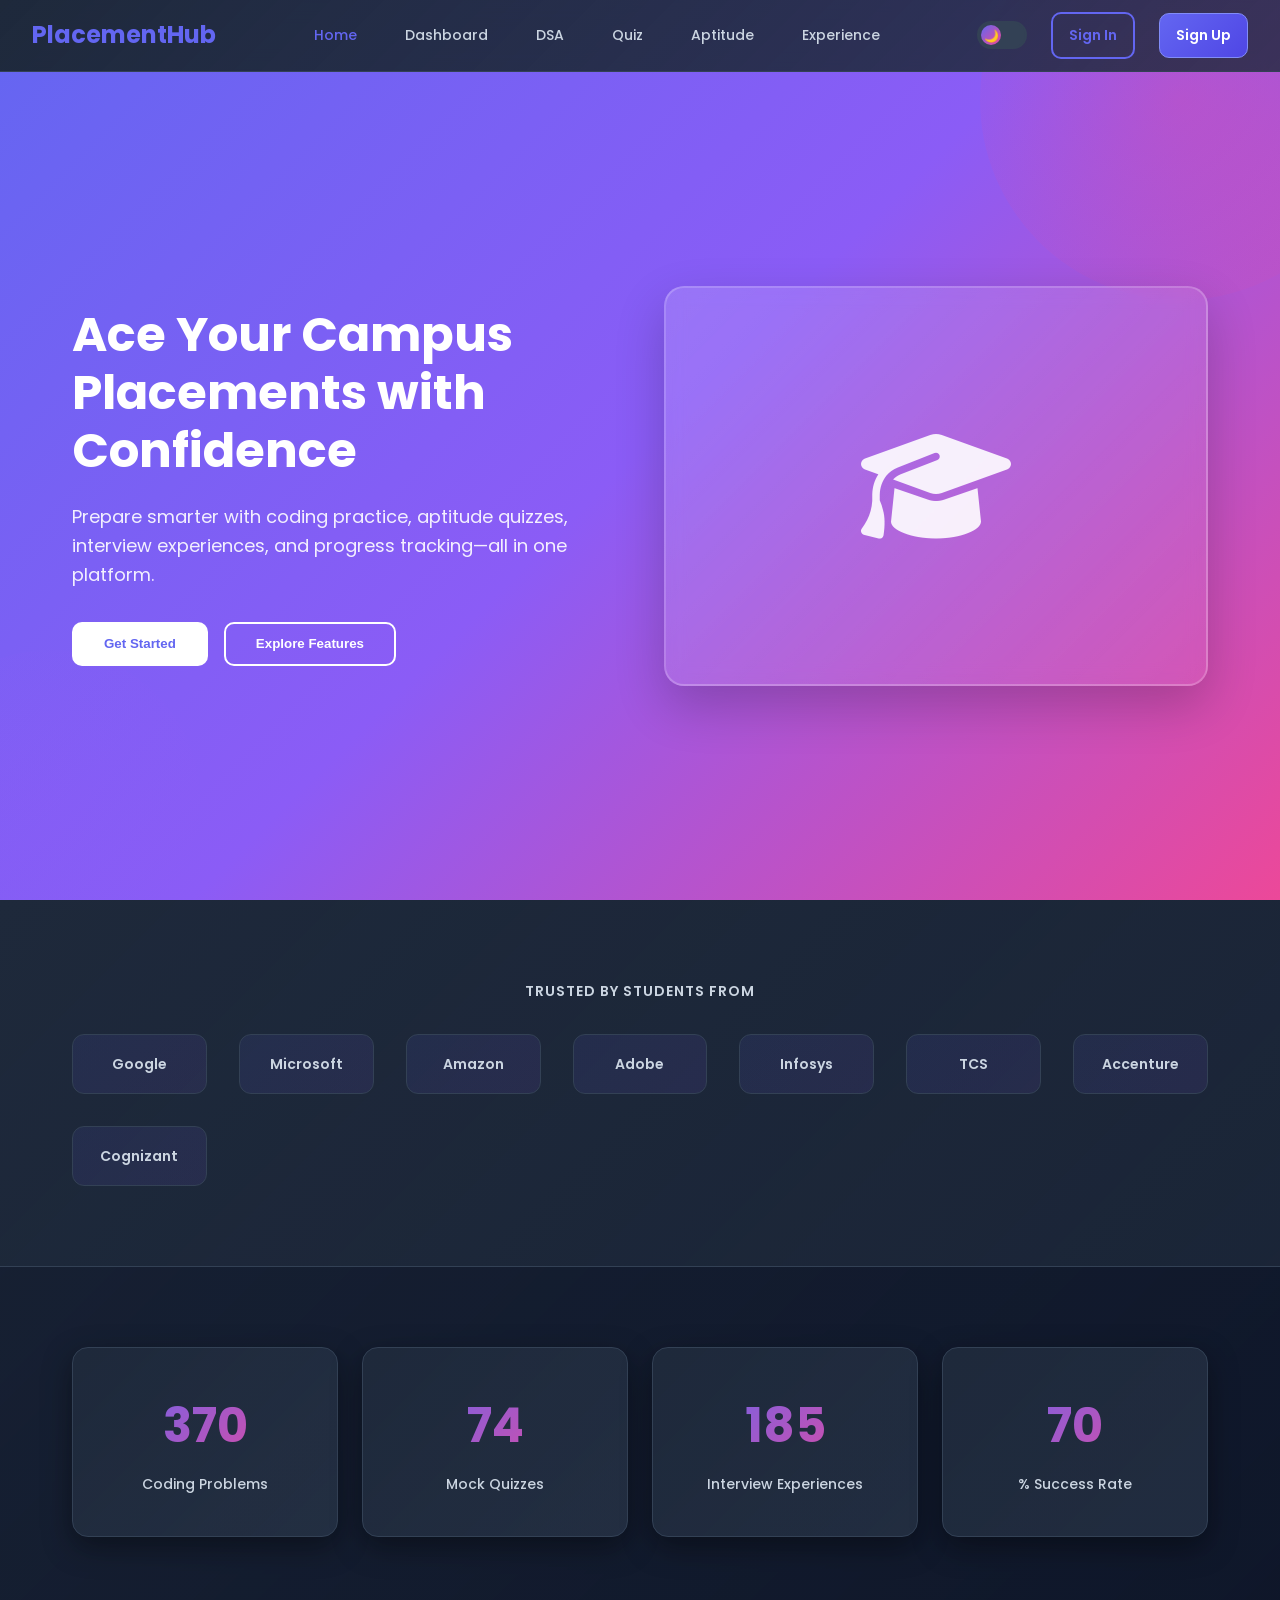
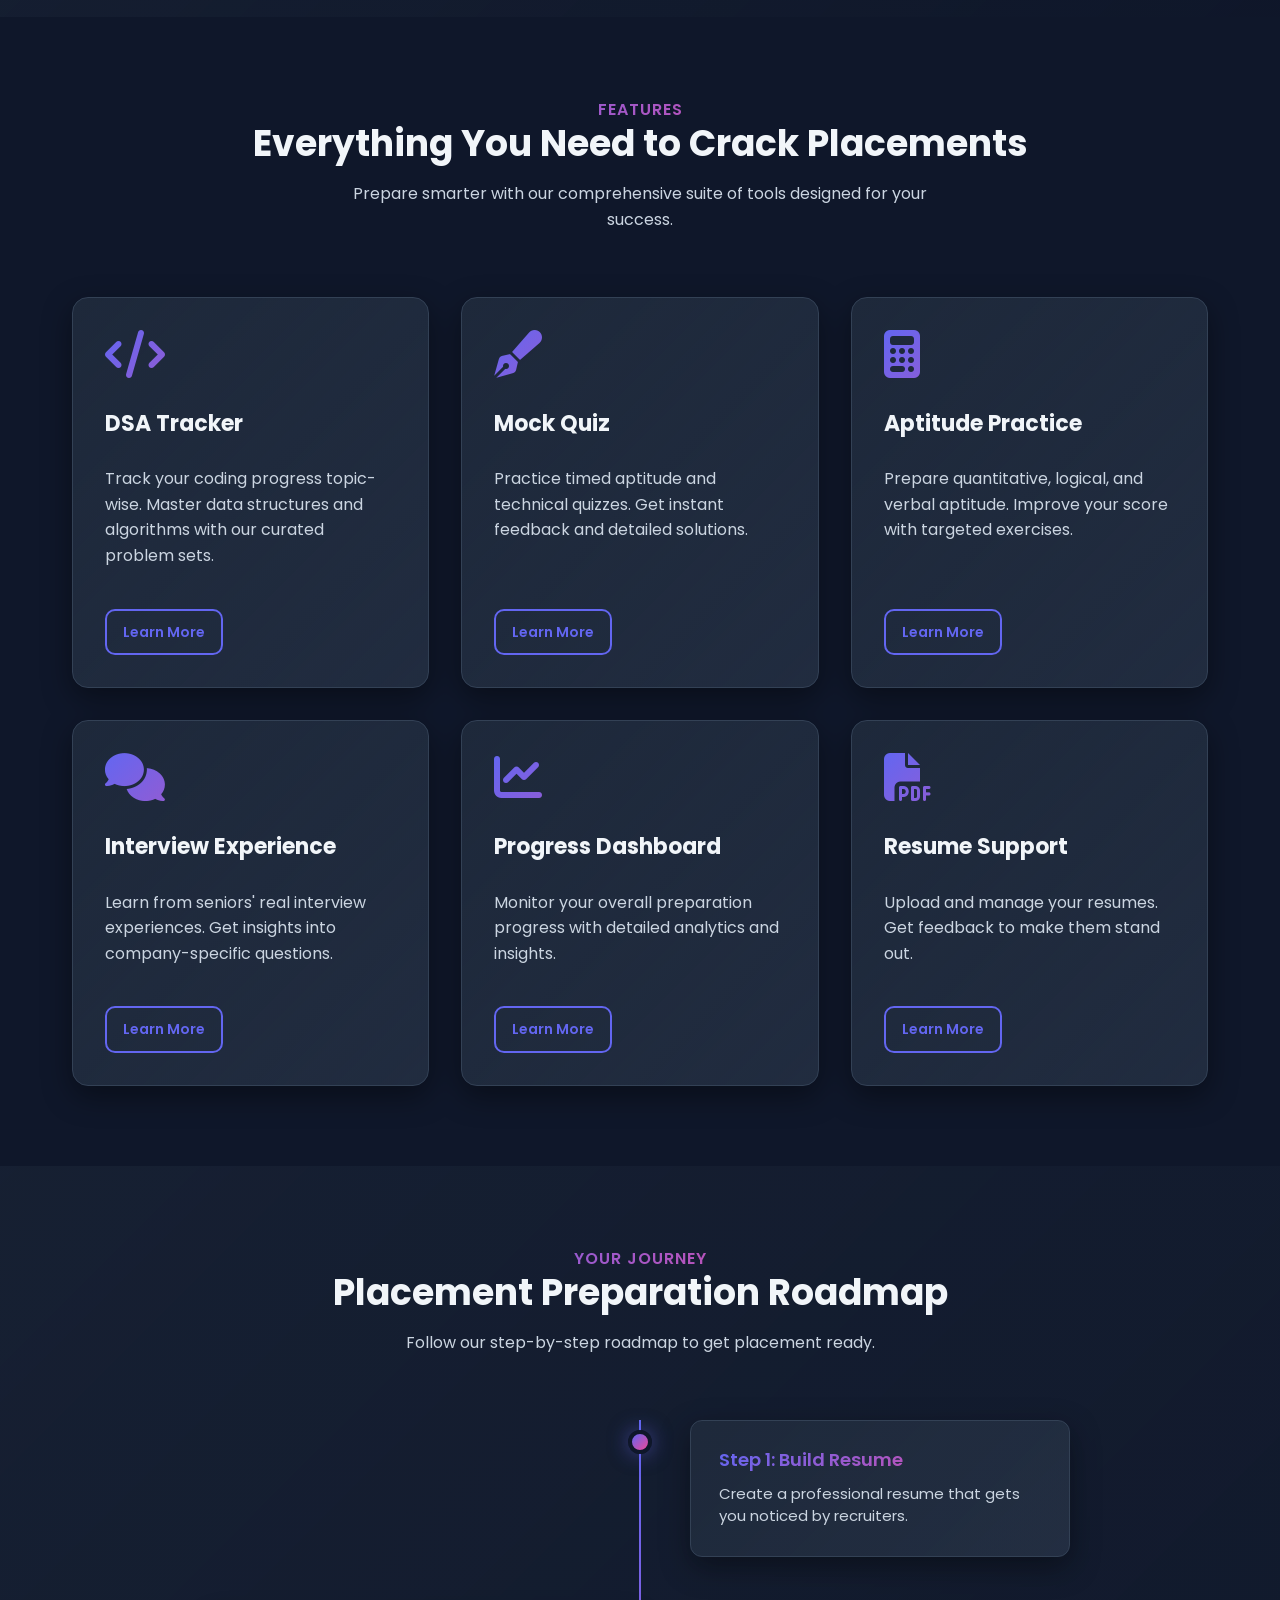
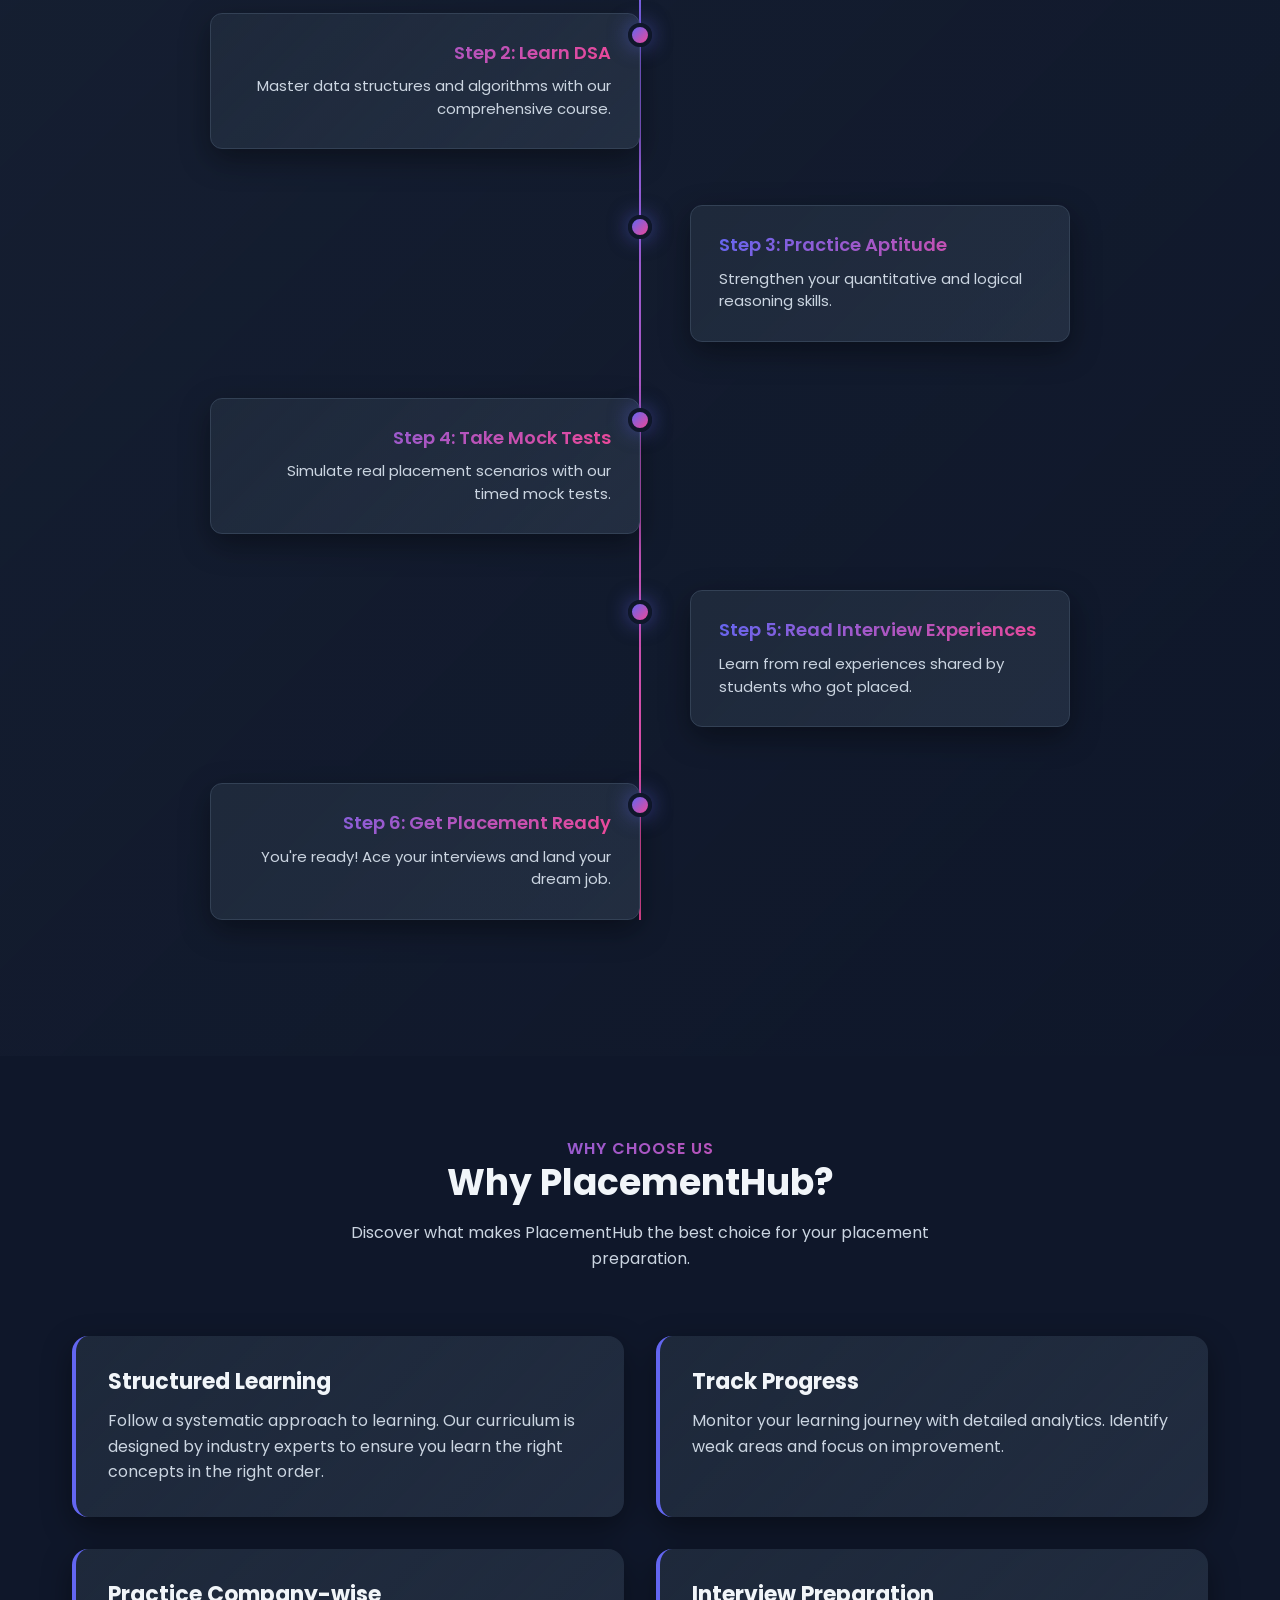
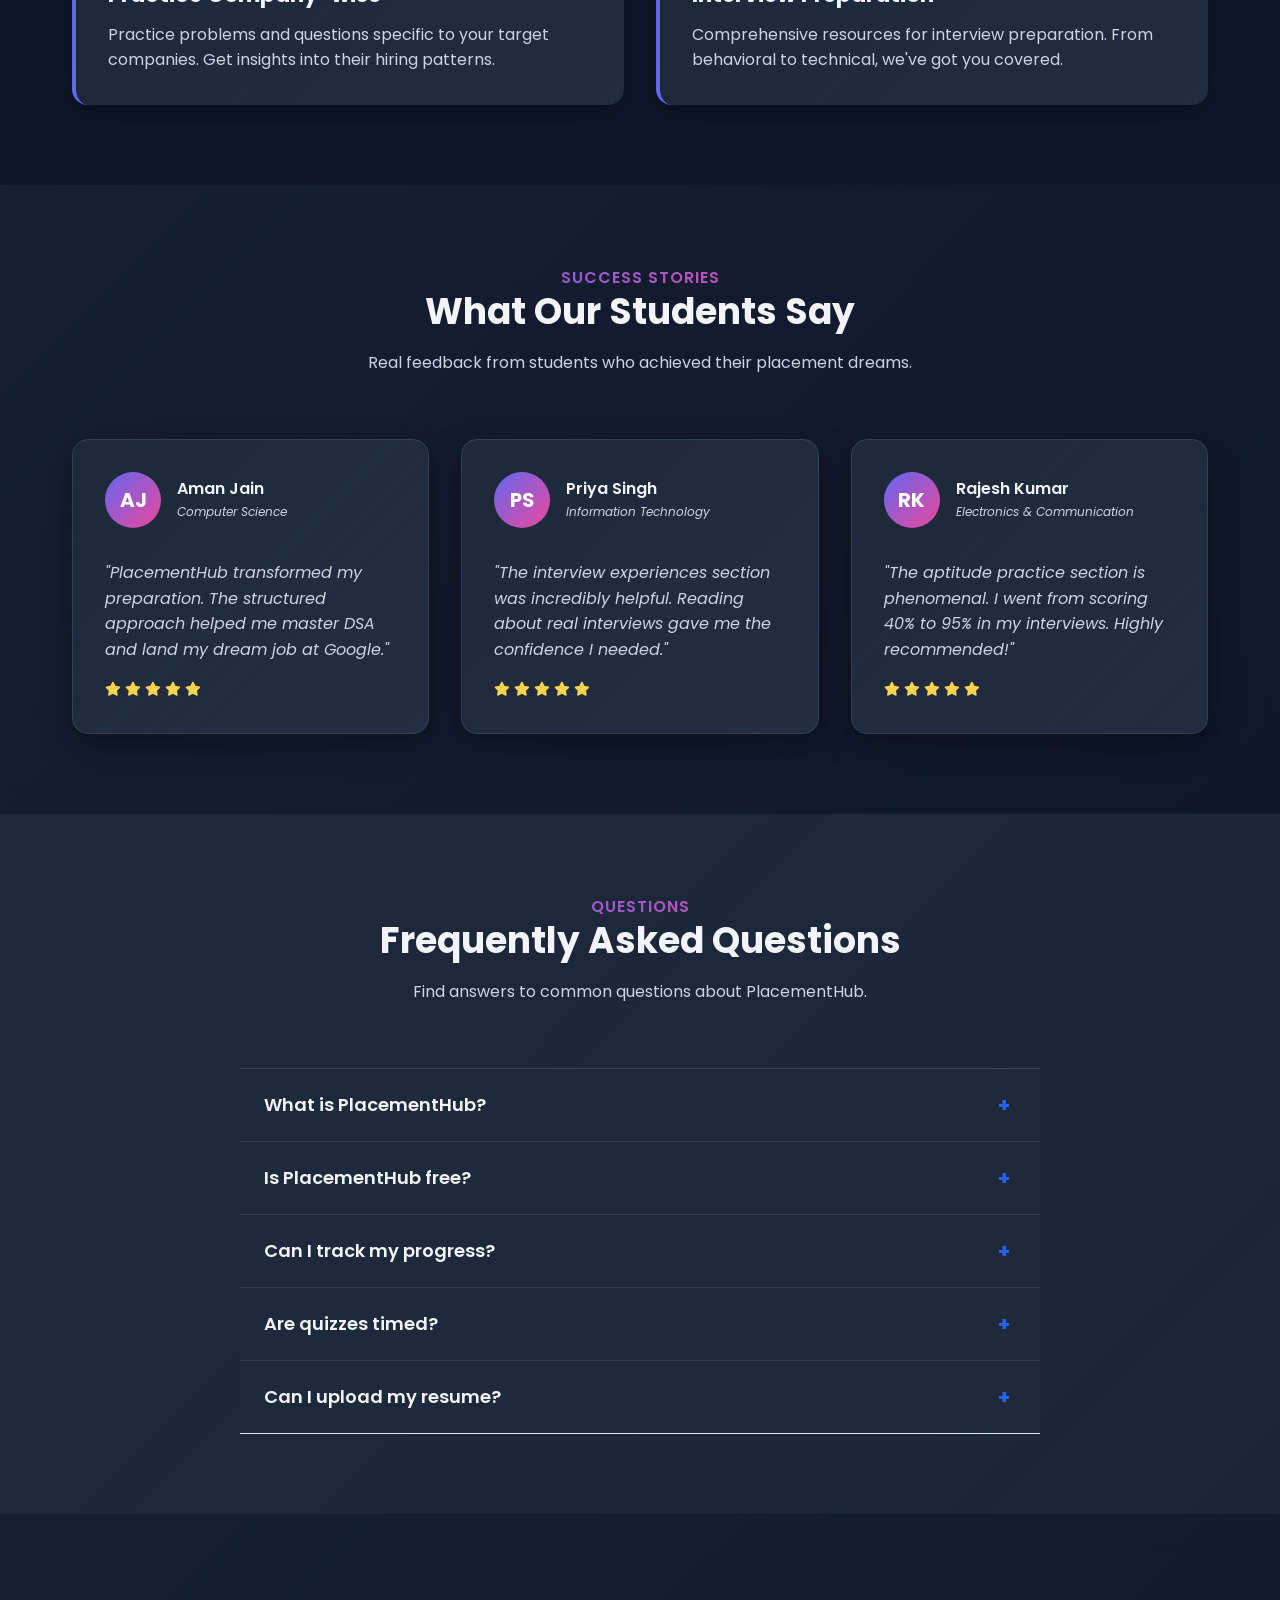
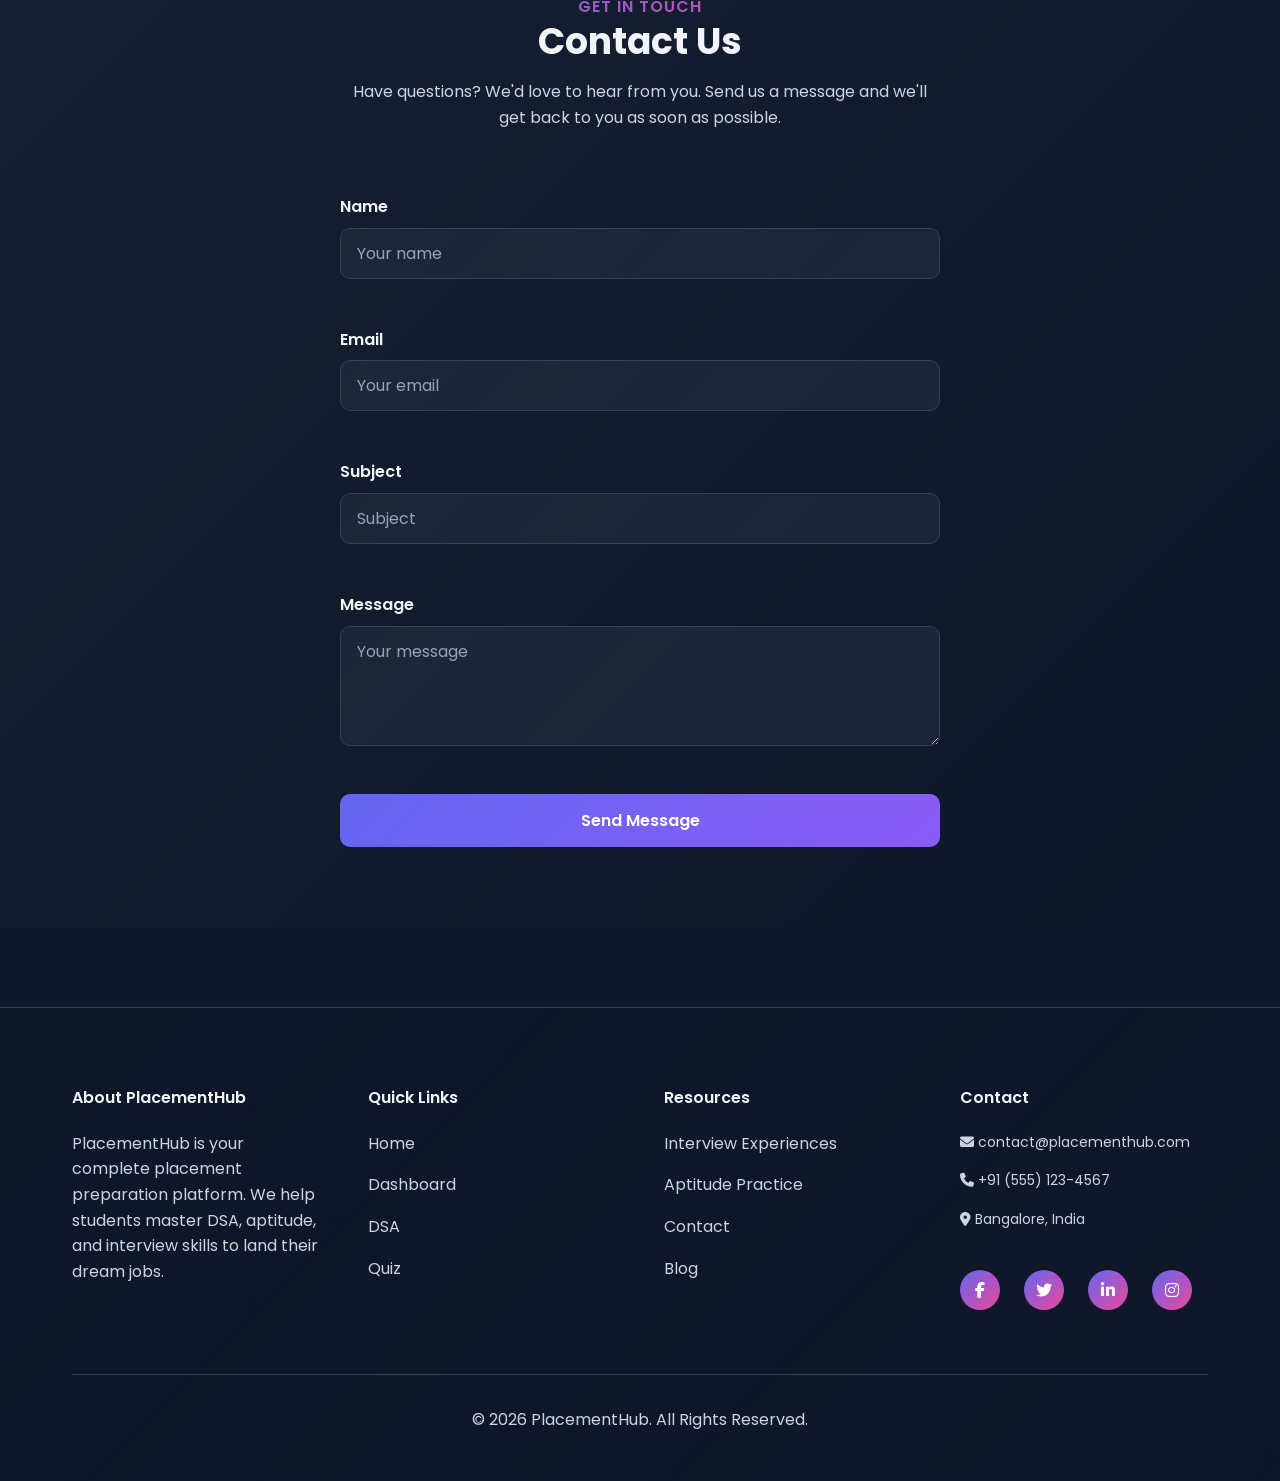
<file: index.html>
<!DOCTYPE html>
<html lang="en">
<head>
  <meta charset="UTF-8">
  <meta name="viewport" content="width=device-width, initial-scale=1.0">
  <title>PlacementHub - Your Complete Placement Preparation Platform</title>
  <link href="https://fonts.googleapis.com/css2?family=Poppins:wght@400;500;600;700&display=swap" rel="stylesheet">
  <link rel="stylesheet" href="https://cdnjs.cloudflare.com/ajax/libs/font-awesome/6.4.0/css/all.min.css">
  <link rel="stylesheet" href="css/style.css">
  <link rel="stylesheet" href="css/home.css">
</head>
<body>
  <!-- Navbar -->
  <nav class="navbar">
    <a href="index.html" class="navbar-logo">PlacementHub</a>
    <div class="navbar-center">
      <a href="index.html" class="nav-link">Home</a>
      <a href="dashboard.html" class="nav-link">Dashboard</a>
      <a href="dsa.html" class="nav-link">DSA</a>
      <a href="quiz.html" class="nav-link">Quiz</a>
      <a href="aptitude.html" class="nav-link">Aptitude</a>
      <a href="experience.html" class="nav-link">Experience</a>
    </div>
    <div class="navbar-right">
      <div class="theme-toggle">
        <div class="toggle-circle">🌙</div>
      </div>
      <a href="signin.html" class="btn btn-secondary btn-sm">Sign In</a>
      <a href="signup.html" class="btn btn-primary btn-sm">Sign Up</a>
    </div>
    <div class="hamburger">
      <span></span>
      <span></span>
      <span></span>
    </div>
  </nav>

  <main>
    <!-- Hero Section -->
    <section class="hero-section">
      <div class="hero-content">
        <div class="hero-text">
          <h1>Ace Your Campus Placements with Confidence</h1>
          <p>Prepare smarter with coding practice, aptitude quizzes, interview experiences, and progress tracking—all in one platform.</p>
          <div class="hero-buttons">
            <button class="btn-hero-primary">Get Started</button>
            <button class="btn-hero-secondary">Explore Features</button>
          </div>
        </div>
        <div class="hero-illustration">
          <i class="fas fa-graduation-cap"></i>
        </div>
      </div>
    </section>

    <!-- Trusted By Section -->
    <section class="trusted-section">
      <div class="container">
        <p class="trusted-title">Trusted By Students From</p>
        <div class="company-logo-grid">
          <div class="company-logo">Google</div>
          <div class="company-logo">Microsoft</div>
          <div class="company-logo">Amazon</div>
          <div class="company-logo">Adobe</div>
          <div class="company-logo">Infosys</div>
          <div class="company-logo">TCS</div>
          <div class="company-logo">Accenture</div>
          <div class="company-logo">Cognizant</div>
        </div>
      </div>
    </section>

    <!-- Statistics Section -->
    <section class="section stats-section">
      <div class="container">
        <div class="stats-grid">
          <div class="stats-card fade-on-scroll">
            <div class="number" data-target="500">0</div>
            <p class="title">Coding Problems</p>
          </div>
          <div class="stats-card fade-on-scroll">
            <div class="number" data-target="100">0</div>
            <p class="title">Mock Quizzes</p>
          </div>
          <div class="stats-card fade-on-scroll">
            <div class="number" data-target="250">0</div>
            <p class="title">Interview Experiences</p>
          </div>
          <div class="stats-card fade-on-scroll">
            <div class="number" data-target="95">0</div>
            <p class="title">% Success Rate</p>
          </div>
        </div>
      </div>
    </section>

    <!-- Features Section -->
    <section class="section features-section">
      <div class="container">
        <div class="section-heading">
          <p class="section-heading-label">Features</p>
          <h2>Everything You Need to Crack Placements</h2>
          <p>Prepare smarter with our comprehensive suite of tools designed for your success.</p>
        </div>
        <div class="features-grid">
          <div class="feature-card fade-on-scroll reveal">
            <i class="fas fa-code feature-icon"></i>
            <h3>DSA Tracker</h3>
            <p>Track your coding progress topic-wise. Master data structures and algorithms with our curated problem sets.</p>
            <a href="dsa.html" class="btn btn-secondary btn-sm">Learn More</a>
          </div>
          <div class="feature-card fade-on-scroll reveal">
            <i class="fas fa-pen-fancy feature-icon"></i>
            <h3>Mock Quiz</h3>
            <p>Practice timed aptitude and technical quizzes. Get instant feedback and detailed solutions.</p>
            <a href="#" class="btn btn-secondary btn-sm">Learn More</a>
          </div>
          <div class="feature-card fade-on-scroll reveal">
            <i class="fas fa-calculator feature-icon"></i>
            <h3>Aptitude Practice</h3>
            <p>Prepare quantitative, logical, and verbal aptitude. Improve your score with targeted exercises.</p>
            <a href="aptitude.html" class="btn btn-secondary btn-sm">Learn More</a>
          </div>
          <div class="feature-card fade-on-scroll reveal">
            <i class="fas fa-comments feature-icon"></i>
            <h3>Interview Experience</h3>
            <p>Learn from seniors' real interview experiences. Get insights into company-specific questions.</p>
            <a href="experience.html" class="btn btn-secondary btn-sm">Learn More</a>
          </div>
          <div class="feature-card fade-on-scroll reveal">
            <i class="fas fa-chart-line feature-icon"></i>
            <h3>Progress Dashboard</h3>
            <p>Monitor your overall preparation progress with detailed analytics and insights.</p>
            <a href="dashboard.html" class="btn btn-secondary btn-sm">Learn More</a>
          </div>
          <div class="feature-card fade-on-scroll reveal">
            <i class="fas fa-file-pdf feature-icon"></i>
            <h3>Resume Support</h3>
            <p>Upload and manage your resumes. Get feedback to make them stand out.</p>
            <a href="dashboard.html" class="btn btn-secondary btn-sm">Learn More</a>
          </div>
        </div>
      </div>
    </section>

    <!-- Roadmap Section -->
    <section class="section roadmap-section">
      <div class="container">
        <div class="section-heading">
          <p class="section-heading-label">Your Journey</p>
          <h2>Placement Preparation Roadmap</h2>
          <p>Follow our step-by-step roadmap to get placement ready.</p>
        </div>
        <div class="roadmap-timeline">
          <div class="roadmap-step fade-on-scroll">
            <div class="roadmap-content">
              <h4>Step 1: Build Resume</h4>
              <p>Create a professional resume that gets you noticed by recruiters.</p>
            </div>
          </div>
          <div class="roadmap-step fade-on-scroll">
            <div class="roadmap-content">
              <h4>Step 2: Learn DSA</h4>
              <p>Master data structures and algorithms with our comprehensive course.</p>
            </div>
          </div>
          <div class="roadmap-step fade-on-scroll">
            <div class="roadmap-content">
              <h4>Step 3: Practice Aptitude</h4>
              <p>Strengthen your quantitative and logical reasoning skills.</p>
            </div>
          </div>
          <div class="roadmap-step fade-on-scroll">
            <div class="roadmap-content">
              <h4>Step 4: Take Mock Tests</h4>
              <p>Simulate real placement scenarios with our timed mock tests.</p>
            </div>
          </div>
          <div class="roadmap-step fade-on-scroll">
            <div class="roadmap-content">
              <h4>Step 5: Read Interview Experiences</h4>
              <p>Learn from real experiences shared by students who got placed.</p>
            </div>
          </div>
          <div class="roadmap-step fade-on-scroll">
            <div class="roadmap-content">
              <h4>Step 6: Get Placement Ready</h4>
              <p>You're ready! Ace your interviews and land your dream job.</p>
            </div>
          </div>
        </div>
      </div>
    </section>

    <!-- Why Choose Section -->
    <section class="section why-choose-section">
      <div class="container">
        <div class="section-heading">
          <p class="section-heading-label">Why Choose Us</p>
          <h2>Why PlacementHub?</h2>
          <p>Discover what makes PlacementHub the best choice for your placement preparation.</p>
        </div>
        <div class="why-choose-grid">
          <div class="why-choose-card fade-on-scroll reveal">
            <h3>Structured Learning</h3>
            <p>Follow a systematic approach to learning. Our curriculum is designed by industry experts to ensure you learn the right concepts in the right order.</p>
          </div>
          <div class="why-choose-card fade-on-scroll reveal">
            <h3>Track Progress</h3>
            <p>Monitor your learning journey with detailed analytics. Identify weak areas and focus on improvement.</p>
          </div>
          <div class="why-choose-card fade-on-scroll reveal">
            <h3>Practice Company-wise</h3>
            <p>Practice problems and questions specific to your target companies. Get insights into their hiring patterns.</p>
          </div>
          <div class="why-choose-card fade-on-scroll reveal">
            <h3>Interview Preparation</h3>
            <p>Comprehensive resources for interview preparation. From behavioral to technical, we've got you covered.</p>
          </div>
        </div>
      </div>
    </section>

    <!-- Testimonials Section -->
    <section class="section testimonials-section">
      <div class="container">
        <div class="section-heading">
          <p class="section-heading-label">Success Stories</p>
          <h2>What Our Students Say</h2>
          <p>Real feedback from students who achieved their placement dreams.</p>
        </div>
        <div class="testimonials-grid">
          <div class="testimonial-card fade-on-scroll reveal">
            <div class="testimonial-header">
              <div class="testimonial-avatar">AJ</div>
              <div class="testimonial-info">
                <h4>Aman Jain</h4>
                <p class="branch">Computer Science</p>
              </div>
            </div>
            <p class="testimonial-text">"PlacementHub transformed my preparation. The structured approach helped me master DSA and land my dream job at Google."</p>
            <div class="testimonial-rating">
              <i class="fas fa-star"></i>
              <i class="fas fa-star"></i>
              <i class="fas fa-star"></i>
              <i class="fas fa-star"></i>
              <i class="fas fa-star"></i>
            </div>
          </div>
          <div class="testimonial-card fade-on-scroll reveal">
            <div class="testimonial-header">
              <div class="testimonial-avatar">PS</div>
              <div class="testimonial-info">
                <h4>Priya Singh</h4>
                <p class="branch">Information Technology</p>
              </div>
            </div>
            <p class="testimonial-text">"The interview experiences section was incredibly helpful. Reading about real interviews gave me the confidence I needed."</p>
            <div class="testimonial-rating">
              <i class="fas fa-star"></i>
              <i class="fas fa-star"></i>
              <i class="fas fa-star"></i>
              <i class="fas fa-star"></i>
              <i class="fas fa-star"></i>
            </div>
          </div>
          <div class="testimonial-card fade-on-scroll reveal">
            <div class="testimonial-header">
              <div class="testimonial-avatar">RK</div>
              <div class="testimonial-info">
                <h4>Rajesh Kumar</h4>
                <p class="branch">Electronics & Communication</p>
              </div>
            </div>
            <p class="testimonial-text">"The aptitude practice section is phenomenal. I went from scoring 40% to 95% in my interviews. Highly recommended!"</p>
            <div class="testimonial-rating">
              <i class="fas fa-star"></i>
              <i class="fas fa-star"></i>
              <i class="fas fa-star"></i>
              <i class="fas fa-star"></i>
              <i class="fas fa-star"></i>
            </div>
          </div>
        </div>
      </div>
    </section>

    <!-- FAQ Section -->
    <section class="section faq-section">
      <div class="container">
        <div class="section-heading">
          <p class="section-heading-label">Questions</p>
          <h2>Frequently Asked Questions</h2>
          <p>Find answers to common questions about PlacementHub.</p>
        </div>
        <div class="faq-container">
          <div class="accordion">
            <div class="accordion-item">
              <div class="accordion-header">
                <h4>What is PlacementHub?</h4>
                <span class="accordion-toggle">+</span>
              </div>
              <div class="accordion-content">
                PlacementHub is a comprehensive platform designed to help college students prepare for placements. It offers DSA coding problems, aptitude quizzes, interview experiences, and progress tracking—all in one place.
              </div>
            </div>

            <div class="accordion-item">
              <div class="accordion-header">
                <h4>Is PlacementHub free?</h4>
                <span class="accordion-toggle">+</span>
              </div>
              <div class="accordion-content">
                Yes! PlacementHub offers a free tier with access to core features. We also offer premium plans for advanced features and personalized mentoring.
              </div>
            </div>

            <div class="accordion-item">
              <div class="accordion-header">
                <h4>Can I track my progress?</h4>
                <span class="accordion-toggle">+</span>
              </div>
              <div class="accordion-content">
                Absolutely! Our progress dashboard provides detailed analytics about your learning journey. You can track problems solved, quizzes attempted, and overall preparation status.
              </div>
            </div>

            <div class="accordion-item">
              <div class="accordion-header">
                <h4>Are quizzes timed?</h4>
                <span class="accordion-toggle">+</span>
              </div>
              <div class="accordion-content">
                Yes, our quizzes are timed to simulate real placement scenarios. This helps you practice time management and builds your confidence for actual interviews.
              </div>
            </div>

            <div class="accordion-item">
              <div class="accordion-header">
                <h4>Can I upload my resume?</h4>
                <span class="accordion-toggle">+</span>
              </div>
              <div class="accordion-content">
                Yes! You can upload your resume and get feedback from our community. Share it for review or use our templates to create a professional resume.
              </div>
            </div>
          </div>
        </div>
      </div>
    </section>

    <!-- Contact Section -->
    <section class="section contact-section">
      <div class="container">
        <div class="section-heading">
          <p class="section-heading-label">Get In Touch</p>
          <h2>Contact Us</h2>
          <p>Have questions? We'd love to hear from you. Send us a message and we'll get back to you as soon as possible.</p>
        </div>
        <div class="contact-container">
          <form class="contact-form">
            <div class="form-group">
              <label class="form-label">Name</label>
              <input type="text" class="form-input" placeholder="Your name" required>
            </div>
            <div class="form-group">
              <label class="form-label">Email</label>
              <input type="email" class="form-input" placeholder="Your email" required>
            </div>
            <div class="form-group">
              <label class="form-label">Subject</label>
              <input type="text" class="form-input" placeholder="Subject" required>
            </div>
            <div class="form-group">
              <label class="form-label">Message</label>
              <textarea class="form-textarea" placeholder="Your message" required></textarea>
            </div>
            <button type="submit" class="contact-submit">Send Message</button>
          </form>
        </div>
      </div>
    </section>
  </main>

  <!-- Footer -->
  <footer>
    <div class="container">
      <div class="footer-content">
        <div class="footer-column">
          <h4>About PlacementHub</h4>
          <p>PlacementHub is your complete placement preparation platform. We help students master DSA, aptitude, and interview skills to land their dream jobs.</p>
        </div>
        <div class="footer-column">
          <h4>Quick Links</h4>
          <ul>
            <li><a href="index.html">Home</a></li>
            <li><a href="dashboard.html">Dashboard</a></li>
            <li><a href="dsa.html">DSA</a></li>
            <li><a href="quiz.html">Quiz</a></li>
          </ul>
        </div>
        <div class="footer-column">
          <h4>Resources</h4>
          <ul>
            <li><a href="experience.html">Interview Experiences</a></li>
            <li><a href="aptitude.html">Aptitude Practice</a></li>
            <li><a href="#contact">Contact</a></li>
            <li><a href="#">Blog</a></li>
          </ul>
        </div>
        <div class="footer-column">
          <h4>Contact</h4>
          <div class="footer-contact">
            <p><i class="fas fa-envelope"></i> contact@placementhub.com</p>
            <p><i class="fas fa-phone"></i> +91 (555) 123-4567</p>
            <p><i class="fas fa-map-marker-alt"></i> Bangalore, India</p>
            <div class="footer-social">
              <a href="#" title="Facebook"><i class="fab fa-facebook-f"></i></a>
              <a href="#" title="Twitter"><i class="fab fa-twitter"></i></a>
              <a href="#" title="LinkedIn"><i class="fab fa-linkedin-in"></i></a>
              <a href="#" title="Instagram"><i class="fab fa-instagram"></i></a>
            </div>
          </div>
        </div>
      </div>
      <div class="footer-bottom">
        <p>&copy; 2026 PlacementHub. All Rights Reserved.</p>
      </div>
    </div>
  </footer>

  <script src="js/script.js"></script>
</body>
</html>
</file>
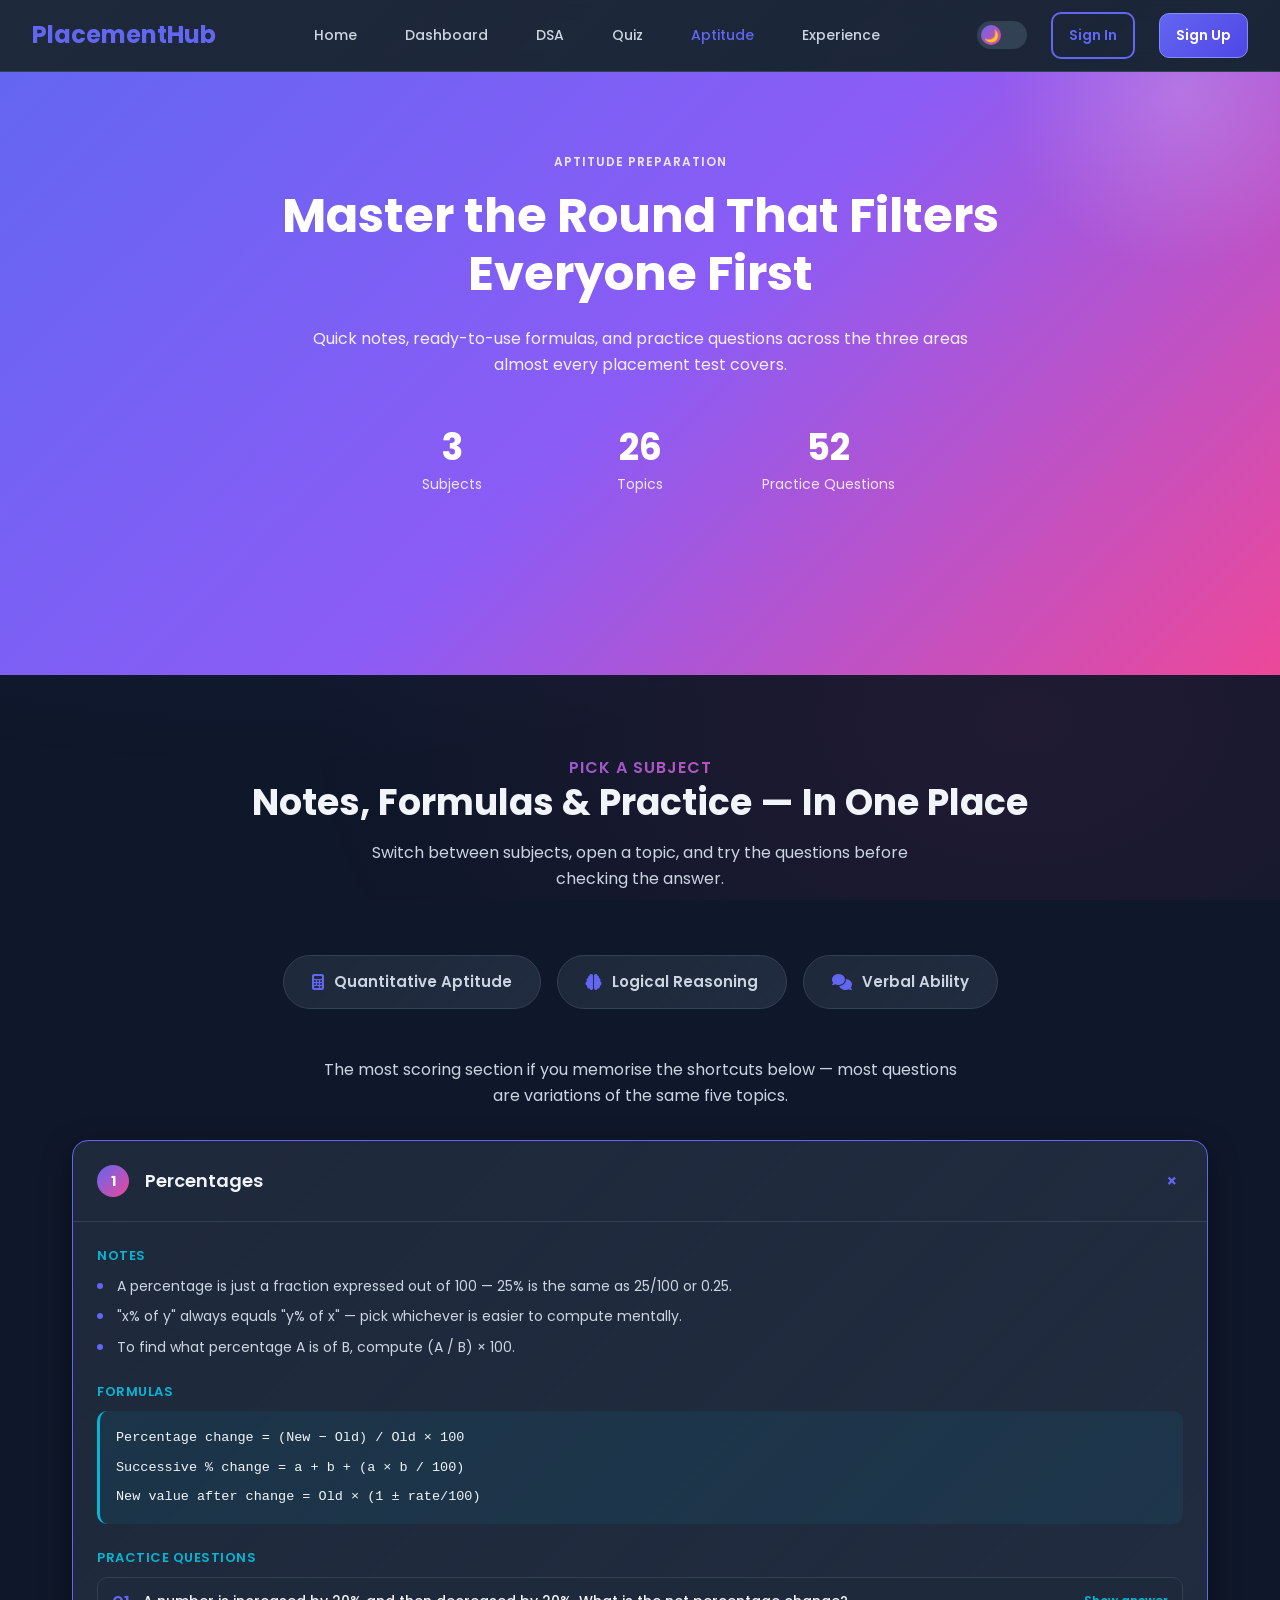
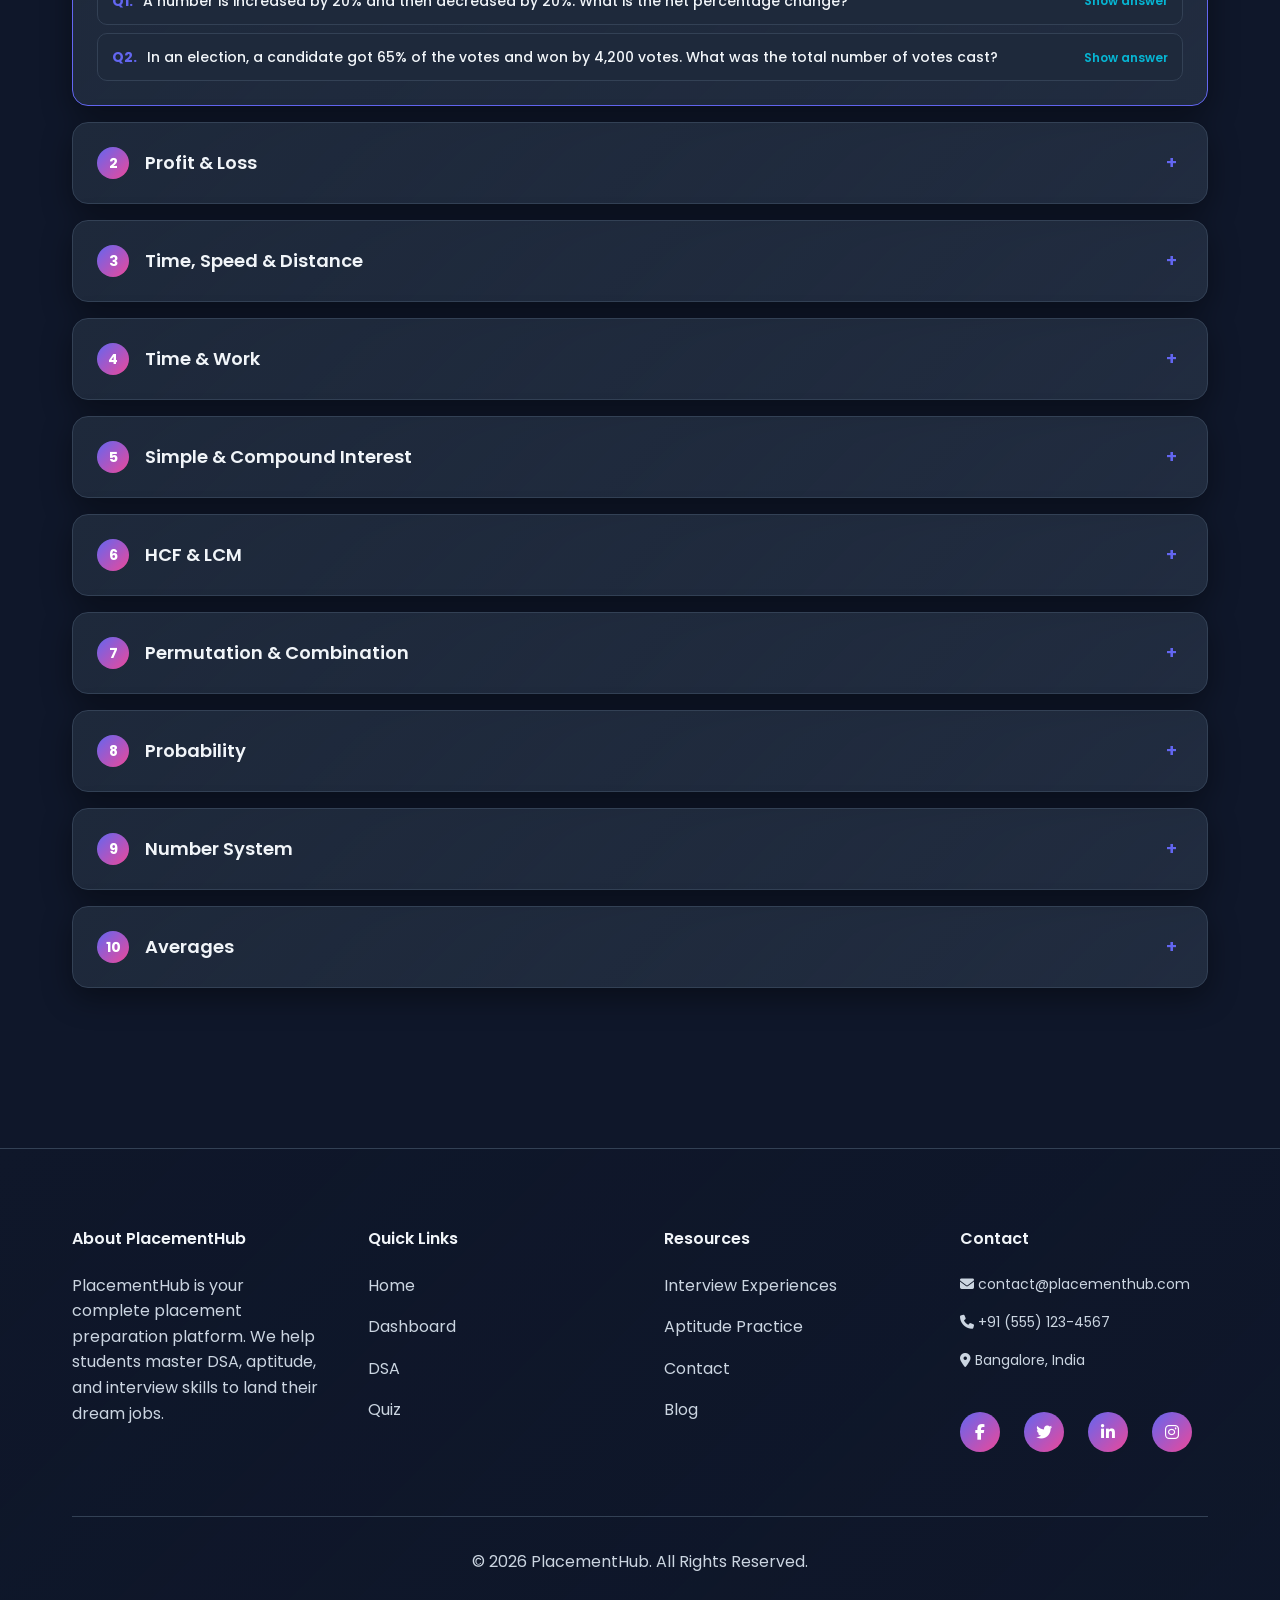
<file: aptitude.html>
<!DOCTYPE html>
<html lang="en">
<head>
  <meta charset="UTF-8">
  <meta name="viewport" content="width=device-width, initial-scale=1.0">
  <title>Aptitude Preparation - PlacementHub</title>
  <link href="https://fonts.googleapis.com/css2?family=Poppins:wght@400;500;600;700&display=swap" rel="stylesheet">
  <link rel="stylesheet" href="https://cdnjs.cloudflare.com/ajax/libs/font-awesome/6.4.0/css/all.min.css">
  <link rel="stylesheet" href="css/style.css">
  <link rel="stylesheet" href="css/aptitude.css">
</head>
<body>

  <!-- Navbar -->
  <nav class="navbar">
    <a href="index.html" class="navbar-logo">PlacementHub</a>
    <div class="navbar-center">
      <a href="index.html" class="nav-link">Home</a>
      <a href="dashboard.html" class="nav-link">Dashboard</a>
      <a href="dsa.html" class="nav-link">DSA</a>
      <a href="quiz.html" class="nav-link">Quiz</a>
      <a href="aptitude.html" class="nav-link active">Aptitude</a>
      <a href="experience.html" class="nav-link">Experience</a>
    </div>
    <div class="navbar-right">
      <div class="theme-toggle">
        <div class="toggle-circle">🌙</div>
      </div>
      <a href="signin.html" class="btn btn-secondary btn-sm">Sign In</a>
      <a href="signup.html" class="btn btn-primary btn-sm">Sign Up</a>
    </div>
    <div class="hamburger">
      <span></span>
      <span></span>
      <span></span>
    </div>
  </nav>

  <main>
    <!-- Page Banner -->
    <section class="page-banner">
      <div class="container">
        <p class="page-banner-label">Aptitude Preparation</p>
        <h1>Master the Round That Filters Everyone First</h1>
        <p class="page-banner-text">
          Quick notes, ready-to-use formulas, and practice questions across the three areas
          almost every placement test covers.
        </p>
        <div class="banner-stats">
          <div class="banner-stat">
            <span class="banner-stat-number">3</span>
            <span class="banner-stat-title">Subjects</span>
          </div>
          <div class="banner-stat">
            <span class="banner-stat-number">26</span>
            <span class="banner-stat-title">Topics</span>
          </div>
          <div class="banner-stat">
            <span class="banner-stat-number">52</span>
            <span class="banner-stat-title">Practice Questions</span>
          </div>
        </div>
      </div>
    </section>

    <!-- Aptitude Explorer -->
    <section class="section aptitude-section">
      <div class="container">

        <div class="section-heading">
          <p class="section-heading-label">Pick A Subject</p>
          <h2>Notes, Formulas &amp; Practice — In One Place</h2>
          <p>Switch between subjects, open a topic, and try the questions before checking the answer.</p>
        </div>

        <!-- Subject selectors -->
        <input class="subject-input" type="radio" name="subject" id="s-quant" checked>
        <input class="subject-input" type="radio" name="subject" id="s-logical">
        <input class="subject-input" type="radio" name="subject" id="s-verbal">

        <div class="subject-tabs">
          <label class="subject-tab" for="s-quant"><i class="fas fa-calculator"></i> Quantitative Aptitude</label>
          <label class="subject-tab" for="s-logical"><i class="fas fa-brain"></i> Logical Reasoning</label>
          <label class="subject-tab" for="s-verbal"><i class="fas fa-comments"></i> Verbal Ability</label>
        </div>

        <div class="subject-panels">

          <!-- ============ QUANTITATIVE APTITUDE ============ -->
          <div class="subject-panel" id="panel-quant">
            <p class="subject-panel-intro">The most scoring section if you memorise the shortcuts below — most questions are variations of the same five topics.</p>

            <div class="topic-accordion">

              <details class="topic-item" open>
                <summary><span class="topic-number">1</span> Percentages <span class="topic-toggle">+</span></summary>
                <div class="topic-body">
                  <p class="topic-subhead">Notes</p>
                  <ul class="topic-notes">
                    <li>A percentage is just a fraction expressed out of 100 — 25% is the same as 25/100 or 0.25.</li>
                    <li>"x% of y" always equals "y% of x" — pick whichever is easier to compute mentally.</li>
                    <li>To find what percentage A is of B, compute (A / B) × 100.</li>
                  </ul>

                  <p class="topic-subhead">Formulas</p>
                  <div class="formula-box">
                    <code>Percentage change = (New − Old) / Old × 100</code>
                    <code>Successive % change = a + b + (a × b / 100)</code>
                    <code>New value after change = Old × (1 ± rate/100)</code>
                  </div>

                  <p class="topic-subhead">Practice Questions</p>
                  <ol class="question-list">
                    <li>
                      <details class="question-item">
                        <summary>A number is increased by 20% and then decreased by 20%. What is the net percentage change?</summary>
                        <p class="answer"><strong>Answer:</strong> A net decrease of 4%. Using successive change: 20 − 20 + (20 × −20)/100 = −4%.</p>
                      </details>
                    </li>
                    <li>
                      <details class="question-item">
                        <summary>In an election, a candidate got 65% of the votes and won by 4,200 votes. What was the total number of votes cast?</summary>
                        <p class="answer"><strong>Answer:</strong> 14,000. Winning margin = 30% of total = 4,200, so total = 4,200 / 0.30 = 14,000.</p>
                      </details>
                    </li>
                  </ol>
                </div>
              </details>

              <details class="topic-item">
                <summary><span class="topic-number">2</span> Profit &amp; Loss <span class="topic-toggle">+</span></summary>
                <div class="topic-body">
                  <p class="topic-subhead">Notes</p>
                  <ul class="topic-notes">
                    <li>Cost Price (CP) is what the seller paid; Selling Price (SP) is what the buyer pays.</li>
                    <li>Marked Price (MP) is the "sticker price" before any discount is applied.</li>
                    <li>When two articles are sold at the same price with equal % profit and loss, there is always a net loss.</li>
                  </ul>

                  <p class="topic-subhead">Formulas</p>
                  <div class="formula-box">
                    <code>Profit % = (SP − CP) / CP × 100</code>
                    <code>Loss % = (CP − SP) / CP × 100</code>
                    <code>SP = MP × (1 − discount%/100)</code>
                  </div>

                  <p class="topic-subhead">Practice Questions</p>
                  <ol class="question-list">
                    <li>
                      <details class="question-item">
                        <summary>A shopkeeper marks an item 40% above cost price and gives a 25% discount. What is his overall profit or loss %?</summary>
                        <p class="answer"><strong>Answer:</strong> 5% profit. Take CP = 100 → MP = 140 → SP = 140 × 0.75 = 105, so profit = 5%.</p>
                      </details>
                    </li>
                    <li>
                      <details class="question-item">
                        <summary>By selling an article for ₹720, a man loses 10%. At what price should he sell it to gain 15%?</summary>
                        <p class="answer"><strong>Answer:</strong> ₹920. CP = 720 / 0.90 = ₹800. Required SP = 800 × 1.15 = ₹920.</p>
                      </details>
                    </li>
                  </ol>
                </div>
              </details>

              <details class="topic-item">
                <summary><span class="topic-number">3</span> Time, Speed &amp; Distance <span class="topic-toggle">+</span></summary>
                <div class="topic-body">
                  <p class="topic-subhead">Notes</p>
                  <ul class="topic-notes">
                    <li>Speed, distance and time always follow the same core relationship — fix one to solve for the other two.</li>
                    <li>For a moving train crossing a platform, the distance covered = length of train + length of platform.</li>
                    <li>In boats and streams, "downstream" adds the current's speed, "upstream" subtracts it.</li>
                  </ul>

                  <p class="topic-subhead">Formulas</p>
                  <div class="formula-box">
                    <code>Speed = Distance / Time</code>
                    <code>km/h to m/s: multiply by 5/18</code>
                    <code>Downstream speed = boat + stream, Upstream speed = boat − stream</code>
                  </div>

                  <p class="topic-subhead">Practice Questions</p>
                  <ol class="question-list">
                    <li>
                      <details class="question-item">
                        <summary>A train 150 m long crosses a platform 250 m long in 20 seconds. What is the speed of the train in km/h?</summary>
                        <p class="answer"><strong>Answer:</strong> 72 km/h. Total distance = 400 m in 20 s → 20 m/s → 20 × 18/5 = 72 km/h.</p>
                      </details>
                    </li>
                    <li>
                      <details class="question-item">
                        <summary>A boat covers 32 km downstream in 4 hours and the same distance upstream in 8 hours. Find the speed of the boat in still water.</summary>
                        <p class="answer"><strong>Answer:</strong> 6 km/h. Downstream speed = 8 km/h, upstream speed = 4 km/h. Boat speed = (8 + 4)/2 = 6 km/h.</p>
                      </details>
                    </li>
                  </ol>
                </div>
              </details>

              <details class="topic-item">
                <summary><span class="topic-number">4</span> Time &amp; Work <span class="topic-toggle">+</span></summary>
                <div class="topic-body">
                  <p class="topic-subhead">Notes</p>
                  <ul class="topic-notes">
                    <li>Think in terms of "work done per day" (1/n of the job) rather than tracking the whole job at once.</li>
                    <li>When people work together, add their individual one-day work rates.</li>
                    <li>Efficiency and time taken are inversely proportional — more efficient means less time.</li>
                  </ul>

                  <p class="topic-subhead">Formulas</p>
                  <div class="formula-box">
                    <code>If A finishes work in n days, A's 1-day work = 1/n</code>
                    <code>Combined 1-day work = 1/A + 1/B</code>
                    <code>Total time together = 1 / (1/A + 1/B)</code>
                  </div>

                  <p class="topic-subhead">Practice Questions</p>
                  <ol class="question-list">
                    <li>
                      <details class="question-item">
                        <summary>A can do a piece of work in 12 days and B in 18 days. In how many days can they finish it together?</summary>
                        <p class="answer"><strong>Answer:</strong> 7.2 days. Combined rate = 1/12 + 1/18 = 5/36, so time = 36/5 = 7.2 days.</p>
                      </details>
                    </li>
                    <li>
                      <details class="question-item">
                        <summary>A and B together can finish a job in 10 days. A alone can do it in 15 days. How long would B alone take?</summary>
                        <p class="answer"><strong>Answer:</strong> 30 days. B's rate = 1/10 − 1/15 = 1/30, so B alone takes 30 days.</p>
                      </details>
                    </li>
                  </ol>
                </div>
              </details>

              <details class="topic-item">
                <summary><span class="topic-number">5</span> Simple &amp; Compound Interest <span class="topic-toggle">+</span></summary>
                <div class="topic-body">
                  <p class="topic-subhead">Notes</p>
                  <ul class="topic-notes">
                    <li>Simple interest is calculated only on the original principal, every year.</li>
                    <li>Compound interest is calculated on principal + accumulated interest, so it grows faster.</li>
                    <li>For short durations (1–2 years) at the same rate, CI is only slightly more than SI.</li>
                  </ul>

                  <p class="topic-subhead">Formulas</p>
                  <div class="formula-box">
                    <code>SI = (P × R × T) / 100</code>
                    <code>CI = P × (1 + R/100)^T − P</code>
                    <code>Difference between CI and SI for 2 years = P × (R/100)²</code>
                  </div>

                  <p class="topic-subhead">Practice Questions</p>
                  <ol class="question-list">
                    <li>
                      <details class="question-item">
                        <summary>Find the compound interest on ₹10,000 for 2 years at 10% per annum, compounded annually.</summary>
                        <p class="answer"><strong>Answer:</strong> ₹2,100. Amount = 10,000 × 1.1² = 12,100, so CI = ₹2,100.</p>
                      </details>
                    </li>
                    <li>
                      <details class="question-item">
                        <summary>The difference between CI and SI on a sum for 2 years at 5% per annum is ₹25. Find the sum.</summary>
                        <p class="answer"><strong>Answer:</strong> ₹10,000. Using difference = P × (R/100)², 25 = P × 0.0025, so P = ₹10,000.</p>
                      </details>
                    </li>
                  </ol>
                </div>
              </details>

              <details class="topic-item">
                <summary><span class="topic-number">6</span> HCF &amp; LCM <span class="topic-toggle">+</span></summary>
                <div class="topic-body">
                  <p class="topic-subhead">Notes</p>
                  <ul class="topic-notes">
                    <li>HCF (Highest Common Factor) is the largest number that divides two or more numbers exactly.</li>
                    <li>LCM (Lowest Common Multiple) is the smallest number that is divisible by all the given numbers.</li>
                    <li>For fractions, find HCF using numerators/denominators separately rather than converting to decimals.</li>
                  </ul>

                  <p class="topic-subhead">Formulas</p>
                  <div class="formula-box">
                    <code>HCF × LCM = Product of the two numbers (for exactly two numbers)</code>
                    <code>HCF of fractions = HCF(numerators) / LCM(denominators)</code>
                    <code>LCM of fractions = LCM(numerators) / HCF(denominators)</code>
                  </div>

                  <p class="topic-subhead">Practice Questions</p>
                  <ol class="question-list">
                    <li>
                      <details class="question-item">
                        <summary>Find the HCF and LCM of 24 and 36.</summary>
                        <p class="answer"><strong>Answer:</strong> HCF = 12, LCM = 72. Since HCF × LCM = 24 × 36 = 864, LCM = 864 / 12 = 72.</p>
                      </details>
                    </li>
                    <li>
                      <details class="question-item">
                        <summary>The HCF of two numbers is 12 and their LCM is 240. If one number is 48, find the other.</summary>
                        <p class="answer"><strong>Answer:</strong> 60. Product of numbers = HCF × LCM = 12 × 240 = 2,880. Other number = 2,880 / 48 = 60.</p>
                      </details>
                    </li>
                  </ol>
                </div>
              </details>

              <details class="topic-item">
                <summary><span class="topic-number">7</span> Permutation &amp; Combination <span class="topic-toggle">+</span></summary>
                <div class="topic-body">
                  <p class="topic-subhead">Notes</p>
                  <ul class="topic-notes">
                    <li>Permutation counts arrangements where order matters; combination counts selections where order doesn't.</li>
                    <li>Use permutation for "arrangement", "ranking", or "seating" problems, and combination for "selection" or "grouping" problems.</li>
                    <li>Factorial notation n! means n × (n−1) × (n−2) × ... × 1, with 0! defined as 1.</li>
                  </ul>

                  <p class="topic-subhead">Formulas</p>
                  <div class="formula-box">
                    <code>nPr = n! / (n − r)!</code>
                    <code>nCr = n! / (r! × (n − r)!)</code>
                    <code>nCr = nC(n − r)</code>
                  </div>

                  <p class="topic-subhead">Practice Questions</p>
                  <ol class="question-list">
                    <li>
                      <details class="question-item">
                        <summary>In how many ways can 5 people be seated in a row?</summary>
                        <p class="answer"><strong>Answer:</strong> 120 ways. 5 people in 5 seats = 5! = 120.</p>
                      </details>
                    </li>
                    <li>
                      <details class="question-item">
                        <summary>From a group of 7 people, in how many ways can a committee of 3 be formed?</summary>
                        <p class="answer"><strong>Answer:</strong> 35 ways. 7C3 = 7! / (3! × 4!) = 35.</p>
                      </details>
                    </li>
                  </ol>
                </div>
              </details>

              <details class="topic-item">
                <summary><span class="topic-number">8</span> Probability <span class="topic-toggle">+</span></summary>
                <div class="topic-body">
                  <p class="topic-subhead">Notes</p>
                  <ul class="topic-notes">
                    <li>Probability of an event = favourable outcomes / total possible outcomes, and always lies between 0 and 1.</li>
                    <li>For independent events, multiply individual probabilities to get the probability of both happening.</li>
                    <li>For mutually exclusive events, add individual probabilities to get the probability of either happening.</li>
                  </ul>

                  <p class="topic-subhead">Formulas</p>
                  <div class="formula-box">
                    <code>P(Event) = Favourable outcomes / Total outcomes</code>
                    <code>P(A and B) = P(A) × P(B), for independent events</code>
                    <code>P(A or B) = P(A) + P(B), for mutually exclusive events</code>
                  </div>

                  <p class="topic-subhead">Practice Questions</p>
                  <ol class="question-list">
                    <li>
                      <details class="question-item">
                        <summary>A die is rolled once. What is the probability of getting a number greater than 4?</summary>
                        <p class="answer"><strong>Answer:</strong> 1/3. Favourable outcomes {5, 6} = 2, total outcomes = 6, so probability = 2/6 = 1/3.</p>
                      </details>
                    </li>
                    <li>
                      <details class="question-item">
                        <summary>A bag contains 4 red and 6 blue balls. One ball is drawn at random. What is the probability it is red?</summary>
                        <p class="answer"><strong>Answer:</strong> 2/5. Favourable = 4, total = 10, so probability = 4/10 = 2/5.</p>
                      </details>
                    </li>
                  </ol>
                </div>
              </details>

              <details class="topic-item">
                <summary><span class="topic-number">9</span> Number System <span class="topic-toggle">+</span></summary>
                <div class="topic-body">
                  <p class="topic-subhead">Notes</p>
                  <ul class="topic-notes">
                    <li>Natural numbers start from 1; whole numbers include 0; integers additionally include negative numbers.</li>
                    <li>A number is divisible by 3 if its digit sum is divisible by 3, and by 9 if its digit sum is divisible by 9.</li>
                    <li>Prime numbers have exactly two factors (1 and itself); 2 is the only even prime number.</li>
                  </ul>

                  <p class="topic-subhead">Formulas</p>
                  <div class="formula-box">
                    <code>Sum of first n natural numbers = n(n + 1) / 2</code>
                    <code>Sum of first n squares = n(n + 1)(2n + 1) / 6</code>
                    <code>Divisibility by 11: (sum of digits at odd places) − (sum of digits at even places) is 0 or a multiple of 11</code>
                  </div>

                  <p class="topic-subhead">Practice Questions</p>
                  <ol class="question-list">
                    <li>
                      <details class="question-item">
                        <summary>What is the remainder when 2^50 is divided by 7?</summary>
                        <p class="answer"><strong>Answer:</strong> 4. Since 2^3 = 8 ≡ 1 (mod 7), 2^50 = (2^3)^16 × 2^2 ≡ 1 × 4 = 4 (mod 7).</p>
                      </details>
                    </li>
                    <li>
                      <details class="question-item">
                        <summary>Find the sum of the first 20 natural numbers.</summary>
                        <p class="answer"><strong>Answer:</strong> 210. Using n(n + 1)/2 = (20 × 21)/2 = 210.</p>
                      </details>
                    </li>
                  </ol>
                </div>
              </details>

              <details class="topic-item">
                <summary><span class="topic-number">10</span> Averages <span class="topic-toggle">+</span></summary>
                <div class="topic-body">
                  <p class="topic-subhead">Notes</p>
                  <ul class="topic-notes">
                    <li>Average is the sum of all values divided by the number of values.</li>
                    <li>Adding a new value shifts the average toward that value, proportional to the size of the group.</li>
                    <li>Weighted average is used when items in a group carry different importance or quantity.</li>
                  </ul>

                  <p class="topic-subhead">Formulas</p>
                  <div class="formula-box">
                    <code>Average = Sum of observations / Number of observations</code>
                    <code>New average after adding one term = (Old sum + New value) / (n + 1)</code>
                    <code>Weighted average = (w1x1 + w2x2 + ...) / (w1 + w2 + ...)</code>
                  </div>

                  <p class="topic-subhead">Practice Questions</p>
                  <ol class="question-list">
                    <li>
                      <details class="question-item">
                        <summary>The average of 5 numbers is 20. If one number is excluded, the average becomes 19. Find the excluded number.</summary>
                        <p class="answer"><strong>Answer:</strong> 24. Original sum = 5 × 20 = 100; remaining sum = 4 × 19 = 76; excluded number = 100 − 76 = 24.</p>
                      </details>
                    </li>
                    <li>
                      <details class="question-item">
                        <summary>The average age of a class of 30 students is 15 years. Including the teacher's age, the average becomes 15.5. Find the teacher's age.</summary>
                        <p class="answer"><strong>Answer:</strong> 30.5 years. Original total = 30 × 15 = 450; new total = 31 × 15.5 = 480.5; teacher's age = 480.5 − 450 = 30.5.</p>
                      </details>
                    </li>
                  </ol>
                </div>
              </details>

            </div>
          </div>

          <!-- ============ LOGICAL REASONING ============ -->
          <div class="subject-panel" id="panel-logical">
            <p class="subject-panel-intro">Less about formulas, more about pattern spotting — the fastest way to improve here is timed practice.</p>

            <div class="topic-accordion">

              <details class="topic-item" open>
                <summary><span class="topic-number">1</span> Blood Relations <span class="topic-toggle">+</span></summary>
                <div class="topic-body">
                  <p class="topic-subhead">Notes</p>
                  <ul class="topic-notes">
                    <li>Draw a quick family tree as you read — don't try to hold the relationships in your head.</li>
                    <li>Use "+" for male and "−" for female next to each name to avoid confusion later in the question.</li>
                    <li>Watch for indirect phrasing like "the only son of my mother's mother" — that's simply "my uncle/maternal uncle".</li>
                  </ul>

                  <p class="topic-subhead">Key Rules</p>
                  <div class="formula-box">
                    <code>Mother's/Father's son = Brother</code>
                    <code>Son's wife = Daughter-in-law</code>
                    <code>Father's/Mother's father = Grandfather</code>
                  </div>

                  <p class="topic-subhead">Practice Questions</p>
                  <ol class="question-list">
                    <li>
                      <details class="question-item">
                        <summary>Pointing to a photograph, a man says, "She is the daughter of my grandfather's only son." How is the girl related to the man?</summary>
                        <p class="answer"><strong>Answer:</strong> Sister. "My grandfather's only son" is the man's father, so the girl is his father's daughter — his sister.</p>
                      </details>
                    </li>
                    <li>
                      <details class="question-item">
                        <summary>A is B's sister. C is B's mother. D is C's father. E is D's mother. How is A related to D?</summary>
                        <p class="answer"><strong>Answer:</strong> Granddaughter. C is D's daughter, and A is C's daughter, so A is D's granddaughter.</p>
                      </details>
                    </li>
                  </ol>
                </div>
              </details>

              <details class="topic-item">
                <summary><span class="topic-number">2</span> Coding–Decoding <span class="topic-toggle">+</span></summary>
                <div class="topic-body">
                  <p class="topic-subhead">Notes</p>
                  <ul class="topic-notes">
                    <li>Write out the alphabet with position numbers (A=1 … Z=26) on rough paper before you start.</li>
                    <li>Check if the code shifts letters by a fixed number, reverses the word, or substitutes by a pattern.</li>
                    <li>Once you crack the rule on the example given, apply the exact same rule to the actual question.</li>
                  </ul>

                  <p class="topic-subhead">Key Rules</p>
                  <div class="formula-box">
                    <code>Forward shift by n: letter position + n</code>
                    <code>Reverse coding: A↔Z, B↔Y, C↔X ...</code>
                  </div>

                  <p class="topic-subhead">Practice Questions</p>
                  <ol class="question-list">
                    <li>
                      <details class="question-item">
                        <summary>In a code, "CAT" is written as "DBU". How is "DOG" written in the same code?</summary>
                        <p class="answer"><strong>Answer:</strong> EPH. Each letter is shifted forward by 1: D→E, O→P, G→H.</p>
                      </details>
                    </li>
                    <li>
                      <details class="question-item">
                        <summary>If "PAPER" is coded as "QCSIW", what is the coding pattern applied to each letter?</summary>
                        <p class="answer"><strong>Answer:</strong> Each letter shifts forward by an increasing amount (+1, +2, +3, +4, +5): P→Q, A→C, P→S, E→I, R→W.</p>
                      </details>
                    </li>
                  </ol>
                </div>
              </details>

              <details class="topic-item">
                <summary><span class="topic-number">3</span> Series &amp; Sequences <span class="topic-toggle">+</span></summary>
                <div class="topic-body">
                  <p class="topic-subhead">Notes</p>
                  <ul class="topic-notes">
                    <li>Check the difference between consecutive terms first — constant, increasing, or alternating.</li>
                    <li>If differences don't reveal a pattern, try ratios, squares/cubes, or alternate-term series.</li>
                    <li>For letter series, convert to numbers (A=1...Z=26) to spot the pattern faster.</li>
                  </ul>

                  <p class="topic-subhead">Key Rules</p>
                  <div class="formula-box">
                    <code>Arithmetic series: constant difference between terms</code>
                    <code>Geometric series: constant ratio between terms</code>
                  </div>

                  <p class="topic-subhead">Practice Questions</p>
                  <ol class="question-list">
                    <li>
                      <details class="question-item">
                        <summary>Find the next term: 2, 6, 12, 20, 30, ?</summary>
                        <p class="answer"><strong>Answer:</strong> 42. Differences are 4, 6, 8, 10, 12 — each term is n(n+1), so the next is 6×7 = 42.</p>
                      </details>
                    </li>
                    <li>
                      <details class="question-item">
                        <summary>Find the missing letter: B, D, G, K, ?</summary>
                        <p class="answer"><strong>Answer:</strong> P. The gap between letters increases by 1 each time (+2, +3, +4, +5): K + 5 = P.</p>
                      </details>
                    </li>
                  </ol>
                </div>
              </details>

              <details class="topic-item">
                <summary><span class="topic-number">4</span> Syllogisms <span class="topic-toggle">+</span></summary>
                <div class="topic-body">
                  <p class="topic-subhead">Notes</p>
                  <ul class="topic-notes">
                    <li>Draw Venn diagrams for each statement rather than reasoning in your head.</li>
                    <li>Evaluate a conclusion as true only if it holds in every possible diagram, not just one.</li>
                    <li>"Some" statements only guarantee overlap — they don't say anything about the rest of the group.</li>
                  </ul>

                  <p class="topic-subhead">Key Rules</p>
                  <div class="formula-box">
                    <code>All A are B + All B are C → All A are C</code>
                    <code>Some A are B does NOT imply Some B are A is false — it's actually always true (reversible)</code>
                  </div>

                  <p class="topic-subhead">Practice Questions</p>
                  <ol class="question-list">
                    <li>
                      <details class="question-item">
                        <summary>Statements: All pens are books. All books are tables. Conclusion: All pens are tables. Is the conclusion valid?</summary>
                        <p class="answer"><strong>Answer:</strong> Valid. This is a direct chain: All A are B, All B are C, so All A are C holds in every possible diagram.</p>
                      </details>
                    </li>
                    <li>
                      <details class="question-item">
                        <summary>Statements: Some cats are dogs. Some dogs are rats. Conclusion: Some cats are rats. Is the conclusion valid?</summary>
                        <p class="answer"><strong>Answer:</strong> Not valid. Two "some" statements never combine into a guaranteed conclusion — the overlaps might not intersect.</p>
                      </details>
                    </li>
                  </ol>
                </div>
              </details>

              <details class="topic-item">
                <summary><span class="topic-number">5</span> Puzzles &amp; Seating Arrangement <span class="topic-toggle">+</span></summary>
                <div class="topic-body">
                  <p class="topic-subhead">Notes</p>
                  <ul class="topic-notes">
                    <li>Read all clues once fully before drawing anything, then place the most specific clue first.</li>
                    <li>For circular arrangements, fix one person's position to stop the whole diagram from "rotating" in your head.</li>
                    <li>Cross off clues as you use them so you don't accidentally reapply or skip one.</li>
                  </ul>

                  <p class="topic-subhead">Key Rules</p>
                  <div class="formula-box">
                    <code>"Facing centre" in a circle: left/right are as the person sees them</code>
                    <code>"Facing outward": left/right are reversed from an outside view</code>
                  </div>

                  <p class="topic-subhead">Practice Questions</p>
                  <ol class="question-list">
                    <li>
                      <details class="question-item">
                        <summary>Five friends P, Q, R, S, T sit in a row. Q is immediately right of P. R is at one end. S is between Q and T. Who is at the other end?</summary>
                        <p class="answer"><strong>Answer:</strong> One valid order is R, P, Q, S, T — so T sits at the other end, opposite R.</p>
                      </details>
                    </li>
                    <li>
                      <details class="question-item">
                        <summary>Six people sit around a circular table facing the centre. A is second to the right of B, and C is immediately left of A. Where is C relative to B?</summary>
                        <p class="answer"><strong>Answer:</strong> C is immediately to the right of B — since A is two seats right of B and C sits just before A (going clockwise), C lands directly next to B.</p>
                      </details>
                    </li>
                  </ol>
                </div>
              </details>

              <details class="topic-item">
                <summary><span class="topic-number">6</span> Number Series <span class="topic-toggle">+</span></summary>
                <div class="topic-body">
                  <p class="topic-subhead">Notes</p>
                  <ul class="topic-notes">
                    <li>Check the difference or ratio between consecutive numbers before guessing the next term.</li>
                    <li>Some series mix two interleaved patterns — check the odd-position and even-position terms separately.</li>
                    <li>Squares, cubes, and prime-number series are common; recognise the first 15–20 of each by memory.</li>
                  </ul>

                  <p class="topic-subhead">Key Rules</p>
                  <div class="formula-box">
                    <code>Check simple difference/ratio pattern first</code>
                    <code>If no pattern is found, split into two alternating sub-series</code>
                    <code>Try squares (1, 4, 9, 16...), cubes (1, 8, 27, 64...), or primes (2, 3, 5, 7, 11...)</code>
                  </div>

                  <p class="topic-subhead">Practice Questions</p>
                  <ol class="question-list">
                    <li>
                      <details class="question-item">
                        <summary>Find the next term: 5, 11, 23, 47, ?</summary>
                        <p class="answer"><strong>Answer:</strong> 95. Each term follows ×2 + 1: 5×2+1=11, 11×2+1=23, 23×2+1=47, 47×2+1=95.</p>
                      </details>
                    </li>
                    <li>
                      <details class="question-item">
                        <summary>Find the missing term: 3, 8, 15, 24, 35, ?</summary>
                        <p class="answer"><strong>Answer:</strong> 48. Differences are 5, 7, 9, 11, 13 (increasing by 2), so 35 + 13 = 48.</p>
                      </details>
                    </li>
                  </ol>
                </div>
              </details>

              <details class="topic-item">
                <summary><span class="topic-number">7</span> Direction Sense <span class="topic-toggle">+</span></summary>
                <div class="topic-body">
                  <p class="topic-subhead">Notes</p>
                  <ul class="topic-notes">
                    <li>Sketch a rough compass (N, S, E, W) and mark the starting point before plotting any movements.</li>
                    <li>A left turn rotates you 90° anticlockwise; a right turn rotates you 90° clockwise from your current facing direction.</li>
                    <li>To find the shortest distance between the start and end points, apply the Pythagorean theorem to the net horizontal and vertical displacement.</li>
                  </ul>

                  <p class="topic-subhead">Key Rules</p>
                  <div class="formula-box">
                    <code>Facing North, left turn → West; right turn → East</code>
                    <code>Net displacement: distance = √(x² + y²)</code>
                    <code>Facing the sunrise means facing East; facing the sunset means facing West</code>
                  </div>

                  <p class="topic-subhead">Practice Questions</p>
                  <ol class="question-list">
                    <li>
                      <details class="question-item">
                        <summary>A man walks 4 km North, then turns right and walks 3 km. How far is he from his starting point?</summary>
                        <p class="answer"><strong>Answer:</strong> 5 km. He now stands 4 km North and 3 km East of start — straight-line distance = √(4² + 3²) = √25 = 5 km.</p>
                      </details>
                    </li>
                    <li>
                      <details class="question-item">
                        <summary>Ravi walks 6 km East, turns left and walks 6 km, then turns left again and walks 6 km. In which direction is he from his starting point?</summary>
                        <p class="answer"><strong>Answer:</strong> North. His path forms three sides of a square — East, then North, then West — cancelling the East move and leaving him 6 km due North of the start.</p>
                      </details>
                    </li>
                  </ol>
                </div>
              </details>

              <details class="topic-item">
                <summary><span class="topic-number">8</span> Calendar &amp; Clock <span class="topic-toggle">+</span></summary>
                <div class="topic-body">
                  <p class="topic-subhead">Notes</p>
                  <ul class="topic-notes">
                    <li>An ordinary year has 365 days (52 weeks + 1 odd day); a leap year has 366 days (52 weeks + 2 odd days).</li>
                    <li>A calendar repeats for a given year when the total odd days between the two years is 0 and February has the same number of days.</li>
                    <li>On a clock, the minute hand moves 6° per minute and the hour hand moves 0.5° per minute — use their relative speed for angle problems.</li>
                  </ul>

                  <p class="topic-subhead">Key Rules</p>
                  <div class="formula-box">
                    <code>Angle between hands = |(11/2 × M) − (30 × H)| degrees</code>
                    <code>Odd days: ordinary year = 1, leap year = 2</code>
                    <code>A correct clock completes a 12-hour cycle in 720 minutes</code>
                  </div>

                  <p class="topic-subhead">Practice Questions</p>
                  <ol class="question-list">
                    <li>
                      <details class="question-item">
                        <summary>If 1st January 2026 is a Thursday, what day of the week is 1st January 2027?</summary>
                        <p class="answer"><strong>Answer:</strong> Friday. 2026 is not a leap year, so it has 1 odd day — the day advances by exactly one, from Thursday to Friday.</p>
                      </details>
                    </li>
                    <li>
                      <details class="question-item">
                        <summary>At what time between 3 and 4 o'clock will the hands of a clock first be at right angles?</summary>
                        <p class="answer"><strong>Answer:</strong> About 3:32:44. Solving (11/2)M − 90 = 90 gives M ≈ 32.7 minutes past 3.</p>
                      </details>
                    </li>
                  </ol>
                </div>
              </details>

            </div>
          </div>

          <!-- ============ VERBAL ABILITY ============ -->
          <div class="subject-panel" id="panel-verbal">
            <p class="subject-panel-intro">Vocabulary and grammar reward daily practice more than last-minute cramming — little and often works best here.</p>

            <div class="topic-accordion">

              <details class="topic-item" open>
                <summary><span class="topic-number">1</span> Reading Comprehension <span class="topic-toggle">+</span></summary>
                <div class="topic-body">
                  <p class="topic-subhead">Notes</p>
                  <ul class="topic-notes">
                    <li>Skim the passage once for the main idea before reading the questions — don't hunt line by line first.</li>
                    <li>Answers to fact-based questions are usually stated directly; don't overthink them.</li>
                    <li>For "tone" or "inference" questions, look for the author's word choice rather than your own opinion.</li>
                  </ul>

                  <p class="topic-subhead">Key Rules</p>
                  <div class="formula-box">
                    <code>Main idea = usually in the first or last sentence of a paragraph</code>
                    <code>Eliminate extreme-word options ("always", "never") unless the passage itself is extreme</code>
                  </div>

                  <p class="topic-subhead">Practice Questions</p>
                  <ol class="question-list">
                    <li>
                      <details class="question-item">
                        <summary>Passage: "Remote work reduced commute times but blurred the boundary between office hours and personal time for many employees." What is the passage's main point?</summary>
                        <p class="answer"><strong>Answer:</strong> Remote work brought a trade-off — it saved commute time but made work-life boundaries less clear.</p>
                      </details>
                    </li>
                    <li>
                      <details class="question-item">
                        <summary>In the same passage, what tone does the author take toward remote work?</summary>
                        <p class="answer"><strong>Answer:</strong> Balanced/neutral — the sentence presents one benefit and one drawback without favoring either.</p>
                      </details>
                    </li>
                  </ol>
                </div>
              </details>

              <details class="topic-item">
                <summary><span class="topic-number">2</span> Synonyms &amp; Antonyms <span class="topic-toggle">+</span></summary>
                <div class="topic-body">
                  <p class="topic-subhead">Notes</p>
                  <ul class="topic-notes">
                    <li>Learn words in groups by theme (e.g. words for "criticize": rebuke, admonish, reprimand) — it sticks better than isolated lists.</li>
                    <li>If unsure of the exact meaning, judge whether the word feels positive, negative, or neutral and match that tone.</li>
                    <li>Watch for options that are related but not actually synonymous — a common trap in MCQs.</li>
                  </ul>

                  <p class="topic-subhead">Key Rules</p>
                  <div class="formula-box">
                    <code>Synonym = closest same meaning, not just "related topic"</code>
                    <code>Antonym questions: eliminate any option that is itself a synonym first</code>
                  </div>

                  <p class="topic-subhead">Practice Questions</p>
                  <ol class="question-list">
                    <li>
                      <details class="question-item">
                        <summary>Choose the synonym of "TRANSIENT": (a) Permanent (b) Fleeting (c) Solid (d) Massive</summary>
                        <p class="answer"><strong>Answer:</strong> (b) Fleeting — both mean lasting only a short time.</p>
                      </details>
                    </li>
                    <li>
                      <details class="question-item">
                        <summary>Choose the antonym of "FRUGAL": (a) Thrifty (b) Wasteful (c) Careful (d) Modest</summary>
                        <p class="answer"><strong>Answer:</strong> (b) Wasteful — frugal means careful with money/resources, so its opposite is wasteful.</p>
                      </details>
                    </li>
                  </ol>
                </div>
              </details>

              <details class="topic-item">
                <summary><span class="topic-number">3</span> Sentence Correction <span class="topic-toggle">+</span></summary>
                <div class="topic-body">
                  <p class="topic-subhead">Notes</p>
                  <ul class="topic-notes">
                    <li>Check subject-verb agreement first — it's the most commonly tested error.</li>
                    <li>Read the sentence in your head with each option substituted; the correct one should sound natural, not just "less wrong".</li>
                    <li>Keep tense consistent across a sentence unless the meaning clearly requires a shift.</li>
                  </ul>

                  <p class="topic-subhead">Key Rules</p>
                  <div class="formula-box">
                    <code>Singular subject → singular verb; Plural subject → plural verb</code>
                    <code>"Neither...nor" and "Either...or" agree with the nearer subject</code>
                  </div>

                  <p class="topic-subhead">Practice Questions</p>
                  <ol class="question-list">
                    <li>
                      <details class="question-item">
                        <summary>Correct the error: "Each of the students have submitted their assignment."</summary>
                        <p class="answer"><strong>Answer:</strong> "Each of the students has submitted their assignment." — "Each" is singular, so it takes "has", not "have".</p>
                      </details>
                    </li>
                    <li>
                      <details class="question-item">
                        <summary>Correct the error: "Neither the manager nor the employees was informed about the change."</summary>
                        <p class="answer"><strong>Answer:</strong> "...were informed..." — the verb agrees with the nearer subject "employees", which is plural.</p>
                      </details>
                    </li>
                  </ol>
                </div>
              </details>

              <details class="topic-item">
                <summary><span class="topic-number">4</span> Para Jumbles <span class="topic-toggle">+</span></summary>
                <div class="topic-body">
                  <p class="topic-subhead">Notes</p>
                  <ul class="topic-notes">
                    <li>Find the sentence that introduces the topic — it usually doesn't contain pronouns like "it" or "this" referring back.</li>
                    <li>Look for linking words ("however", "therefore", "this") to chain sentences together.</li>
                    <li>Once you have a likely first and last sentence, the middle order is often easier to lock in.</li>
                  </ul>

                  <p class="topic-subhead">Key Rules</p>
                  <div class="formula-box">
                    <code>Opening line: introduces subject, no dangling pronoun</code>
                    <code>Closing line: often has a concluding word ("thus", "finally", "in the end")</code>
                  </div>

                  <p class="topic-subhead">Practice Questions</p>
                  <ol class="question-list">
                    <li>
                      <details class="question-item">
                        <summary>Arrange into a coherent paragraph: (1) This made the harvest larger than expected. (2) The monsoon arrived early this year. (3) Farmers were initially worried about the timing. (4) However, the rains were steady and well-spread.</summary>
                        <p class="answer"><strong>Answer:</strong> 2-3-4-1. Introduce the event (2), reaction (3), contrast with "however" (4), then the result (1).</p>
                      </details>
                    </li>
                    <li>
                      <details class="question-item">
                        <summary>Which sentence most likely opens the paragraph: "It soon became the city's most visited landmark." / "The old clock tower was restored last year after decades of neglect."</summary>
                        <p class="answer"><strong>Answer:</strong> "The old clock tower was restored last year after decades of neglect." — it introduces the subject; the other sentence relies on "it" referring back to something already named.</p>
                      </details>
                    </li>
                  </ol>
                </div>
              </details>

              <details class="topic-item">
                <summary><span class="topic-number">5</span> One-Word Substitution <span class="topic-toggle">+</span></summary>
                <div class="topic-body">
                  <p class="topic-subhead">Notes</p>
                  <ul class="topic-notes">
                    <li>These are best learned in small daily batches of 8–10 words rather than long lists at once.</li>
                    <li>Group words by category (people, places, actions) to make them easier to recall under time pressure.</li>
                    <li>Many of these words also double as vocabulary/synonym questions, so learning them helps both sections.</li>
                  </ul>

                  <p class="topic-subhead">Key Rules</p>
                  <div class="formula-box">
                    <code>Learn the word + a one-line definition + a sample sentence together</code>
                  </div>

                  <p class="topic-subhead">Practice Questions</p>
                  <ol class="question-list">
                    <li>
                      <details class="question-item">
                        <summary>One word for "a person who knows a lot about many different subjects": (a) Specialist (b) Polymath (c) Novice (d) Skeptic</summary>
                        <p class="answer"><strong>Answer:</strong> (b) Polymath.</p>
                      </details>
                    </li>
                    <li>
                      <details class="question-item">
                        <summary>One word for "a statement that is obviously true and not worth mentioning": (a) Paradox (b) Truism (c) Anomaly (d) Fallacy</summary>
                        <p class="answer"><strong>Answer:</strong> (b) Truism.</p>
                      </details>
                    </li>
                  </ol>
                </div>
              </details>

              <details class="topic-item">
                <summary><span class="topic-number">6</span> Spotting Errors <span class="topic-toggle">+</span></summary>
                <div class="topic-body">
                  <p class="topic-subhead">Notes</p>
                  <ul class="topic-notes">
                    <li>Read the sentence in parts (usually split into 3–4 chunks) and check each chunk independently for a grammatical error.</li>
                    <li>Common error zones: subject-verb agreement, article usage (a/an/the), preposition choice, and tense consistency.</li>
                    <li>If no error is found after checking every part, the answer is often "No error" — don't force-fit a mistake.</li>
                  </ul>

                  <p class="topic-subhead">Key Rules</p>
                  <div class="formula-box">
                    <code>Check subject-verb agreement, tense, and article usage first — they cover most errors</code>
                    <code>A comparative sentence ("more...than", "as...as") needs matching structure on both sides</code>
                    <code>Certain verbs take fixed prepositions ("depend on", "different from") — memorise the common ones</code>
                  </div>

                  <p class="topic-subhead">Practice Questions</p>
                  <ol class="question-list">
                    <li>
                      <details class="question-item">
                        <summary>Spot the error: "Neither of the two students / have completed / their homework on time."</summary>
                        <p class="answer"><strong>Answer:</strong> Error in part 2 — "have" should be "has", since "Neither of" takes a singular verb.</p>
                      </details>
                    </li>
                    <li>
                      <details class="question-item">
                        <summary>Spot the error: "She is enough intelligent / to solve / this problem easily."</summary>
                        <p class="answer"><strong>Answer:</strong> Error in part 1 — "enough" should follow the adjective: "intelligent enough", not "enough intelligent".</p>
                      </details>
                    </li>
                  </ol>
                </div>
              </details>

              <details class="topic-item">
                <summary><span class="topic-number">7</span> Idioms &amp; Phrases <span class="topic-toggle">+</span></summary>
                <div class="topic-body">
                  <p class="topic-subhead">Notes</p>
                  <ul class="topic-notes">
                    <li>Learn idioms together with their meaning and a sample sentence, not as a standalone phrase — context helps recall.</li>
                    <li>Most idioms can't be understood literally, so guessing from the individual words rarely works.</li>
                    <li>Group idioms by theme (body parts, animals, colours) to make revision faster and stickier.</li>
                  </ul>

                  <p class="topic-subhead">Key Rules</p>
                  <div class="formula-box">
                    <code>An idiom's meaning is figurative, not literal — always learn its intended sense</code>
                    <code>Match the idiom to the closest meaning, not the most literal-sounding option</code>
                  </div>

                  <p class="topic-subhead">Practice Questions</p>
                  <ol class="question-list">
                    <li>
                      <details class="question-item">
                        <summary>Choose the meaning of "to burn the midnight oil": (a) To waste money (b) To work late into the night (c) To start a fire (d) To relax</summary>
                        <p class="answer"><strong>Answer:</strong> (b) To work late into the night.</p>
                      </details>
                    </li>
                    <li>
                      <details class="question-item">
                        <summary>Choose the meaning of "to let the cat out of the bag": (a) To adopt a pet (b) To reveal a secret accidentally (c) To escape danger (d) To cause confusion</summary>
                        <p class="answer"><strong>Answer:</strong> (b) To reveal a secret accidentally.</p>
                      </details>
                    </li>
                  </ol>
                </div>
              </details>

              <details class="topic-item">
                <summary><span class="topic-number">8</span> Sentence Completion <span class="topic-toggle">+</span></summary>
                <div class="topic-body">
                  <p class="topic-subhead">Notes</p>
                  <ul class="topic-notes">
                    <li>Read the whole sentence first to grasp its overall logic before deciding on the missing word — the second half often signals the answer.</li>
                    <li>Watch for contrast words ("but", "although", "however") and continuation words ("and", "similarly") — they hint whether the blank should match or oppose the rest.</li>
                    <li>For double-blank questions, eliminate any option where even one word doesn't fit before checking the other.</li>
                  </ul>

                  <p class="topic-subhead">Key Rules</p>
                  <div class="formula-box">
                    <code>Contrast connectors ("but", "yet", "despite", "although") signal the blank should oppose the rest of the sentence</code>
                    <code>Continuation connectors ("and", "also", "moreover") signal the blank should align with the rest of the sentence</code>
                  </div>

                  <p class="topic-subhead">Practice Questions</p>
                  <ol class="question-list">
                    <li>
                      <details class="question-item">
                        <summary>Complete: "The manager was known for his __________ approach; he always listened carefully before making decisions." (a) Impulsive (b) Thoughtful (c) Careless (d) Hasty</summary>
                        <p class="answer"><strong>Answer:</strong> (b) Thoughtful — it matches "listened carefully before deciding".</p>
                      </details>
                    </li>
                    <li>
                      <details class="question-item">
                        <summary>Complete: "Although the weather was __________, the trekking group decided to continue their journey." (a) Pleasant (b) Harsh (c) Sunny (d) Calm</summary>
                        <p class="answer"><strong>Answer:</strong> (b) Harsh — "Although" signals a contrast: the weather was bad, yet they continued.</p>
                      </details>
                    </li>
                  </ol>
                </div>
              </details>

            </div>
          </div>

        </div>
      </div>
    </section>
  </main>

  <!-- Footer -->
  <footer>
    <div class="container">
      <div class="footer-content">
        <div class="footer-column">
          <h4>About PlacementHub</h4>
          <p>PlacementHub is your complete placement preparation platform. We help students master DSA, aptitude, and interview skills to land their dream jobs.</p>
        </div>
        <div class="footer-column">
          <h4>Quick Links</h4>
          <ul>
            <li><a href="index.html">Home</a></li>
            <li><a href="dashboard.html">Dashboard</a></li>
            <li><a href="dsa.html">DSA</a></li>
            <li><a href="quiz.html">Quiz</a></li>
          </ul>
        </div>
        <div class="footer-column">
          <h4>Resources</h4>
          <ul>
            <li><a href="experience.html">Interview Experiences</a></li>
            <li><a href="aptitude.html">Aptitude Practice</a></li>
            <li><a href="#contact">Contact</a></li>
            <li><a href="#">Blog</a></li>
          </ul>
        </div>
        <div class="footer-column">
          <h4>Contact</h4>
          <div class="footer-contact">
            <p><i class="fas fa-envelope"></i> contact@placementhub.com</p>
            <p><i class="fas fa-phone"></i> +91 (555) 123-4567</p>
            <p><i class="fas fa-map-marker-alt"></i> Bangalore, India</p>
            <div class="footer-social">
              <a href="#" title="Facebook"><i class="fab fa-facebook-f"></i></a>
              <a href="#" title="Twitter"><i class="fab fa-twitter"></i></a>
              <a href="#" title="LinkedIn"><i class="fab fa-linkedin-in"></i></a>
              <a href="#" title="Instagram"><i class="fab fa-instagram"></i></a>
            </div>
          </div>
        </div>
      </div>
      <div class="footer-bottom">
        <p>&copy; 2026 PlacementHub. All Rights Reserved.</p>
      </div>
    </div>
  </footer>

  <script src="js/script.js"></script>
  <script src="js/aptitude.js"></script>
</body>
</html>
</file>
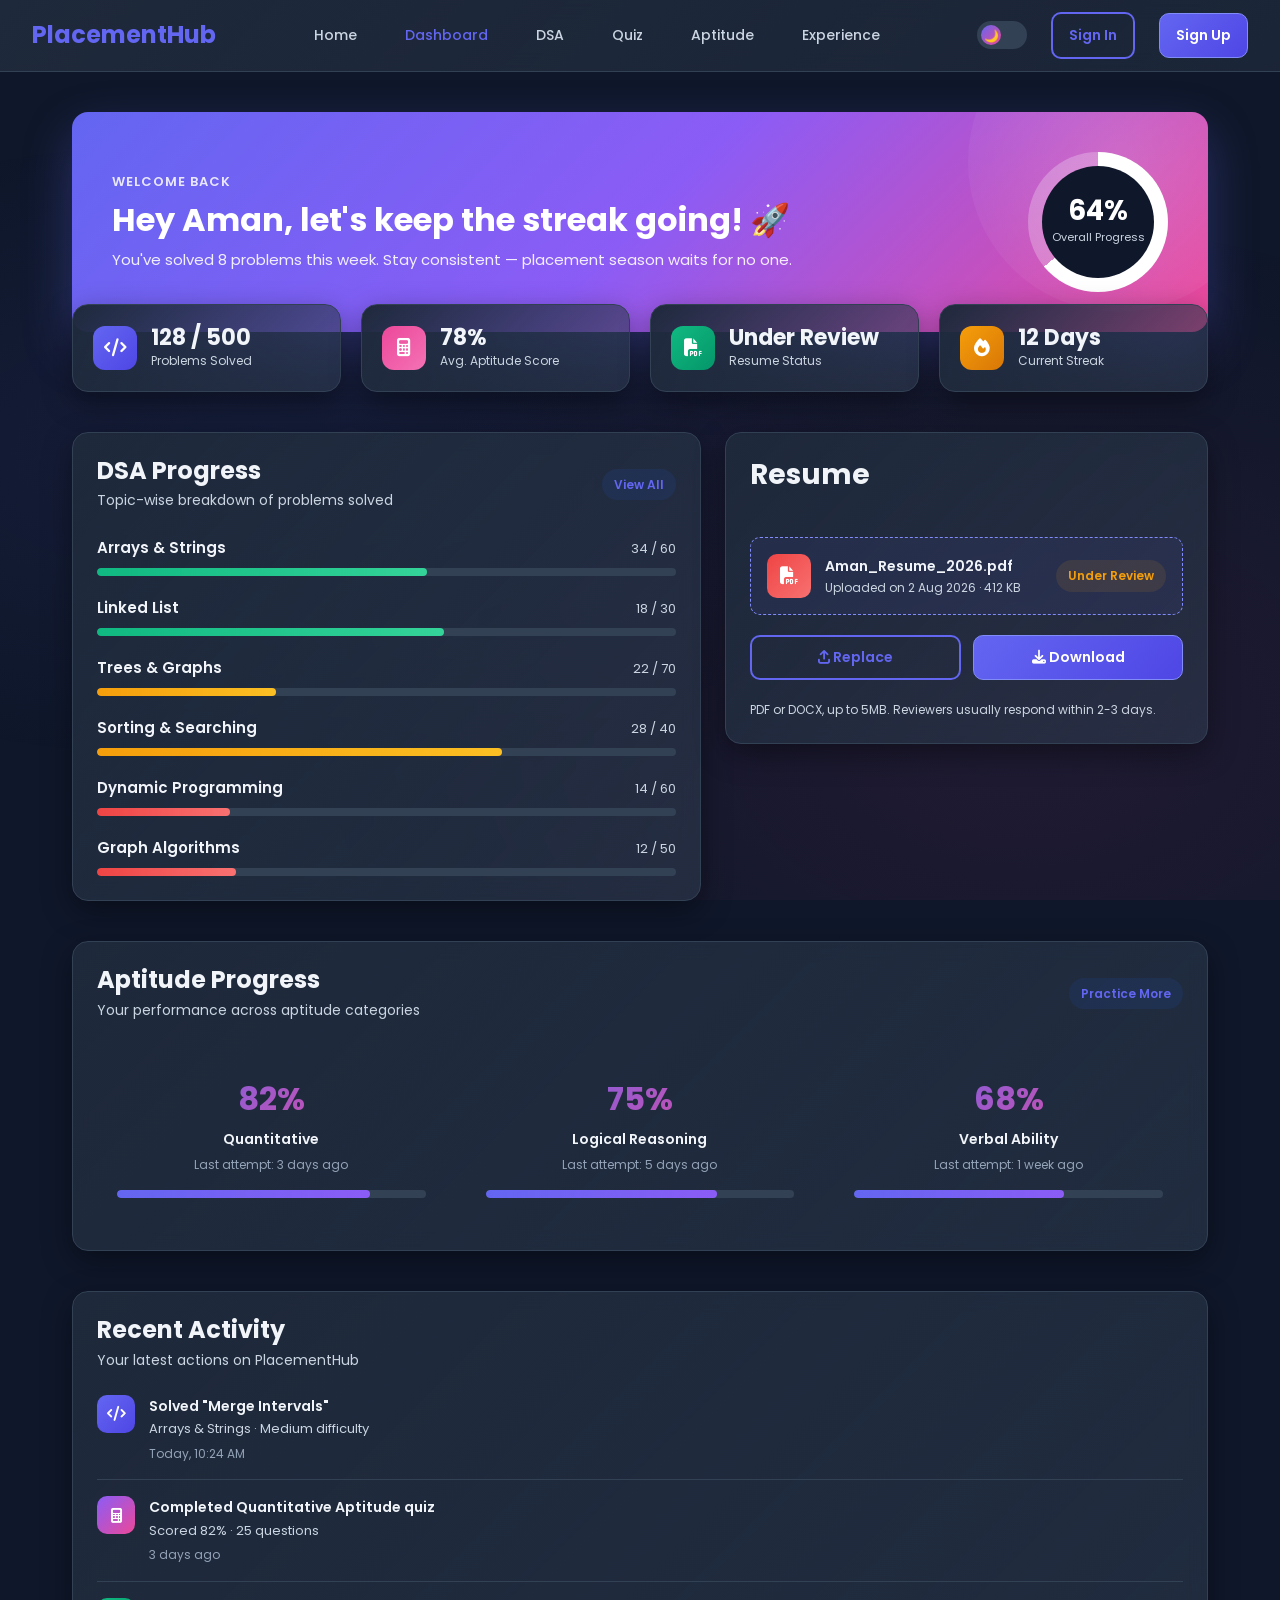
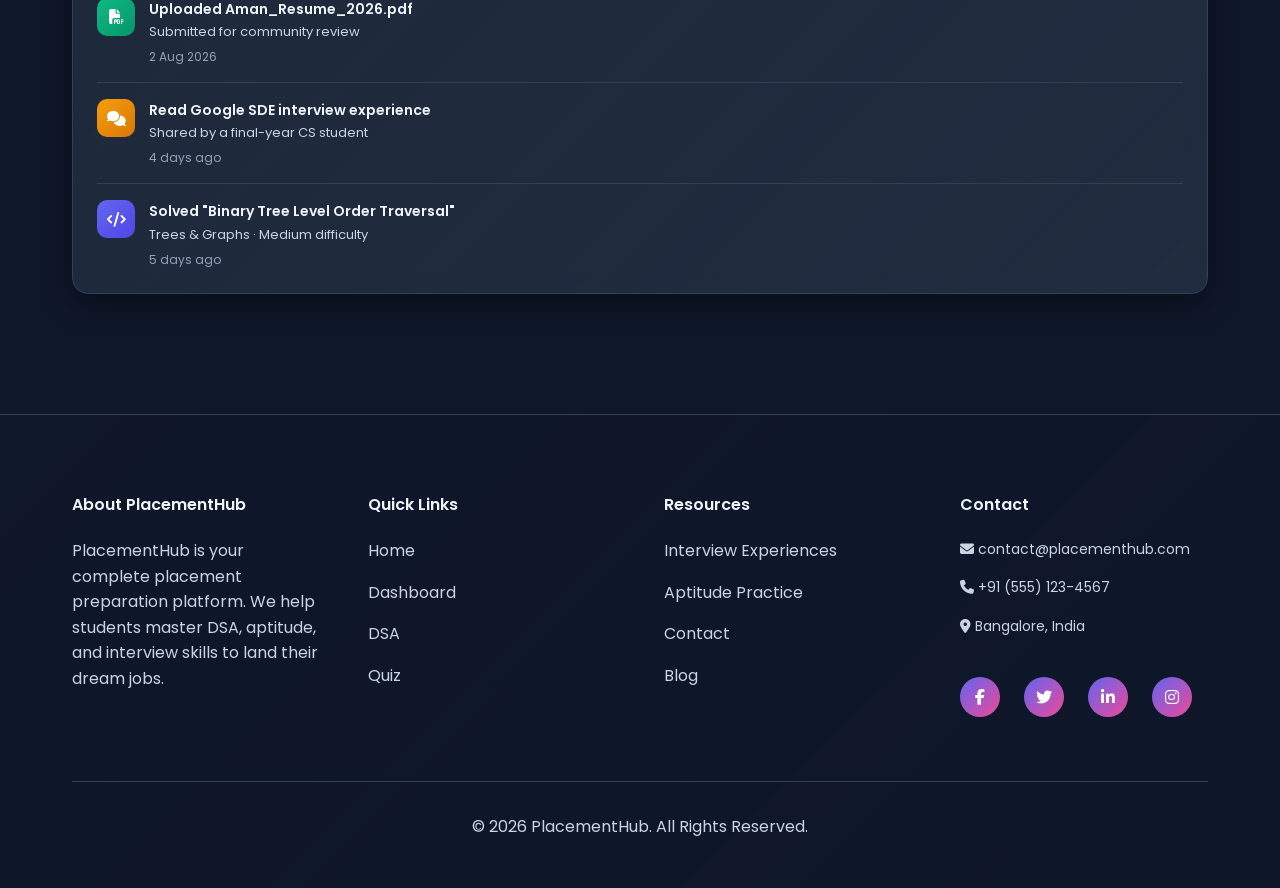
<file: dashboard.html>
<!DOCTYPE html>
<html lang="en">
<head>
  <meta charset="UTF-8">
  <meta name="viewport" content="width=device-width, initial-scale=1.0">
  <title>Dashboard - PlacementHub</title>
  <link href="https://fonts.googleapis.com/css2?family=Poppins:wght@400;500;600;700&display=swap" rel="stylesheet">
  <link rel="stylesheet" href="https://cdnjs.cloudflare.com/ajax/libs/font-awesome/6.4.0/css/all.min.css">
  <link rel="stylesheet" href="css/style.css">
  <link rel="stylesheet" href="css/dashboard.css">
</head>
<body>
  <!-- Navbar -->
  <nav class="navbar">
    <a href="index.html" class="navbar-logo">PlacementHub</a>
    <div class="navbar-center">
      <a href="index.html" class="nav-link">Home</a>
      <a href="dashboard.html" class="nav-link active">Dashboard</a>
      <a href="dsa.html" class="nav-link">DSA</a>
      <a href="quiz.html" class="nav-link">Quiz</a>
      <a href="aptitude.html" class="nav-link">Aptitude</a>
      <a href="experience.html" class="nav-link">Experience</a>
    </div>
    <div class="navbar-right">
      <div class="theme-toggle">
        <div class="toggle-circle">🌙</div>
      </div>
      <a href="signin.html" class="btn btn-secondary btn-sm">Sign In</a>
      <a href="signup.html" class="btn btn-primary btn-sm">Sign Up</a>
    </div>
    <div class="hamburger">
      <span></span>
      <span></span>
      <span></span>
    </div>
  </nav>

  <main>
    <div class="container">

      <!-- Welcome Banner -->
      <section class="section" style="padding-bottom: 0;">
        <div class="welcome-banner">
          <div class="welcome-text">
            <p class="eyebrow">Welcome back</p>
            <h1>Hey Aman, let's keep the streak going! 🚀</h1>
            <p>You've solved 8 problems this week. Stay consistent — placement season waits for no one.</p>
          </div>
          <div class="progress-ring" style="--percent: 64;">
            <div class="progress-ring-inner">
              <span class="percent">64%</span>
              <span class="label">Overall Progress</span>
            </div>
          </div>
        </div>

        <!-- Quick Stats -->
        <div class="quick-stats-grid">
          <div class="quick-stat-card">
            <div class="quick-stat-icon blue"><i class="fas fa-code"></i></div>
            <div class="quick-stat-info">
              <div class="value">128 / 500</div>
              <div class="label">Problems Solved</div>
            </div>
          </div>
          <div class="quick-stat-card">
            <div class="quick-stat-icon pink"><i class="fas fa-calculator"></i></div>
            <div class="quick-stat-info">
              <div class="value">78%</div>
              <div class="label">Avg. Aptitude Score</div>
            </div>
          </div>
          <div class="quick-stat-card">
            <div class="quick-stat-icon green"><i class="fas fa-file-pdf"></i></div>
            <div class="quick-stat-info">
              <div class="value">Under Review</div>
              <div class="label">Resume Status</div>
            </div>
          </div>
          <div class="quick-stat-card">
            <div class="quick-stat-icon amber"><i class="fas fa-fire"></i></div>
            <div class="quick-stat-info">
              <div class="value">12 Days</div>
              <div class="label">Current Streak</div>
            </div>
          </div>
        </div>
      </section>

      <!-- DSA Progress + Resume -->
      <section class="section">
        <div class="dashboard-grid-2">

          <!-- DSA Progress -->
          <div class="card">
            <div class="dash-section-title">
              <div>
                <h2>DSA Progress</h2>
                <p>Topic-wise breakdown of problems solved</p>
              </div>
              <a href="dsa.html" class="badge badge-primary">View All</a>
            </div>
            <div class="progress-list">
              <div class="progress-item difficulty-easy">
                <div class="progress-item-top">
                  <span class="topic-name">Arrays &amp; Strings</span>
                  <span class="topic-count">34 / 60</span>
                </div>
                <div class="progress-track"><div class="progress-fill-bar" style="width: 57%;"></div></div>
              </div>
              <div class="progress-item difficulty-easy">
                <div class="progress-item-top">
                  <span class="topic-name">Linked List</span>
                  <span class="topic-count">18 / 30</span>
                </div>
                <div class="progress-track"><div class="progress-fill-bar" style="width: 60%;"></div></div>
              </div>
              <div class="progress-item difficulty-medium">
                <div class="progress-item-top">
                  <span class="topic-name">Trees &amp; Graphs</span>
                  <span class="topic-count">22 / 70</span>
                </div>
                <div class="progress-track"><div class="progress-fill-bar" style="width: 31%;"></div></div>
              </div>
              <div class="progress-item difficulty-medium">
                <div class="progress-item-top">
                  <span class="topic-name">Sorting &amp; Searching</span>
                  <span class="topic-count">28 / 40</span>
                </div>
                <div class="progress-track"><div class="progress-fill-bar" style="width: 70%;"></div></div>
              </div>
              <div class="progress-item difficulty-hard">
                <div class="progress-item-top">
                  <span class="topic-name">Dynamic Programming</span>
                  <span class="topic-count">14 / 60</span>
                </div>
                <div class="progress-track"><div class="progress-fill-bar" style="width: 23%;"></div></div>
              </div>
              <div class="progress-item difficulty-hard">
                <div class="progress-item-top">
                  <span class="topic-name">Graph Algorithms</span>
                  <span class="topic-count">12 / 50</span>
                </div>
                <div class="progress-track"><div class="progress-fill-bar" style="width: 24%;"></div></div>
              </div>
            </div>
          </div>

          <!-- Resume Card -->
          <div class="card resume-card">
            <h3>Resume</h3>
            <div class="resume-file-row">
              <div class="resume-file-icon"><i class="fas fa-file-pdf"></i></div>
              <div class="resume-file-info">
                <div class="file-name" id="resumeFileName">Aman_Resume_2026.pdf</div>
                <div class="file-meta" id="resumeFileMeta">Uploaded on 2 Aug 2026 · 412 KB</div>
              </div>
              <span class="badge badge-warning">Under Review</span>
            </div>
            <div class="resume-actions">
              <button class="btn btn-secondary btn-sm" id="replaceResumeBtn">
                <i class="fas fa-arrow-up-from-bracket"></i> Replace
              </button>
              <button class="btn btn-primary btn-sm">
                <i class="fas fa-download"></i> Download
              </button>
            </div>
            <input type="file" id="resumeInput" accept=".pdf,.doc,.docx" style="display:none;">
            <p class="resume-tip">PDF or DOCX, up to 5MB. Reviewers usually respond within 2-3 days.</p>
          </div>

        </div>
      </section>

      <!-- Aptitude Progress -->
      <section class="section" style="padding-top: 0;">
        <div class="card">
          <div class="dash-section-title">
            <div>
              <h2>Aptitude Progress</h2>
              <p>Your performance across aptitude categories</p>
            </div>
            <a href="aptitude.html" class="badge badge-primary">Practice More</a>
          </div>
          <div class="aptitude-grid">
            <div class="aptitude-card">
              <div class="apt-score">82%</div>
              <div class="apt-label">Quantitative</div>
              <div class="apt-meta">Last attempt: 3 days ago</div>
              <div class="progress-track"><div class="progress-fill-bar" style="width: 82%;"></div></div>
            </div>
            <div class="aptitude-card">
              <div class="apt-score">75%</div>
              <div class="apt-label">Logical Reasoning</div>
              <div class="apt-meta">Last attempt: 5 days ago</div>
              <div class="progress-track"><div class="progress-fill-bar" style="width: 75%;"></div></div>
            </div>
            <div class="aptitude-card">
              <div class="apt-score">68%</div>
              <div class="apt-label">Verbal Ability</div>
              <div class="apt-meta">Last attempt: 1 week ago</div>
              <div class="progress-track"><div class="progress-fill-bar" style="width: 68%;"></div></div>
            </div>
          </div>
        </div>
      </section>

      <!-- Recent Activity -->
      <section class="section" style="padding-top: 0;">
        <div class="card">
          <div class="dash-section-title">
            <div>
              <h2>Recent Activity</h2>
              <p>Your latest actions on PlacementHub</p>
            </div>
          </div>
          <div class="activity-list">
            <div class="activity-item">
              <div class="activity-icon blue"><i class="fas fa-code"></i></div>
              <div class="activity-content">
                <div class="activity-title">Solved "Merge Intervals"</div>
                <div class="activity-desc">Arrays &amp; Strings · Medium difficulty</div>
                <div class="activity-time">Today, 10:24 AM</div>
              </div>
            </div>
            <div class="activity-item">
              <div class="activity-icon purple"><i class="fas fa-calculator"></i></div>
              <div class="activity-content">
                <div class="activity-title">Completed Quantitative Aptitude quiz</div>
                <div class="activity-desc">Scored 82% · 25 questions</div>
                <div class="activity-time">3 days ago</div>
              </div>
            </div>
            <div class="activity-item">
              <div class="activity-icon green"><i class="fas fa-file-pdf"></i></div>
              <div class="activity-content">
                <div class="activity-title">Uploaded Aman_Resume_2026.pdf</div>
                <div class="activity-desc">Submitted for community review</div>
                <div class="activity-time">2 Aug 2026</div>
              </div>
            </div>
            <div class="activity-item">
              <div class="activity-icon amber"><i class="fas fa-comments"></i></div>
              <div class="activity-content">
                <div class="activity-title">Read Google SDE interview experience</div>
                <div class="activity-desc">Shared by a final-year CS student</div>
                <div class="activity-time">4 days ago</div>
              </div>
            </div>
            <div class="activity-item">
              <div class="activity-icon blue"><i class="fas fa-code"></i></div>
              <div class="activity-content">
                <div class="activity-title">Solved "Binary Tree Level Order Traversal"</div>
                <div class="activity-desc">Trees &amp; Graphs · Medium difficulty</div>
                <div class="activity-time">5 days ago</div>
              </div>
            </div>
          </div>
        </div>
      </section>

    </div>
  </main>

  <!-- Footer -->
  <footer>
    <div class="container">
      <div class="footer-content">
        <div class="footer-column">
          <h4>About PlacementHub</h4>
          <p>PlacementHub is your complete placement preparation platform. We help students master DSA, aptitude, and interview skills to land their dream jobs.</p>
        </div>
        <div class="footer-column">
          <h4>Quick Links</h4>
          <ul>
            <li><a href="index.html">Home</a></li>
            <li><a href="dashboard.html">Dashboard</a></li>
            <li><a href="dsa.html">DSA</a></li>
            <li><a href="quiz.html">Quiz</a></li>
          </ul>
        </div>
        <div class="footer-column">
          <h4>Resources</h4>
          <ul>
            <li><a href="experience.html">Interview Experiences</a></li>
            <li><a href="aptitude.html">Aptitude Practice</a></li>
            <li><a href="index.html#contact">Contact</a></li>
            <li><a href="#">Blog</a></li>
          </ul>
        </div>
        <div class="footer-column">
          <h4>Contact</h4>
          <div class="footer-contact">
            <p><i class="fas fa-envelope"></i> contact@placementhub.com</p>
            <p><i class="fas fa-phone"></i> +91 (555) 123-4567</p>
            <p><i class="fas fa-map-marker-alt"></i> Bangalore, India</p>
            <div class="footer-social">
              <a href="#" title="Facebook"><i class="fab fa-facebook-f"></i></a>
              <a href="#" title="Twitter"><i class="fab fa-twitter"></i></a>
              <a href="#" title="LinkedIn"><i class="fab fa-linkedin-in"></i></a>
              <a href="#" title="Instagram"><i class="fab fa-instagram"></i></a>
            </div>
          </div>
        </div>
      </div>
      <div class="footer-bottom">
        <p>&copy; 2026 PlacementHub. All Rights Reserved.</p>
      </div>
    </div>
  </footer>

  <script>
    // Resume replace: clicking "Replace" opens file picker; on choice, update file card (demo only, no backend)
    const replaceBtn = document.getElementById('replaceResumeBtn');
    const resumeInput = document.getElementById('resumeInput');
    const fileNameEl = document.getElementById('resumeFileName');
    const fileMetaEl = document.getElementById('resumeFileMeta');

    replaceBtn.addEventListener('click', () => resumeInput.click());

    resumeInput.addEventListener('change', () => {
      const file = resumeInput.files[0];
      if (!file) return;
      const sizeKB = Math.round(file.size / 1024);
      const today = new Date().toLocaleDateString('en-GB', { day: 'numeric', month: 'short', year: 'numeric' });
      fileNameEl.textContent = file.name;
      fileMetaEl.textContent = `Uploaded on ${today} · ${sizeKB} KB`;
    });
  </script>

  <script src="js/script.js"></script>
</body>
</html>
</file>
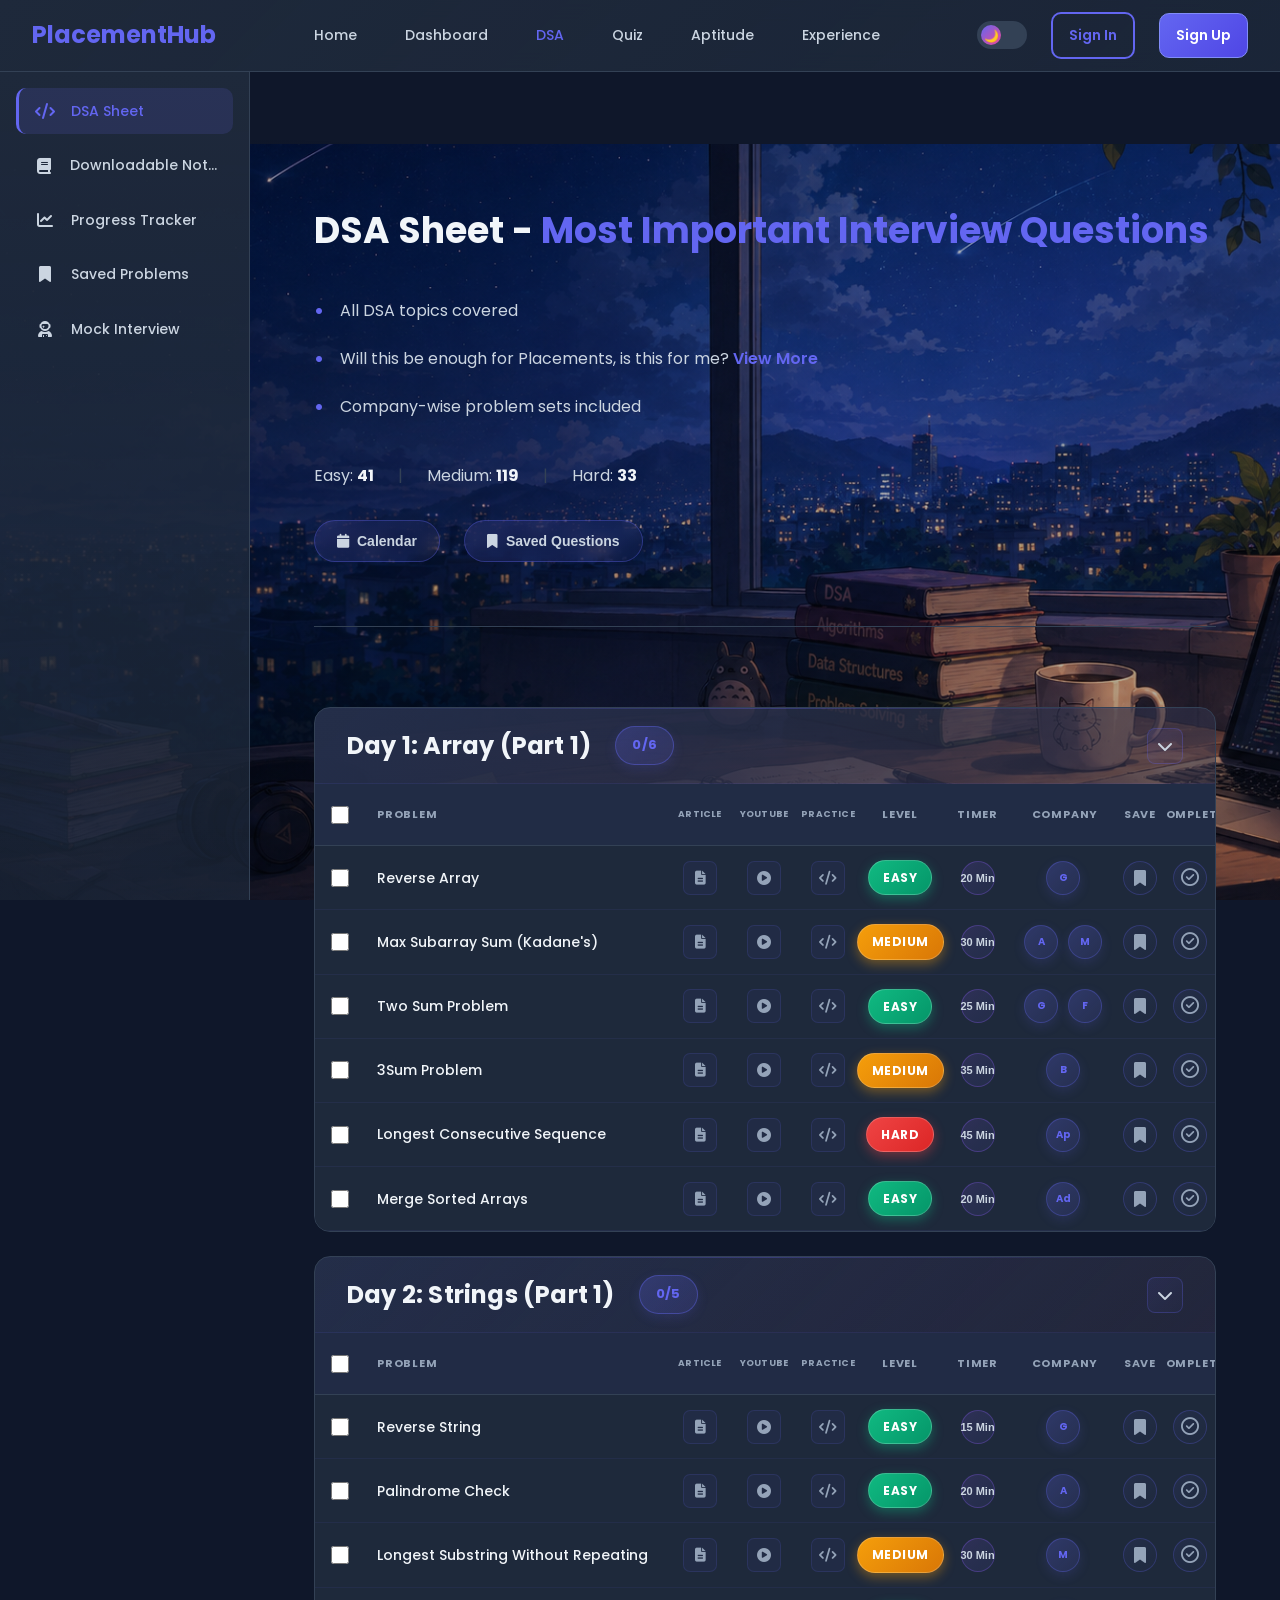
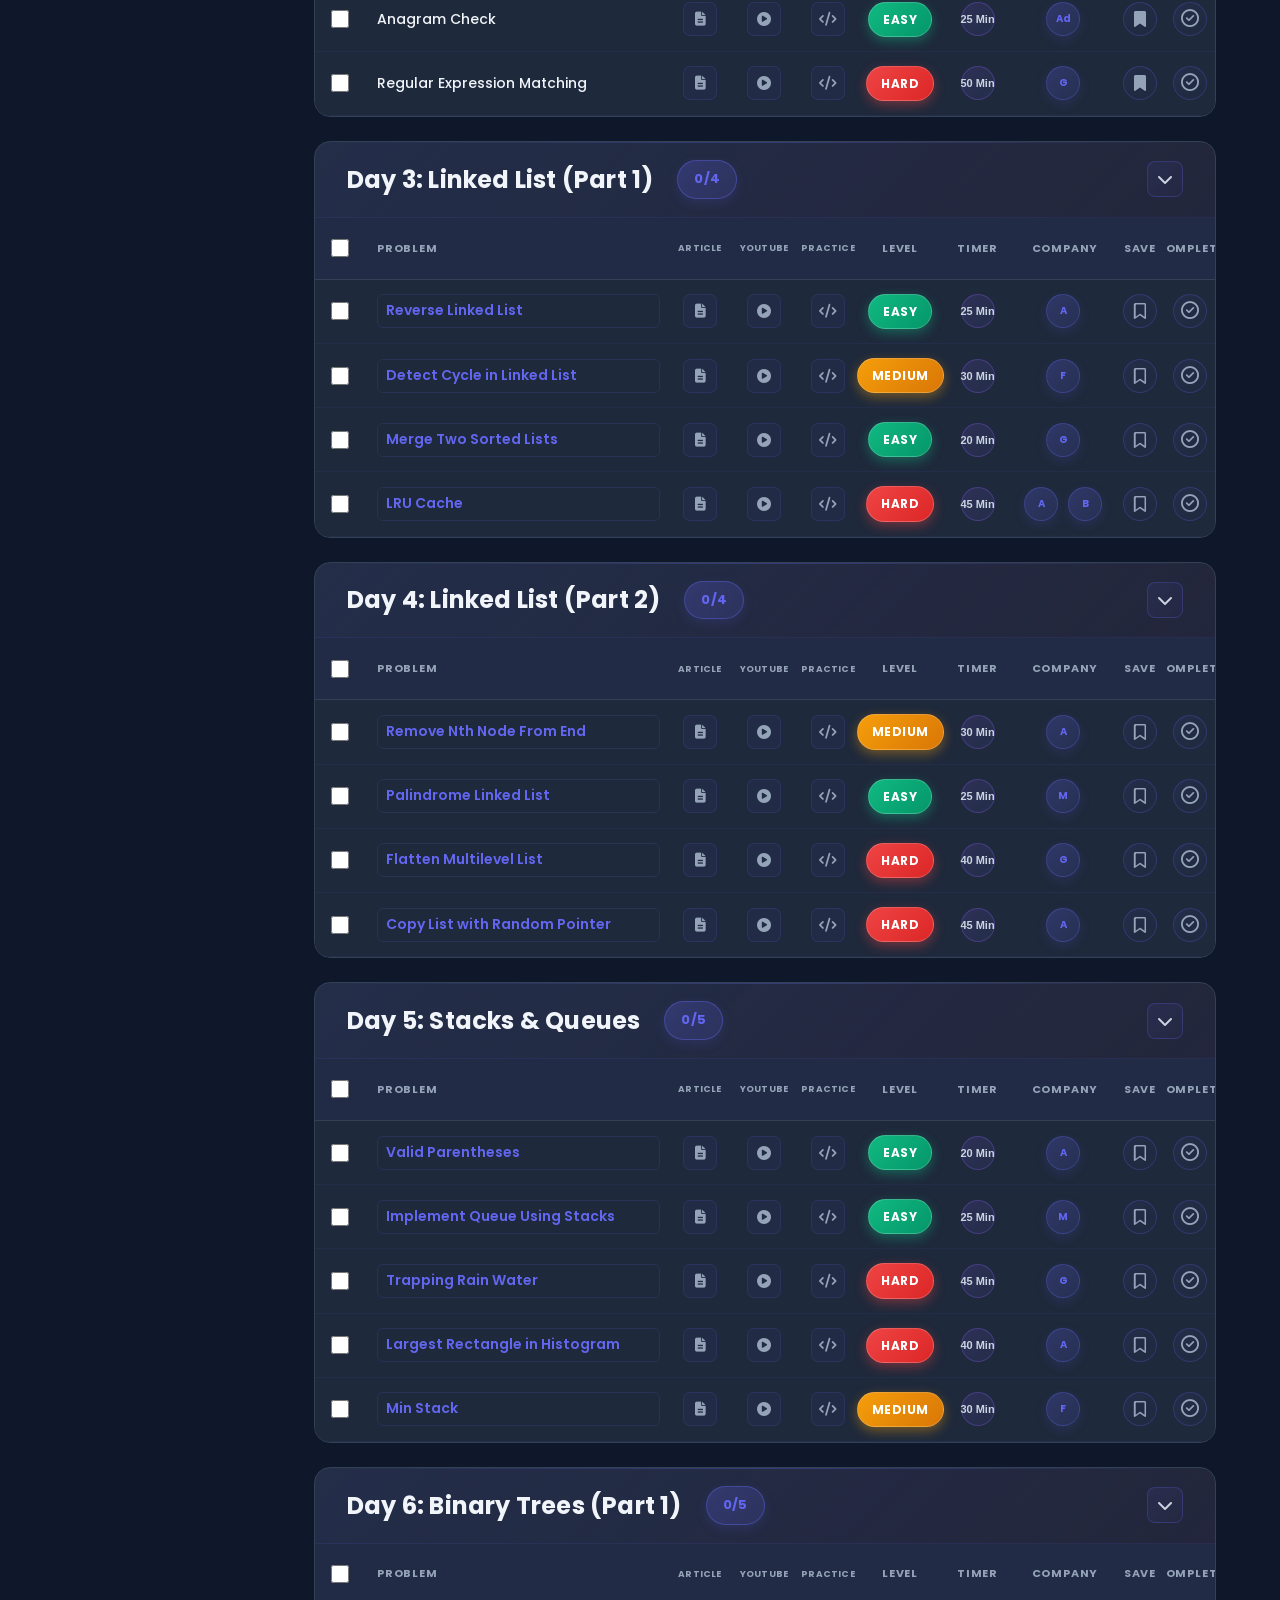
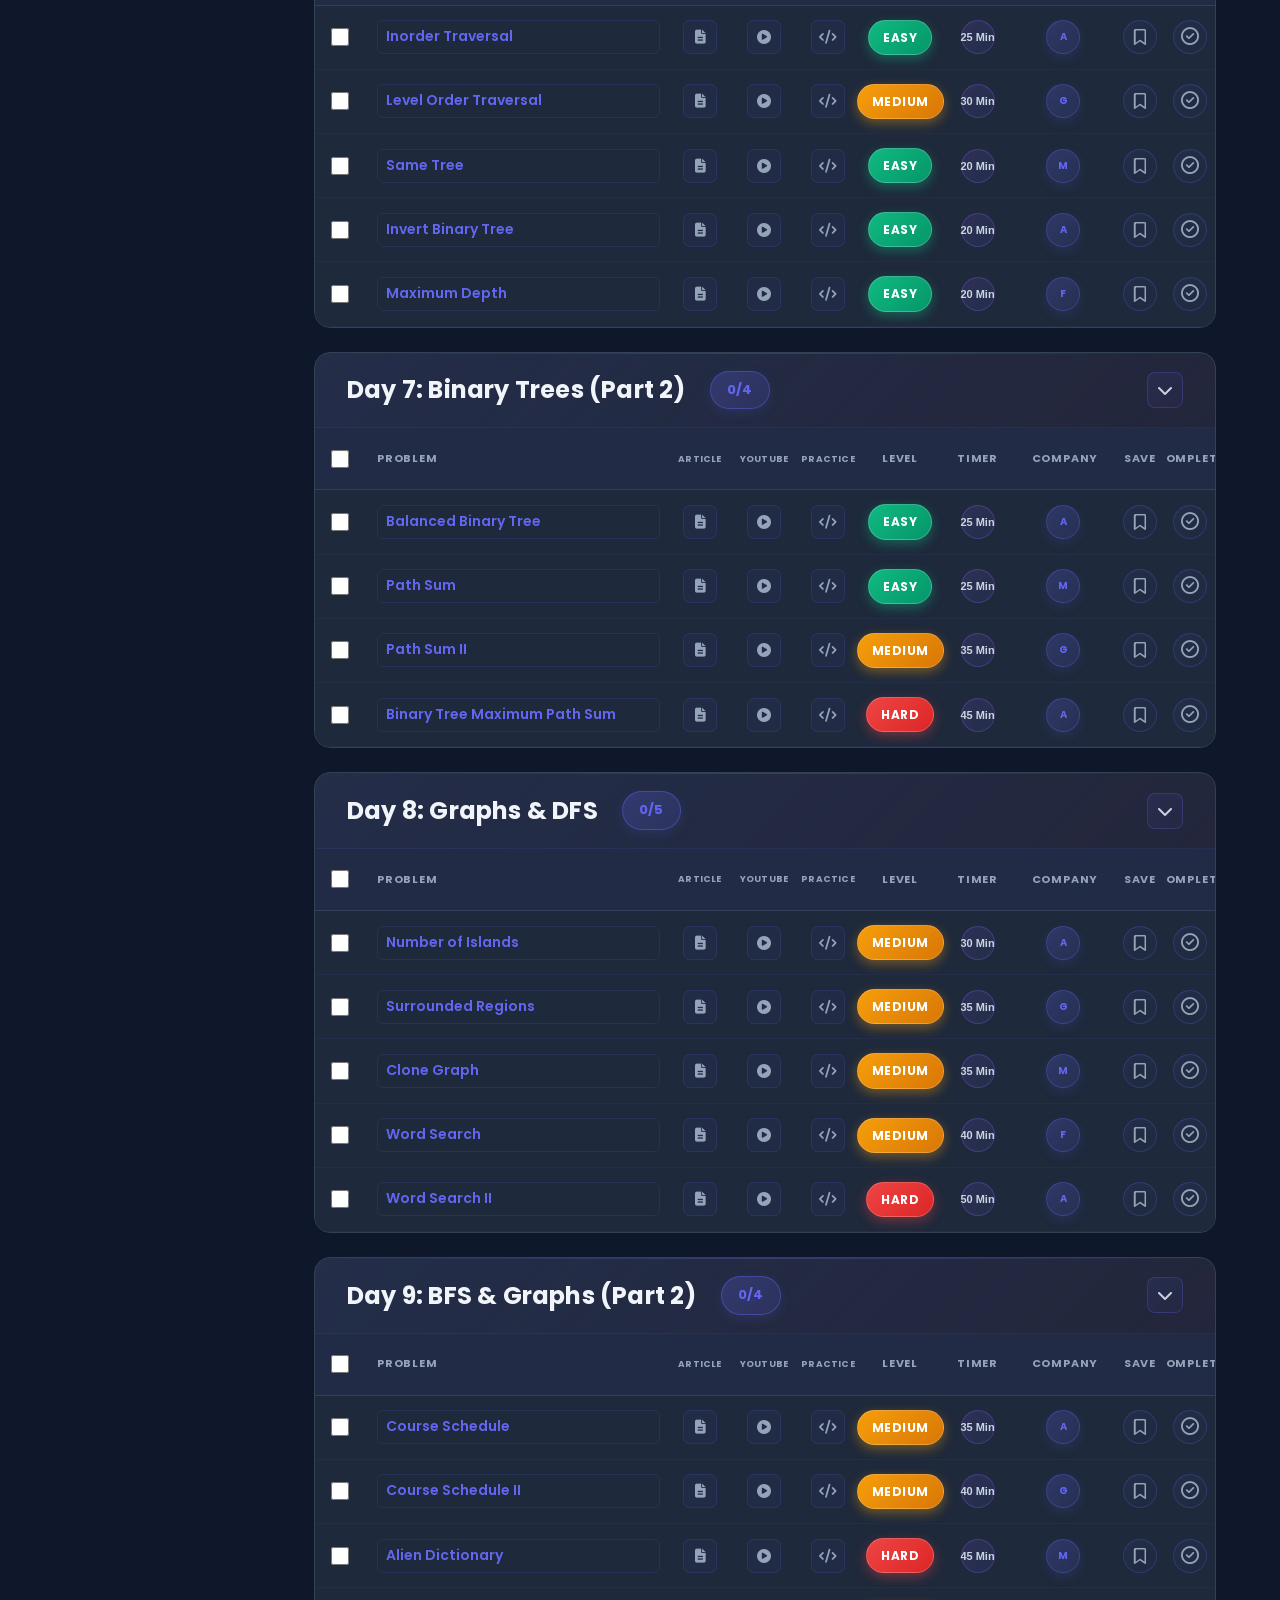
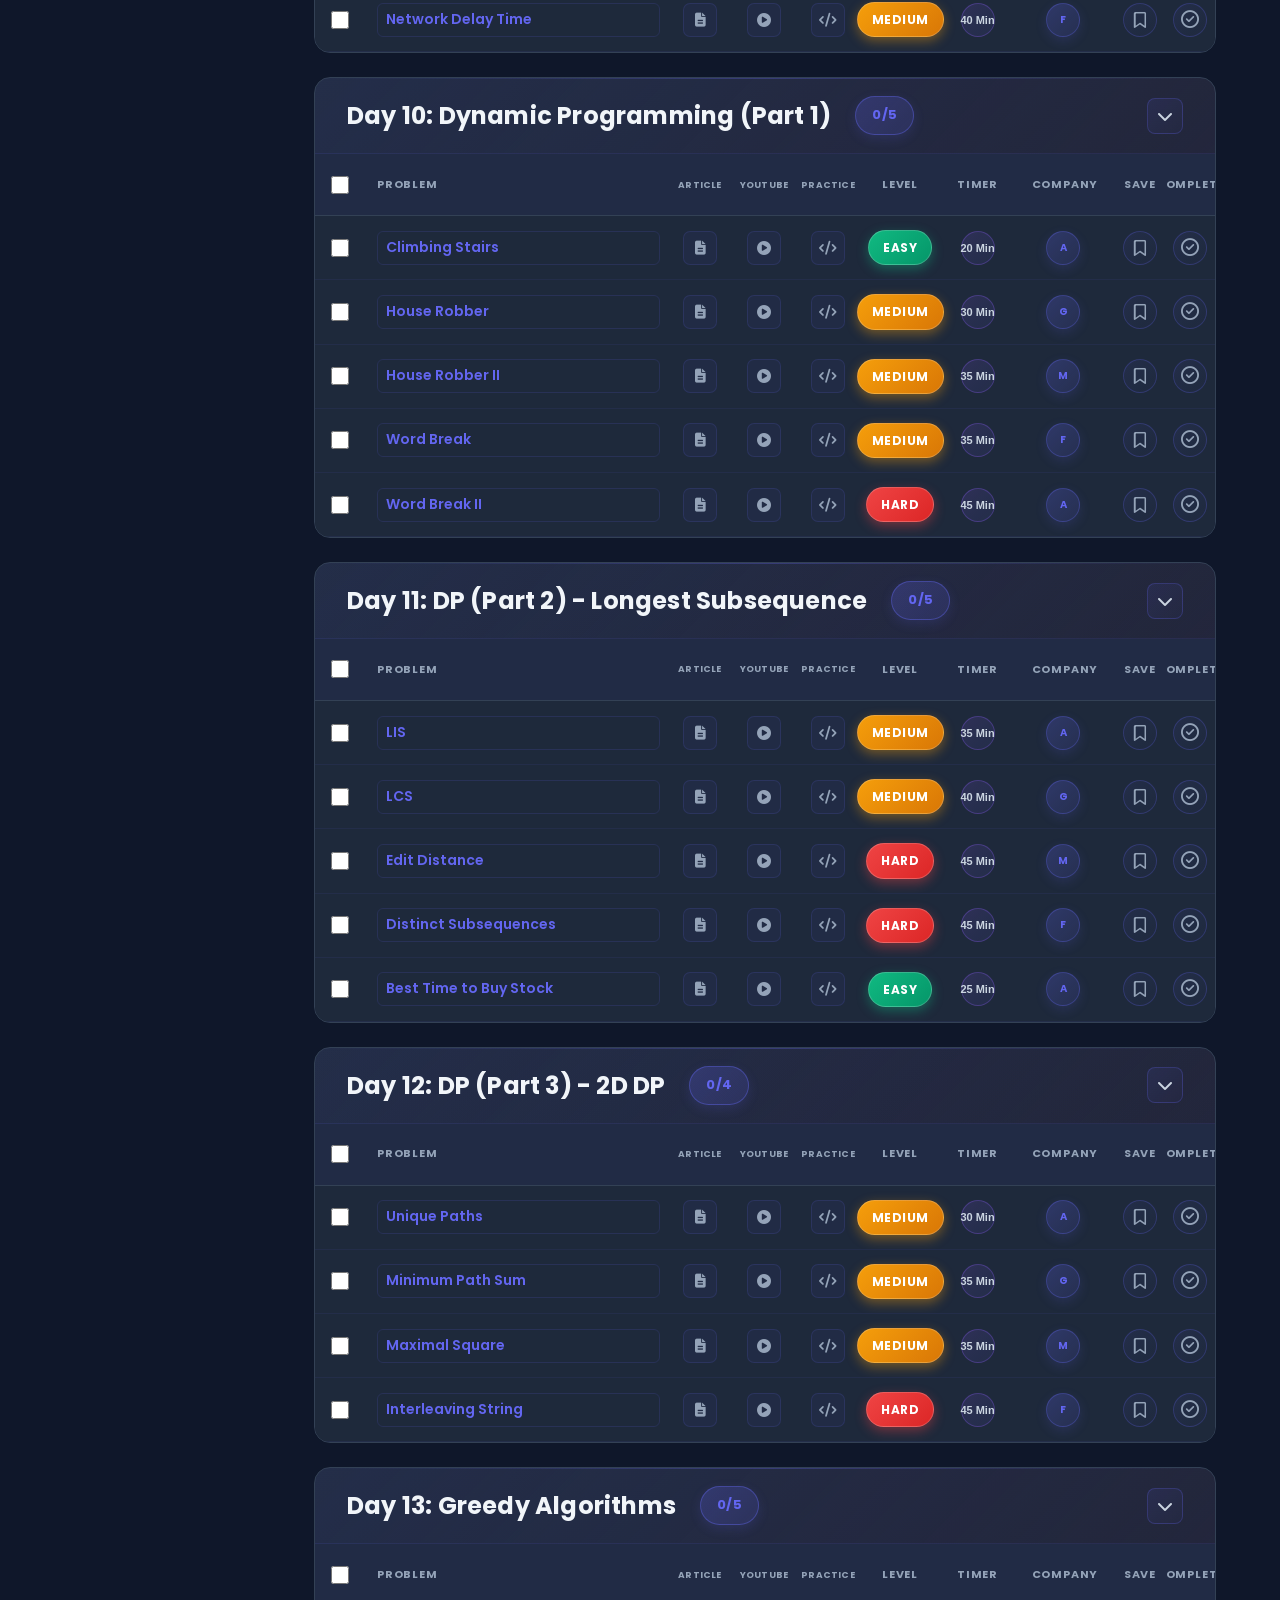
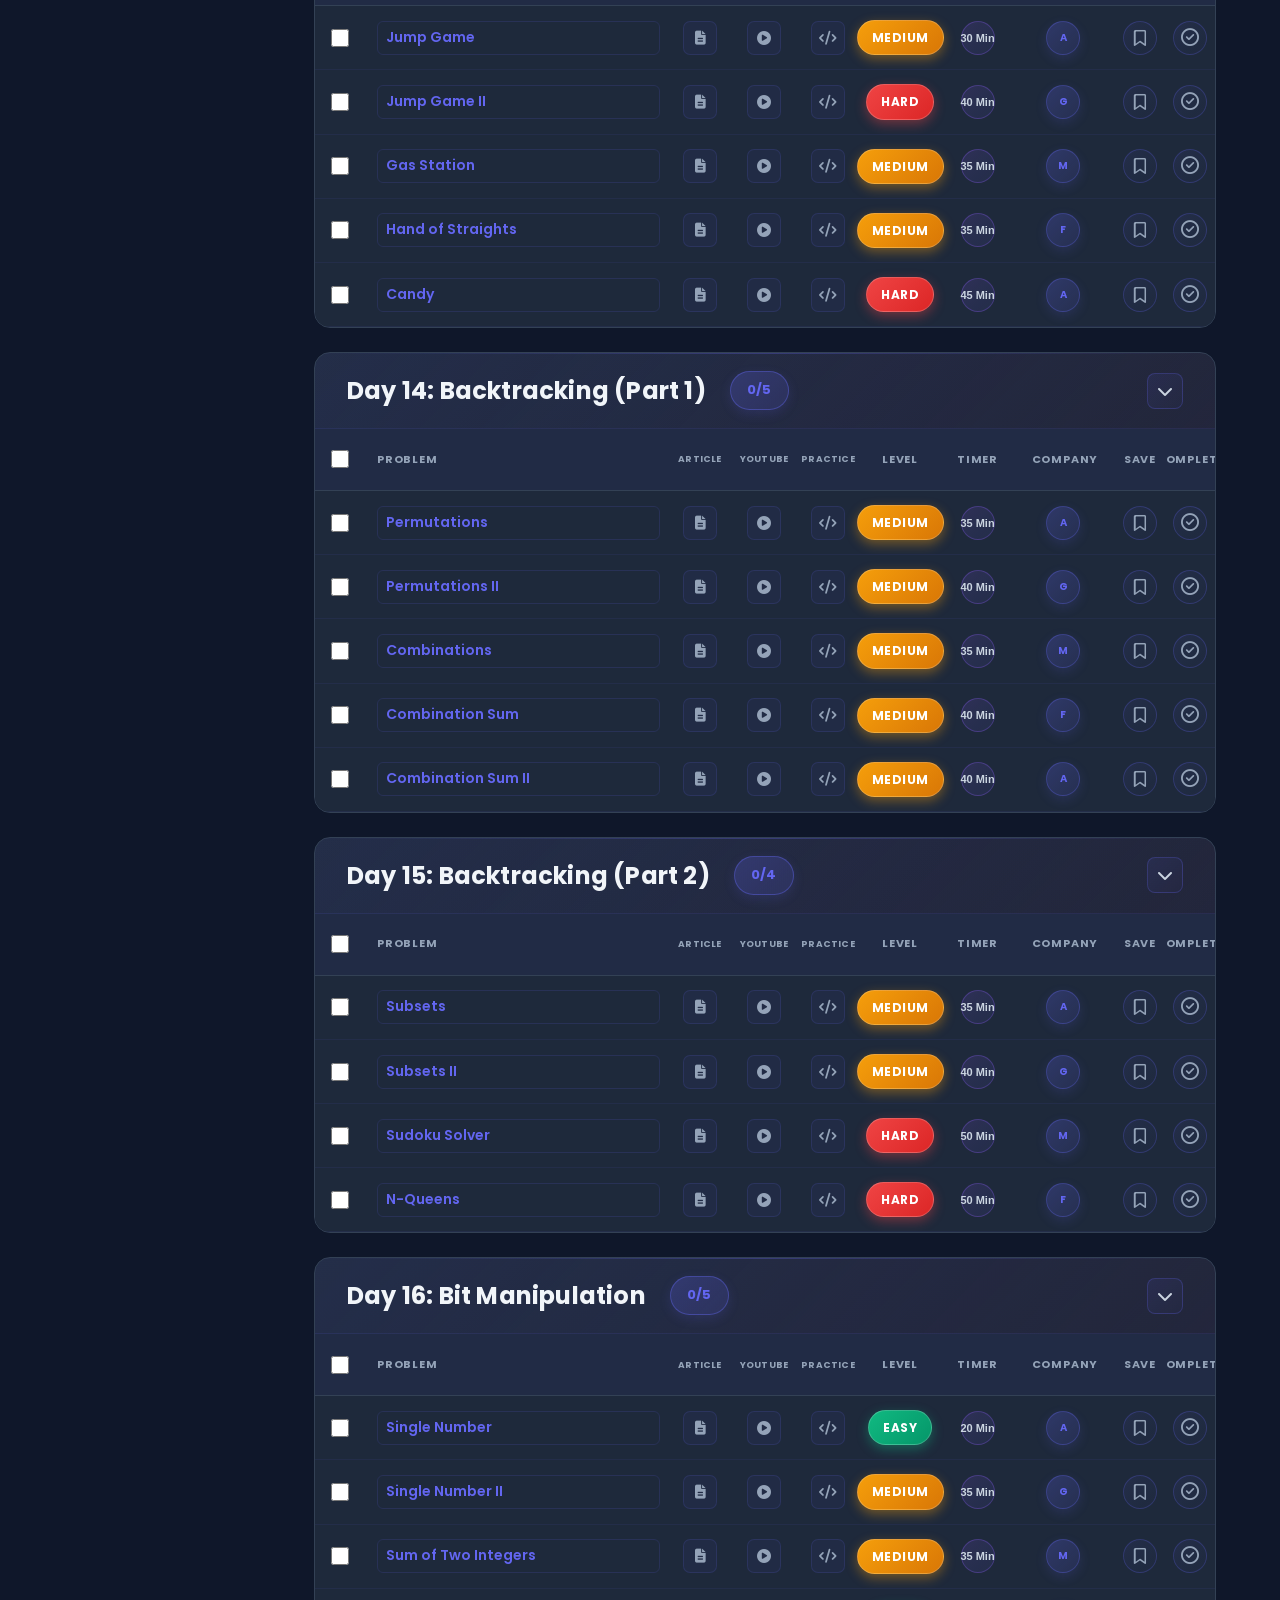
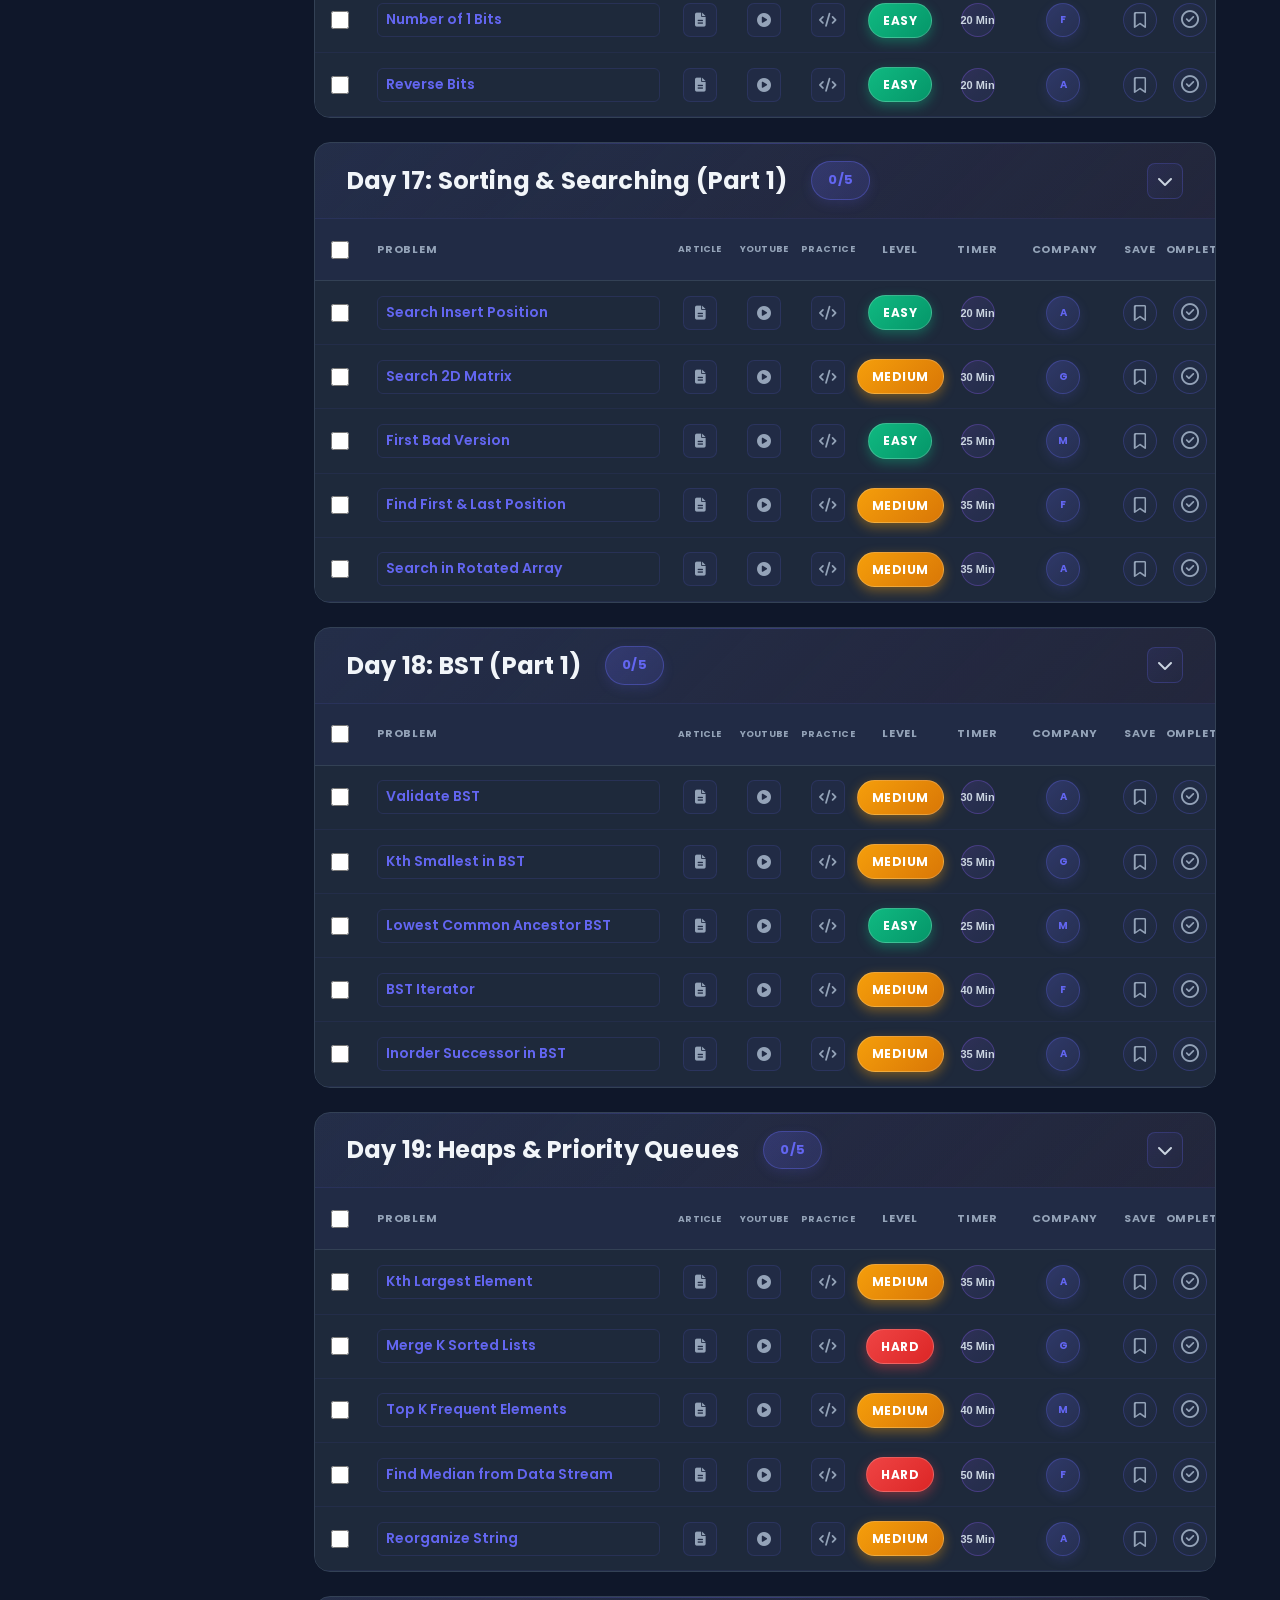
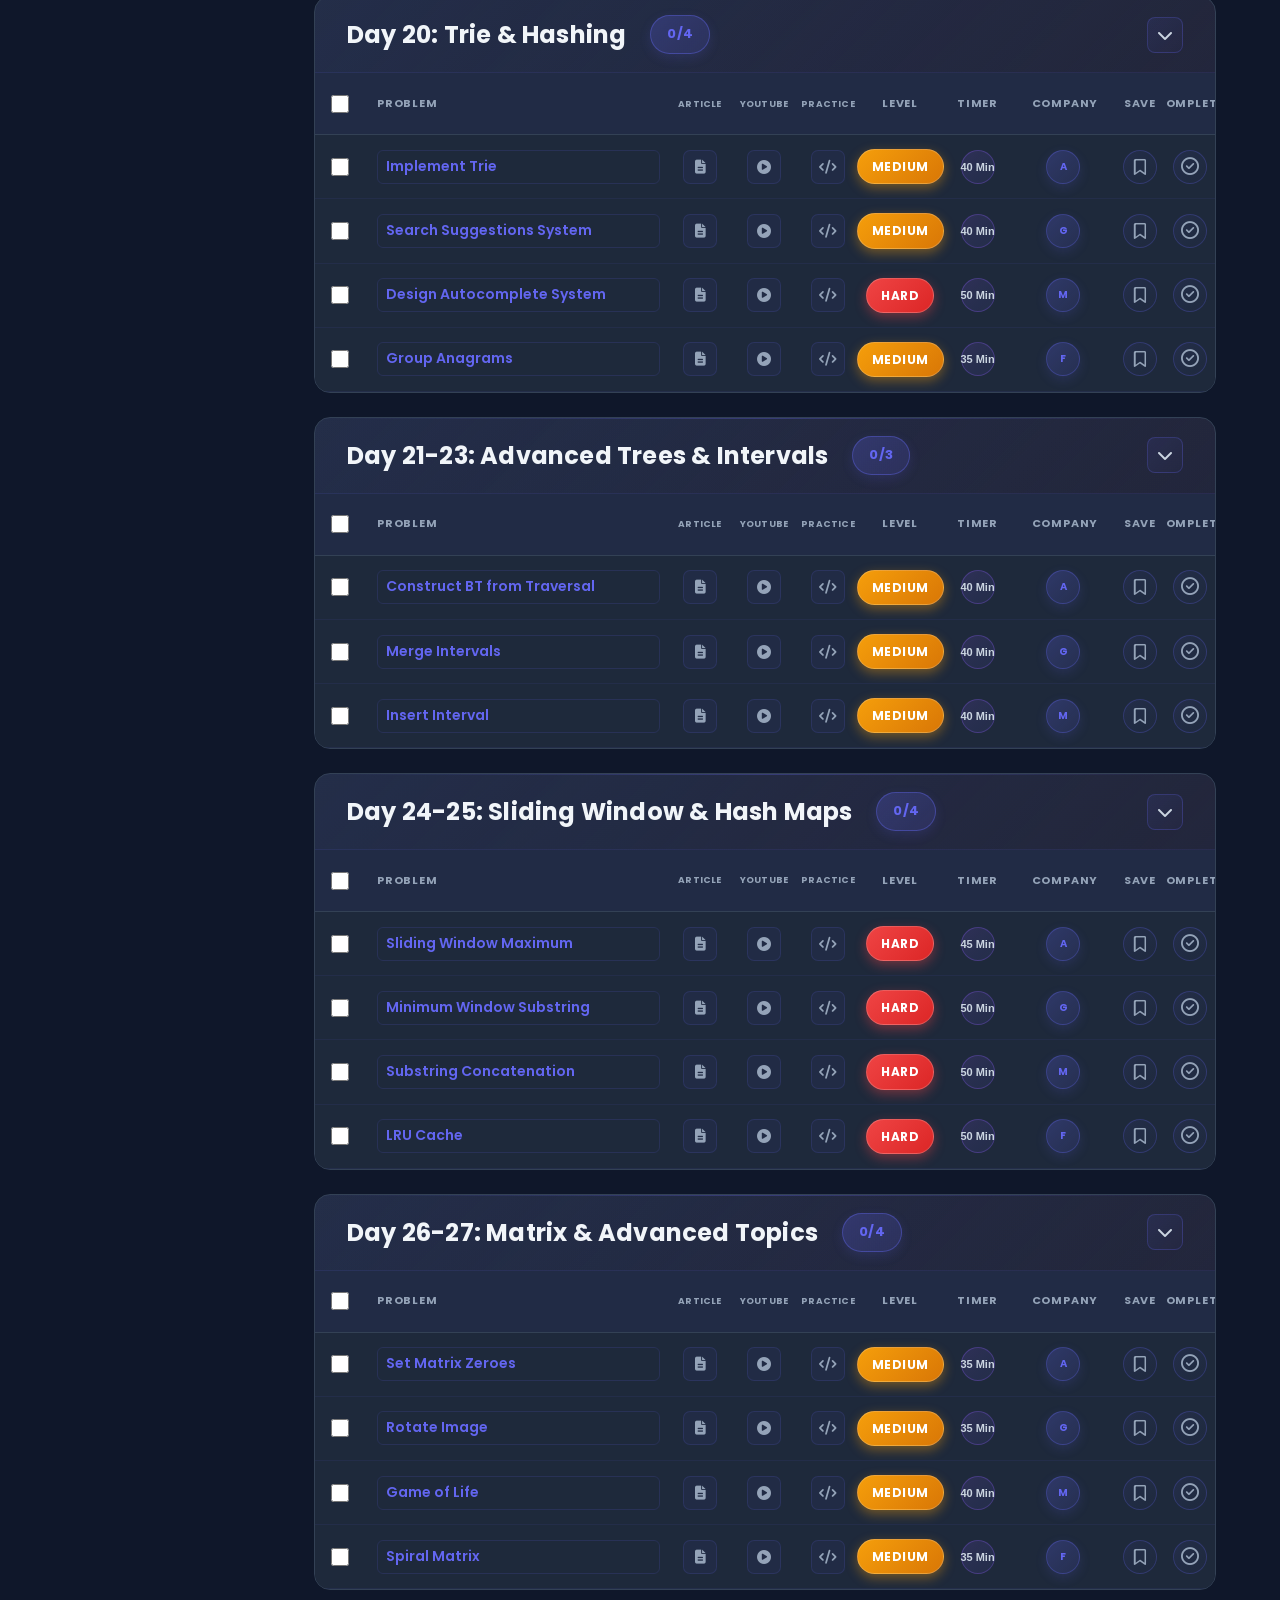
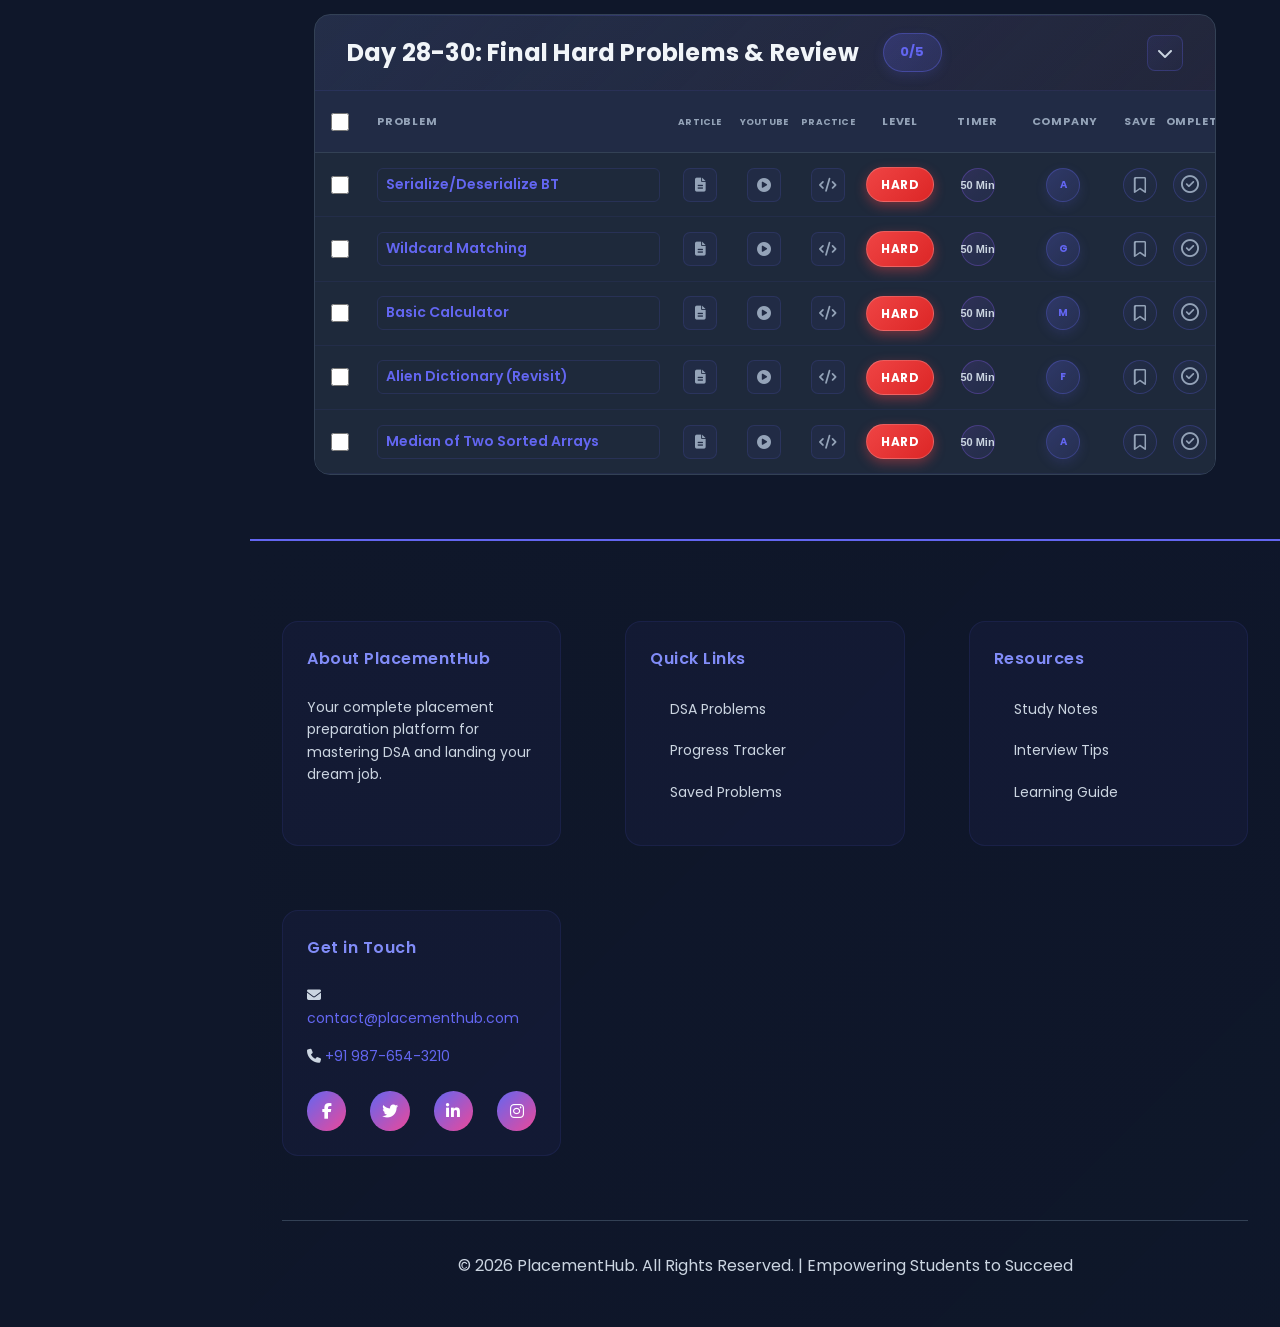
<file: dsa.html>
<!DOCTYPE html>

<html lang="en">
<head>
<meta charset="utf-8"/>
<meta content="width=device-width, initial-scale=1.0" name="viewport"/>
<title>DSA Problems - PlacementHub</title>
<link href="https://fonts.googleapis.com/css2?family=Poppins:wght@400;500;600;700&amp;display=swap" rel="stylesheet"/>
<link href="https://cdnjs.cloudflare.com/ajax/libs/font-awesome/6.4.0/css/all.min.css" rel="stylesheet"/>
<link href="styleh.css" rel="stylesheet"/>
<link href="dsa.css" rel="stylesheet"/>
</head>
<body>
<nav class="navbar">
<a class="navbar-logo" href="index.html">PlacementHub</a>
<div class="navbar-center">
<a class="nav-link" href="index.html">Home</a>
<a class="nav-link" href="dashboard.html">Dashboard</a>
<a class="nav-link active" href="dsa.html">DSA</a>
<a class="nav-link" href="quiz.html">Quiz</a>
<a class="nav-link" href="aptitude.html">Aptitude</a>
<a class="nav-link" href="experience.html">Experience</a>
</div>
<div class="navbar-right">
<div class="theme-toggle">
<div class="toggle-circle">🌙</div>
</div>
<a class="btn btn-secondary btn-sm" href="signin.html">Sign In</a>
<a class="btn btn-primary btn-sm" href="signup.html">Sign Up</a>
</div>
<div class="hamburger">
<span></span>
<span></span>
<span></span>
</div>
</nav>
<main class="dsa-main">
<div class="dsa-container">
<aside class="dsa-sidebar">
<div class="sidebar-toggle">
<i class="fas fa-chevron-left"></i>
</div>
<nav class="sidebar-nav">
<a class="sidebar-link active" href="dsa.html">
<i class="fas fa-code"></i>
<span>DSA Sheet</span>
</a>
<a class="sidebar-link" href="notes.html">
<i class="fas fa-book"></i>
<span>Downloadable Notes</span>
</a>
<a class="sidebar-link" href="progress.html">
<i class="fas fa-chart-line"></i>
<span>Progress Tracker</span>
</a>
<a class="sidebar-link" href="saved.html">
<i class="fas fa-bookmark"></i>
<span>Saved Problems</span>
</a>
<a class="sidebar-link" href="mock-interview.html">
<i class="fas fa-user-astronaut"></i>
<span>Mock Interview</span>
</a>
</nav>
</aside>
<section class="dsa-content">
<header class="dsa-header">
<h1 class="dsa-title">
<span class="title-primary">DSA Sheet -</span>
<span class="title-accent">Most Important Interview Questions</span>
</h1>
<div class="header-description">
<ul class="description-list">
<li>All DSA topics covered</li>
<li>Will this be enough for Placements, is this for me? <a href="#">View More</a></li>
<li>Company-wise problem sets included</li>
</ul>
</div>
<div class="header-stats">
<span class="stat-item">Easy: <strong>41</strong></span>
<span class="stat-divider">|</span>
<span class="stat-item">Medium: <strong>119</strong></span>
<span class="stat-divider">|</span>
<span class="stat-item">Hard: <strong>33</strong></span>
</div>
<div class="header-actions">
<button class="action-pill" id="calendar-btn">
<i class="fas fa-calendar"></i> Calendar
            </button>
<button class="action-pill" id="saved-btn">
<i class="fas fa-bookmark"></i> Saved Questions
            </button>
</div>
</header>
<div class="dsa-sections">
<section class="dsa-section">
<div class="section-header">
<div class="section-title">
<h3>Day 1: Array (Part 1)</h3>
<span class="section-progress">0/6</span>
</div>
<button class="section-toggle">
<i class="fas fa-chevron-down"></i>
</button>
</div>
<div class="section-content">
<table class="problems-table">
<thead>
<tr>
<th class="col-checkbox"><input type="checkbox"/></th>
<th class="col-problem">Problem</th>
<th class="col-article">Article</th>
<th class="col-youtube">Youtube</th>
<th class="col-practice">Practice</th>
<th class="col-level">Level</th>
<th class="col-timer">Timer</th>
<th class="col-company">Company</th>
<th class="col-save">Save</th>
<th class="col-complete">Complete</th>
</tr>
</thead>
<tbody>
<tr>
<td class="col-checkbox"><input type="checkbox"/></td>
<td class="col-problem">Reverse Array</td>
<td class="col-article"><a href="https://www.geeksforgeeks.org/problems/reverse-an-array/1" rel="noopener noreferrer" target="_blank" title="Read Article"><i class="fas fa-file-alt"></i></a></td>
<td class="col-youtube"><a href="https://www.youtube.com/watch?v=80auISlKy50" title="Watch Video"><i class="fas fa-play-circle"></i></a></td>
<td class="col-practice"><a href="https://leetcode.com/problems/reverse-string/" title="Practice"><i class="fas fa-code"></i></a></td>
<td class="col-level"><span class="level-badge level-easy">Easy</span></td>
<td class="col-timer"><button class="timer-btn" data-duration="20">20 Min</button></td>
<td class="col-company"><span class="company-logo" data-company="Google" title="Google">G</span></td>
<td class="col-save"><button class="save-btn"><i class="fas fa-bookmark"></i></button></td>
<td class="col-complete"><button class="complete-btn" title="Mark as Complete"><i class="far fa-check-circle"></i></button></td>
</tr>
<tr>
<td class="col-checkbox"><input type="checkbox"/></td>
<td class="col-problem">Max Subarray Sum (Kadane's)</td>
<td class="col-article"><a href="https://www.geeksforgeeks.org/dsa/largest-sum-contiguous-subarray/" rel="noopener noreferrer" target="_blank" title="Read Article"><i class="fas fa-file-alt"></i></a></td>
<td class="col-youtube"><a href="https://www.youtube.com/watch?v=86CQq3pKSUw" title="Watch Video"><i class="fas fa-play-circle"></i></a></td>
<td class="col-practice"><a href="https://leetcode.com/problems/maximum-subarray/" title="Practice"><i class="fas fa-code"></i></a></td>
<td class="col-level"><span class="level-badge level-medium">Medium</span></td>
<td class="col-timer"><button class="timer-btn" data-duration="30">30 Min</button></td>
<td class="col-company"><span class="company-logo" data-company="Amazon" title="Amazon">A</span><span class="company-logo" data-company="Microsoft" title="Microsoft">M</span></td>
<td class="col-save"><button class="save-btn"><i class="fas fa-bookmark"></i></button></td>
<td class="col-complete"><button class="complete-btn" title="Mark as Complete"><i class="far fa-check-circle"></i></button></td>
</tr>
<tr>
<td class="col-checkbox"><input type="checkbox"/></td>
<td class="col-problem">Two Sum Problem</td>
<td class="col-article"><a href="https://www.geeksforgeeks.org/problems/key-pair5616/1" rel="noopener noreferrer" target="_blank" title="Read Article"><i class="fas fa-file-alt"></i></a></td>
<td class="col-youtube"><a href="https://www.youtube.com/watch?v=n0m_t12UxYU" title="Watch Video"><i class="fas fa-play-circle"></i></a></td>
<td class="col-practice"><a href="https://leetcode.com/problems/two-sum/" title="Practice"><i class="fas fa-code"></i></a></td>
<td class="col-level"><span class="level-badge level-easy">Easy</span></td>
<td class="col-timer"><button class="timer-btn" data-duration="25">25 Min</button></td>
<td class="col-company"><span class="company-logo" data-company="Google" title="Google">G</span><span class="company-logo" data-company="Facebook" title="Facebook">F</span></td>
<td class="col-save"><button class="save-btn"><i class="fas fa-bookmark"></i></button></td>
<td class="col-complete"><button class="complete-btn" title="Mark as Complete"><i class="far fa-check-circle"></i></button></td>
</tr>
<tr>
<td class="col-checkbox"><input type="checkbox"/></td>
<td class="col-problem">3Sum Problem</td>
<td class="col-article"><a href="https://www.geeksforgeeks.org/dsa/find-triplets-array-sum-given-number/" rel="noopener noreferrer" target="_blank" title="Read Article"><i class="fas fa-file-alt"></i></a></td>
<td class="col-youtube"><a href="https://www.youtube.com/watch?v=DhFbtuKLg1c" title="Watch Video"><i class="fas fa-play-circle"></i></a></td>
<td class="col-practice"><a href="https://leetcode.com/problems/3sum/" title="Practice"><i class="fas fa-code"></i></a></td>
<td class="col-level"><span class="level-badge level-medium">Medium</span></td>
<td class="col-timer"><button class="timer-btn" data-duration="35">35 Min</button></td>
<td class="col-company"><span class="company-logo" data-company="Bloomberg" title="Bloomberg">B</span></td>
<td class="col-save"><button class="save-btn"><i class="fas fa-bookmark"></i></button></td>
<td class="col-complete"><button class="complete-btn" title="Mark as Complete"><i class="far fa-check-circle"></i></button></td>
</tr>
<tr>
<td class="col-checkbox"><input type="checkbox"/></td>
<td class="col-problem">Longest Consecutive Sequence</td>
<td class="col-article"><a href="https://www.geeksforgeeks.org/problems/longest-consecutive-subsequence2449/0" rel="noopener noreferrer" target="_blank" title="Read Article"><i class="fas fa-file-alt"></i></a></td>
<td class="col-youtube"><a href="https://www.youtube.com/watch?v=0HrWktyKIw8" title="Watch Video"><i class="fas fa-play-circle"></i></a></td>
<td class="col-practice"><a href="https://leetcode.com/problems/longest-consecutive/" title="Practice"><i class="fas fa-code"></i></a></td>
<td class="col-level"><span class="level-badge level-hard">Hard</span></td>
<td class="col-timer"><button class="timer-btn" data-duration="45">45 Min</button></td>
<td class="col-company"><span class="company-logo" data-company="Apple" title="Apple">Ap</span></td>
<td class="col-save"><button class="save-btn"><i class="fas fa-bookmark"></i></button></td>
<td class="col-complete"><button class="complete-btn" title="Mark as Complete"><i class="far fa-check-circle"></i></button></td>
</tr>
<tr>
<td class="col-checkbox"><input type="checkbox"/></td>
<td class="col-problem">Merge Sorted Arrays</td>
<td class="col-article"><a href="https://www.geeksforgeeks.org/merge-two-sorted-arrays/" rel="noopener noreferrer" target="_blank" title="Read Article"><i class="fas fa-file-alt"></i></a></td>
<td class="col-youtube"><a href="https://www.youtube.com/watch?v=l0YC3xIUgMM" title="Watch Video"><i class="fas fa-play-circle"></i></a></td>
<td class="col-practice"><a href="https://leetcode.com/problems/merge-sorted-array/" title="Practice"><i class="fas fa-code"></i></a></td>
<td class="col-level"><span class="level-badge level-easy">Easy</span></td>
<td class="col-timer"><button class="timer-btn" data-duration="20">20 Min</button></td>
<td class="col-company"><span class="company-logo" data-company="Adobe" title="Adobe">Ad</span></td>
<td class="col-save"><button class="save-btn"><i class="fas fa-bookmark"></i></button></td>
<td class="col-complete"><button class="complete-btn" title="Mark as Complete"><i class="far fa-check-circle"></i></button></td>
</tr>
</tbody>
</table>
</div>
</section>
<section class="dsa-section">
<div class="section-header">
<div class="section-title">
<h3>Day 2: Strings (Part 1)</h3>
<span class="section-progress">0/5</span>
</div>
<button class="section-toggle">
<i class="fas fa-chevron-down"></i>
</button>
</div>
<div class="section-content">
<table class="problems-table">
<thead>
<tr>
<th class="col-checkbox"><input type="checkbox"/></th>
<th class="col-problem">Problem</th>
<th class="col-article">Article</th>
<th class="col-youtube">Youtube</th>
<th class="col-practice">Practice</th>
<th class="col-level">Level</th>
<th class="col-timer">Timer</th>
<th class="col-company">Company</th>
<th class="col-save">Save</th>
<th class="col-complete">Complete</th>
</tr>
</thead>
<tbody>
<tr>
<td class="col-checkbox"><input type="checkbox"/></td>
<td class="col-problem">Reverse String</td>
<td class="col-article"><a href="https://www.geeksforgeeks.org/problems/reverse-string--141628/1" rel="noopener noreferrer" target="_blank" title="Read Article"><i class="fas fa-file-alt"></i></a></td>
<td class="col-youtube"><a href="https://www.youtube.com/watch?v=l0YC3xIUgMM" title="Watch Video"><i class="fas fa-play-circle"></i></a></td>
<td class="col-practice"><a href="https://leetcode.com/problems/reverse-string/" title="Practice"><i class="fas fa-code"></i></a></td>
<td class="col-level"><span class="level-badge level-easy">Easy</span></td>
<td class="col-timer"><button class="timer-btn" data-duration="15">15 Min</button></td>
<td class="col-company"><span class="company-logo" data-company="Google" title="Google">G</span></td>
<td class="col-save"><button class="save-btn"><i class="fas fa-bookmark"></i></button></td>
<td class="col-complete"><button class="complete-btn" title="Mark as Complete"><i class="far fa-check-circle"></i></button></td>
</tr>
<tr>
<td class="col-checkbox"><input type="checkbox"/></td>
<td class="col-problem">Palindrome Check</td>
<td class="col-article"><a href="https://www.geeksforgeeks.org/problems/palindrome-string0817/1" rel="noopener noreferrer" target="_blank" title="Read Article"><i class="fas fa-file-alt"></i></a></td>
<td class="col-youtube"><a href="https://www.youtube.com/watch?v=pKO9UjSG7F4" title="Watch Video"><i class="fas fa-play-circle"></i></a></td>
<td class="col-practice"><a href="https://leetcode.com/problems/valid-palindrome/" title="Practice"><i class="fas fa-code"></i></a></td>
<td class="col-level"><span class="level-badge level-easy">Easy</span></td>
<td class="col-timer"><button class="timer-btn" data-duration="20">20 Min</button></td>
<td class="col-company"><span class="company-logo" data-company="Amazon" title="Amazon">A</span></td>
<td class="col-save"><button class="save-btn"><i class="fas fa-bookmark"></i></button></td>
<td class="col-complete"><button class="complete-btn" title="Mark as Complete"><i class="far fa-check-circle"></i></button></td>
</tr>
<tr>
<td class="col-checkbox"><input type="checkbox"/></td>
<td class="col-problem">Longest Substring Without Repeating</td>
<td class="col-article"><a href="https://www.geeksforgeeks.org/dsa/length-of-the-longest-substring-without-repeating-characters/" rel="noopener noreferrer" target="_blank" title="Read Article"><i class="fas fa-file-alt"></i></a></td>
<td class="col-youtube"><a href="https://www.youtube.com/watch?v=qtVZAJluCNs" title="Watch Video"><i class="fas fa-play-circle"></i></a></td>
<td class="col-practice"><a href="https://leetcode.com/problems/longest-substring-without-repeating-characters/" title="Practice"><i class="fas fa-code"></i></a></td>
<td class="col-level"><span class="level-badge level-medium">Medium</span></td>
<td class="col-timer"><button class="timer-btn" data-duration="30">30 Min</button></td>
<td class="col-company"><span class="company-logo" data-company="Microsoft" title="Microsoft">M</span></td>
<td class="col-save"><button class="save-btn"><i class="fas fa-bookmark"></i></button></td>
<td class="col-complete"><button class="complete-btn" title="Mark as Complete"><i class="far fa-check-circle"></i></button></td>
</tr>
<tr>
<td class="col-checkbox"><input type="checkbox"/></td>
<td class="col-problem">Anagram Check</td>
<td class="col-article"><a href="https://www.geeksforgeeks.org/problems/anagram-1587115620/1" rel="noopener noreferrer" target="_blank" title="Read Article"><i class="fas fa-file-alt"></i></a></td>
<td class="col-youtube"><a href="https://www.youtube.com/watch?v=wjFBKEBhyMQ" title="Watch Video"><i class="fas fa-play-circle"></i></a></td>
<td class="col-practice"><a href="https://leetcode.com/problems/valid-anagram/" title="Practice"><i class="fas fa-code"></i></a></td>
<td class="col-level"><span class="level-badge level-easy">Easy</span></td>
<td class="col-timer"><button class="timer-btn" data-duration="25">25 Min</button></td>
<td class="col-company"><span class="company-logo" data-company="Adobe" title="Adobe">Ad</span></td>
<td class="col-save"><button class="save-btn"><i class="fas fa-bookmark"></i></button></td>
<td class="col-complete"><button class="complete-btn" title="Mark as Complete"><i class="far fa-check-circle"></i></button></td>
</tr>
<tr>
<td class="col-checkbox"><input type="checkbox"/></td>
<td class="col-problem">Regular Expression Matching</td>
<td class="col-article"><a href="https://www.geeksforgeeks.org/dsa/regular-expressions-in-java/" rel="noopener noreferrer" target="_blank" title="Read Article"><i class="fas fa-file-alt"></i></a></td>
<td class="col-youtube"><a href="https://www.youtube.com/watch?v=w6zypH8IvnU" title="Watch Video"><i class="fas fa-play-circle"></i></a></td>
<td class="col-practice"><a href="https://leetcode.com/problems/regular-expression-matching/" title="Practice"><i class="fas fa-code"></i></a></td>
<td class="col-level"><span class="level-badge level-hard">Hard</span></td>
<td class="col-timer"><button class="timer-btn" data-duration="50">50 Min</button></td>
<td class="col-company"><span class="company-logo" data-company="Google" title="Google">G</span></td>
<td class="col-save"><button class="save-btn"><i class="fas fa-bookmark"></i></button></td>
<td class="col-complete"><button class="complete-btn" title="Mark as Complete"><i class="far fa-check-circle"></i></button></td>
</tr>
</tbody>
</table>
</div>
</section>
<section class="dsa-section">
<div class="section-header">
<div class="section-title">
<h3>Day 3: Linked List (Part 1)</h3>
<span class="section-progress">0/4</span>
</div>
<button class="section-toggle"><i class="fas fa-chevron-down"></i></button>
</div>
<div class="section-content">
<table class="problems-table">
<thead><tr><th class="col-checkbox"><input type="checkbox"/></th><th class="col-problem">Problem</th><th class="col-article">Article</th><th class="col-youtube">Youtube</th><th class="col-practice">Practice</th><th class="col-level">Level</th><th class="col-timer">Timer</th><th class="col-company">Company</th><th class="col-save">Save</th><th class="col-complete">Complete</th></tr></thead>
<tbody>
<tr><td class="col-checkbox"><input type="checkbox"/></td><td class="col-problem"><a href="https://leetcode.com/problems/reverse-linked-list/" target="_blank">Reverse Linked List</a></td><td class="col-article"><a href="https://www.geeksforgeeks.org/problems/reverse-a-linked-list/1" rel="noopener noreferrer" target="_blank"><i class="fas fa-file-alt"></i></a></td><td class="col-youtube"><a href="https://www.youtube.com/watch?v=a02LXxIr2P4"><i class="fas fa-play-circle"></i></a></td><td class="col-practice"><a href="https://leetcode.com/problems/reverse-linked-list/"><i class="fas fa-code"></i></a></td><td class="col-level"><span class="level-badge level-easy">Easy</span></td><td class="col-timer"><button class="timer-btn" data-duration="25">25 Min</button></td><td class="col-company"><span class="company-logo" data-company="Amazon">A</span></td><td class="col-save"><button class="save-btn"><i class="far fa-bookmark"></i></button></td><td class="col-complete"><button class="complete-btn" title="Mark as Complete"><i class="far fa-check-circle"></i></button></td></tr>
<tr><td class="col-checkbox"><input type="checkbox"/></td><td class="col-problem"><a href="https://leetcode.com/problems/linked-list-cycle/" target="_blank">Detect Cycle in Linked List</a></td><td class="col-article"><a href="https://www.geeksforgeeks.org/problems/detect-loop-in-linked-list/0" rel="noopener noreferrer" target="_blank"><i class="fas fa-file-alt"></i></a></td><td class="col-youtube"><a href="https://www.youtube.com/watch?v=zbozWoMgKW0"><i class="fas fa-play-circle"></i></a></td><td class="col-practice"><a href="https://leetcode.com/problems/linked-list-cycle/"><i class="fas fa-code"></i></a></td><td class="col-level"><span class="level-badge level-medium">Medium</span></td><td class="col-timer"><button class="timer-btn" data-duration="30">30 Min</button></td><td class="col-company"><span class="company-logo" data-company="Facebook">F</span></td><td class="col-save"><button class="save-btn"><i class="far fa-bookmark"></i></button></td><td class="col-complete"><button class="complete-btn" title="Mark as Complete"><i class="far fa-check-circle"></i></button></td></tr>
<tr><td class="col-checkbox"><input type="checkbox"/></td><td class="col-problem"><a href="https://leetcode.com/problems/merge-two-sorted-lists/" target="_blank">Merge Two Sorted Lists</a></td><td class="col-article"><a href="https://www.geeksforgeeks.org/problems/merge-two-sorted-linked-lists/0" rel="noopener noreferrer" target="_blank"><i class="fas fa-file-alt"></i></a></td><td class="col-youtube"><a href="https://www.youtube.com/watch?v=71XayU9_FSY"><i class="fas fa-play-circle"></i></a></td><td class="col-practice"><a href="https://leetcode.com/problems/merge-two-sorted-lists/"><i class="fas fa-code"></i></a></td><td class="col-level"><span class="level-badge level-easy">Easy</span></td><td class="col-timer"><button class="timer-btn" data-duration="20">20 Min</button></td><td class="col-company"><span class="company-logo" data-company="Google">G</span></td><td class="col-save"><button class="save-btn"><i class="far fa-bookmark"></i></button></td><td class="col-complete"><button class="complete-btn" title="Mark as Complete"><i class="far fa-check-circle"></i></button></td></tr>
<tr><td class="col-checkbox"><input type="checkbox"/></td><td class="col-problem"><a href="https://leetcode.com/problems/lru-cache/" target="_blank">LRU Cache</a></td><td class="col-article"><a href="https://www.geeksforgeeks.org/dsa/lru-cache-implementation/" rel="noopener noreferrer" target="_blank"><i class="fas fa-file-alt"></i></a></td><td class="col-youtube"><a href="https://www.youtube.com/watch?v=kYufX86PT6c"><i class="fas fa-play-circle"></i></a></td><td class="col-practice"><a href="https://leetcode.com/problems/lru-cache/"><i class="fas fa-code"></i></a></td><td class="col-level"><span class="level-badge level-hard">Hard</span></td><td class="col-timer"><button class="timer-btn" data-duration="45">45 Min</button></td><td class="col-company"><span class="company-logo" data-company="Amazon">A</span><span class="company-logo" data-company="Bloomberg">B</span></td><td class="col-save"><button class="save-btn"><i class="far fa-bookmark"></i></button></td><td class="col-complete"><button class="complete-btn" title="Mark as Complete"><i class="far fa-check-circle"></i></button></td></tr>
</tbody>
</table>
</div>
</section>
<section class="dsa-section">
<div class="section-header">
<div class="section-title">
<h3>Day 4: Linked List (Part 2)</h3>
<span class="section-progress">0/4</span>
</div>
<button class="section-toggle"><i class="fas fa-chevron-down"></i></button>
</div>
<div class="section-content">
<table class="problems-table">
<thead><tr><th class="col-checkbox"><input type="checkbox"/></th><th class="col-problem">Problem</th><th class="col-article">Article</th><th class="col-youtube">Youtube</th><th class="col-practice">Practice</th><th class="col-level">Level</th><th class="col-timer">Timer</th><th class="col-company">Company</th><th class="col-save">Save</th><th class="col-complete">Complete</th></tr></thead>
<tbody>
<tr><td class="col-checkbox"><input type="checkbox"/></td><td class="col-problem"><a href="https://leetcode.com/problems/remove-nth-node-from-end-of-list/" target="_blank">Remove Nth Node From End</a></td><td class="col-article"><a href="https://www.geeksforgeeks.org/dsa/remove-nth-node-from-end-of-list/" rel="noopener noreferrer" target="_blank"><i class="fas fa-file-alt"></i></a></td><td class="col-youtube"><a href="https://www.youtube.com/watch?v=XVuQxVej6y8"><i class="fas fa-play-circle"></i></a></td><td class="col-practice"><a href="https://leetcode.com/problems/remove-nth-node-from-end-of-list/"><i class="fas fa-code"></i></a></td><td class="col-level"><span class="level-badge level-medium">Medium</span></td><td class="col-timer"><button class="timer-btn" data-duration="30">30 Min</button></td><td class="col-company"><span class="company-logo" data-company="Amazon">A</span></td><td class="col-save"><button class="save-btn"><i class="far fa-bookmark"></i></button></td><td class="col-complete"><button class="complete-btn" title="Mark as Complete"><i class="far fa-check-circle"></i></button></td></tr>
<tr><td class="col-checkbox"><input type="checkbox"/></td><td class="col-problem"><a href="https://leetcode.com/problems/palindrome-linked-list/" target="_blank">Palindrome Linked List</a></td><td class="col-article"><a href="https://www.geeksforgeeks.org/problems/check-if-linked-list-is-pallindrome/1" rel="noopener noreferrer" target="_blank"><i class="fas fa-file-alt"></i></a></td><td class="col-youtube"><a href="https://www.youtube.com/watch?v=yOzXX-QOF-U"><i class="fas fa-play-circle"></i></a></td><td class="col-practice"><a href="https://leetcode.com/problems/palindrome-linked-list/"><i class="fas fa-code"></i></a></td><td class="col-level"><span class="level-badge level-easy">Easy</span></td><td class="col-timer"><button class="timer-btn" data-duration="25">25 Min</button></td><td class="col-company"><span class="company-logo" data-company="Microsoft">M</span></td><td class="col-save"><button class="save-btn"><i class="far fa-bookmark"></i></button></td><td class="col-complete"><button class="complete-btn" title="Mark as Complete"><i class="far fa-check-circle"></i></button></td></tr>
<tr><td class="col-checkbox"><input type="checkbox"/></td><td class="col-problem"><a href="https://leetcode.com/problems/flatten-a-multilevel-doubly-linked-list/" target="_blank">Flatten Multilevel List</a></td><td class="col-article"><a href="https://www.geeksforgeeks.org/dsa/flatten-a-linked-list-with-next-and-child-pointers/" rel="noopener noreferrer" target="_blank"><i class="fas fa-file-alt"></i></a></td><td class="col-youtube"><a href="https://www.youtube.com/watch?v=0w5kxfQq6Ok"><i class="fas fa-play-circle"></i></a></td><td class="col-practice"><a href="https://leetcode.com/problems/flatten-a-multilevel-doubly-linked-list/"><i class="fas fa-code"></i></a></td><td class="col-level"><span class="level-badge level-hard">Hard</span></td><td class="col-timer"><button class="timer-btn" data-duration="40">40 Min</button></td><td class="col-company"><span class="company-logo" data-company="Google">G</span></td><td class="col-save"><button class="save-btn"><i class="far fa-bookmark"></i></button></td><td class="col-complete"><button class="complete-btn" title="Mark as Complete"><i class="far fa-check-circle"></i></button></td></tr>
<tr><td class="col-checkbox"><input type="checkbox"/></td><td class="col-problem"><a href="https://leetcode.com/problems/copy-list-with-random-pointer/" target="_blank">Copy List with Random Pointer</a></td><td class="col-article"><a href="https://www.geeksforgeeks.org/dsa/a-linked-list-with-next-and-arbit-pointer/" rel="noopener noreferrer" target="_blank"><i class="fas fa-file-alt"></i></a></td><td class="col-youtube"><a href="https://www.youtube.com/watch?v=7k-P0N5kD3E"><i class="fas fa-play-circle"></i></a></td><td class="col-practice"><a href="https://leetcode.com/problems/copy-list-with-random-pointer/"><i class="fas fa-code"></i></a></td><td class="col-level"><span class="level-badge level-hard">Hard</span></td><td class="col-timer"><button class="timer-btn" data-duration="45">45 Min</button></td><td class="col-company"><span class="company-logo" data-company="Amazon">A</span></td><td class="col-save"><button class="save-btn"><i class="far fa-bookmark"></i></button></td><td class="col-complete"><button class="complete-btn" title="Mark as Complete"><i class="far fa-check-circle"></i></button></td></tr>
</tbody>
</table>
</div>
</section>
<section class="dsa-section">
<div class="section-header">
<div class="section-title">
<h3>Day 5: Stacks &amp; Queues</h3>
<span class="section-progress">0/5</span>
</div>
<button class="section-toggle"><i class="fas fa-chevron-down"></i></button>
</div>
<div class="section-content">
<table class="problems-table">
<thead><tr><th class="col-checkbox"><input type="checkbox"/></th><th class="col-problem">Problem</th><th class="col-article">Article</th><th class="col-youtube">Youtube</th><th class="col-practice">Practice</th><th class="col-level">Level</th><th class="col-timer">Timer</th><th class="col-company">Company</th><th class="col-save">Save</th><th class="col-complete">Complete</th></tr></thead>
<tbody>
<tr><td class="col-checkbox"><input type="checkbox"/></td><td class="col-problem"><a href="https://leetcode.com/problems/valid-parentheses/" target="_blank">Valid Parentheses</a></td><td class="col-article"><a href="https://www.geeksforgeeks.org/dsa/check-for-balanced-parentheses-in-an-expression/" rel="noopener noreferrer" target="_blank"><i class="fas fa-file-alt"></i></a></td><td class="col-youtube"><a href="https://www.youtube.com/watch?v=WL_dVH2cPE8"><i class="fas fa-play-circle"></i></a></td><td class="col-practice"><a href="https://leetcode.com/problems/valid-parentheses/"><i class="fas fa-code"></i></a></td><td class="col-level"><span class="level-badge level-easy">Easy</span></td><td class="col-timer"><button class="timer-btn" data-duration="20">20 Min</button></td><td class="col-company"><span class="company-logo" data-company="Amazon">A</span></td><td class="col-save"><button class="save-btn"><i class="far fa-bookmark"></i></button></td><td class="col-complete"><button class="complete-btn" title="Mark as Complete"><i class="far fa-check-circle"></i></button></td></tr>
<tr><td class="col-checkbox"><input type="checkbox"/></td><td class="col-problem"><a href="https://leetcode.com/problems/implement-queue-using-stacks/" target="_blank">Implement Queue Using Stacks</a></td><td class="col-article"><a href="https://www.geeksforgeeks.org/problems/queue-using-stack/1" rel="noopener noreferrer" target="_blank"><i class="fas fa-file-alt"></i></a></td><td class="col-youtube"><a href="https://www.youtube.com/watch?v=F8p7FhIo2f8"><i class="fas fa-play-circle"></i></a></td><td class="col-practice"><a href="https://leetcode.com/problems/implement-queue-using-stacks/"><i class="fas fa-code"></i></a></td><td class="col-level"><span class="level-badge level-easy">Easy</span></td><td class="col-timer"><button class="timer-btn" data-duration="25">25 Min</button></td><td class="col-company"><span class="company-logo" data-company="Microsoft">M</span></td><td class="col-save"><button class="save-btn"><i class="far fa-bookmark"></i></button></td><td class="col-complete"><button class="complete-btn" title="Mark as Complete"><i class="far fa-check-circle"></i></button></td></tr>
<tr><td class="col-checkbox"><input type="checkbox"/></td><td class="col-problem"><a href="https://leetcode.com/problems/trapping-rain-water/" target="_blank">Trapping Rain Water</a></td><td class="col-article"><a href="https://www.geeksforgeeks.org/dsa/trapping-rain-water/" rel="noopener noreferrer" target="_blank"><i class="fas fa-file-alt"></i></a></td><td class="col-youtube"><a href="https://www.youtube.com/watch?v=ZI2z5pq0TqA"><i class="fas fa-play-circle"></i></a></td><td class="col-practice"><a href="https://leetcode.com/problems/trapping-rain-water/"><i class="fas fa-code"></i></a></td><td class="col-level"><span class="level-badge level-hard">Hard</span></td><td class="col-timer"><button class="timer-btn" data-duration="45">45 Min</button></td><td class="col-company"><span class="company-logo" data-company="Google">G</span></td><td class="col-save"><button class="save-btn"><i class="far fa-bookmark"></i></button></td><td class="col-complete"><button class="complete-btn" title="Mark as Complete"><i class="far fa-check-circle"></i></button></td></tr>
<tr><td class="col-checkbox"><input type="checkbox"/></td><td class="col-problem"><a href="https://leetcode.com/problems/largest-rectangle-in-histogram/" target="_blank">Largest Rectangle in Histogram</a></td><td class="col-article"><a href="https://www.geeksforgeeks.org/dsa/largest-rectangle-in-histogram/" rel="noopener noreferrer" target="_blank"><i class="fas fa-file-alt"></i></a></td><td class="col-youtube"><a href="https://www.youtube.com/watch?v=VNbkzsnllsU"><i class="fas fa-play-circle"></i></a></td><td class="col-practice"><a href="https://leetcode.com/problems/largest-rectangle-in-histogram/"><i class="fas fa-code"></i></a></td><td class="col-level"><span class="level-badge level-hard">Hard</span></td><td class="col-timer"><button class="timer-btn" data-duration="40">40 Min</button></td><td class="col-company"><span class="company-logo" data-company="Amazon">A</span></td><td class="col-save"><button class="save-btn"><i class="far fa-bookmark"></i></button></td><td class="col-complete"><button class="complete-btn" title="Mark as Complete"><i class="far fa-check-circle"></i></button></td></tr>
<tr><td class="col-checkbox"><input type="checkbox"/></td><td class="col-problem"><a href="https://leetcode.com/problems/min-stack/" target="_blank">Min Stack</a></td><td class="col-article"><a href="https://www.geeksforgeeks.org/dsa/design-a-stack-that-supports-getmin-in-o-1-time-and-o-1-extra-space/" rel="noopener noreferrer" target="_blank"><i class="fas fa-file-alt"></i></a></td><td class="col-youtube"><a href="https://www.youtube.com/watch?v=ZvHeWEeHsPE"><i class="fas fa-play-circle"></i></a></td><td class="col-practice"><a href="https://leetcode.com/problems/min-stack/"><i class="fas fa-code"></i></a></td><td class="col-level"><span class="level-badge level-medium">Medium</span></td><td class="col-timer"><button class="timer-btn" data-duration="30">30 Min</button></td><td class="col-company"><span class="company-logo" data-company="Facebook">F</span></td><td class="col-save"><button class="save-btn"><i class="far fa-bookmark"></i></button></td><td class="col-complete"><button class="complete-btn" title="Mark as Complete"><i class="far fa-check-circle"></i></button></td></tr>
</tbody>
</table>
</div>
</section>
<section class="dsa-section">
<div class="section-header">
<div class="section-title">
<h3>Day 6: Binary Trees (Part 1)</h3>
<span class="section-progress">0/5</span>
</div>
<button class="section-toggle"><i class="fas fa-chevron-down"></i></button>
</div>
<div class="section-content">
<table class="problems-table">
<thead><tr><th class="col-checkbox"><input type="checkbox"/></th><th class="col-problem">Problem</th><th class="col-article">Article</th><th class="col-youtube">Youtube</th><th class="col-practice">Practice</th><th class="col-level">Level</th><th class="col-timer">Timer</th><th class="col-company">Company</th><th class="col-save">Save</th><th class="col-complete">Complete</th></tr></thead>
<tbody>
<tr><td class="col-checkbox"><input type="checkbox"/></td><td class="col-problem"><a href="https://leetcode.com/problems/binary-tree-inorder-traversal/" target="_blank">Inorder Traversal</a></td><td class="col-article"><a href="https://www.geeksforgeeks.org/problems/inorder-traversal/1" rel="noopener noreferrer" target="_blank"><i class="fas fa-file-alt"></i></a></td><td class="col-youtube"><a href="https://www.youtube.com/watch?v=nzmtCFNJTbQ"><i class="fas fa-play-circle"></i></a></td><td class="col-practice"><a href="https://leetcode.com/problems/binary-tree-inorder-traversal/"><i class="fas fa-code"></i></a></td><td class="col-level"><span class="level-badge level-easy">Easy</span></td><td class="col-timer"><button class="timer-btn" data-duration="25">25 Min</button></td><td class="col-company"><span class="company-logo" data-company="Amazon">A</span></td><td class="col-save"><button class="save-btn"><i class="far fa-bookmark"></i></button></td><td class="col-complete"><button class="complete-btn" title="Mark as Complete"><i class="far fa-check-circle"></i></button></td></tr>
<tr><td class="col-checkbox"><input type="checkbox"/></td><td class="col-problem"><a href="https://leetcode.com/problems/binary-tree-level-order-traversal/" target="_blank">Level Order Traversal</a></td><td class="col-article"><a href="https://www.geeksforgeeks.org/problems/level-order-traversal/1" rel="noopener noreferrer" target="_blank"><i class="fas fa-file-alt"></i></a></td><td class="col-youtube"><a href="https://www.youtube.com/watch?v=mIX0vj7ZrTs"><i class="fas fa-play-circle"></i></a></td><td class="col-practice"><a href="https://leetcode.com/problems/binary-tree-level-order-traversal/"><i class="fas fa-code"></i></a></td><td class="col-level"><span class="level-badge level-medium">Medium</span></td><td class="col-timer"><button class="timer-btn" data-duration="30">30 Min</button></td><td class="col-company"><span class="company-logo" data-company="Google">G</span></td><td class="col-save"><button class="save-btn"><i class="far fa-bookmark"></i></button></td><td class="col-complete"><button class="complete-btn" title="Mark as Complete"><i class="far fa-check-circle"></i></button></td></tr>
<tr><td class="col-checkbox"><input type="checkbox"/></td><td class="col-problem"><a href="https://leetcode.com/problems/same-tree/" target="_blank">Same Tree</a></td><td class="col-article"><a href="https://www.geeksforgeeks.org/dsa/check-if-two-trees-are-same/" rel="noopener noreferrer" target="_blank"><i class="fas fa-file-alt"></i></a></td><td class="col-youtube"><a href="https://www.youtube.com/watch?v=vPqdPEgrn5I"><i class="fas fa-play-circle"></i></a></td><td class="col-practice"><a href="https://leetcode.com/problems/same-tree/"><i class="fas fa-code"></i></a></td><td class="col-level"><span class="level-badge level-easy">Easy</span></td><td class="col-timer"><button class="timer-btn" data-duration="20">20 Min</button></td><td class="col-company"><span class="company-logo" data-company="Microsoft">M</span></td><td class="col-save"><button class="save-btn"><i class="far fa-bookmark"></i></button></td><td class="col-complete"><button class="complete-btn" title="Mark as Complete"><i class="far fa-check-circle"></i></button></td></tr>
<tr><td class="col-checkbox"><input type="checkbox"/></td><td class="col-problem"><a href="https://leetcode.com/problems/invert-binary-tree/" target="_blank">Invert Binary Tree</a></td><td class="col-article"><a href="https://www.geeksforgeeks.org/dsa/invert-a-binary-tree/" rel="noopener noreferrer" target="_blank"><i class="fas fa-file-alt"></i></a></td><td class="col-youtube"><a href="https://www.youtube.com/watch?v=aJjDM4FCkLk"><i class="fas fa-play-circle"></i></a></td><td class="col-practice"><a href="https://leetcode.com/problems/invert-binary-tree/"><i class="fas fa-code"></i></a></td><td class="col-level"><span class="level-badge level-easy">Easy</span></td><td class="col-timer"><button class="timer-btn" data-duration="20">20 Min</button></td><td class="col-company"><span class="company-logo" data-company="Amazon">A</span></td><td class="col-save"><button class="save-btn"><i class="far fa-bookmark"></i></button></td><td class="col-complete"><button class="complete-btn" title="Mark as Complete"><i class="far fa-check-circle"></i></button></td></tr>
<tr><td class="col-checkbox"><input type="checkbox"/></td><td class="col-problem"><a href="https://leetcode.com/problems/maximum-depth-of-binary-tree/" target="_blank">Maximum Depth</a></td><td class="col-article"><a href="https://www.geeksforgeeks.org/problems/height-of-binary-tree/1" rel="noopener noreferrer" target="_blank"><i class="fas fa-file-alt"></i></a></td><td class="col-youtube"><a href="https://www.youtube.com/watch?v=eD3wLu7GEEA"><i class="fas fa-play-circle"></i></a></td><td class="col-practice"><a href="https://leetcode.com/problems/maximum-depth-of-binary-tree/"><i class="fas fa-code"></i></a></td><td class="col-level"><span class="level-badge level-easy">Easy</span></td><td class="col-timer"><button class="timer-btn" data-duration="20">20 Min</button></td><td class="col-company"><span class="company-logo" data-company="Facebook">F</span></td><td class="col-save"><button class="save-btn"><i class="far fa-bookmark"></i></button></td><td class="col-complete"><button class="complete-btn" title="Mark as Complete"><i class="far fa-check-circle"></i></button></td></tr>
</tbody>
</table>
</div>
</section>
<section class="dsa-section">
<div class="section-header">
<div class="section-title">
<h3>Day 7: Binary Trees (Part 2)</h3>
<span class="section-progress">0/4</span>
</div>
<button class="section-toggle"><i class="fas fa-chevron-down"></i></button>
</div>
<div class="section-content">
<table class="problems-table">
<thead><tr><th class="col-checkbox"><input type="checkbox"/></th><th class="col-problem">Problem</th><th class="col-article">Article</th><th class="col-youtube">Youtube</th><th class="col-practice">Practice</th><th class="col-level">Level</th><th class="col-timer">Timer</th><th class="col-company">Company</th><th class="col-save">Save</th><th class="col-complete">Complete</th></tr></thead>
<tbody>
<tr><td class="col-checkbox"><input type="checkbox"/></td><td class="col-problem"><a href="https://leetcode.com/problems/balanced-binary-tree/" target="_blank">Balanced Binary Tree</a></td><td class="col-article"><a href="https://www.geeksforgeeks.org/dsa/balanced-binary-tree/" rel="noopener noreferrer" target="_blank"><i class="fas fa-file-alt"></i></a></td><td class="col-youtube"><a href="https://www.youtube.com/watch?v=LU4fGD-fgJQ"><i class="fas fa-play-circle"></i></a></td><td class="col-practice"><a href="https://leetcode.com/problems/balanced-binary-tree/"><i class="fas fa-code"></i></a></td><td class="col-level"><span class="level-badge level-easy">Easy</span></td><td class="col-timer"><button class="timer-btn" data-duration="25">25 Min</button></td><td class="col-company"><span class="company-logo" data-company="Amazon">A</span></td><td class="col-save"><button class="save-btn"><i class="far fa-bookmark"></i></button></td><td class="col-complete"><button class="complete-btn" title="Mark as Complete"><i class="far fa-check-circle"></i></button></td></tr>
<tr><td class="col-checkbox"><input type="checkbox"/></td><td class="col-problem"><a href="https://leetcode.com/problems/path-sum/" target="_blank">Path Sum</a></td><td class="col-article"><a href="https://www.geeksforgeeks.org/problems/root-to-leaf-path-sum/1" rel="noopener noreferrer" target="_blank"><i class="fas fa-file-alt"></i></a></td><td class="col-youtube"><a href="https://www.youtube.com/watch?v=Jq5iMvjgNrQ"><i class="fas fa-play-circle"></i></a></td><td class="col-practice"><a href="https://leetcode.com/problems/path-sum/"><i class="fas fa-code"></i></a></td><td class="col-level"><span class="level-badge level-easy">Easy</span></td><td class="col-timer"><button class="timer-btn" data-duration="25">25 Min</button></td><td class="col-company"><span class="company-logo" data-company="Microsoft">M</span></td><td class="col-save"><button class="save-btn"><i class="far fa-bookmark"></i></button></td><td class="col-complete"><button class="complete-btn" title="Mark as Complete"><i class="far fa-check-circle"></i></button></td></tr>
<tr><td class="col-checkbox"><input type="checkbox"/></td><td class="col-problem"><a href="https://leetcode.com/problems/path-sum-ii/" target="_blank">Path Sum II</a></td><td class="col-article"><a href="https://www.geeksforgeeks.org/dsa/path-sum-in-a-tree/" rel="noopener noreferrer" target="_blank"><i class="fas fa-file-alt"></i></a></td><td class="col-youtube"><a href="https://www.youtube.com/watch?v=i81V0RLl6d8"><i class="fas fa-play-circle"></i></a></td><td class="col-practice"><a href="https://leetcode.com/problems/path-sum-ii/"><i class="fas fa-code"></i></a></td><td class="col-level"><span class="level-badge level-medium">Medium</span></td><td class="col-timer"><button class="timer-btn" data-duration="35">35 Min</button></td><td class="col-company"><span class="company-logo" data-company="Google">G</span></td><td class="col-save"><button class="save-btn"><i class="far fa-bookmark"></i></button></td><td class="col-complete"><button class="complete-btn" title="Mark as Complete"><i class="far fa-check-circle"></i></button></td></tr>
<tr><td class="col-checkbox"><input type="checkbox"/></td><td class="col-problem"><a href="https://leetcode.com/problems/binary-tree-maximum-path-sum/" target="_blank">Binary Tree Maximum Path Sum</a></td><td class="col-article"><a href="https://www.geeksforgeeks.org/dsa/maximum-path-sum-in-a-binary-tree/" rel="noopener noreferrer" target="_blank"><i class="fas fa-file-alt"></i></a></td><td class="col-youtube"><a href="https://www.youtube.com/watch?v=5KUg0IqaVBc"><i class="fas fa-play-circle"></i></a></td><td class="col-practice"><a href="https://leetcode.com/problems/binary-tree-maximum-path-sum/"><i class="fas fa-code"></i></a></td><td class="col-level"><span class="level-badge level-hard">Hard</span></td><td class="col-timer"><button class="timer-btn" data-duration="45">45 Min</button></td><td class="col-company"><span class="company-logo" data-company="Amazon">A</span></td><td class="col-save"><button class="save-btn"><i class="far fa-bookmark"></i></button></td><td class="col-complete"><button class="complete-btn" title="Mark as Complete"><i class="far fa-check-circle"></i></button></td></tr>
</tbody>
</table>
</div>
</section>
<section class="dsa-section">
<div class="section-header">
<div class="section-title">
<h3>Day 8: Graphs &amp; DFS</h3>
<span class="section-progress">0/5</span>
</div>
<button class="section-toggle"><i class="fas fa-chevron-down"></i></button>
</div>
<div class="section-content">
<table class="problems-table">
<thead><tr><th class="col-checkbox"><input type="checkbox"/></th><th class="col-problem">Problem</th><th class="col-article">Article</th><th class="col-youtube">Youtube</th><th class="col-practice">Practice</th><th class="col-level">Level</th><th class="col-timer">Timer</th><th class="col-company">Company</th><th class="col-save">Save</th><th class="col-complete">Complete</th></tr></thead>
<tbody>
<tr><td class="col-checkbox"><input type="checkbox"/></td><td class="col-problem"><a href="https://leetcode.com/problems/number-of-islands/" target="_blank">Number of Islands</a></td><td class="col-article"><a href="https://www.geeksforgeeks.org/dsa/find-the-number-of-islands/" rel="noopener noreferrer" target="_blank"><i class="fas fa-file-alt"></i></a></td><td class="col-youtube"><a href="https://www.youtube.com/watch?v=9FjB1qQSLf4"><i class="fas fa-play-circle"></i></a></td><td class="col-practice"><a href="https://leetcode.com/problems/number-of-islands/"><i class="fas fa-code"></i></a></td><td class="col-level"><span class="level-badge level-medium">Medium</span></td><td class="col-timer"><button class="timer-btn" data-duration="30">30 Min</button></td><td class="col-company"><span class="company-logo" data-company="Amazon">A</span></td><td class="col-save"><button class="save-btn"><i class="far fa-bookmark"></i></button></td><td class="col-complete"><button class="complete-btn" title="Mark as Complete"><i class="far fa-check-circle"></i></button></td></tr>
<tr><td class="col-checkbox"><input type="checkbox"/></td><td class="col-problem"><a href="https://leetcode.com/problems/surrounded-regions/" target="_blank">Surrounded Regions</a></td><td class="col-article"><a href="https://www.geeksforgeeks.org/dsa/surrounded-regions-leetcode/" rel="noopener noreferrer" target="_blank"><i class="fas fa-file-alt"></i></a></td><td class="col-youtube"><a href="https://www.youtube.com/watch?v=v3Bz9K8C1cE"><i class="fas fa-play-circle"></i></a></td><td class="col-practice"><a href="https://leetcode.com/problems/surrounded-regions/"><i class="fas fa-code"></i></a></td><td class="col-level"><span class="level-badge level-medium">Medium</span></td><td class="col-timer"><button class="timer-btn" data-duration="35">35 Min</button></td><td class="col-company"><span class="company-logo" data-company="Google">G</span></td><td class="col-save"><button class="save-btn"><i class="far fa-bookmark"></i></button></td><td class="col-complete"><button class="complete-btn" title="Mark as Complete"><i class="far fa-check-circle"></i></button></td></tr>
<tr><td class="col-checkbox"><input type="checkbox"/></td><td class="col-problem"><a href="https://leetcode.com/problems/clone-graph/" target="_blank">Clone Graph</a></td><td class="col-article"><a href="https://www.geeksforgeeks.org/dsa/clone-a-graph/" rel="noopener noreferrer" target="_blank"><i class="fas fa-file-alt"></i></a></td><td class="col-youtube"><a href="https://www.youtube.com/watch?v=4L7Q9NnHl4k"><i class="fas fa-play-circle"></i></a></td><td class="col-practice"><a href="https://leetcode.com/problems/clone-graph/"><i class="fas fa-code"></i></a></td><td class="col-level"><span class="level-badge level-medium">Medium</span></td><td class="col-timer"><button class="timer-btn" data-duration="35">35 Min</button></td><td class="col-company"><span class="company-logo" data-company="Microsoft">M</span></td><td class="col-save"><button class="save-btn"><i class="far fa-bookmark"></i></button></td><td class="col-complete"><button class="complete-btn" title="Mark as Complete"><i class="far fa-check-circle"></i></button></td></tr>
<tr><td class="col-checkbox"><input type="checkbox"/></td><td class="col-problem"><a href="https://leetcode.com/problems/word-search/" target="_blank">Word Search</a></td><td class="col-article"><a href="https://www.geeksforgeeks.org/problems/word-search/1" rel="noopener noreferrer" target="_blank"><i class="fas fa-file-alt"></i></a></td><td class="col-youtube"><a href="https://www.youtube.com/watch?v=i1BpIm3sWE4"><i class="fas fa-play-circle"></i></a></td><td class="col-practice"><a href="https://leetcode.com/problems/word-search/"><i class="fas fa-code"></i></a></td><td class="col-level"><span class="level-badge level-medium">Medium</span></td><td class="col-timer"><button class="timer-btn" data-duration="40">40 Min</button></td><td class="col-company"><span class="company-logo" data-company="Facebook">F</span></td><td class="col-save"><button class="save-btn"><i class="far fa-bookmark"></i></button></td><td class="col-complete"><button class="complete-btn" title="Mark as Complete"><i class="far fa-check-circle"></i></button></td></tr>
<tr><td class="col-checkbox"><input type="checkbox"/></td><td class="col-problem"><a href="https://leetcode.com/problems/word-search-ii/" target="_blank">Word Search II</a></td><td class="col-article"><a href="https://www.geeksforgeeks.org/problems/word-search-ii/1" rel="noopener noreferrer" target="_blank"><i class="fas fa-file-alt"></i></a></td><td class="col-youtube"><a href="https://www.youtube.com/watch?v=Sc1Qz-6qCrE"><i class="fas fa-play-circle"></i></a></td><td class="col-practice"><a href="https://leetcode.com/problems/word-search-ii/"><i class="fas fa-code"></i></a></td><td class="col-level"><span class="level-badge level-hard">Hard</span></td><td class="col-timer"><button class="timer-btn" data-duration="50">50 Min</button></td><td class="col-company"><span class="company-logo" data-company="Amazon">A</span></td><td class="col-save"><button class="save-btn"><i class="far fa-bookmark"></i></button></td><td class="col-complete"><button class="complete-btn" title="Mark as Complete"><i class="far fa-check-circle"></i></button></td></tr>
</tbody>
</table>
</div>
</section>
<section class="dsa-section">
<div class="section-header">
<div class="section-title">
<h3>Day 9: BFS &amp; Graphs (Part 2)</h3>
<span class="section-progress">0/4</span>
</div>
<button class="section-toggle"><i class="fas fa-chevron-down"></i></button>
</div>
<div class="section-content">
<table class="problems-table">
<thead><tr><th class="col-checkbox"><input type="checkbox"/></th><th class="col-problem">Problem</th><th class="col-article">Article</th><th class="col-youtube">Youtube</th><th class="col-practice">Practice</th><th class="col-level">Level</th><th class="col-timer">Timer</th><th class="col-company">Company</th><th class="col-save">Save</th><th class="col-complete">Complete</th></tr></thead>
<tbody>
<tr><td class="col-checkbox"><input type="checkbox"/></td><td class="col-problem"><a href="https://leetcode.com/problems/course-schedule/" target="_blank">Course Schedule</a></td><td class="col-article"><a href="https://www.geeksforgeeks.org/problems/course-schedule-i/1" rel="noopener noreferrer" target="_blank"><i class="fas fa-file-alt"></i></a></td><td class="col-youtube"><a href="https://www.youtube.com/watch?v=Akt3ZpnyG80"><i class="fas fa-play-circle"></i></a></td><td class="col-practice"><a href="https://leetcode.com/problems/course-schedule/"><i class="fas fa-code"></i></a></td><td class="col-level"><span class="level-badge level-medium">Medium</span></td><td class="col-timer"><button class="timer-btn" data-duration="35">35 Min</button></td><td class="col-company"><span class="company-logo" data-company="Amazon">A</span></td><td class="col-save"><button class="save-btn"><i class="far fa-bookmark"></i></button></td><td class="col-complete"><button class="complete-btn" title="Mark as Complete"><i class="far fa-check-circle"></i></button></td></tr>
<tr><td class="col-checkbox"><input type="checkbox"/></td><td class="col-problem"><a href="https://leetcode.com/problems/course-schedule-ii/" target="_blank">Course Schedule II</a></td><td class="col-article"><a href="https://www.geeksforgeeks.org/problems/course-schedule/1" rel="noopener noreferrer" target="_blank"><i class="fas fa-file-alt"></i></a></td><td class="col-youtube"><a href="https://www.youtube.com/watch?v=rZNUc-iDg_4"><i class="fas fa-play-circle"></i></a></td><td class="col-practice"><a href="https://leetcode.com/problems/course-schedule-ii/"><i class="fas fa-code"></i></a></td><td class="col-level"><span class="level-badge level-medium">Medium</span></td><td class="col-timer"><button class="timer-btn" data-duration="40">40 Min</button></td><td class="col-company"><span class="company-logo" data-company="Google">G</span></td><td class="col-save"><button class="save-btn"><i class="far fa-bookmark"></i></button></td><td class="col-complete"><button class="complete-btn" title="Mark as Complete"><i class="far fa-check-circle"></i></button></td></tr>
<tr><td class="col-checkbox"><input type="checkbox"/></td><td class="col-problem"><a href="https://leetcode.com/problems/alien-dictionary/" target="_blank">Alien Dictionary</a></td><td class="col-article"><a href="https://www.geeksforgeeks.org/problems/alien-dictionary/1" rel="noopener noreferrer" target="_blank"><i class="fas fa-file-alt"></i></a></td><td class="col-youtube"><a href="https://www.youtube.com/watch?v=6kTZxOO7Yl8"><i class="fas fa-play-circle"></i></a></td><td class="col-practice"><a href="https://leetcode.com/problems/alien-dictionary/"><i class="fas fa-code"></i></a></td><td class="col-level"><span class="level-badge level-hard">Hard</span></td><td class="col-timer"><button class="timer-btn" data-duration="45">45 Min</button></td><td class="col-company"><span class="company-logo" data-company="Microsoft">M</span></td><td class="col-save"><button class="save-btn"><i class="far fa-bookmark"></i></button></td><td class="col-complete"><button class="complete-btn" title="Mark as Complete"><i class="far fa-check-circle"></i></button></td></tr>
<tr><td class="col-checkbox"><input type="checkbox"/></td><td class="col-problem"><a href="https://leetcode.com/problems/network-delay-time/" target="_blank">Network Delay Time</a></td><td class="col-article"><a href="https://www.geeksforgeeks.org/problems/network-delay-time/1" rel="noopener noreferrer" target="_blank"><i class="fas fa-file-alt"></i></a></td><td class="col-youtube"><a href="https://www.youtube.com/watch?v=9Aa7fKLU2Uw"><i class="fas fa-play-circle"></i></a></td><td class="col-practice"><a href="https://leetcode.com/problems/network-delay-time/"><i class="fas fa-code"></i></a></td><td class="col-level"><span class="level-badge level-medium">Medium</span></td><td class="col-timer"><button class="timer-btn" data-duration="40">40 Min</button></td><td class="col-company"><span class="company-logo" data-company="Facebook">F</span></td><td class="col-save"><button class="save-btn"><i class="far fa-bookmark"></i></button></td><td class="col-complete"><button class="complete-btn" title="Mark as Complete"><i class="far fa-check-circle"></i></button></td></tr>
</tbody>
</table>
</div>
</section>
<section class="dsa-section">
<div class="section-header">
<div class="section-title">
<h3>Day 10: Dynamic Programming (Part 1)</h3>
<span class="section-progress">0/5</span>
</div>
<button class="section-toggle"><i class="fas fa-chevron-down"></i></button>
</div>
<div class="section-content">
<table class="problems-table">
<thead><tr><th class="col-checkbox"><input type="checkbox"/></th><th class="col-problem">Problem</th><th class="col-article">Article</th><th class="col-youtube">Youtube</th><th class="col-practice">Practice</th><th class="col-level">Level</th><th class="col-timer">Timer</th><th class="col-company">Company</th><th class="col-save">Save</th><th class="col-complete">Complete</th></tr></thead>
<tbody>
<tr><td class="col-checkbox"><input type="checkbox"/></td><td class="col-problem"><a href="https://leetcode.com/problems/climbing-stairs/" target="_blank">Climbing Stairs</a></td><td class="col-article"><a href="https://www.geeksforgeeks.org/dsa/count-ways-to-reach-the-nth-stair/" rel="noopener noreferrer" target="_blank"><i class="fas fa-file-alt"></i></a></td><td class="col-youtube"><a href="https://www.youtube.com/watch?v=mDxtMJjdLkE"><i class="fas fa-play-circle"></i></a></td><td class="col-practice"><a href="https://leetcode.com/problems/climbing-stairs/"><i class="fas fa-code"></i></a></td><td class="col-level"><span class="level-badge level-easy">Easy</span></td><td class="col-timer"><button class="timer-btn" data-duration="20">20 Min</button></td><td class="col-company"><span class="company-logo" data-company="Amazon">A</span></td><td class="col-save"><button class="save-btn"><i class="far fa-bookmark"></i></button></td><td class="col-complete"><button class="complete-btn" title="Mark as Complete"><i class="far fa-check-circle"></i></button></td></tr>
<tr><td class="col-checkbox"><input type="checkbox"/></td><td class="col-problem"><a href="https://leetcode.com/problems/house-robber/" target="_blank">House Robber</a></td><td class="col-article"><a href="https://www.geeksforgeeks.org/problems/maximum-money2855/1" rel="noopener noreferrer" target="_blank"><i class="fas fa-file-alt"></i></a></td><td class="col-youtube"><a href="https://www.youtube.com/watch?v=xlvznje5Z2o"><i class="fas fa-play-circle"></i></a></td><td class="col-practice"><a href="https://leetcode.com/problems/house-robber/"><i class="fas fa-code"></i></a></td><td class="col-level"><span class="level-badge level-medium">Medium</span></td><td class="col-timer"><button class="timer-btn" data-duration="30">30 Min</button></td><td class="col-company"><span class="company-logo" data-company="Google">G</span></td><td class="col-save"><button class="save-btn"><i class="far fa-bookmark"></i></button></td><td class="col-complete"><button class="complete-btn" title="Mark as Complete"><i class="far fa-check-circle"></i></button></td></tr>
<tr><td class="col-checkbox"><input type="checkbox"/></td><td class="col-problem"><a href="https://leetcode.com/problems/house-robber-ii/" target="_blank">House Robber II</a></td><td class="col-article"><a href="https://www.geeksforgeeks.org/dsa/house-robber-ii/" rel="noopener noreferrer" target="_blank"><i class="fas fa-file-alt"></i></a></td><td class="col-youtube"><a href="https://www.youtube.com/watch?v=rq_DbNjZIAE"><i class="fas fa-play-circle"></i></a></td><td class="col-practice"><a href="https://leetcode.com/problems/house-robber-ii/"><i class="fas fa-code"></i></a></td><td class="col-level"><span class="level-badge level-medium">Medium</span></td><td class="col-timer"><button class="timer-btn" data-duration="35">35 Min</button></td><td class="col-company"><span class="company-logo" data-company="Microsoft">M</span></td><td class="col-save"><button class="save-btn"><i class="far fa-bookmark"></i></button></td><td class="col-complete"><button class="complete-btn" title="Mark as Complete"><i class="far fa-check-circle"></i></button></td></tr>
<tr><td class="col-checkbox"><input type="checkbox"/></td><td class="col-problem"><a href="https://leetcode.com/problems/word-break/" target="_blank">Word Break</a></td><td class="col-article"><a href="https://www.geeksforgeeks.org/problems/word-break1352/1" rel="noopener noreferrer" target="_blank"><i class="fas fa-file-alt"></i></a></td><td class="col-youtube"><a href="https://www.youtube.com/watch?v=Sx4PiNU-P5w"><i class="fas fa-play-circle"></i></a></td><td class="col-practice"><a href="https://leetcode.com/problems/word-break/"><i class="fas fa-code"></i></a></td><td class="col-level"><span class="level-badge level-medium">Medium</span></td><td class="col-timer"><button class="timer-btn" data-duration="35">35 Min</button></td><td class="col-company"><span class="company-logo" data-company="Facebook">F</span></td><td class="col-save"><button class="save-btn"><i class="far fa-bookmark"></i></button></td><td class="col-complete"><button class="complete-btn" title="Mark as Complete"><i class="far fa-check-circle"></i></button></td></tr>
<tr><td class="col-checkbox"><input type="checkbox"/></td><td class="col-problem"><a href="https://leetcode.com/problems/word-break-ii/" target="_blank">Word Break II</a></td><td class="col-article"><a href="https://www.geeksforgeeks.org/problems/word-break-part-23249/1" rel="noopener noreferrer" target="_blank"><i class="fas fa-file-alt"></i></a></td><td class="col-youtube"><a href="https://www.youtube.com/watch?v=qKV29UxKqOQ"><i class="fas fa-play-circle"></i></a></td><td class="col-practice"><a href="https://leetcode.com/problems/word-break-ii/"><i class="fas fa-code"></i></a></td><td class="col-level"><span class="level-badge level-hard">Hard</span></td><td class="col-timer"><button class="timer-btn" data-duration="45">45 Min</button></td><td class="col-company"><span class="company-logo" data-company="Amazon">A</span></td><td class="col-save"><button class="save-btn"><i class="far fa-bookmark"></i></button></td><td class="col-complete"><button class="complete-btn" title="Mark as Complete"><i class="far fa-check-circle"></i></button></td></tr>
</tbody>
</table>
</div>
</section>
<section class="dsa-section">
<div class="section-header">
<div class="section-title">
<h3>Day 11: DP (Part 2) - Longest Subsequence</h3>
<span class="section-progress">0/5</span>
</div>
<button class="section-toggle"><i class="fas fa-chevron-down"></i></button>
</div>
<div class="section-content">
<table class="problems-table">
<thead><tr><th class="col-checkbox"><input type="checkbox"/></th><th class="col-problem">Problem</th><th class="col-article">Article</th><th class="col-youtube">Youtube</th><th class="col-practice">Practice</th><th class="col-level">Level</th><th class="col-timer">Timer</th><th class="col-company">Company</th><th class="col-save">Save</th><th class="col-complete">Complete</th></tr></thead>
<tbody>
<tr><td class="col-checkbox"><input type="checkbox"/></td><td class="col-problem"><a href="https://leetcode.com/problems/longest-increasing-subsequence/" target="_blank">LIS</a></td><td class="col-article"><a href="https://www.geeksforgeeks.org/problems/longest-increasing-subsequence-1587115620/0" rel="noopener noreferrer" target="_blank"><i class="fas fa-file-alt"></i></a></td><td class="col-youtube"><a href="https://www.youtube.com/watch?v=BYCFXX7Vw8A"><i class="fas fa-play-circle"></i></a></td><td class="col-practice"><a href="https://leetcode.com/problems/longest-increasing-subsequence/"><i class="fas fa-code"></i></a></td><td class="col-level"><span class="level-badge level-medium">Medium</span></td><td class="col-timer"><button class="timer-btn" data-duration="35">35 Min</button></td><td class="col-company"><span class="company-logo" data-company="Amazon">A</span></td><td class="col-save"><button class="save-btn"><i class="far fa-bookmark"></i></button></td><td class="col-complete"><button class="complete-btn" title="Mark as Complete"><i class="far fa-check-circle"></i></button></td></tr>
<tr><td class="col-checkbox"><input type="checkbox"/></td><td class="col-problem"><a href="https://leetcode.com/problems/longest-common-subsequence/" target="_blank">LCS</a></td><td class="col-article"><a href="https://www.geeksforgeeks.org/problems/longest-common-subsequence-1587115620/0" rel="noopener noreferrer" target="_blank"><i class="fas fa-file-alt"></i></a></td><td class="col-youtube"><a href="https://www.youtube.com/watch?v=oxnSaF40Gn8"><i class="fas fa-play-circle"></i></a></td><td class="col-practice"><a href="https://leetcode.com/problems/longest-common-subsequence/"><i class="fas fa-code"></i></a></td><td class="col-level"><span class="level-badge level-medium">Medium</span></td><td class="col-timer"><button class="timer-btn" data-duration="40">40 Min</button></td><td class="col-company"><span class="company-logo" data-company="Google">G</span></td><td class="col-save"><button class="save-btn"><i class="far fa-bookmark"></i></button></td><td class="col-complete"><button class="complete-btn" title="Mark as Complete"><i class="far fa-check-circle"></i></button></td></tr>
<tr><td class="col-checkbox"><input type="checkbox"/></td><td class="col-problem"><a href="https://leetcode.com/problems/edit-distance/" target="_blank">Edit Distance</a></td><td class="col-article"><a href="https://www.geeksforgeeks.org/problems/edit-distance3702/1" rel="noopener noreferrer" target="_blank"><i class="fas fa-file-alt"></i></a></td><td class="col-youtube"><a href="https://www.youtube.com/watch?v=Xo2Z7j1hhXY"><i class="fas fa-play-circle"></i></a></td><td class="col-practice"><a href="https://leetcode.com/problems/edit-distance/"><i class="fas fa-code"></i></a></td><td class="col-level"><span class="level-badge level-hard">Hard</span></td><td class="col-timer"><button class="timer-btn" data-duration="45">45 Min</button></td><td class="col-company"><span class="company-logo" data-company="Microsoft">M</span></td><td class="col-save"><button class="save-btn"><i class="far fa-bookmark"></i></button></td><td class="col-complete"><button class="complete-btn" title="Mark as Complete"><i class="far fa-check-circle"></i></button></td></tr>
<tr><td class="col-checkbox"><input type="checkbox"/></td><td class="col-problem"><a href="https://leetcode.com/problems/distinct-subsequences/" target="_blank">Distinct Subsequences</a></td><td class="col-article"><a href="https://www.geeksforgeeks.org/problems/number-of-distinct-subsequences0909/0" rel="noopener noreferrer" target="_blank"><i class="fas fa-file-alt"></i></a></td><td class="col-youtube"><a href="https://www.youtube.com/watch?v=VeNp03DhYu0"><i class="fas fa-play-circle"></i></a></td><td class="col-practice"><a href="https://leetcode.com/problems/distinct-subsequences/"><i class="fas fa-code"></i></a></td><td class="col-level"><span class="level-badge level-hard">Hard</span></td><td class="col-timer"><button class="timer-btn" data-duration="45">45 Min</button></td><td class="col-company"><span class="company-logo" data-company="Facebook">F</span></td><td class="col-save"><button class="save-btn"><i class="far fa-bookmark"></i></button></td><td class="col-complete"><button class="complete-btn" title="Mark as Complete"><i class="far fa-check-circle"></i></button></td></tr>
<tr><td class="col-checkbox"><input type="checkbox"/></td><td class="col-problem"><a href="https://leetcode.com/problems/best-time-to-buy-and-sell-stock/" target="_blank">Best Time to Buy Stock</a></td><td class="col-article"><a href="https://www.geeksforgeeks.org/problems/buy-stock-2/0" rel="noopener noreferrer" target="_blank"><i class="fas fa-file-alt"></i></a></td><td class="col-youtube"><a href="https://www.youtube.com/watch?v=1Lv1z_3EH7c"><i class="fas fa-play-circle"></i></a></td><td class="col-practice"><a href="https://leetcode.com/problems/best-time-to-buy-and-sell-stock/"><i class="fas fa-code"></i></a></td><td class="col-level"><span class="level-badge level-easy">Easy</span></td><td class="col-timer"><button class="timer-btn" data-duration="25">25 Min</button></td><td class="col-company"><span class="company-logo" data-company="Amazon">A</span></td><td class="col-save"><button class="save-btn"><i class="far fa-bookmark"></i></button></td><td class="col-complete"><button class="complete-btn" title="Mark as Complete"><i class="far fa-check-circle"></i></button></td></tr>
</tbody>
</table>
</div>
</section>
<section class="dsa-section">
<div class="section-header">
<div class="section-title">
<h3>Day 12: DP (Part 3) - 2D DP</h3>
<span class="section-progress">0/4</span>
</div>
<button class="section-toggle"><i class="fas fa-chevron-down"></i></button>
</div>
<div class="section-content">
<table class="problems-table">
<thead><tr><th class="col-checkbox"><input type="checkbox"/></th><th class="col-problem">Problem</th><th class="col-article">Article</th><th class="col-youtube">Youtube</th><th class="col-practice">Practice</th><th class="col-level">Level</th><th class="col-timer">Timer</th><th class="col-company">Company</th><th class="col-save">Save</th><th class="col-complete">Complete</th></tr></thead>
<tbody>
<tr><td class="col-checkbox"><input type="checkbox"/></td><td class="col-problem"><a href="https://leetcode.com/problems/unique-paths/" target="_blank">Unique Paths</a></td><td class="col-article"><a href="https://www.geeksforgeeks.org/dsa/count-the-number-of-ways-to-reach-dest-in-a-maze/" rel="noopener noreferrer" target="_blank"><i class="fas fa-file-alt"></i></a></td><td class="col-youtube"><a href="https://www.youtube.com/watch?v=2ZGgKV0KwFw"><i class="fas fa-play-circle"></i></a></td><td class="col-practice"><a href="https://leetcode.com/problems/unique-paths/"><i class="fas fa-code"></i></a></td><td class="col-level"><span class="level-badge level-medium">Medium</span></td><td class="col-timer"><button class="timer-btn" data-duration="30">30 Min</button></td><td class="col-company"><span class="company-logo" data-company="Amazon">A</span></td><td class="col-save"><button class="save-btn"><i class="far fa-bookmark"></i></button></td><td class="col-complete"><button class="complete-btn" title="Mark as Complete"><i class="far fa-check-circle"></i></button></td></tr>
<tr><td class="col-checkbox"><input type="checkbox"/></td><td class="col-problem"><a href="https://leetcode.com/problems/minimum-path-sum/" target="_blank">Minimum Path Sum</a></td><td class="col-article"><a href="https://www.geeksforgeeks.org/dsa/minimum-path-sum/" rel="noopener noreferrer" target="_blank"><i class="fas fa-file-alt"></i></a></td><td class="col-youtube"><a href="https://www.youtube.com/watch?v=lBRPBjdWt74"><i class="fas fa-play-circle"></i></a></td><td class="col-practice"><a href="https://leetcode.com/problems/minimum-path-sum/"><i class="fas fa-code"></i></a></td><td class="col-level"><span class="level-badge level-medium">Medium</span></td><td class="col-timer"><button class="timer-btn" data-duration="35">35 Min</button></td><td class="col-company"><span class="company-logo" data-company="Google">G</span></td><td class="col-save"><button class="save-btn"><i class="far fa-bookmark"></i></button></td><td class="col-complete"><button class="complete-btn" title="Mark as Complete"><i class="far fa-check-circle"></i></button></td></tr>
<tr><td class="col-checkbox"><input type="checkbox"/></td><td class="col-problem"><a href="https://leetcode.com/problems/maximal-square/" target="_blank">Maximal Square</a></td><td class="col-article"><a href="https://www.geeksforgeeks.org/dsa/maximal-square/" rel="noopener noreferrer" target="_blank"><i class="fas fa-file-alt"></i></a></td><td class="col-youtube"><a href="https://www.youtube.com/watch?v=M25IBvexA40"><i class="fas fa-play-circle"></i></a></td><td class="col-practice"><a href="https://leetcode.com/problems/maximal-square/"><i class="fas fa-code"></i></a></td><td class="col-level"><span class="level-badge level-medium">Medium</span></td><td class="col-timer"><button class="timer-btn" data-duration="35">35 Min</button></td><td class="col-company"><span class="company-logo" data-company="Microsoft">M</span></td><td class="col-save"><button class="save-btn"><i class="far fa-bookmark"></i></button></td><td class="col-complete"><button class="complete-btn" title="Mark as Complete"><i class="far fa-check-circle"></i></button></td></tr>
<tr><td class="col-checkbox"><input type="checkbox"/></td><td class="col-problem"><a href="https://leetcode.com/problems/interleaving-string/" target="_blank">Interleaving String</a></td><td class="col-article"><a href="https://www.geeksforgeeks.org/dsa/check-if-string-is-interleaving-of-two-other-strings/" rel="noopener noreferrer" target="_blank"><i class="fas fa-file-alt"></i></a></td><td class="col-youtube"><a href="https://www.youtube.com/watch?v=gh1JgNGVVr4"><i class="fas fa-play-circle"></i></a></td><td class="col-practice"><a href="https://leetcode.com/problems/interleaving-string/"><i class="fas fa-code"></i></a></td><td class="col-level"><span class="level-badge level-hard">Hard</span></td><td class="col-timer"><button class="timer-btn" data-duration="45">45 Min</button></td><td class="col-company"><span class="company-logo" data-company="Facebook">F</span></td><td class="col-save"><button class="save-btn"><i class="far fa-bookmark"></i></button></td><td class="col-complete"><button class="complete-btn" title="Mark as Complete"><i class="far fa-check-circle"></i></button></td></tr>
</tbody>
</table>
</div>
</section>
<section class="dsa-section">
<div class="section-header">
<div class="section-title">
<h3>Day 13: Greedy Algorithms</h3>
<span class="section-progress">0/5</span>
</div>
<button class="section-toggle"><i class="fas fa-chevron-down"></i></button>
</div>
<div class="section-content">
<table class="problems-table">
<thead><tr><th class="col-checkbox"><input type="checkbox"/></th><th class="col-problem">Problem</th><th class="col-article">Article</th><th class="col-youtube">Youtube</th><th class="col-practice">Practice</th><th class="col-level">Level</th><th class="col-timer">Timer</th><th class="col-company">Company</th><th class="col-save">Save</th><th class="col-complete">Complete</th></tr></thead>
<tbody>
<tr><td class="col-checkbox"><input type="checkbox"/></td><td class="col-problem"><a href="https://leetcode.com/problems/jump-game/" target="_blank">Jump Game</a></td><td class="col-article"><a href="https://www.geeksforgeeks.org/problems/jump-game/1" rel="noopener noreferrer" target="_blank"><i class="fas fa-file-alt"></i></a></td><td class="col-youtube"><a href="https://www.youtube.com/watch?v=UZUUiZiM65s"><i class="fas fa-play-circle"></i></a></td><td class="col-practice"><a href="https://leetcode.com/problems/jump-game/"><i class="fas fa-code"></i></a></td><td class="col-level"><span class="level-badge level-medium">Medium</span></td><td class="col-timer"><button class="timer-btn" data-duration="30">30 Min</button></td><td class="col-company"><span class="company-logo" data-company="Amazon">A</span></td><td class="col-save"><button class="save-btn"><i class="far fa-bookmark"></i></button></td><td class="col-complete"><button class="complete-btn" title="Mark as Complete"><i class="far fa-check-circle"></i></button></td></tr>
<tr><td class="col-checkbox"><input type="checkbox"/></td><td class="col-problem"><a href="https://leetcode.com/problems/jump-game-ii/" target="_blank">Jump Game II</a></td><td class="col-article"><a href="https://www.geeksforgeeks.org/dsa/jump-game-ii/" rel="noopener noreferrer" target="_blank"><i class="fas fa-file-alt"></i></a></td><td class="col-youtube"><a href="https://www.youtube.com/watch?v=SFzJLfh8Hus"><i class="fas fa-play-circle"></i></a></td><td class="col-practice"><a href="https://leetcode.com/problems/jump-game-ii/"><i class="fas fa-code"></i></a></td><td class="col-level"><span class="level-badge level-hard">Hard</span></td><td class="col-timer"><button class="timer-btn" data-duration="40">40 Min</button></td><td class="col-company"><span class="company-logo" data-company="Google">G</span></td><td class="col-save"><button class="save-btn"><i class="far fa-bookmark"></i></button></td><td class="col-complete"><button class="complete-btn" title="Mark as Complete"><i class="far fa-check-circle"></i></button></td></tr>
<tr><td class="col-checkbox"><input type="checkbox"/></td><td class="col-problem"><a href="https://leetcode.com/problems/gas-station/" target="_blank">Gas Station</a></td><td class="col-article"><a href="https://www.geeksforgeeks.org/problems/circular-tour-1587115620/1" rel="noopener noreferrer" target="_blank"><i class="fas fa-file-alt"></i></a></td><td class="col-youtube"><a href="https://www.youtube.com/watch?v=D7yc0QKGW2w"><i class="fas fa-play-circle"></i></a></td><td class="col-practice"><a href="https://leetcode.com/problems/gas-station/"><i class="fas fa-code"></i></a></td><td class="col-level"><span class="level-badge level-medium">Medium</span></td><td class="col-timer"><button class="timer-btn" data-duration="35">35 Min</button></td><td class="col-company"><span class="company-logo" data-company="Microsoft">M</span></td><td class="col-save"><button class="save-btn"><i class="far fa-bookmark"></i></button></td><td class="col-complete"><button class="complete-btn" title="Mark as Complete"><i class="far fa-check-circle"></i></button></td></tr>
<tr><td class="col-checkbox"><input type="checkbox"/></td><td class="col-problem"><a href="https://leetcode.com/problems/hand-of-straights/" target="_blank">Hand of Straights</a></td><td class="col-article"><a href="https://www.geeksforgeeks.org/dsa/hand-of-straights/" rel="noopener noreferrer" target="_blank"><i class="fas fa-file-alt"></i></a></td><td class="col-youtube"><a href="https://www.youtube.com/watch?v=aAMcJTJzVnE"><i class="fas fa-play-circle"></i></a></td><td class="col-practice"><a href="https://leetcode.com/problems/hand-of-straights/"><i class="fas fa-code"></i></a></td><td class="col-level"><span class="level-badge level-medium">Medium</span></td><td class="col-timer"><button class="timer-btn" data-duration="35">35 Min</button></td><td class="col-company"><span class="company-logo" data-company="Facebook">F</span></td><td class="col-save"><button class="save-btn"><i class="far fa-bookmark"></i></button></td><td class="col-complete"><button class="complete-btn" title="Mark as Complete"><i class="far fa-check-circle"></i></button></td></tr>
<tr><td class="col-checkbox"><input type="checkbox"/></td><td class="col-problem"><a href="https://leetcode.com/problems/candy/" target="_blank">Candy</a></td><td class="col-article"><a href="https://www.geeksforgeeks.org/problems/candy/0" rel="noopener noreferrer" target="_blank"><i class="fas fa-file-alt"></i></a></td><td class="col-youtube"><a href="https://www.youtube.com/watch?v=U6v3wyJ6k-E"><i class="fas fa-play-circle"></i></a></td><td class="col-practice"><a href="https://leetcode.com/problems/candy/"><i class="fas fa-code"></i></a></td><td class="col-level"><span class="level-badge level-hard">Hard</span></td><td class="col-timer"><button class="timer-btn" data-duration="45">45 Min</button></td><td class="col-company"><span class="company-logo" data-company="Amazon">A</span></td><td class="col-save"><button class="save-btn"><i class="far fa-bookmark"></i></button></td><td class="col-complete"><button class="complete-btn" title="Mark as Complete"><i class="far fa-check-circle"></i></button></td></tr>
</tbody>
</table>
</div>
</section>
<section class="dsa-section">
<div class="section-header">
<div class="section-title">
<h3>Day 14: Backtracking (Part 1)</h3>
<span class="section-progress">0/5</span>
</div>
<button class="section-toggle"><i class="fas fa-chevron-down"></i></button>
</div>
<div class="section-content">
<table class="problems-table">
<thead><tr><th class="col-checkbox"><input type="checkbox"/></th><th class="col-problem">Problem</th><th class="col-article">Article</th><th class="col-youtube">Youtube</th><th class="col-practice">Practice</th><th class="col-level">Level</th><th class="col-timer">Timer</th><th class="col-company">Company</th><th class="col-save">Save</th><th class="col-complete">Complete</th></tr></thead>
<tbody>
<tr><td class="col-checkbox"><input type="checkbox"/></td><td class="col-problem"><a href="https://leetcode.com/problems/permutations/" target="_blank">Permutations</a></td><td class="col-article"><a href="https://www.geeksforgeeks.org/dsa/write-a-c-program-to-print-all-permutations-of-a-given-string/" rel="noopener noreferrer" target="_blank"><i class="fas fa-file-alt"></i></a></td><td class="col-youtube"><a href="https://www.youtube.com/watch?v=RJVL80ecg0s"><i class="fas fa-play-circle"></i></a></td><td class="col-practice"><a href="https://leetcode.com/problems/permutations/"><i class="fas fa-code"></i></a></td><td class="col-level"><span class="level-badge level-medium">Medium</span></td><td class="col-timer"><button class="timer-btn" data-duration="35">35 Min</button></td><td class="col-company"><span class="company-logo" data-company="Amazon">A</span></td><td class="col-save"><button class="save-btn"><i class="far fa-bookmark"></i></button></td><td class="col-complete"><button class="complete-btn" title="Mark as Complete"><i class="far fa-check-circle"></i></button></td></tr>
<tr><td class="col-checkbox"><input type="checkbox"/></td><td class="col-problem"><a href="https://leetcode.com/problems/permutations-ii/" target="_blank">Permutations II</a></td><td class="col-article"><a href="https://www.geeksforgeeks.org/dsa/permute-a-string-by-changing-case/" rel="noopener noreferrer" target="_blank"><i class="fas fa-file-alt"></i></a></td><td class="col-youtube"><a href="https://www.youtube.com/watch?v=6v6xqN8THVM"><i class="fas fa-play-circle"></i></a></td><td class="col-practice"><a href="https://leetcode.com/problems/permutations-ii/"><i class="fas fa-code"></i></a></td><td class="col-level"><span class="level-badge level-medium">Medium</span></td><td class="col-timer"><button class="timer-btn" data-duration="40">40 Min</button></td><td class="col-company"><span class="company-logo" data-company="Google">G</span></td><td class="col-save"><button class="save-btn"><i class="far fa-bookmark"></i></button></td><td class="col-complete"><button class="complete-btn" title="Mark as Complete"><i class="far fa-check-circle"></i></button></td></tr>
<tr><td class="col-checkbox"><input type="checkbox"/></td><td class="col-problem"><a href="https://leetcode.com/problems/combinations/" target="_blank">Combinations</a></td><td class="col-article"><a href="https://www.geeksforgeeks.org/dsa/print-all-possible-combinations-of-r-elements-in-a-given-array-of-n-elements/" rel="noopener noreferrer" target="_blank"><i class="fas fa-file-alt"></i></a></td><td class="col-youtube"><a href="https://www.youtube.com/watch?v=8bKv1_6xHx8"><i class="fas fa-play-circle"></i></a></td><td class="col-practice"><a href="https://leetcode.com/problems/combinations/"><i class="fas fa-code"></i></a></td><td class="col-level"><span class="level-badge level-medium">Medium</span></td><td class="col-timer"><button class="timer-btn" data-duration="35">35 Min</button></td><td class="col-company"><span class="company-logo" data-company="Microsoft">M</span></td><td class="col-save"><button class="save-btn"><i class="far fa-bookmark"></i></button></td><td class="col-complete"><button class="complete-btn" title="Mark as Complete"><i class="far fa-check-circle"></i></button></td></tr>
<tr><td class="col-checkbox"><input type="checkbox"/></td><td class="col-problem"><a href="https://leetcode.com/problems/combination-sum/" target="_blank">Combination Sum</a></td><td class="col-article"><a href="https://www.geeksforgeeks.org/dsa/combination-sum/" rel="noopener noreferrer" target="_blank"><i class="fas fa-file-alt"></i></a></td><td class="col-youtube"><a href="https://www.youtube.com/watch?v=MAJxWM8_pxo"><i class="fas fa-play-circle"></i></a></td><td class="col-practice"><a href="https://leetcode.com/problems/combination-sum/"><i class="fas fa-code"></i></a></td><td class="col-level"><span class="level-badge level-medium">Medium</span></td><td class="col-timer"><button class="timer-btn" data-duration="40">40 Min</button></td><td class="col-company"><span class="company-logo" data-company="Facebook">F</span></td><td class="col-save"><button class="save-btn"><i class="far fa-bookmark"></i></button></td><td class="col-complete"><button class="complete-btn" title="Mark as Complete"><i class="far fa-check-circle"></i></button></td></tr>
<tr><td class="col-checkbox"><input type="checkbox"/></td><td class="col-problem"><a href="https://leetcode.com/problems/combination-sum-ii/" target="_blank">Combination Sum II</a></td><td class="col-article"><a href="https://www.geeksforgeeks.org/dsa/combination-sum-ii/" rel="noopener noreferrer" target="_blank"><i class="fas fa-file-alt"></i></a></td><td class="col-youtube"><a href="https://www.youtube.com/watch?v=I2BVL8J4qUU"><i class="fas fa-play-circle"></i></a></td><td class="col-practice"><a href="https://leetcode.com/problems/combination-sum-ii/"><i class="fas fa-code"></i></a></td><td class="col-level"><span class="level-badge level-medium">Medium</span></td><td class="col-timer"><button class="timer-btn" data-duration="40">40 Min</button></td><td class="col-company"><span class="company-logo" data-company="Amazon">A</span></td><td class="col-save"><button class="save-btn"><i class="far fa-bookmark"></i></button></td><td class="col-complete"><button class="complete-btn" title="Mark as Complete"><i class="far fa-check-circle"></i></button></td></tr>
</tbody>
</table>
</div>
</section>
<section class="dsa-section">
<div class="section-header">
<div class="section-title">
<h3>Day 15: Backtracking (Part 2)</h3>
<span class="section-progress">0/4</span>
</div>
<button class="section-toggle"><i class="fas fa-chevron-down"></i></button>
</div>
<div class="section-content">
<table class="problems-table">
<thead><tr><th class="col-checkbox"><input type="checkbox"/></th><th class="col-problem">Problem</th><th class="col-article">Article</th><th class="col-youtube">Youtube</th><th class="col-practice">Practice</th><th class="col-level">Level</th><th class="col-timer">Timer</th><th class="col-company">Company</th><th class="col-save">Save</th><th class="col-complete">Complete</th></tr></thead>
<tbody>
<tr><td class="col-checkbox"><input type="checkbox"/></td><td class="col-problem"><a href="https://leetcode.com/problems/subsets/" target="_blank">Subsets</a></td><td class="col-article"><a href="https://www.geeksforgeeks.org/dsa/print-all-subsets-of-given-size/" rel="noopener noreferrer" target="_blank"><i class="fas fa-file-alt"></i></a></td><td class="col-youtube"><a href="https://www.youtube.com/watch?v=bP2E9lпочаток"><i class="fas fa-play-circle"></i></a></td><td class="col-practice"><a href="https://leetcode.com/problems/subsets/"><i class="fas fa-code"></i></a></td><td class="col-level"><span class="level-badge level-medium">Medium</span></td><td class="col-timer"><button class="timer-btn" data-duration="35">35 Min</button></td><td class="col-company"><span class="company-logo" data-company="Amazon">A</span></td><td class="col-save"><button class="save-btn"><i class="far fa-bookmark"></i></button></td><td class="col-complete"><button class="complete-btn" title="Mark as Complete"><i class="far fa-check-circle"></i></button></td></tr>
<tr><td class="col-checkbox"><input type="checkbox"/></td><td class="col-problem"><a href="https://leetcode.com/problems/subsets-ii/" target="_blank">Subsets II</a></td><td class="col-article"><a href="https://www.geeksforgeeks.org/dsa/subsets-ii/" rel="noopener noreferrer" target="_blank"><i class="fas fa-file-alt"></i></a></td><td class="col-youtube"><a href="https://www.youtube.com/watch?v=CFx1G1c8Jvw"><i class="fas fa-play-circle"></i></a></td><td class="col-practice"><a href="https://leetcode.com/problems/subsets-ii/"><i class="fas fa-code"></i></a></td><td class="col-level"><span class="level-badge level-medium">Medium</span></td><td class="col-timer"><button class="timer-btn" data-duration="40">40 Min</button></td><td class="col-company"><span class="company-logo" data-company="Google">G</span></td><td class="col-save"><button class="save-btn"><i class="far fa-bookmark"></i></button></td><td class="col-complete"><button class="complete-btn" title="Mark as Complete"><i class="far fa-check-circle"></i></button></td></tr>
<tr><td class="col-checkbox"><input type="checkbox"/></td><td class="col-problem"><a href="https://leetcode.com/problems/sudoku-solver/" target="_blank">Sudoku Solver</a></td><td class="col-article"><a href="https://www.geeksforgeeks.org/dsa/sudoku-backtracking-7/" rel="noopener noreferrer" target="_blank"><i class="fas fa-file-alt"></i></a></td><td class="col-youtube"><a href="https://www.youtube.com/watch?v=K3Y_eKScSXE"><i class="fas fa-play-circle"></i></a></td><td class="col-practice"><a href="https://leetcode.com/problems/sudoku-solver/"><i class="fas fa-code"></i></a></td><td class="col-level"><span class="level-badge level-hard">Hard</span></td><td class="col-timer"><button class="timer-btn" data-duration="50">50 Min</button></td><td class="col-company"><span class="company-logo" data-company="Microsoft">M</span></td><td class="col-save"><button class="save-btn"><i class="far fa-bookmark"></i></button></td><td class="col-complete"><button class="complete-btn" title="Mark as Complete"><i class="far fa-check-circle"></i></button></td></tr>
<tr><td class="col-checkbox"><input type="checkbox"/></td><td class="col-problem"><a href="https://leetcode.com/problems/n-queens/" target="_blank">N-Queens</a></td><td class="col-article"><a href="https://www.geeksforgeeks.org/problems/n-queen-problem0315/1" rel="noopener noreferrer" target="_blank"><i class="fas fa-file-alt"></i></a></td><td class="col-youtube"><a href="https://www.youtube.com/watch?v=wGbuCyNpxIQ"><i class="fas fa-play-circle"></i></a></td><td class="col-practice"><a href="https://leetcode.com/problems/n-queens/"><i class="fas fa-code"></i></a></td><td class="col-level"><span class="level-badge level-hard">Hard</span></td><td class="col-timer"><button class="timer-btn" data-duration="50">50 Min</button></td><td class="col-company"><span class="company-logo" data-company="Facebook">F</span></td><td class="col-save"><button class="save-btn"><i class="far fa-bookmark"></i></button></td><td class="col-complete"><button class="complete-btn" title="Mark as Complete"><i class="far fa-check-circle"></i></button></td></tr>
</tbody>
</table>
</div>
</section>
<section class="dsa-section">
<div class="section-header">
<div class="section-title">
<h3>Day 16: Bit Manipulation</h3>
<span class="section-progress">0/5</span>
</div>
<button class="section-toggle"><i class="fas fa-chevron-down"></i></button>
</div>
<div class="section-content">
<table class="problems-table">
<thead><tr><th class="col-checkbox"><input type="checkbox"/></th><th class="col-problem">Problem</th><th class="col-article">Article</th><th class="col-youtube">Youtube</th><th class="col-practice">Practice</th><th class="col-level">Level</th><th class="col-timer">Timer</th><th class="col-company">Company</th><th class="col-save">Save</th><th class="col-complete">Complete</th></tr></thead>
<tbody>
<tr><td class="col-checkbox"><input type="checkbox"/></td><td class="col-problem"><a href="https://leetcode.com/problems/single-number/" target="_blank">Single Number</a></td><td class="col-article"><a href="https://www.geeksforgeeks.org/dsa/find-the-element-that-appears-once/" rel="noopener noreferrer" target="_blank"><i class="fas fa-file-alt"></i></a></td><td class="col-youtube"><a href="https://www.youtube.com/watch?v=zL-u5nsBPsE"><i class="fas fa-play-circle"></i></a></td><td class="col-practice"><a href="https://leetcode.com/problems/single-number/"><i class="fas fa-code"></i></a></td><td class="col-level"><span class="level-badge level-easy">Easy</span></td><td class="col-timer"><button class="timer-btn" data-duration="20">20 Min</button></td><td class="col-company"><span class="company-logo" data-company="Amazon">A</span></td><td class="col-save"><button class="save-btn"><i class="far fa-bookmark"></i></button></td><td class="col-complete"><button class="complete-btn" title="Mark as Complete"><i class="far fa-check-circle"></i></button></td></tr>
<tr><td class="col-checkbox"><input type="checkbox"/></td><td class="col-problem"><a href="https://leetcode.com/problems/single-number-ii/" target="_blank">Single Number II</a></td><td class="col-article"><a href="https://www.geeksforgeeks.org/dsa/find-the-element-that-appears-once-in-array-where-every-other-element-appears-twice/" rel="noopener noreferrer" target="_blank"><i class="fas fa-file-alt"></i></a></td><td class="col-youtube"><a href="https://www.youtube.com/watch?v=K8JfK3sJi9c"><i class="fas fa-play-circle"></i></a></td><td class="col-practice"><a href="https://leetcode.com/problems/single-number-ii/"><i class="fas fa-code"></i></a></td><td class="col-level"><span class="level-badge level-medium">Medium</span></td><td class="col-timer"><button class="timer-btn" data-duration="35">35 Min</button></td><td class="col-company"><span class="company-logo" data-company="Google">G</span></td><td class="col-save"><button class="save-btn"><i class="far fa-bookmark"></i></button></td><td class="col-complete"><button class="complete-btn" title="Mark as Complete"><i class="far fa-check-circle"></i></button></td></tr>
<tr><td class="col-checkbox"><input type="checkbox"/></td><td class="col-problem"><a href="https://leetcode.com/problems/sum-of-two-integers/" target="_blank">Sum of Two Integers</a></td><td class="col-article"><a href="https://www.geeksforgeeks.org/dsa/add-two-numbers-without-using-arithmetic-operator/" rel="noopener noreferrer" target="_blank"><i class="fas fa-file-alt"></i></a></td><td class="col-youtube"><a href="https://www.youtube.com/watch?v=IXzakKDAMAw"><i class="fas fa-play-circle"></i></a></td><td class="col-practice"><a href="https://leetcode.com/problems/sum-of-two-integers/"><i class="fas fa-code"></i></a></td><td class="col-level"><span class="level-badge level-medium">Medium</span></td><td class="col-timer"><button class="timer-btn" data-duration="35">35 Min</button></td><td class="col-company"><span class="company-logo" data-company="Microsoft">M</span></td><td class="col-save"><button class="save-btn"><i class="far fa-bookmark"></i></button></td><td class="col-complete"><button class="complete-btn" title="Mark as Complete"><i class="far fa-check-circle"></i></button></td></tr>
<tr><td class="col-checkbox"><input type="checkbox"/></td><td class="col-problem"><a href="https://leetcode.com/problems/number-of-1-bits/" target="_blank">Number of 1 Bits</a></td><td class="col-article"><a href="https://www.geeksforgeeks.org/problems/count-total-set-bits-1587115620/1" rel="noopener noreferrer" target="_blank"><i class="fas fa-file-alt"></i></a></td><td class="col-youtube"><a href="https://www.youtube.com/watch?v=XC70t_c6aXc"><i class="fas fa-play-circle"></i></a></td><td class="col-practice"><a href="https://leetcode.com/problems/number-of-1-bits/"><i class="fas fa-code"></i></a></td><td class="col-level"><span class="level-badge level-easy">Easy</span></td><td class="col-timer"><button class="timer-btn" data-duration="20">20 Min</button></td><td class="col-company"><span class="company-logo" data-company="Facebook">F</span></td><td class="col-save"><button class="save-btn"><i class="far fa-bookmark"></i></button></td><td class="col-complete"><button class="complete-btn" title="Mark as Complete"><i class="far fa-check-circle"></i></button></td></tr>
<tr><td class="col-checkbox"><input type="checkbox"/></td><td class="col-problem"><a href="https://leetcode.com/problems/reverse-bits/" target="_blank">Reverse Bits</a></td><td class="col-article"><a href="https://www.geeksforgeeks.org/dsa/reverse-bits-of-an-integer/" rel="noopener noreferrer" target="_blank"><i class="fas fa-file-alt"></i></a></td><td class="col-youtube"><a href="https://www.youtube.com/watch?v=YM7pSKiJzJU"><i class="fas fa-play-circle"></i></a></td><td class="col-practice"><a href="https://leetcode.com/problems/reverse-bits/"><i class="fas fa-code"></i></a></td><td class="col-level"><span class="level-badge level-easy">Easy</span></td><td class="col-timer"><button class="timer-btn" data-duration="20">20 Min</button></td><td class="col-company"><span class="company-logo" data-company="Amazon">A</span></td><td class="col-save"><button class="save-btn"><i class="far fa-bookmark"></i></button></td><td class="col-complete"><button class="complete-btn" title="Mark as Complete"><i class="far fa-check-circle"></i></button></td></tr>
</tbody>
</table>
</div>
</section>
<section class="dsa-section">
<div class="section-header">
<div class="section-title">
<h3>Day 17: Sorting &amp; Searching (Part 1)</h3>
<span class="section-progress">0/5</span>
</div>
<button class="section-toggle"><i class="fas fa-chevron-down"></i></button>
</div>
<div class="section-content">
<table class="problems-table">
<thead><tr><th class="col-checkbox"><input type="checkbox"/></th><th class="col-problem">Problem</th><th class="col-article">Article</th><th class="col-youtube">Youtube</th><th class="col-practice">Practice</th><th class="col-level">Level</th><th class="col-timer">Timer</th><th class="col-company">Company</th><th class="col-save">Save</th><th class="col-complete">Complete</th></tr></thead>
<tbody>
<tr><td class="col-checkbox"><input type="checkbox"/></td><td class="col-problem"><a href="https://leetcode.com/problems/search-insert-position/" target="_blank">Search Insert Position</a></td><td class="col-article"><a href="https://www.geeksforgeeks.org/dsa/search-insert-position/" rel="noopener noreferrer" target="_blank"><i class="fas fa-file-alt"></i></a></td><td class="col-youtube"><a href="https://www.youtube.com/watch?v=0pqLK60-DhI"><i class="fas fa-play-circle"></i></a></td><td class="col-practice"><a href="https://leetcode.com/problems/search-insert-position/"><i class="fas fa-code"></i></a></td><td class="col-level"><span class="level-badge level-easy">Easy</span></td><td class="col-timer"><button class="timer-btn" data-duration="20">20 Min</button></td><td class="col-company"><span class="company-logo" data-company="Amazon">A</span></td><td class="col-save"><button class="save-btn"><i class="far fa-bookmark"></i></button></td><td class="col-complete"><button class="complete-btn" title="Mark as Complete"><i class="far fa-check-circle"></i></button></td></tr>
<tr><td class="col-checkbox"><input type="checkbox"/></td><td class="col-problem"><a href="https://leetcode.com/problems/search-a-2d-matrix/" target="_blank">Search 2D Matrix</a></td><td class="col-article"><a href="https://www.geeksforgeeks.org/dsa/search-a-2d-matrix/" rel="noopener noreferrer" target="_blank"><i class="fas fa-file-alt"></i></a></td><td class="col-youtube"><a href="https://www.youtube.com/watch?v=ZH0e7b8nXXU"><i class="fas fa-play-circle"></i></a></td><td class="col-practice"><a href="https://leetcode.com/problems/search-a-2d-matrix/"><i class="fas fa-code"></i></a></td><td class="col-level"><span class="level-badge level-medium">Medium</span></td><td class="col-timer"><button class="timer-btn" data-duration="30">30 Min</button></td><td class="col-company"><span class="company-logo" data-company="Google">G</span></td><td class="col-save"><button class="save-btn"><i class="far fa-bookmark"></i></button></td><td class="col-complete"><button class="complete-btn" title="Mark as Complete"><i class="far fa-check-circle"></i></button></td></tr>
<tr><td class="col-checkbox"><input type="checkbox"/></td><td class="col-problem"><a href="https://leetcode.com/problems/first-bad-version/" target="_blank">First Bad Version</a></td><td class="col-article"><a href="https://www.geeksforgeeks.org/dsa/first-bad-version/" rel="noopener noreferrer" target="_blank"><i class="fas fa-file-alt"></i></a></td><td class="col-youtube"><a href="https://www.youtube.com/watch?v=XdXQAaVX8a4"><i class="fas fa-play-circle"></i></a></td><td class="col-practice"><a href="https://leetcode.com/problems/first-bad-version/"><i class="fas fa-code"></i></a></td><td class="col-level"><span class="level-badge level-easy">Easy</span></td><td class="col-timer"><button class="timer-btn" data-duration="25">25 Min</button></td><td class="col-company"><span class="company-logo" data-company="Microsoft">M</span></td><td class="col-save"><button class="save-btn"><i class="far fa-bookmark"></i></button></td><td class="col-complete"><button class="complete-btn" title="Mark as Complete"><i class="far fa-check-circle"></i></button></td></tr>
<tr><td class="col-checkbox"><input type="checkbox"/></td><td class="col-problem"><a href="https://leetcode.com/problems/find-first-and-last-position-of-element-in-sorted-array/" target="_blank">Find First &amp; Last Position</a></td><td class="col-article"><a href="https://www.geeksforgeeks.org/dsa/find-first-and-last-occurrence-of-element-in-sorted-array/" rel="noopener noreferrer" target="_blank"><i class="fas fa-file-alt"></i></a></td><td class="col-youtube"><a href="https://www.youtube.com/watch?v=Vks_NqBEL3s"><i class="fas fa-play-circle"></i></a></td><td class="col-practice"><a href="https://leetcode.com/problems/find-first-and-last-position-of-element-in-sorted-array/"><i class="fas fa-code"></i></a></td><td class="col-level"><span class="level-badge level-medium">Medium</span></td><td class="col-timer"><button class="timer-btn" data-duration="35">35 Min</button></td><td class="col-company"><span class="company-logo" data-company="Facebook">F</span></td><td class="col-save"><button class="save-btn"><i class="far fa-bookmark"></i></button></td><td class="col-complete"><button class="complete-btn" title="Mark as Complete"><i class="far fa-check-circle"></i></button></td></tr>
<tr><td class="col-checkbox"><input type="checkbox"/></td><td class="col-problem"><a href="https://leetcode.com/problems/search-in-rotated-sorted-array/" target="_blank">Search in Rotated Array</a></td><td class="col-article"><a href="https://www.geeksforgeeks.org/problems/search-in-a-rotated-array4618/1" rel="noopener noreferrer" target="_blank"><i class="fas fa-file-alt"></i></a></td><td class="col-youtube"><a href="https://www.youtube.com/watch?v=QdVrUwfzfMs"><i class="fas fa-play-circle"></i></a></td><td class="col-practice"><a href="https://leetcode.com/problems/search-in-rotated-sorted-array/"><i class="fas fa-code"></i></a></td><td class="col-level"><span class="level-badge level-medium">Medium</span></td><td class="col-timer"><button class="timer-btn" data-duration="35">35 Min</button></td><td class="col-company"><span class="company-logo" data-company="Amazon">A</span></td><td class="col-save"><button class="save-btn"><i class="far fa-bookmark"></i></button></td><td class="col-complete"><button class="complete-btn" title="Mark as Complete"><i class="far fa-check-circle"></i></button></td></tr>
</tbody>
</table>
</div>
</section>
<section class="dsa-section">
<div class="section-header">
<div class="section-title">
<h3>Day 18: BST (Part 1)</h3>
<span class="section-progress">0/5</span>
</div>
<button class="section-toggle"><i class="fas fa-chevron-down"></i></button>
</div>
<div class="section-content">
<table class="problems-table">
<thead><tr><th class="col-checkbox"><input type="checkbox"/></th><th class="col-problem">Problem</th><th class="col-article">Article</th><th class="col-youtube">Youtube</th><th class="col-practice">Practice</th><th class="col-level">Level</th><th class="col-timer">Timer</th><th class="col-company">Company</th><th class="col-save">Save</th><th class="col-complete">Complete</th></tr></thead>
<tbody>
<tr><td class="col-checkbox"><input type="checkbox"/></td><td class="col-problem"><a href="https://leetcode.com/problems/validate-binary-search-tree/" target="_blank">Validate BST</a></td><td class="col-article"><a href="https://www.geeksforgeeks.org/dsa/validate-binary-search-tree/" rel="noopener noreferrer" target="_blank"><i class="fas fa-file-alt"></i></a></td><td class="col-youtube"><a href="https://www.youtube.com/watch?v=f-sj7I5oH6c"><i class="fas fa-play-circle"></i></a></td><td class="col-practice"><a href="https://leetcode.com/problems/validate-binary-search-tree/"><i class="fas fa-code"></i></a></td><td class="col-level"><span class="level-badge level-medium">Medium</span></td><td class="col-timer"><button class="timer-btn" data-duration="30">30 Min</button></td><td class="col-company"><span class="company-logo" data-company="Amazon">A</span></td><td class="col-save"><button class="save-btn"><i class="far fa-bookmark"></i></button></td><td class="col-complete"><button class="complete-btn" title="Mark as Complete"><i class="far fa-check-circle"></i></button></td></tr>
<tr><td class="col-checkbox"><input type="checkbox"/></td><td class="col-problem"><a href="https://leetcode.com/problems/kth-smallest-element-in-a-bst/" target="_blank">Kth Smallest in BST</a></td><td class="col-article"><a href="https://www.geeksforgeeks.org/problems/find-k-th-smallest-element-in-bst/1" rel="noopener noreferrer" target="_blank"><i class="fas fa-file-alt"></i></a></td><td class="col-youtube"><a href="https://www.youtube.com/watch?v=BkrdLo-nkrw"><i class="fas fa-play-circle"></i></a></td><td class="col-practice"><a href="https://leetcode.com/problems/kth-smallest-element-in-a-bst/"><i class="fas fa-code"></i></a></td><td class="col-level"><span class="level-badge level-medium">Medium</span></td><td class="col-timer"><button class="timer-btn" data-duration="35">35 Min</button></td><td class="col-company"><span class="company-logo" data-company="Google">G</span></td><td class="col-save"><button class="save-btn"><i class="far fa-bookmark"></i></button></td><td class="col-complete"><button class="complete-btn" title="Mark as Complete"><i class="far fa-check-circle"></i></button></td></tr>
<tr><td class="col-checkbox"><input type="checkbox"/></td><td class="col-problem"><a href="https://leetcode.com/problems/lowest-common-ancestor-of-a-binary-search-tree/" target="_blank">Lowest Common Ancestor BST</a></td><td class="col-article"><a href="https://www.geeksforgeeks.org/problems/lowest-common-ancestor-in-a-bst/1" rel="noopener noreferrer" target="_blank"><i class="fas fa-file-alt"></i></a></td><td class="col-youtube"><a href="https://www.youtube.com/watch?v=m8eWfvSGWQ4"><i class="fas fa-play-circle"></i></a></td><td class="col-practice"><a href="https://leetcode.com/problems/lowest-common-ancestor-of-a-binary-search-tree/"><i class="fas fa-code"></i></a></td><td class="col-level"><span class="level-badge level-easy">Easy</span></td><td class="col-timer"><button class="timer-btn" data-duration="25">25 Min</button></td><td class="col-company"><span class="company-logo" data-company="Microsoft">M</span></td><td class="col-save"><button class="save-btn"><i class="far fa-bookmark"></i></button></td><td class="col-complete"><button class="complete-btn" title="Mark as Complete"><i class="far fa-check-circle"></i></button></td></tr>
<tr><td class="col-checkbox"><input type="checkbox"/></td><td class="col-problem"><a href="https://leetcode.com/problems/binary-search-tree-iterator/" target="_blank">BST Iterator</a></td><td class="col-article"><a href="https://www.geeksforgeeks.org/dsa/binary-search-tree-iterator/" rel="noopener noreferrer" target="_blank"><i class="fas fa-file-alt"></i></a></td><td class="col-youtube"><a href="https://www.youtube.com/watch?v=P3n1j37BZ5Q"><i class="fas fa-play-circle"></i></a></td><td class="col-practice"><a href="https://leetcode.com/problems/binary-search-tree-iterator/"><i class="fas fa-code"></i></a></td><td class="col-level"><span class="level-badge level-medium">Medium</span></td><td class="col-timer"><button class="timer-btn" data-duration="40">40 Min</button></td><td class="col-company"><span class="company-logo" data-company="Facebook">F</span></td><td class="col-save"><button class="save-btn"><i class="far fa-bookmark"></i></button></td><td class="col-complete"><button class="complete-btn" title="Mark as Complete"><i class="far fa-check-circle"></i></button></td></tr>
<tr><td class="col-checkbox"><input type="checkbox"/></td><td class="col-problem"><a href="https://leetcode.com/problems/inorder-successor-in-bst/" target="_blank">Inorder Successor in BST</a></td><td class="col-article"><a href="https://www.geeksforgeeks.org/dsa/inorder-successor-in-binary-search-tree/" rel="noopener noreferrer" target="_blank"><i class="fas fa-file-alt"></i></a></td><td class="col-youtube"><a href="https://www.youtube.com/watch?v=DvI6b1cqzqw"><i class="fas fa-play-circle"></i></a></td><td class="col-practice"><a href="https://leetcode.com/problems/inorder-successor-in-bst/"><i class="fas fa-code"></i></a></td><td class="col-level"><span class="level-badge level-medium">Medium</span></td><td class="col-timer"><button class="timer-btn" data-duration="35">35 Min</button></td><td class="col-company"><span class="company-logo" data-company="Amazon">A</span></td><td class="col-save"><button class="save-btn"><i class="far fa-bookmark"></i></button></td><td class="col-complete"><button class="complete-btn" title="Mark as Complete"><i class="far fa-check-circle"></i></button></td></tr>
</tbody>
</table>
</div>
</section>
<section class="dsa-section">
<div class="section-header">
<div class="section-title">
<h3>Day 19: Heaps &amp; Priority Queues</h3>
<span class="section-progress">0/5</span>
</div>
<button class="section-toggle"><i class="fas fa-chevron-down"></i></button>
</div>
<div class="section-content">
<table class="problems-table">
<thead><tr><th class="col-checkbox"><input type="checkbox"/></th><th class="col-problem">Problem</th><th class="col-article">Article</th><th class="col-youtube">Youtube</th><th class="col-practice">Practice</th><th class="col-level">Level</th><th class="col-timer">Timer</th><th class="col-company">Company</th><th class="col-save">Save</th><th class="col-complete">Complete</th></tr></thead>
<tbody>
<tr><td class="col-checkbox"><input type="checkbox"/></td><td class="col-problem"><a href="https://leetcode.com/problems/kth-largest-element-in-an-array/" target="_blank">Kth Largest Element</a></td><td class="col-article"><a href="https://www.geeksforgeeks.org/problems/kth-largest-element5034/1" rel="noopener noreferrer" target="_blank"><i class="fas fa-file-alt"></i></a></td><td class="col-youtube"><a href="https://www.youtube.com/watch?v=XEmy13g1Qxc"><i class="fas fa-play-circle"></i></a></td><td class="col-practice"><a href="https://leetcode.com/problems/kth-largest-element-in-an-array/"><i class="fas fa-code"></i></a></td><td class="col-level"><span class="level-badge level-medium">Medium</span></td><td class="col-timer"><button class="timer-btn" data-duration="35">35 Min</button></td><td class="col-company"><span class="company-logo" data-company="Amazon">A</span></td><td class="col-save"><button class="save-btn"><i class="far fa-bookmark"></i></button></td><td class="col-complete"><button class="complete-btn" title="Mark as Complete"><i class="far fa-check-circle"></i></button></td></tr>
<tr><td class="col-checkbox"><input type="checkbox"/></td><td class="col-problem"><a href="https://leetcode.com/problems/merge-k-sorted-lists/" target="_blank">Merge K Sorted Lists</a></td><td class="col-article"><a href="https://www.geeksforgeeks.org/dsa/merge-k-sorted-linked-lists/" rel="noopener noreferrer" target="_blank"><i class="fas fa-file-alt"></i></a></td><td class="col-youtube"><a href="https://www.youtube.com/watch?v=gA_i1Z03SXQ"><i class="fas fa-play-circle"></i></a></td><td class="col-practice"><a href="https://leetcode.com/problems/merge-k-sorted-lists/"><i class="fas fa-code"></i></a></td><td class="col-level"><span class="level-badge level-hard">Hard</span></td><td class="col-timer"><button class="timer-btn" data-duration="45">45 Min</button></td><td class="col-company"><span class="company-logo" data-company="Google">G</span></td><td class="col-save"><button class="save-btn"><i class="far fa-bookmark"></i></button></td><td class="col-complete"><button class="complete-btn" title="Mark as Complete"><i class="far fa-check-circle"></i></button></td></tr>
<tr><td class="col-checkbox"><input type="checkbox"/></td><td class="col-problem"><a href="https://leetcode.com/problems/top-k-frequent-elements/" target="_blank">Top K Frequent Elements</a></td><td class="col-article"><a href="https://www.geeksforgeeks.org/problems/top-k-frequent-elements-in-array/1" rel="noopener noreferrer" target="_blank"><i class="fas fa-file-alt"></i></a></td><td class="col-youtube"><a href="https://www.youtube.com/watch?v=YPTqKIgVk-k"><i class="fas fa-play-circle"></i></a></td><td class="col-practice"><a href="https://leetcode.com/problems/top-k-frequent-elements/"><i class="fas fa-code"></i></a></td><td class="col-level"><span class="level-badge level-medium">Medium</span></td><td class="col-timer"><button class="timer-btn" data-duration="40">40 Min</button></td><td class="col-company"><span class="company-logo" data-company="Microsoft">M</span></td><td class="col-save"><button class="save-btn"><i class="far fa-bookmark"></i></button></td><td class="col-complete"><button class="complete-btn" title="Mark as Complete"><i class="far fa-check-circle"></i></button></td></tr>
<tr><td class="col-checkbox"><input type="checkbox"/></td><td class="col-problem"><a href="https://leetcode.com/problems/find-median-from-data-stream/" target="_blank">Find Median from Data Stream</a></td><td class="col-article"><a href="https://www.geeksforgeeks.org/dsa/find-median-in-stream/" rel="noopener noreferrer" target="_blank"><i class="fas fa-file-alt"></i></a></td><td class="col-youtube"><a href="https://www.youtube.com/watch?v=itmhHiLZclw"><i class="fas fa-play-circle"></i></a></td><td class="col-practice"><a href="https://leetcode.com/problems/find-median-from-data-stream/"><i class="fas fa-code"></i></a></td><td class="col-level"><span class="level-badge level-hard">Hard</span></td><td class="col-timer"><button class="timer-btn" data-duration="50">50 Min</button></td><td class="col-company"><span class="company-logo" data-company="Facebook">F</span></td><td class="col-save"><button class="save-btn"><i class="far fa-bookmark"></i></button></td><td class="col-complete"><button class="complete-btn" title="Mark as Complete"><i class="far fa-check-circle"></i></button></td></tr>
<tr><td class="col-checkbox"><input type="checkbox"/></td><td class="col-problem"><a href="https://leetcode.com/problems/reorganize-string/" target="_blank">Reorganize String</a></td><td class="col-article"><a href="https://www.geeksforgeeks.org/dsa/reorganize-string/" rel="noopener noreferrer" target="_blank"><i class="fas fa-file-alt"></i></a></td><td class="col-youtube"><a href="https://www.youtube.com/watch?v=2g_K5UQJsZE"><i class="fas fa-play-circle"></i></a></td><td class="col-practice"><a href="https://leetcode.com/problems/reorganize-string/"><i class="fas fa-code"></i></a></td><td class="col-level"><span class="level-badge level-medium">Medium</span></td><td class="col-timer"><button class="timer-btn" data-duration="35">35 Min</button></td><td class="col-company"><span class="company-logo" data-company="Amazon">A</span></td><td class="col-save"><button class="save-btn"><i class="far fa-bookmark"></i></button></td><td class="col-complete"><button class="complete-btn" title="Mark as Complete"><i class="far fa-check-circle"></i></button></td></tr>
</tbody>
</table>
</div>
</section>
<section class="dsa-section">
<div class="section-header">
<div class="section-title">
<h3>Day 20: Trie &amp; Hashing</h3>
<span class="section-progress">0/4</span>
</div>
<button class="section-toggle"><i class="fas fa-chevron-down"></i></button>
</div>
<div class="section-content">
<table class="problems-table">
<thead><tr><th class="col-checkbox"><input type="checkbox"/></th><th class="col-problem">Problem</th><th class="col-article">Article</th><th class="col-youtube">Youtube</th><th class="col-practice">Practice</th><th class="col-level">Level</th><th class="col-timer">Timer</th><th class="col-company">Company</th><th class="col-save">Save</th><th class="col-complete">Complete</th></tr></thead>
<tbody>
<tr><td class="col-checkbox"><input type="checkbox"/></td><td class="col-problem"><a href="https://leetcode.com/problems/implement-trie-prefix-tree/" target="_blank">Implement Trie</a></td><td class="col-article"><a href="https://www.geeksforgeeks.org/dsa/trie-insert-and-search/" rel="noopener noreferrer" target="_blank"><i class="fas fa-file-alt"></i></a></td><td class="col-youtube"><a href="https://www.youtube.com/watch?v=zIjfhVPRZCg"><i class="fas fa-play-circle"></i></a></td><td class="col-practice"><a href="https://leetcode.com/problems/implement-trie-prefix-tree/"><i class="fas fa-code"></i></a></td><td class="col-level"><span class="level-badge level-medium">Medium</span></td><td class="col-timer"><button class="timer-btn" data-duration="40">40 Min</button></td><td class="col-company"><span class="company-logo" data-company="Amazon">A</span></td><td class="col-save"><button class="save-btn"><i class="far fa-bookmark"></i></button></td><td class="col-complete"><button class="complete-btn" title="Mark as Complete"><i class="far fa-check-circle"></i></button></td></tr>
<tr><td class="col-checkbox"><input type="checkbox"/></td><td class="col-problem"><a href="https://leetcode.com/problems/search-suggestions-system/" target="_blank">Search Suggestions System</a></td><td class="col-article"><a href="https://www.geeksforgeeks.org/dsa/search-suggestions-system/" rel="noopener noreferrer" target="_blank"><i class="fas fa-file-alt"></i></a></td><td class="col-youtube"><a href="https://www.youtube.com/watch?v=xBjzJQw5i8c"><i class="fas fa-play-circle"></i></a></td><td class="col-practice"><a href="https://leetcode.com/problems/search-suggestions-system/"><i class="fas fa-code"></i></a></td><td class="col-level"><span class="level-badge level-medium">Medium</span></td><td class="col-timer"><button class="timer-btn" data-duration="40">40 Min</button></td><td class="col-company"><span class="company-logo" data-company="Google">G</span></td><td class="col-save"><button class="save-btn"><i class="far fa-bookmark"></i></button></td><td class="col-complete"><button class="complete-btn" title="Mark as Complete"><i class="far fa-check-circle"></i></button></td></tr>
<tr><td class="col-checkbox"><input type="checkbox"/></td><td class="col-problem"><a href="https://leetcode.com/problems/design-search-autocomplete-system/" target="_blank">Design Autocomplete System</a></td><td class="col-article"><a href="https://www.geeksforgeeks.org/dsa/design-search-autocomplete-system/" rel="noopener noreferrer" target="_blank"><i class="fas fa-file-alt"></i></a></td><td class="col-youtube"><a href="https://www.youtube.com/watch?v=xCi24yrW3R8"><i class="fas fa-play-circle"></i></a></td><td class="col-practice"><a href="https://leetcode.com/problems/design-search-autocomplete-system/"><i class="fas fa-code"></i></a></td><td class="col-level"><span class="level-badge level-hard">Hard</span></td><td class="col-timer"><button class="timer-btn" data-duration="50">50 Min</button></td><td class="col-company"><span class="company-logo" data-company="Microsoft">M</span></td><td class="col-save"><button class="save-btn"><i class="far fa-bookmark"></i></button></td><td class="col-complete"><button class="complete-btn" title="Mark as Complete"><i class="far fa-check-circle"></i></button></td></tr>
<tr><td class="col-checkbox"><input type="checkbox"/></td><td class="col-problem"><a href="https://leetcode.com/problems/group-anagrams/" target="_blank">Group Anagrams</a></td><td class="col-article"><a href="https://www.geeksforgeeks.org/dsa/group-anagrams/" rel="noopener noreferrer" target="_blank"><i class="fas fa-file-alt"></i></a></td><td class="col-youtube"><a href="https://www.youtube.com/watch?v=auf7JjLzhOo"><i class="fas fa-play-circle"></i></a></td><td class="col-practice"><a href="https://leetcode.com/problems/group-anagrams/"><i class="fas fa-code"></i></a></td><td class="col-level"><span class="level-badge level-medium">Medium</span></td><td class="col-timer"><button class="timer-btn" data-duration="35">35 Min</button></td><td class="col-company"><span class="company-logo" data-company="Facebook">F</span></td><td class="col-save"><button class="save-btn"><i class="far fa-bookmark"></i></button></td><td class="col-complete"><button class="complete-btn" title="Mark as Complete"><i class="far fa-check-circle"></i></button></td></tr>
</tbody>
</table>
</div>
</section>
<section class="dsa-section">
<div class="section-header">
<div class="section-title">
<h3>Day 21-23: Advanced Trees &amp; Intervals</h3>
<span class="section-progress">0/3</span>
</div>
<button class="section-toggle"><i class="fas fa-chevron-down"></i></button>
</div>
<div class="section-content">
<table class="problems-table">
<thead><tr><th class="col-checkbox"><input type="checkbox"/></th><th class="col-problem">Problem</th><th class="col-article">Article</th><th class="col-youtube">Youtube</th><th class="col-practice">Practice</th><th class="col-level">Level</th><th class="col-timer">Timer</th><th class="col-company">Company</th><th class="col-save">Save</th><th class="col-complete">Complete</th></tr></thead>
<tbody>
<tr><td class="col-checkbox"><input type="checkbox"/></td><td class="col-problem"><a href="https://leetcode.com/problems/construct-binary-tree-from-preorder-and-inorder-traversal/" target="_blank">Construct BT from Traversal</a></td><td class="col-article"><a href="https://www.geeksforgeeks.org/dsa/construct-tree-from-given-inorder-and-preorder-traversal/" rel="noopener noreferrer" target="_blank"><i class="fas fa-file-alt"></i></a></td><td class="col-youtube"><a href="https://www.youtube.com/watch?v=aZNaLrVebKc"><i class="fas fa-play-circle"></i></a></td><td class="col-practice"><a href="https://leetcode.com/problems/construct-binary-tree-from-preorder-and-inorder-traversal/"><i class="fas fa-code"></i></a></td><td class="col-level"><span class="level-badge level-medium">Medium</span></td><td class="col-timer"><button class="timer-btn" data-duration="40">40 Min</button></td><td class="col-company"><span class="company-logo" data-company="Amazon">A</span></td><td class="col-save"><button class="save-btn"><i class="far fa-bookmark"></i></button></td><td class="col-complete"><button class="complete-btn" title="Mark as Complete"><i class="far fa-check-circle"></i></button></td></tr>
<tr><td class="col-checkbox"><input type="checkbox"/></td><td class="col-problem"><a href="https://leetcode.com/problems/merge-intervals/" target="_blank">Merge Intervals</a></td><td class="col-article"><a href="https://www.geeksforgeeks.org/dsa/merge-overlapping-intervals/" rel="noopener noreferrer" target="_blank"><i class="fas fa-file-alt"></i></a></td><td class="col-youtube"><a href="https://www.youtube.com/watch?v=46mHiPcAF9c"><i class="fas fa-play-circle"></i></a></td><td class="col-practice"><a href="https://leetcode.com/problems/merge-intervals/"><i class="fas fa-code"></i></a></td><td class="col-level"><span class="level-badge level-medium">Medium</span></td><td class="col-timer"><button class="timer-btn" data-duration="40">40 Min</button></td><td class="col-company"><span class="company-logo" data-company="Google">G</span></td><td class="col-save"><button class="save-btn"><i class="far fa-bookmark"></i></button></td><td class="col-complete"><button class="complete-btn" title="Mark as Complete"><i class="far fa-check-circle"></i></button></td></tr>
<tr><td class="col-checkbox"><input type="checkbox"/></td><td class="col-problem"><a href="https://leetcode.com/problems/insert-interval/" target="_blank">Insert Interval</a></td><td class="col-article"><a href="https://www.geeksforgeeks.org/dsa/insert-interval/" rel="noopener noreferrer" target="_blank"><i class="fas fa-file-alt"></i></a></td><td class="col-youtube"><a href="https://www.youtube.com/watch?v=9FtbVzFfaFg"><i class="fas fa-play-circle"></i></a></td><td class="col-practice"><a href="https://leetcode.com/problems/insert-interval/"><i class="fas fa-code"></i></a></td><td class="col-level"><span class="level-badge level-medium">Medium</span></td><td class="col-timer"><button class="timer-btn" data-duration="40">40 Min</button></td><td class="col-company"><span class="company-logo" data-company="Microsoft">M</span></td><td class="col-save"><button class="save-btn"><i class="far fa-bookmark"></i></button></td><td class="col-complete"><button class="complete-btn" title="Mark as Complete"><i class="far fa-check-circle"></i></button></td></tr>
</tbody>
</table>
</div>
</section>
<section class="dsa-section">
<div class="section-header">
<div class="section-title">
<h3>Day 24-25: Sliding Window &amp; Hash Maps</h3>
<span class="section-progress">0/4</span>
</div>
<button class="section-toggle"><i class="fas fa-chevron-down"></i></button>
</div>
<div class="section-content">
<table class="problems-table">
<thead><tr><th class="col-checkbox"><input type="checkbox"/></th><th class="col-problem">Problem</th><th class="col-article">Article</th><th class="col-youtube">Youtube</th><th class="col-practice">Practice</th><th class="col-level">Level</th><th class="col-timer">Timer</th><th class="col-company">Company</th><th class="col-save">Save</th><th class="col-complete">Complete</th></tr></thead>
<tbody>
<tr><td class="col-checkbox"><input type="checkbox"/></td><td class="col-problem"><a href="https://leetcode.com/problems/sliding-window-maximum/" target="_blank">Sliding Window Maximum</a></td><td class="col-article"><a href="https://www.geeksforgeeks.org/dsa/sliding-window-maximum/" rel="noopener noreferrer" target="_blank"><i class="fas fa-file-alt"></i></a></td><td class="col-youtube"><a href="https://www.youtube.com/watch?v=xNULqtNpwkE"><i class="fas fa-play-circle"></i></a></td><td class="col-practice"><a href="https://leetcode.com/problems/sliding-window-maximum/"><i class="fas fa-code"></i></a></td><td class="col-level"><span class="level-badge level-hard">Hard</span></td><td class="col-timer"><button class="timer-btn" data-duration="45">45 Min</button></td><td class="col-company"><span class="company-logo" data-company="Amazon">A</span></td><td class="col-save"><button class="save-btn"><i class="far fa-bookmark"></i></button></td><td class="col-complete"><button class="complete-btn" title="Mark as Complete"><i class="far fa-check-circle"></i></button></td></tr>
<tr><td class="col-checkbox"><input type="checkbox"/></td><td class="col-problem"><a href="https://leetcode.com/problems/minimum-window-substring/" target="_blank">Minimum Window Substring</a></td><td class="col-article"><a href="https://www.geeksforgeeks.org/dsa/minimum-window-substring/" rel="noopener noreferrer" target="_blank"><i class="fas fa-file-alt"></i></a></td><td class="col-youtube"><a href="https://www.youtube.com/watch?v=jSto0O90qUE"><i class="fas fa-play-circle"></i></a></td><td class="col-practice"><a href="https://leetcode.com/problems/minimum-window-substring/"><i class="fas fa-code"></i></a></td><td class="col-level"><span class="level-badge level-hard">Hard</span></td><td class="col-timer"><button class="timer-btn" data-duration="50">50 Min</button></td><td class="col-company"><span class="company-logo" data-company="Google">G</span></td><td class="col-save"><button class="save-btn"><i class="far fa-bookmark"></i></button></td><td class="col-complete"><button class="complete-btn" title="Mark as Complete"><i class="far fa-check-circle"></i></button></td></tr>
<tr><td class="col-checkbox"><input type="checkbox"/></td><td class="col-problem"><a href="https://leetcode.com/problems/substring-with-concatenation-of-all-words/" target="_blank">Substring Concatenation</a></td><td class="col-article"><a href="https://www.geeksforgeeks.org/dsa/substring-with-concatenation-of-all-words/" rel="noopener noreferrer" target="_blank"><i class="fas fa-file-alt"></i></a></td><td class="col-youtube"><a href="https://www.youtube.com/watch?v=EJj-OsH0SBU"><i class="fas fa-play-circle"></i></a></td><td class="col-practice"><a href="https://leetcode.com/problems/substring-with-concatenation-of-all-words/"><i class="fas fa-code"></i></a></td><td class="col-level"><span class="level-badge level-hard">Hard</span></td><td class="col-timer"><button class="timer-btn" data-duration="50">50 Min</button></td><td class="col-company"><span class="company-logo" data-company="Microsoft">M</span></td><td class="col-save"><button class="save-btn"><i class="far fa-bookmark"></i></button></td><td class="col-complete"><button class="complete-btn" title="Mark as Complete"><i class="far fa-check-circle"></i></button></td></tr>
<tr><td class="col-checkbox"><input type="checkbox"/></td><td class="col-problem"><a href="https://leetcode.com/problems/lru-cache/" target="_blank">LRU Cache</a></td><td class="col-article"><a href="https://www.geeksforgeeks.org/dsa/lru-cache-implementation/" rel="noopener noreferrer" target="_blank"><i class="fas fa-file-alt"></i></a></td><td class="col-youtube"><a href="https://www.youtube.com/watch?v=kYufX86PT6c"><i class="fas fa-play-circle"></i></a></td><td class="col-practice"><a href="https://leetcode.com/problems/lru-cache/"><i class="fas fa-code"></i></a></td><td class="col-level"><span class="level-badge level-hard">Hard</span></td><td class="col-timer"><button class="timer-btn" data-duration="50">50 Min</button></td><td class="col-company"><span class="company-logo" data-company="Facebook">F</span></td><td class="col-save"><button class="save-btn"><i class="far fa-bookmark"></i></button></td><td class="col-complete"><button class="complete-btn" title="Mark as Complete"><i class="far fa-check-circle"></i></button></td></tr>
</tbody>
</table>
</div>
</section>
<section class="dsa-section">
<div class="section-header">
<div class="section-title">
<h3>Day 26-27: Matrix &amp; Advanced Topics</h3>
<span class="section-progress">0/4</span>
</div>
<button class="section-toggle"><i class="fas fa-chevron-down"></i></button>
</div>
<div class="section-content">
<table class="problems-table">
<thead><tr><th class="col-checkbox"><input type="checkbox"/></th><th class="col-problem">Problem</th><th class="col-article">Article</th><th class="col-youtube">Youtube</th><th class="col-practice">Practice</th><th class="col-level">Level</th><th class="col-timer">Timer</th><th class="col-company">Company</th><th class="col-save">Save</th><th class="col-complete">Complete</th></tr></thead>
<tbody>
<tr><td class="col-checkbox"><input type="checkbox"/></td><td class="col-problem"><a href="https://leetcode.com/problems/set-matrix-zeroes/" target="_blank">Set Matrix Zeroes</a></td><td class="col-article"><a href="https://www.geeksforgeeks.org/dsa/set-matrix-zeroes/" rel="noopener noreferrer" target="_blank"><i class="fas fa-file-alt"></i></a></td><td class="col-youtube"><a href="https://www.youtube.com/watch?v=oKthBP-8TiU"><i class="fas fa-play-circle"></i></a></td><td class="col-practice"><a href="https://leetcode.com/problems/set-matrix-zeroes/"><i class="fas fa-code"></i></a></td><td class="col-level"><span class="level-badge level-medium">Medium</span></td><td class="col-timer"><button class="timer-btn" data-duration="35">35 Min</button></td><td class="col-company"><span class="company-logo" data-company="Amazon">A</span></td><td class="col-save"><button class="save-btn"><i class="far fa-bookmark"></i></button></td><td class="col-complete"><button class="complete-btn" title="Mark as Complete"><i class="far fa-check-circle"></i></button></td></tr>
<tr><td class="col-checkbox"><input type="checkbox"/></td><td class="col-problem"><a href="https://leetcode.com/problems/rotate-image/" target="_blank">Rotate Image</a></td><td class="col-article"><a href="https://www.geeksforgeeks.org/dsa/rotate-matrix-90-degree-clockwise/" rel="noopener noreferrer" target="_blank"><i class="fas fa-file-alt"></i></a></td><td class="col-youtube"><a href="https://www.youtube.com/watch?v=PNz0qvtRKcQ"><i class="fas fa-play-circle"></i></a></td><td class="col-practice"><a href="https://leetcode.com/problems/rotate-image/"><i class="fas fa-code"></i></a></td><td class="col-level"><span class="level-badge level-medium">Medium</span></td><td class="col-timer"><button class="timer-btn" data-duration="35">35 Min</button></td><td class="col-company"><span class="company-logo" data-company="Google">G</span></td><td class="col-save"><button class="save-btn"><i class="far fa-bookmark"></i></button></td><td class="col-complete"><button class="complete-btn" title="Mark as Complete"><i class="far fa-check-circle"></i></button></td></tr>
<tr><td class="col-checkbox"><input type="checkbox"/></td><td class="col-problem"><a href="https://leetcode.com/problems/game-of-life/" target="_blank">Game of Life</a></td><td class="col-article"><a href="https://www.geeksforgeeks.org/dsa/game-of-life/" rel="noopener noreferrer" target="_blank"><i class="fas fa-file-alt"></i></a></td><td class="col-youtube"><a href="https://www.youtube.com/watch?v=W13QNegRIKU"><i class="fas fa-play-circle"></i></a></td><td class="col-practice"><a href="https://leetcode.com/problems/game-of-life/"><i class="fas fa-code"></i></a></td><td class="col-level"><span class="level-badge level-medium">Medium</span></td><td class="col-timer"><button class="timer-btn" data-duration="40">40 Min</button></td><td class="col-company"><span class="company-logo" data-company="Microsoft">M</span></td><td class="col-save"><button class="save-btn"><i class="far fa-bookmark"></i></button></td><td class="col-complete"><button class="complete-btn" title="Mark as Complete"><i class="far fa-check-circle"></i></button></td></tr>
<tr><td class="col-checkbox"><input type="checkbox"/></td><td class="col-problem"><a href="https://leetcode.com/problems/spiral-matrix/" target="_blank">Spiral Matrix</a></td><td class="col-article"><a href="https://www.geeksforgeeks.org/dsa/spiral-matrix/" rel="noopener noreferrer" target="_blank"><i class="fas fa-file-alt"></i></a></td><td class="col-youtube"><a href="https://www.youtube.com/watch?v=Si8OnqtxX_s"><i class="fas fa-play-circle"></i></a></td><td class="col-practice"><a href="https://leetcode.com/problems/spiral-matrix/"><i class="fas fa-code"></i></a></td><td class="col-level"><span class="level-badge level-medium">Medium</span></td><td class="col-timer"><button class="timer-btn" data-duration="35">35 Min</button></td><td class="col-company"><span class="company-logo" data-company="Facebook">F</span></td><td class="col-save"><button class="save-btn"><i class="far fa-bookmark"></i></button></td><td class="col-complete"><button class="complete-btn" title="Mark as Complete"><i class="far fa-check-circle"></i></button></td></tr>
</tbody>
</table>
</div>
</section>
<section class="dsa-section">
<div class="section-header">
<div class="section-title">
<h3>Day 28-30: Final Hard Problems &amp; Review</h3>
<span class="section-progress">0/5</span>
</div>
<button class="section-toggle"><i class="fas fa-chevron-down"></i></button>
</div>
<div class="section-content">
<table class="problems-table">
<thead><tr><th class="col-checkbox"><input type="checkbox"/></th><th class="col-problem">Problem</th><th class="col-article">Article</th><th class="col-youtube">Youtube</th><th class="col-practice">Practice</th><th class="col-level">Level</th><th class="col-timer">Timer</th><th class="col-company">Company</th><th class="col-save">Save</th><th class="col-complete">Complete</th></tr></thead>
<tbody>
<tr><td class="col-checkbox"><input type="checkbox"/></td><td class="col-problem"><a href="https://leetcode.com/problems/serialize-and-deserialize-binary-tree/" target="_blank">Serialize/Deserialize BT</a></td><td class="col-article"><a href="https://www.geeksforgeeks.org/dsa/serialize-deserialize-binary-tree/" rel="noopener noreferrer" target="_blank"><i class="fas fa-file-alt"></i></a></td><td class="col-youtube"><a href="https://www.youtube.com/watch?v=nnpR7hQ4jvA"><i class="fas fa-play-circle"></i></a></td><td class="col-practice"><a href="https://leetcode.com/problems/serialize-and-deserialize-binary-tree/"><i class="fas fa-code"></i></a></td><td class="col-level"><span class="level-badge level-hard">Hard</span></td><td class="col-timer"><button class="timer-btn" data-duration="50">50 Min</button></td><td class="col-company"><span class="company-logo" data-company="Amazon">A</span></td><td class="col-save"><button class="save-btn"><i class="far fa-bookmark"></i></button></td><td class="col-complete"><button class="complete-btn" title="Mark as Complete"><i class="far fa-check-circle"></i></button></td></tr>
<tr><td class="col-checkbox"><input type="checkbox"/></td><td class="col-problem"><a href="https://leetcode.com/problems/wildcard-matching/" target="_blank">Wildcard Matching</a></td><td class="col-article"><a href="https://www.geeksforgeeks.org/dsa/wildcard-pattern-matching/" rel="noopener noreferrer" target="_blank"><i class="fas fa-file-alt"></i></a></td><td class="col-youtube"><a href="https://www.youtube.com/watch?v=Sp9-KjMWEb0"><i class="fas fa-play-circle"></i></a></td><td class="col-practice"><a href="https://leetcode.com/problems/wildcard-matching/"><i class="fas fa-code"></i></a></td><td class="col-level"><span class="level-badge level-hard">Hard</span></td><td class="col-timer"><button class="timer-btn" data-duration="50">50 Min</button></td><td class="col-company"><span class="company-logo" data-company="Google">G</span></td><td class="col-save"><button class="save-btn"><i class="far fa-bookmark"></i></button></td><td class="col-complete"><button class="complete-btn" title="Mark as Complete"><i class="far fa-check-circle"></i></button></td></tr>
<tr><td class="col-checkbox"><input type="checkbox"/></td><td class="col-problem"><a href="https://leetcode.com/problems/basic-calculator/" target="_blank">Basic Calculator</a></td><td class="col-article"><a href="https://www.geeksforgeeks.org/dsa/basic-calculator/" rel="noopener noreferrer" target="_blank"><i class="fas fa-file-alt"></i></a></td><td class="col-youtube"><a href="https://www.youtube.com/watch?v=Z3tHr1x-cJY"><i class="fas fa-play-circle"></i></a></td><td class="col-practice"><a href="https://leetcode.com/problems/basic-calculator/"><i class="fas fa-code"></i></a></td><td class="col-level"><span class="level-badge level-hard">Hard</span></td><td class="col-timer"><button class="timer-btn" data-duration="50">50 Min</button></td><td class="col-company"><span class="company-logo" data-company="Microsoft">M</span></td><td class="col-save"><button class="save-btn"><i class="far fa-bookmark"></i></button></td><td class="col-complete"><button class="complete-btn" title="Mark as Complete"><i class="far fa-check-circle"></i></button></td></tr>
<tr><td class="col-checkbox"><input type="checkbox"/></td><td class="col-problem"><a href="https://leetcode.com/problems/alien-dictionary/" target="_blank">Alien Dictionary (Revisit)</a></td><td class="col-article"><a href="https://www.geeksforgeeks.org/dsa/alien-dictionary/" rel="noopener noreferrer" target="_blank"><i class="fas fa-file-alt"></i></a></td><td class="col-youtube"><a href="https://www.youtube.com/watch?v=6kTZxOO7Yl8"><i class="fas fa-play-circle"></i></a></td><td class="col-practice"><a href="https://leetcode.com/problems/alien-dictionary/"><i class="fas fa-code"></i></a></td><td class="col-level"><span class="level-badge level-hard">Hard</span></td><td class="col-timer"><button class="timer-btn" data-duration="50">50 Min</button></td><td class="col-company"><span class="company-logo" data-company="Facebook">F</span></td><td class="col-save"><button class="save-btn"><i class="far fa-bookmark"></i></button></td><td class="col-complete"><button class="complete-btn" title="Mark as Complete"><i class="far fa-check-circle"></i></button></td></tr>
<tr><td class="col-checkbox"><input type="checkbox"/></td><td class="col-problem"><a href="https://leetcode.com/problems/median-of-two-sorted-arrays/" target="_blank">Median of Two Sorted Arrays</a></td><td class="col-article"><a href="https://www.geeksforgeeks.org/dsa/median-of-two-sorted-arrays/" rel="noopener noreferrer" target="_blank"><i class="fas fa-file-alt"></i></a></td><td class="col-youtube"><a href="https://www.youtube.com/watch?v=LPUQwUULn0E"><i class="fas fa-play-circle"></i></a></td><td class="col-practice"><a href="https://leetcode.com/problems/median-of-two-sorted-arrays/"><i class="fas fa-code"></i></a></td><td class="col-level"><span class="level-badge level-hard">Hard</span></td><td class="col-timer"><button class="timer-btn" data-duration="50">50 Min</button></td><td class="col-company"><span class="company-logo" data-company="Amazon">A</span></td><td class="col-save"><button class="save-btn"><i class="far fa-bookmark"></i></button></td><td class="col-complete"><button class="complete-btn" title="Mark as Complete"><i class="far fa-check-circle"></i></button></td></tr>
</tbody>
</table>
</div>
</section>
</div>
</section>
</div>
</main>
<footer class="footer">
<div class="footer-content">
<div class="footer-column">
<h4>About PlacementHub</h4>
<p>Your complete placement preparation platform for mastering DSA and landing your dream job.</p>
</div>
<div class="footer-column">
<h4>Quick Links</h4>
<ul>
<li><a href="dsa.html">DSA Problems</a></li>
<li><a href="progress.html">Progress Tracker</a></li>
<li><a href="saved.html">Saved Problems</a></li>
</ul>
</div>
<div class="footer-column">
<h4>Resources</h4>
<ul>
<li><a href="#">Study Notes</a></li>
<li><a href="#">Interview Tips</a></li>
<li><a href="#">Learning Guide</a></li>
</ul>
</div>
<div class="footer-column">
<h4>Get in Touch</h4>
<p><i class="fas fa-envelope"></i> <a href="mailto:contact@placementhub.com">contact@placementhub.com</a></p>
<p><i class="fas fa-phone"></i> <a href="tel:+919876543210">+91 987-654-3210</a></p>
<div class="footer-social">
<a href="#" title="Facebook"><i class="fab fa-facebook-f"></i></a>
<a href="#" title="Twitter"><i class="fab fa-twitter"></i></a>
<a href="#" title="LinkedIn"><i class="fab fa-linkedin-in"></i></a>
<a href="#" title="Instagram"><i class="fab fa-instagram"></i></a>
</div>
</div>
</div>
<div class="footer-bottom"><p>© 2026 PlacementHub. All Rights Reserved. | Empowering Students to Succeed</p></div>
</footer>
<script src="scripth.js"></script>
<script src="dsa.js"></script>
</body>
</html>
</file>
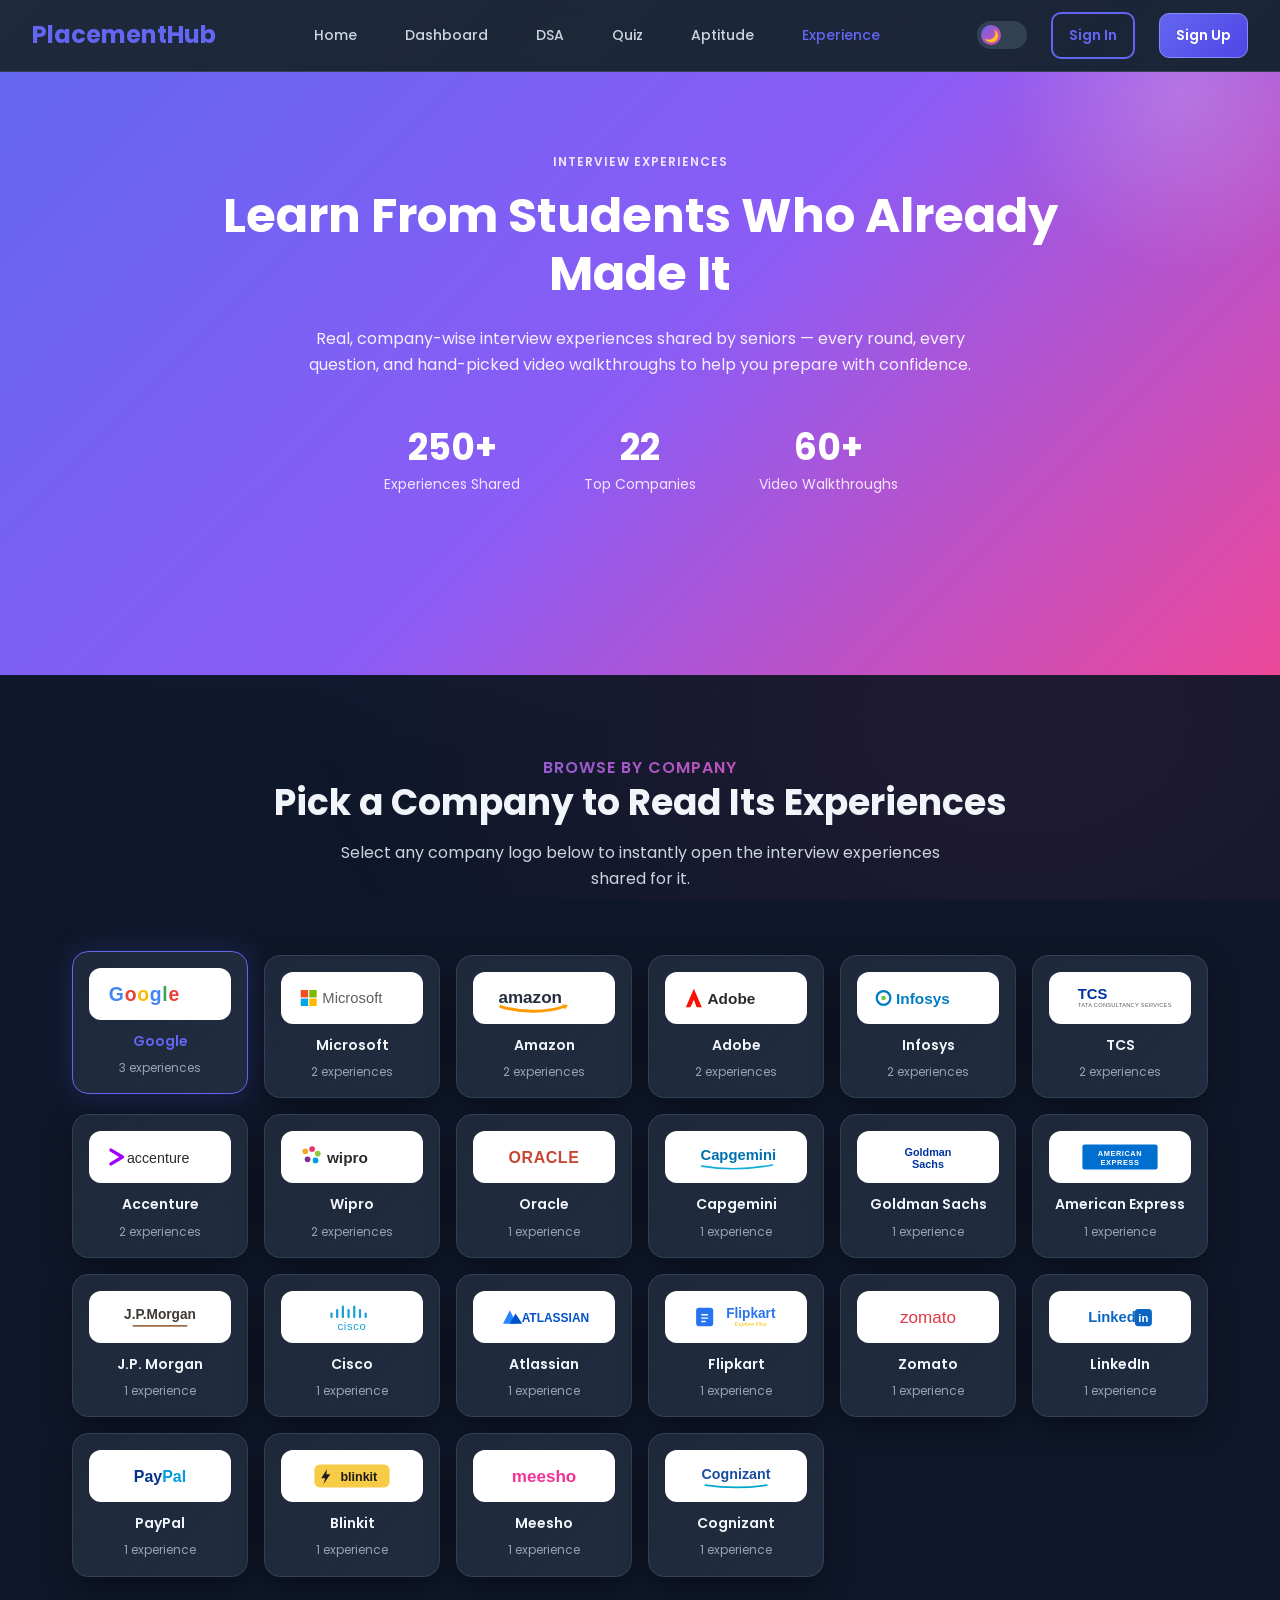
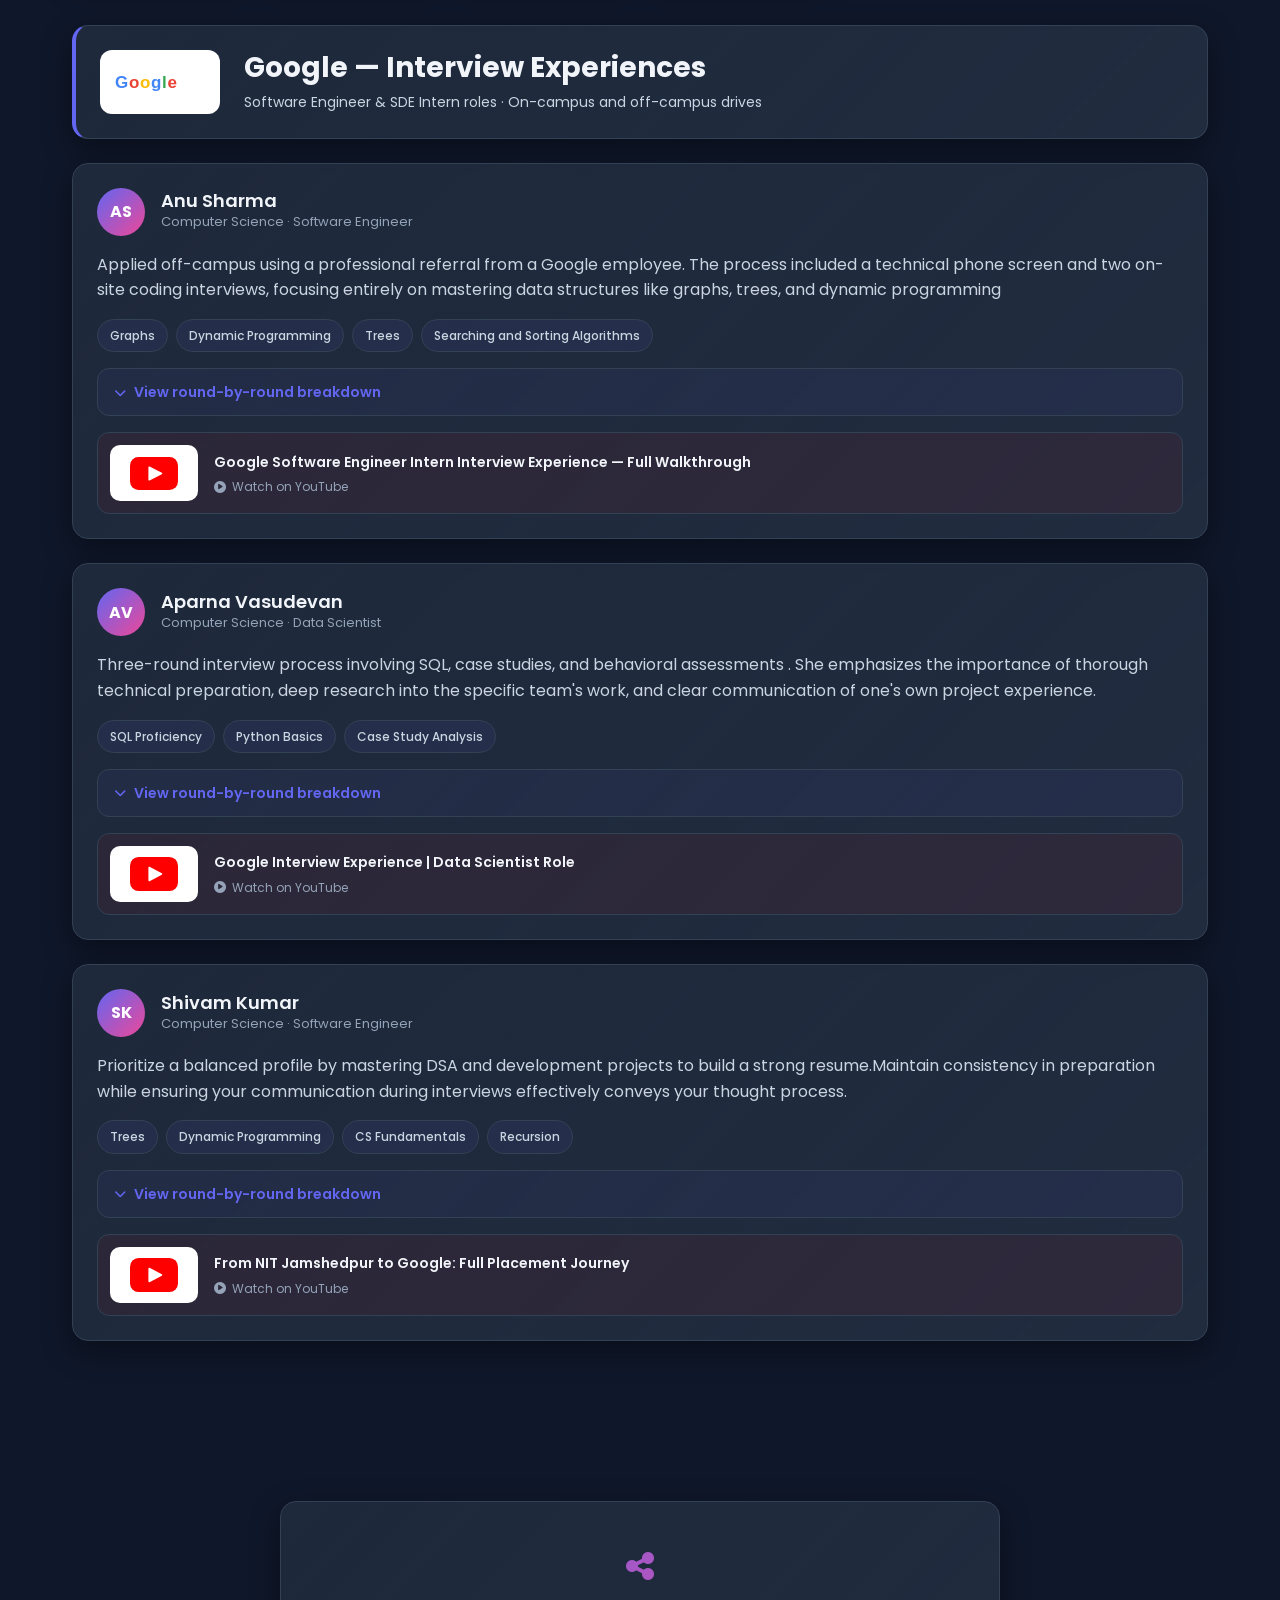
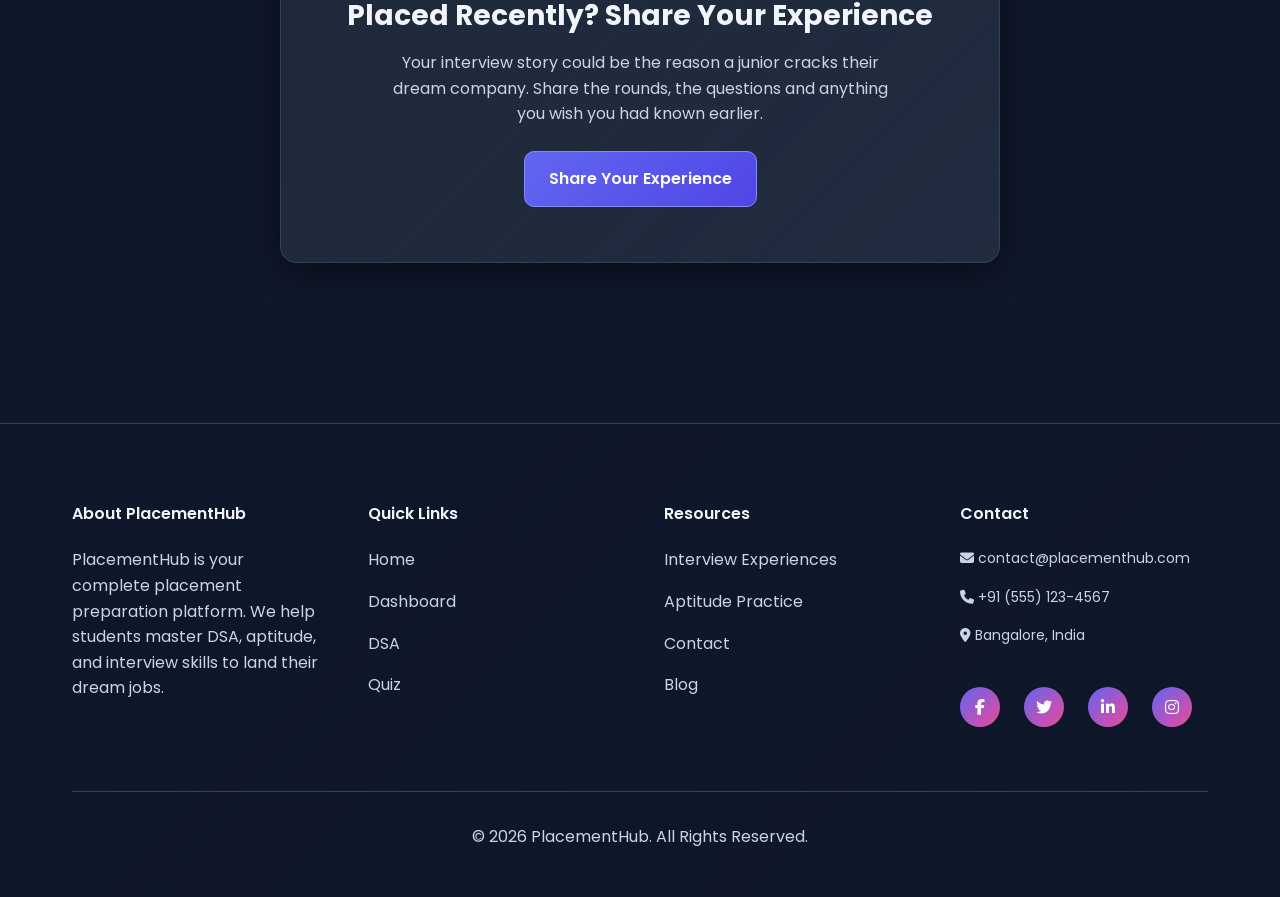
<file: experience.html>
<!DOCTYPE html>
<html lang="en">
<head>
  <meta charset="UTF-8">
  <meta name="viewport" content="width=device-width, initial-scale=1.0">
  <title>Interview Experiences - PlacementHub</title>
  <link href="https://fonts.googleapis.com/css2?family=Poppins:wght@400;500;600;700&display=swap" rel="stylesheet">
  <link rel="stylesheet" href="https://cdnjs.cloudflare.com/ajax/libs/font-awesome/6.4.0/css/all.min.css">
  <link rel="stylesheet" href="css/style.css">
  <link rel="stylesheet" href="css/experience.css">
</head>
<body>

  <!-- Navbar -->
  <nav class="navbar">
    <a href="index.html" class="navbar-logo">PlacementHub</a>
    <div class="navbar-center">
      <a href="index.html" class="nav-link">Home</a>
      <a href="dashboard.html" class="nav-link">Dashboard</a>
      <a href="dsa.html" class="nav-link">DSA</a>
      <a href="quiz.html" class="nav-link">Quiz</a>
      <a href="aptitude.html" class="nav-link">Aptitude</a>
      <a href="experience.html" class="nav-link active">Experience</a>
    </div>
    <div class="navbar-right">
      <div class="theme-toggle">
        <div class="toggle-circle">🌙</div>
      </div>
      <a href="signin.html" class="btn btn-secondary btn-sm">Sign In</a>
      <a href="signup.html" class="btn btn-primary btn-sm">Sign Up</a>
    </div>
    <div class="hamburger">
      <span></span>
      <span></span>
      <span></span>
    </div>
  </nav>

  <main>
    <!-- Page Banner -->

    <section class="page-banner">
      <div class="container">
        <p class="page-banner-label">Interview Experiences</p>
        <h1>Learn From Students Who Already Made It</h1>
        <p class="page-banner-text">
          Real, company-wise interview experiences shared by seniors — every round, every question,
          and hand-picked video walkthroughs to help you prepare with confidence.
        </p>
        <div class="banner-stats">
          <div class="banner-stat">
            <span class="banner-stat-number">250+</span>
            <span class="banner-stat-title">Experiences Shared</span>
          </div>
          <div class="banner-stat">
            <span class="banner-stat-number">22</span>
            <span class="banner-stat-title">Top Companies</span>
          </div>
          <div class="banner-stat">
            <span class="banner-stat-number">60+</span>
            <span class="banner-stat-title">Video Walkthroughs</span>
          </div>
        </div>
      </div>
    </section>

    <!-- Company-wise Experience Explorer -->
    <section class="section experience-section">
      <div class="container">
        
        <p class="submission-alert" id="submission-alert" hidden></p>

        <div class="section-heading">
          <p class="section-heading-label">Browse By Company</p>
          <h2>Pick a Company to Read Its Experiences</h2>
          <p>Select any company logo below to instantly open the interview experiences shared for it.</p>
        </div>

        <div class="experience-explorer">
          <!-- Company selectors -->
          <input class="company-input" type="radio" name="company" id="c-google" checked>
          <input class="company-input" type="radio" name="company" id="c-microsoft">
          <input class="company-input" type="radio" name="company" id="c-amazon">
          <input class="company-input" type="radio" name="company" id="c-adobe">
          <input class="company-input" type="radio" name="company" id="c-infosys">
          <input class="company-input" type="radio" name="company" id="c-tcs">
          <input class="company-input" type="radio" name="company" id="c-accenture">
          <input class="company-input" type="radio" name="company" id="c-wipro">
          <input class="company-input" type="radio" name="company" id="c-oracle">
          <input class="company-input" type="radio" name="company" id="c-capgemini">
          <input class="company-input" type="radio" name="company" id="c-goldman-sachs">
          <input class="company-input" type="radio" name="company" id="c-american-express">
          <input class="company-input" type="radio" name="company" id="c-jp-morgan">
          <input class="company-input" type="radio" name="company" id="c-cisco">
          <input class="company-input" type="radio" name="company" id="c-atlassian">
          <input class="company-input" type="radio" name="company" id="c-flipkart">
          <input class="company-input" type="radio" name="company" id="c-zomato">
          <input class="company-input" type="radio" name="company" id="c-linkedin">
          <input class="company-input" type="radio" name="company" id="c-paypal">
          <input class="company-input" type="radio" name="company" id="c-blinkit">
          <input class="company-input" type="radio" name="company" id="c-meesho">
          <input class="company-input" type="radio" name="company" id="c-cognizant">

          <!-- Company Logo Grid -->
          <ul class="company-grid">
            <li>
              <label class="company-card" for="c-google">
                <span class="company-logo-plate">
                  <img src="images/companies/google.svg" alt="Google logo">
                </span>
                <span class="company-name">Google</span>
                <span class="company-count">3 experiences</span>
              </label>
            </li>
            <li>
              <label class="company-card" for="c-microsoft">
                <span class="company-logo-plate">
                  <img src="images/companies/microsoft.svg" alt="Microsoft logo">
                </span>
                <span class="company-name">Microsoft</span>
                <span class="company-count">2 experiences</span>
              </label>
            </li>
            <li>
              <label class="company-card" for="c-amazon">
                <span class="company-logo-plate">
                  <img src="images/companies/amazon.svg" alt="Amazon logo">
                </span>
                <span class="company-name">Amazon</span>
                <span class="company-count">2 experiences</span>
              </label>
            </li>
            <li>
              <label class="company-card" for="c-adobe">
                <span class="company-logo-plate">
                  <img src="images/companies/adobe.svg" alt="Adobe logo">
                </span>
                <span class="company-name">Adobe</span>
                <span class="company-count">2 experiences</span>
              </label>
            </li>
            <li>
              <label class="company-card" for="c-infosys">
                <span class="company-logo-plate">
                  <img src="images/companies/infosys.svg" alt="Infosys logo">
                </span>
                <span class="company-name">Infosys</span>
                <span class="company-count">2 experiences</span>
              </label>
            </li>
            <li>
              <label class="company-card" for="c-tcs">
                <span class="company-logo-plate">
                  <img src="images/companies/tcs.svg" alt="Tata Consultancy Services logo">
                </span>
                <span class="company-name">TCS</span>
                <span class="company-count">2 experiences</span>
              </label>
            </li>
            <li>
              <label class="company-card" for="c-accenture">
                <span class="company-logo-plate">
                  <img src="images/companies/accenture.svg" alt="Accenture logo">
                </span>
                <span class="company-name">Accenture</span>
                <span class="company-count">2 experiences</span>
              </label>
            </li>
            <li>
              <label class="company-card" for="c-wipro">
                <span class="company-logo-plate">
                  <img src="images/companies/wipro.svg" alt="Wipro logo">
                </span>
                <span class="company-name">Wipro</span>
                <span class="company-count">2 experiences</span>
              </label>
            </li>
            <li>
              <label class="company-card" for="c-oracle">
                <span class="company-logo-plate">
                  <img src="images/companies/oracle.svg" alt="Oracle logo">
                </span>
                <span class="company-name">Oracle</span>
                <span class="company-count">1 experience</span>
              </label>
            </li>
            <li>
              <label class="company-card" for="c-capgemini">
                <span class="company-logo-plate">
                  <img src="images/companies/capgemini.svg" alt="Capgemini logo">
                </span>
                <span class="company-name">Capgemini</span>
                <span class="company-count">1 experience</span>
              </label>
            </li>
            <li>
              <label class="company-card" for="c-goldman-sachs">
                <span class="company-logo-plate">
                  <img src="images/companies/goldman-sachs.svg" alt="Goldman Sachs logo">
                </span>
                <span class="company-name">Goldman Sachs</span>
                <span class="company-count">1 experience</span>
              </label>
            </li>
            <li>
              <label class="company-card" for="c-american-express">
                <span class="company-logo-plate">
                  <img src="images/companies/american-express.svg" alt="American Express logo">
                </span>
                <span class="company-name">American Express</span>
                <span class="company-count">1 experience</span>
              </label>
            </li>
            <li>
              <label class="company-card" for="c-jp-morgan">
                <span class="company-logo-plate">
                  <img src="images/companies/jp-morgan.svg" alt="J.P. Morgan logo">
                </span>
                <span class="company-name">J.P. Morgan</span>
                <span class="company-count">1 experience</span>
              </label>
            </li>
            <li>
              <label class="company-card" for="c-cisco">
                <span class="company-logo-plate">
                  <img src="images/companies/cisco.svg" alt="Cisco logo">
                </span>
                <span class="company-name">Cisco</span>
                <span class="company-count">1 experience</span>
              </label>
            </li>
            <li>
              <label class="company-card" for="c-atlassian">
                <span class="company-logo-plate">
                  <img src="images/companies/atlassian.svg" alt="Atlassian logo">
                </span>
                <span class="company-name">Atlassian</span>
                <span class="company-count">1 experience</span>
              </label>
            </li>
            <li>
              <label class="company-card" for="c-flipkart">
                <span class="company-logo-plate">
                  <img src="images/companies/flipkart.svg" alt="Flipkart logo">
                </span>
                <span class="company-name">Flipkart</span>
                <span class="company-count">1 experience</span>
              </label>
            </li>
            <li>
              <label class="company-card" for="c-zomato">
                <span class="company-logo-plate">
                  <img src="images/companies/zomato.svg" alt="Zomato logo">
                </span>
                <span class="company-name">Zomato</span>
                <span class="company-count">1 experience</span>
              </label>
            </li>
            <li>
              <label class="company-card" for="c-linkedin">
                <span class="company-logo-plate">
                  <img src="images/companies/linkedin.svg" alt="LinkedIn logo">
                </span>
                <span class="company-name">LinkedIn</span>
                <span class="company-count">1 experience</span>
              </label>
            </li>
            <li>
              <label class="company-card" for="c-paypal">
                <span class="company-logo-plate">
                  <img src="images/companies/paypal.svg" alt="PayPal logo">
                </span>
                <span class="company-name">PayPal</span>
                <span class="company-count">1 experience</span>
              </label>
            </li>
            <li>
              <label class="company-card" for="c-blinkit">
                <span class="company-logo-plate">
                  <img src="images/companies/blinkit.svg" alt="Blinkit logo">
                </span>
                <span class="company-name">Blinkit</span>
                <span class="company-count">1 experience</span>
              </label>
            </li>
            <li>
              <label class="company-card" for="c-meesho">
                <span class="company-logo-plate">
                  <img src="images/companies/meesho.svg" alt="Meesho logo">
                </span>
                <span class="company-name">Meesho</span>
                <span class="company-count">1 experience</span>
              </label>
            </li>
            <li>
              <label class="company-card" for="c-cognizant">
                <span class="company-logo-plate">
                  <img src="images/companies/cognizant.svg" alt="Cognizant logo">
                </span>
                <span class="company-name">Cognizant</span>
                <span class="company-count">1 experience</span>
              </label>
            </li>
          </ul>

          <!-- Experience Panels -->
          <div class="company-panels">

            <!-- GOOGLE -->
            <article class="company-panel" id="p-google">
              <header class="panel-header">
                <span class="company-logo-plate panel-logo">
                  <img src="images/companies/google.svg" alt="Google logo">
                </span>
                <div class="panel-heading">
                  <h3>Google — Interview Experiences</h3>
                  <p>Software Engineer &amp; SDE Intern roles · On-campus and off-campus drives</p>
                </div>
              </header>

              <div class="experience-list">
                <!-- Experience 1 -->
                <div class="experience-card">
                  <div class="experience-card-head">
                    <span class="student-avatar">AS</span>
                    <div class="student-info">
                      <h4>Anu Sharma</h4>
                      <p class="student-meta">Computer Science · Software Engineer</p>
                    </div>
                  </div>

                  <p class="experience-summary">
                    Applied off-campus using a professional referral from a Google employee. The process included a technical phone screen and two on-site coding interviews, focusing entirely on mastering data structures like graphs, trees, and dynamic programming</p>

                  <ul class="tag-list">
                    <li class="tag">Graphs</li>
                    <li class="tag">Dynamic Programming</li>
                    <li class="tag">Trees</li>
                    <li class="tag">Searching and Sorting Algorithms</li>
                  </ul>

                  <details class="round-details">
                    <summary>View round-by-round breakdown</summary>
                    <ol class="round-list">
                      <li>
                        <strong>Online Assessment</strong>
                        <span> A 30-minute recruiter-led session covering computer science fundamentals, data structures, and basic algorithms.Also discussed current Projects.</span>
                      </li>
                      <li>
                        <strong>Technical Round 1</strong>
                        <span>45-minute coding round.
                        Focused on graph-related problems with a dynamic programming-based variation as a follow-up.</span>
                      </li>
                      <li>
                        <strong>Technical Round 2</strong>
                        <span>45-minute coding round.
                        Focused on tree data structures, specifically implementing Depth-First Search (DFS), followed by a dynamic programming problem on a tree.</span>
                      </li>
                      
                    </ol>
                  </details>

                  <a class="video-card" href="https://youtu.be/dRJe2yEDtLE?si=6Ve0a97vTQFL2HwD" target="_blank" rel="noopener">
                    <span class="video-thumb"><img src="images/youtube.svg" alt="YouTube"></span>
                    <span class="video-info">
                      <span class="video-title">Google Software Engineer Intern Interview Experience — Full Walkthrough</span>
                      <span class="video-channel"><i class="fas fa-circle-play"></i> Watch on YouTube</span>
                    </span>
                  </a>
                </div>

                <!-- Experience 2 -->
                <div class="experience-card">
                  <div class="experience-card-head">
                    <span class="student-avatar">AV</span>
                    <div class="student-info">
                      <h4>Aparna Vasudevan</h4>
                      <p class="student-meta">Computer Science · Data Scientist</p>
                    </div>
                  </div>

                  <p class="experience-summary">
                    Three-round interview process involving SQL, case studies, and behavioral assessments . She emphasizes the importance of thorough technical preparation, deep research into the specific team's work, and clear communication of one's own project experience.
                  </p>

                  <ul class="tag-list">
                    <li class="tag">SQL Proficiency</li>
                    <li class="tag">Python Basics</li>
                    <li class="tag">Case Study Analysis</li>
                  </ul>

                  <details class="round-details">
                    <summary>View round-by-round breakdown</summary>
                    <ol class="round-list">
                      <li>
                        <strong>Round 1: Technical Coding</strong>
                        <span>Focused primarily on SQL coding. The candidate was asked to solve three to four problems on a notepad and discuss their approach to finding the solutions.</span>
                      </li>
                      <li>
                        <strong>Round 2: Trust and Safety Case Study </strong>
                        <span>A deep-dive session (approx. 45 minutes) where the candidate brainstormed ideas with the panel on situational problems related to YouTube content, user safety, and browser security.</span>
                      </li>
                      <li>
                        <strong>Round 3: Hiring Manager/Googliness Round</strong>
                        <span>A behavioral interview evaluating leadership style, how the candidate handles specific workplace situations (e.g., credit for projects, team conflict), and overall cultural fit</span>
                      </li>
                    </ol>
                  </details>

                  <a class="video-card" href="https://youtu.be/zQYJJ2_aOrk?si=2iIHHDSqEbrPebYi" target="_blank" rel="noopener">
                    <span class="video-thumb"><img src="images/youtube.svg" alt="YouTube"></span>
                    <span class="video-info">
                      <span class="video-title">Google Interview Experience | Data Scientist Role</span>
                      <span class="video-channel"><i class="fas fa-circle-play"></i> Watch on YouTube</span>
                    </span>
                  </a>
                </div>

                <!-- Experience 3 -->
                <div class="experience-card">
                  <div class="experience-card-head">
                    <span class="student-avatar">SK</span>
                    <div class="student-info">
                      <h4>Shivam Kumar</h4>
                      <p class="student-meta">Computer Science · Software Engineer</p>
                    </div>
                  </div>

                  <p class="experience-summary">
                    Prioritize a balanced profile by mastering DSA and development projects to build a strong resume.Maintain consistency in preparation while ensuring your communication during interviews effectively conveys your thought process.
                  </p>

                  <ul class="tag-list">
                    <li class="tag">Trees</li>
                    <li class="tag">Dynamic Programming</li>
                    <li class="tag">CS Fundamentals</li>
                    <li class="tag">Recursion</li>
                  </ul>

                  <details class="round-details">
                    <summary>View round-by-round breakdown</summary>
                    <ol class="round-list">
                      <li>
                        <strong>Online Assessment</strong>
                        <span>The assessment featured two coding problems, one based on Dynamic Programming and another involving Euler tours of trees.</span>
                      </li>
                      <li>
                        <strong>Technical Round 1</strong>
                        <span>This round focused on his Code for Good hackathon project.Technical questions included a basic recursion problem and a more complex challenge involving Priority Queues, Maps, and randomized sorting algorithms</span>
                      </li>
                      <li>
                        <strong>Technical Round 2</strong>
                        <span>This round included a problem based on backward Dynamic Programming.He was also tested on space optimization, specifically converting a Dynamic Programming approach from O(n) to O(1) space.The round concluded with theoretical questions regarding the internal working of hash tables.</span>
                      </li>
                    </ol>
                  </details>

                  <a class="video-card" href="https://youtu.be/iSfrVNowJ9Y?si=U8QrdmkSfqylVwV4" target="_blank" rel="noopener">
                    <span class="video-thumb"><img src="images/youtube.svg" alt="YouTube"></span>
                    <span class="video-info">
                      <span class="video-title">From NIT Jamshedpur to Google: Full Placement Journey</span>
                      <span class="video-channel"><i class="fas fa-circle-play"></i> Watch on YouTube</span>
                    </span>
                  </a>
                </div>
              </div>
            </article>

            <!--  MICROSOFT -->

            <article class="company-panel" id="p-microsoft">
              <header class="panel-header">
                <span class="company-logo-plate panel-logo">
                  <img src="images/companies/microsoft.svg" alt="Microsoft logo">
                </span>
                <div class="panel-heading">
                  <h3>Microsoft — Interview Experiences</h3>
                  <p>Software Engineer roles · Engage and campus hiring tracks</p>
                </div>
              </header>

              <!-- Experience 1 -->

              <div class="experience-list">
                <div class="experience-card">
                  <div class="experience-card-head">
                    <span class="student-avatar">K</span>
                    <div class="student-info">
                      <h4>Kanika</h4>
                      <p class="student-meta">Computer Science · Software Engineer</p>
                    </div>
                  </div>

                  <p class="experience-summary">
                    Microsoft's rounds felt conversational rather than interrogative. Every interviewer
                    asked me to write production-quality code — naming, edge cases and input validation
                    were all part of the evaluation, not just the algorithm.
                  </p>

                  <ul class="tag-list">
                    <li class="tag">Arrays</li>
                    <li class="tag">DBMS</li>
                    <li class="tag">OOPs</li>
                    <li class="tag">Operating System</li>
                    
                  </ul>

                  <details class="round-details">
                    <summary>View round-by-round breakdown</summary>
                    <ol class="round-list">
                      <li>
                        <strong>Technical Round 1</strong>
                        <span>Focused on a Data Structures and Algorithms (DSA) problem involving array and interval overlapping, followed by a discussion about her DRDO project and OOPs concepts.</span>
                      </li>
                      <li>
                        <strong>Technical Round 2</strong>
                        <span>Started with feedback on the previous round, followed by a deep dive into her resume, internship experience, a Kadane's Algorithm problem, and questions on OOPs and DBMS.</span>
                      </li>
                    </ol>
                  </details>

                  <a class="video-card" href="https://youtu.be/rKvfa91xBrs?si=q8kbH6XCRJ3qlHRr" target="_blank" rel="noopener">
                    <span class="video-thumb"><img src="images/youtube.svg" alt="YouTube"></span>
                    <span class="video-info">
                      <span class="video-title">Microsoft OFF-Campus Interview Experience</span>
                      <span class="video-channel"><i class="fas fa-circle-play"></i> Watch on YouTube</span>
                    </span>
                  </a>
                </div>

                <!-- Experience 2 -->

                <div class="experience-card">
                  <div class="experience-card-head">
                    <span class="student-avatar">HV</span>
                    <div class="student-info">
                      <h4>Shreya Shree</h4>
                      <p class="student-meta">Computer Science and Engineering · Software Engineer</p>
                    </div>
                  </div>

                  <p class="experience-summary">
                   Interviews involved deep discussions on her AI/ML projects, specifically focusing on NLP and text retention, followed by technical questions on stacks and implementing a hash map from scratch.
                  </p>

                  <ul class="tag-list">
                    <li class="tag">Stack</li>
                    <li class="tag">Hash Map</li>
                    <li class="tag">Dynamic Programming</li>
                    <li class="tag">Graph algorithms</li>
                  </ul>

                  <details class="round-details">
                    <summary>View round-by-round breakdown</summary>
                    <ol class="round-list">
                      <li>
                        <strong>Online Assessment</strong>
                        <span>The assessment consisted of two technical questions: one on Dynamic Programming and another on Graph algorithms.</span>
                      </li>
                      <li>
                        <strong>Technical Round 1</strong>
                        <span>This was a combined managerial and technical round. The first 15–20 minutes were dedicated to a deep discussion about her AI/ML projects, specifically her work on NLP and text retention capacity. The round concluded with a technical problem focused on implementing a Stack.</span>
                      </li>
                      <li>
                        <strong>Technical Round 2</strong>
                        <span>This round involved further discussion on her project's architecture and future scope. The technical challenge required her to implement a Hash Map from scratch without using any built-in libraries, covering insertion, deletion, searching, and updating functions.</span>
                      </li>
                    </ol>
                  </details>

                  <a class="video-card" href="https://youtu.be/64N1nNk0WuQ?si=N6Rj_1fpZkRvDfwO" target="_blank" rel="noopener">
                    <span class="video-thumb"><img src="images/youtube.svg" alt="YouTube"></span>
                    <span class="video-info">
                      <span class="video-title">Microsoft Internship Interview</span>
                      <span class="video-channel"><i class="fas fa-circle-play"></i> Watch on YouTube</span>
                    </span>
                  </a>
                </div>
              </div>
            </article>

            <!--  AMAZON  -->
            <article class="company-panel" id="p-amazon">
              <header class="panel-header">
                <span class="company-logo-plate panel-logo">
                  <img src="images/companies/amazon.svg" alt="Amazon logo">
                </span>
                <div class="panel-heading">
                  <h3>Amazon — Interview Experiences</h3>
                  <p>SDE-1 and SDE Intern roles · Leadership Principles weigh heavily</p>
                </div>
              </header>

              <!-- Experience 1 -->

              <div class="experience-list">
                <div class="experience-card">
                  <div class="experience-card-head">
                    <span class="student-avatar">AU</span>
                    <div class="student-info">
                      <h4>Anonymous User</h4>
                      <p class="student-meta">Computer Science · SDE</p>
                    </div>
                  </div>

                  <p class="experience-summary">
                    Half of my preparation went into the 16 Leadership Principles and it paid off. Every
                    single interviewer asked at least one behavioural question, and they expected the
                    STAR format with concrete numbers attached to my answers.
                  </p>

                  <ul class="tag-list">
                    <li class="tag">DP</li>
                    <li class="tag">String</li>
                    <li class="tag">Trees</li>
                    <li class="tag">Graph</li>
                  </ul>

                  <details class="round-details">
                    <summary>View round-by-round breakdown</summary>
                    <ol class="round-list">
                      <li>
                        <strong>Online Assessment</strong>
                        <span>Three questions: two medium-level (Dynamic Programming and Strings) and one hard-level (Graphs).</span>
                      </li>
                      <li>
                        <strong>Technical Round 1</strong>
                        <span>Focused on Data Structures and Algorithms (DSA).
                        Included an LRU Cache problem and a Binary Search problem similar to aggressive cows.</span>
                      </li>
                      <li>
                        <strong>Technical Round 2</strong>
                        <span> Included a LeetCode hard problem on Binary Trees and a Graph BFS problem.</span>
                      </li>
                      <li>
                        <strong>Round 3</strong>
                        <span>Completely behavioral (Leadership Principles).</span>
                      </li>
                    </ol>
                  </details>

                  <a class="video-card" href="https://youtu.be/NSDhCSE4pwU?si=u4zKTUA-HR6ar2vr" target="_blank" rel="noopener">
                    <span class="video-thumb"><img src="images/youtube.svg" alt="YouTube"></span>
                    <span class="video-info">
                      <span class="video-title">Amazon Interview Experience</span>
                      <span class="video-channel"><i class="fas fa-circle-play"></i> Watch on YouTube</span>
                    </span>
                  </a>
                </div>

                <!-- Experience 2 -->

                <div class="experience-card">
                  <div class="experience-card-head">
                    <span class="student-avatar">AS</span>
                    <div class="student-info">
                      <h4>Anu Sharma</h4>
                      <p class="student-meta">Computer Science · SDE Intern</p>
                    </div>
                  </div>

                  <p class="experience-summary">
                    The online assessment is the real filter — only about forty students out of six hundred
                    moved forward. Practising under a strict timer helped more than solving extra problems
                    without one.
                  </p>

                  <ul class="tag-list">
                    <li class="tag">Hashing</li>
                    <li class="tag">Sliding Window</li>
                    <li class="tag">Stacks</li>
                  </ul>

                  <details class="round-details">
                    <summary>View round-by-round breakdown</summary>
                    <ol class="round-list">
                      <li>
                        <strong>Online Assessment</strong>
                        <span>Longest substring without repeating characters and a warehouse-inventory
                        simulation problem.</span>
                      </li>
                      <li>
                        <strong>Technical Round 1</strong>
                        <span>Next greater element and the trapping rain water problem.</span>
                      </li>
                      <li>
                        <strong>Technical Round 2</strong>
                        <span>Resume walkthrough, two LP questions and one easy string problem.</span>
                      </li>
                    </ol>
                  </details>

                  <a class="video-card" href="https://youtu.be/Gai1iiiAQPc?si=-a2tNV9b-pmkOSht" target="_blank" rel="noopener">
                    <span class="video-thumb"><img src="images/youtube.svg" alt="YouTube"></span>
                    <span class="video-info">
                      <span class="video-title">How to Clear the Amazon Online Assessment</span>
                      <span class="video-channel"><i class="fas fa-circle-play"></i> Watch on YouTube</span>
                    </span>
                  </a>
                </div>
              </div>
            </article>

            <!--  ADOBE  -->
            <article class="company-panel" id="p-adobe">
              <header class="panel-header">
                <span class="company-logo-plate panel-logo">
                  <img src="images/companies/adobe.svg" alt="Adobe logo">
                </span>
                <div class="panel-heading">
                  <h3>Adobe — Interview Experiences</h3>
                  <p>Member of Technical Staff and intern roles · Strong CS-fundamentals focus</p>
                </div>
              </header>

              <!-- Experience 1 -->

              <div class="experience-list">
                <div class="experience-card">
                  <div class="experience-card-head">
                    <span class="student-avatar">SP</span>
                    <div class="student-info">
                      <h4>Shraddha Pawar</h4>
                      <p class="student-meta">Computer Science · Software Engineer</p>
                    </div>
                  </div>

                  <p class="experience-summary">
                    Adobe went deeper into core subjects - Operating systems, DBMS and object-oriented design each got a full segment, so
                    revising theory alongside DSA was essential.
                  </p>

                  <ul class="tag-list">
                    <li class="tag">DSA</li>
                    <li class="tag">CS Fundamentals</li>
                    <li class="tag">Aptitude</li>
                    <li class="tag">Mathematics</li>
                  </ul>

                  <details class="round-details">
                    <summary>View round-by-round breakdown</summary>
                    <ol class="round-list">
                      <li>
                        <strong>Online Assessment</strong>
                        <span>It included Data Structures and Algorithms (DSA), aptitude questions, mathematics, and core computer science subjects.</span>
                      </li>
                      <li>
                        <strong>Technical Round 1</strong>
                        <span>A problem focused on calculating time and space complexity for a given algorithm, which involved series involving geometric progression.
                        A problem based on permutations and combinations.</span>
                      </li>
                    </ol>
                  </details>

                  <a class="video-card" href="https://youtu.be/2LzfzmMW9hM?si=NfTFvZthCYIW5gvd" target="_blank" rel="noopener">
                    <span class="video-thumb"><img src="images/youtube.svg" alt="YouTube"></span>
                    <span class="video-info">
                      <span class="video-title">Adobe Interview Experience — Rounds &amp; Questions</span>
                      <span class="video-channel"><i class="fas fa-circle-play"></i> Watch on YouTube</span>
                    </span>
                  </a>
                </div>

                <!-- Experience 2 -->

                <div class="experience-card">
                  <div class="experience-card-head">
                    <span class="student-avatar">TG</span>
                    <div class="student-info">
                      <h4>Tanvi Gupta</h4>
                      <p class="student-meta">Information Technology · Product Intern</p>
                    </div>
                  </div>

                  <p class="experience-summary">
                    I solved both coding questions but could not answer the follow-ups on space
                    optimisation. The lesson I took away: always be ready to explain how you would reduce
                    memory usage, not just runtime.
                  </p>

                  <ul class="tag-list">
                    <li class="tag">Dynamic Programming</li>
                    <li class="tag">Space Optimisation</li>
                  </ul>

                  <details class="round-details">
                    <summary>View round-by-round breakdown</summary>
                    <ol class="round-list">
                      <li>
                        <strong>Online Assessment</strong>
                        <span>Aptitude section plus edit distance between two strings.</span>
                      </li>
                      <li>
                        <strong>Technical Round 1</strong>
                        <span>Longest common subsequence, then asked to convert the 2D table into a
                        rolling one-dimensional array.</span>
                      </li>
                    </ol>
                  </details>

                  <a class="video-card" href="https://www.youtube.com/results?search_query=Dynamic+Programming+Space+Optimization+Interview" target="_blank" rel="noopener">
                    <span class="video-thumb"><img src="images/youtube.svg" alt="YouTube"></span>
                    <span class="video-info">
                      <span class="video-title">DP Space Optimisation — The Follow-Up Everyone Misses</span>
                      <span class="video-channel"><i class="fas fa-circle-play"></i> Watch on YouTube</span>
                    </span>
                  </a>
                </div>
              </div>
            </article>

            <!--  INFOSYS  -->

            <article class="company-panel" id="p-infosys">
              <header class="panel-header">
                <span class="company-logo-plate panel-logo">
                  <img src="images/companies/infosys.svg" alt="Infosys logo">
                </span>
                <div class="panel-heading">
                  <h3>Infosys — Interview Experiences</h3>
                  <p>System Engineer, Digital Specialist and Power Programmer tracks</p>
                </div>
              </header>

              <!-- Experience 1 -->

              <div class="experience-list">
                <div class="experience-card">
                  <div class="experience-card-head">
                    <span class="student-avatar">RS</span>
                    <div class="student-info">
                      <h4>Rajeev Singh</h4>
                      <p class="student-meta">Electronics and Communication · Specialist Programmer L1</p>
                    </div>
                  </div>

                  <p class="experience-summary">
                    The InfyTQ certification gave me a direct interview call. Communication carried real
                    weight here — the interviewer cared as much about how clearly I explained my project
                    as about the code itself.
                  </p>

                  <ul class="tag-list">
                    <li class="tag">Aptitude</li>
                    <li class="tag">Python</li>
                    <li class="tag">SQL</li>
                    <li class="tag">Communication</li>
                  </ul>

                  <details class="round-details">
                    <summary>View round-by-round breakdown</summary>
                    <ol class="round-list">
                      <li>
                        <strong>Online Test</strong>
                        <span>A 3 hours test with four coding questions.</span>
                      </li>
                      <li>
                        <strong>Technical + Managerial Interview</strong>
                        <span>Primarily focused on DSA, OOPs, and fundamental programming concepts.</span>
                      </li>
                      
                    </ol>
                  </details>

                  <a class="video-card" href="https://youtu.be/gcC15wKA8CM?si=2ZS5DgzHJG-mTJfX" target="_blank" rel="noopener">
                    <span class="video-thumb"><img src="images/youtube.svg" alt="YouTube"></span>
                    <span class="video-info">
                      <span class="video-title">Infosys Interview Experience — Complete Guide</span>
                      <span class="video-channel"><i class="fas fa-circle-play"></i> Watch on YouTube</span>
                    </span>
                  </a>
                </div>

                <!-- Experience 2 -->

                <div class="experience-card">
                  <div class="experience-card-head">
                    <span class="student-avatar">VP</span>
                    <div class="student-info">
                      <h4>Vikram Patel</h4>
                      <p class="student-meta">Mechanical Engineering · System Engineer</p>
                    </div>
                  </div>

                  <p class="experience-summary">
                    Infosys hires across branches, so my mechanical background was never a problem. They
                    focused on aptitude, basic programming logic and whether I was genuinely interested in
                    moving into IT.
                  </p>

                  <ul class="tag-list">
                    <li class="tag">Logical Reasoning</li>
                    <li class="tag">C Programming</li>
                    <li class="tag">HR</li>
                  </ul>

                  <details class="round-details">
                    <summary>View round-by-round breakdown</summary>
                    <ol class="round-list">
                      <li>
                        <strong>Online Test</strong>
                        <span>Aptitude and reasoning with a strict per-section time limit.</span>
                      </li>
                      <li>
                        <strong>Technical Interview</strong>
                        <span>Difference between arrays and linked lists, what a pointer is, and a
                        program to reverse a number.</span>
                      </li>
                      <li>
                        <strong>HR Interview</strong>
                        <span>Why IT after mechanical, and questions about my strengths.</span>
                      </li>
                    </ol>
                  </details>

                  <a class="video-card" href="https://www.youtube.com/results?search_query=Infosys+System+Engineer+Interview+Questions+Non+CS" target="_blank" rel="noopener">
                    <span class="video-thumb"><img src="images/youtube.svg" alt="YouTube"></span>
                    <span class="video-info">
                      <span class="video-title">Infosys Interview for Non-CS Branches — What to Expect</span>
                      <span class="video-channel"><i class="fas fa-circle-play"></i> Watch on YouTube</span>
                    </span>
                  </a>
                </div>
              </div>
            </article>

            <!--  TCS  -->

            <article class="company-panel" id="p-tcs">
              <header class="panel-header">
                <span class="company-logo-plate panel-logo">
                  <img src="images/companies/tcs.svg" alt="Tata Consultancy Services logo">
                </span>
                <div class="panel-heading">
                  <h3>TCS — Interview Experiences</h3>
                  <p>Ninja, Digital and Prime tracks through the NQT examination</p>
                </div>
              </header>

              <!-- Experience 1 -->

              <div class="experience-list">
                <div class="experience-card">
                  <div class="experience-card-head">
                    <span class="student-avatar">SM</span>
                    <div class="student-info">
                      <h4>Simran Mehta</h4>
                      <p class="student-meta">Information Technology · TCS Digital</p>
                    </div>
                  </div>

                  <p class="experience-summary">
                    My NQT score decided which track I was offered, so treating that exam seriously was
                    the single highest-return decision. The interview itself was a friendly forty-minute
                    conversation across technical, managerial and HR panels in one sitting.
                  </p>

                  <ul class="tag-list">
                    <li class="tag">NQT</li>
                    <li class="tag">Java</li>
                    <li class="tag">DBMS</li>
                    <li class="tag">Managerial</li>
                  </ul>

                  <details class="round-details">
                    <summary>View round-by-round breakdown</summary>
                    <ol class="round-list">
                      <li>
                        <strong>TCS NQT</strong>
                        <span>Numerical ability, verbal ability, reasoning and two coding questions in C
                        or Java.</span>
                      </li>
                      <li>
                        <strong>Technical Interview</strong>
                        <span>OOPs concepts with examples, SQL queries with group-by, and a project
                        discussion.</span>
                      </li>
                      <li>
                        <strong>Managerial &amp; HR</strong>
                        <span>A situational question about missing a deadline, plus service-agreement
                        and location preferences.</span>
                      </li>
                    </ol>
                  </details>

                  <a class="video-card" href="https://www.youtube.com/results?search_query=TCS+Digital+Interview+Experience+NQT" target="_blank" rel="noopener">
                    <span class="video-thumb"><img src="images/youtube.svg" alt="YouTube"></span>
                    <span class="video-info">
                      <span class="video-title">TCS NQT to TCS Digital — My Full Interview Experience</span>
                      <span class="video-channel"><i class="fas fa-circle-play"></i> Watch on YouTube</span>
                    </span>
                  </a>
                </div>

                <!-- Experience 2 -->

                <div class="experience-card">
                  <div class="experience-card-head">
                    <span class="student-avatar">AB</span>
                    <div class="student-info">
                      <h4>Arjun Bhatia</h4>
                      <p class="student-meta">Civil Engineering · Batch 2025 · TCS Ninja</p>
                    </div>
                  </div>

                  <p class="experience-summary">
                    I started coding only six months before placements. Sticking to one language and
                    practising two problems a day was enough to clear the NQT and answer everything asked
                    in the technical round.
                  </p>

                  <ul class="tag-list">
                    <li class="tag">C Programming</li>
                    <li class="tag">Aptitude</li>
                    <li class="tag">HR</li>
                  </ul>

                  <details class="round-details">
                    <summary>View round-by-round breakdown</summary>
                    <ol class="round-list">
                      <li>
                        <strong>TCS NQT</strong>
                        <span>Cleared the cut-off in aptitude with one of two coding questions fully
                        solved.</span>
                      </li>
                      <li>
                        <strong>Technical Interview</strong>
                        <span>Loops, arrays, a swap-without-temp-variable program and basic SQL.</span>
                      </li>
                      <li>
                        <strong>HR Interview</strong>
                        <span>Why the switch from civil to IT, and family background.</span>
                      </li>
                    </ol>
                  </details>

                  <a class="video-card" href="https://www.youtube.com/results?search_query=TCS+Ninja+Interview+Questions+Freshers" target="_blank" rel="noopener">
                    <span class="video-thumb"><img src="images/youtube.svg" alt="YouTube"></span>
                    <span class="video-info">
                      <span class="video-title">TCS Ninja Interview Questions for Freshers</span>
                      <span class="video-channel"><i class="fas fa-circle-play"></i> Watch on YouTube</span>
                    </span>
                  </a>
                </div>
              </div>
            </article>

            <!--  ACCENTURE  -->

            <article class="company-panel" id="p-accenture">
              <header class="panel-header">
                <span class="company-logo-plate panel-logo">
                  <img src="images/companies/accenture.svg" alt="Accenture logo">
                </span>
                <div class="panel-heading">
                  <h3>Accenture — Interview Experiences</h3>
                  <p>Associate Software Engineer and Advanced ASE roles</p>
                </div>
              </header>

              <!-- Experience 1 -->

              <div class="experience-list">
                <div class="experience-card">
                  <div class="experience-card-head">
                    <span class="student-avatar">A</span>
                    <div class="student-info">
                      <h4>Aayush</h4>
                      <p class="student-meta">Electrical Engineering · Advanced Engineering Application Analyst</p>
                    </div>
                  </div>

                  <p class="experience-summary">
                    The communication assessment surprised a lot of my batchmates — it is a recorded speaking test, not a written one. Practising short spoken answers beforehand made a visible difference to my score.
                  </p>

                  <ul class="tag-list">
                    <li class="tag">Communication</li>
                    <li class="tag">Reasoning</li>
                    <li class="tag">Quant Aptitude</li>
                  </ul>

                  <details class="round-details">
                    <summary>View round-by-round breakdown</summary>
                    <ol class="round-list">
                      <li>
                        <strong>Online Assessment</strong>
                        <span>Includes Quantitative Aptitude, Reasoning, and English Comprehension. Two DSA questions of easy-to-medium difficulty within a 40-minute timeframe.</span>
                      </li>
                      <li>
                        <strong>Communication Round</strong>
                        <span>This was a non-eliminatory round that followed the technical assessment.</span>
                      </li>
                      <li>
                        <strong>Technical &amp; HR Interview</strong>
                        <span>Questions on final year projects, internships, programming languages, and basic computer networks. Discussion on challenges faced, conflict resolution within a team, and internship experiences.</span>
                      </li>
                    </ol>
                  </details>

                  <a class="video-card" href="https://youtu.be/wqr8ergP2aw?si=UkQ1yl7P9OOsIWCD" target="_blank" rel="noopener">
                    <span class="video-thumb"><img src="images/youtube.svg" alt="YouTube"></span>
                    <span class="video-info">
                      <span class="video-title">Accenture Interview Experience — Full Process</span>
                      <span class="video-channel"><i class="fas fa-circle-play"></i> Watch on YouTube</span>
                    </span>
                  </a>
                </div>

                <!-- Experience 2 -->

                <div class="experience-card">
                  <div class="experience-card-head">
                    <span class="student-avatar">DS</span>
                    <div class="student-info">
                      <h4>Devansh Saxena</h4>
                      <p class="student-meta">Electrical Engineering· ASE</p>
                    </div>
                  </div>

                  <p class="experience-summary">
                    The whole process finished in a single day. Keep your project explanation to about two
                    minutes — my interviewer stopped me the moment I started drifting into unnecessary
                    detail.
                  </p>

                  <ul class="tag-list">
                    <li class="tag">Pseudo Code</li>
                    <li class="tag">Networking</li>
                    <li class="tag">HR</li>
                  </ul>

                  <details class="round-details">
                    <summary>View round-by-round breakdown</summary>
                    <ol class="round-list">
                      <li>
                        <strong>Online Assessment</strong>
                        <span>Cognitive and technical sections with no negative marking.</span>
                      </li>
                      <li>
                        <strong>Technical Interview</strong>
                        <span>OSI layers, what an IP address is, and basic SQL select queries.</span>
                      </li>
                      <li>
                        <strong>HR Interview</strong>
                        <span>Relocation, notice on the bond period and salary expectations.</span>
                      </li>
                    </ol>
                  </details>

                  <a class="video-card" href="https://www.youtube.com/results?search_query=Accenture+Technical+Interview+Questions+Answers" target="_blank" rel="noopener">
                    <span class="video-thumb"><img src="images/youtube.svg" alt="YouTube"></span>
                    <span class="video-info">
                      <span class="video-title">Accenture Technical Interview Questions &amp; Answers</span>
                      <span class="video-channel"><i class="fas fa-circle-play"></i> Watch on YouTube</span>
                    </span>
                  </a>
                </div>
              </div>
            </article>

            <!-- WIPRO -->

            <article class="company-panel" id="p-wipro">
              <header class="panel-header">
                <span class="company-logo-plate panel-logo">
                  <img src="images/companies/wipro.svg" alt="Wipro logo">
                </span>
                <div class="panel-heading">
                  <h3>Wipro — Interview Experiences</h3>
                  <p>Project Engineer and Turbo hiring through the Elite NTH test</p>
                </div>
              </header>

              <!-- Experience 1 -->

              <div class="experience-list">
                <div class="experience-card">
                  <div class="experience-card-head">
                    <span class="student-avatar">IK</span>
                    <div class="student-info">
                      <h4>Ishita Kaur</h4>
                      <p class="student-meta">Computer Science · Project Engineer</p>
                    </div>
                  </div>

                  <p class="experience-summary">
                    The written communication essay in the Elite NTH test is easy to underestimate. It is
                    scored, so I spent one evening practising structured 200-word answers and that alone
                    cleared the section.
                  </p>

                  <ul class="tag-list">
                    <li class="tag">Elite NTH</li>
                    <li class="tag">Essay Writing</li>
                    <li class="tag">Python</li>
                  </ul>

                  <details class="round-details">
                    <summary>View round-by-round breakdown</summary>
                    <ol class="round-list">
                      <li>
                        <strong>Elite NTH Online Test</strong>
                        <span>Aptitude, English, a written-communication essay and two coding questions.</span>
                      </li>
                      <li>
                        <strong>Technical Interview</strong>
                        <span>Python lists versus tuples, a palindrome program and a project
                        walkthrough.</span>
                      </li>
                      <li>
                        <strong>HR Interview</strong>
                        <span>Introduce yourself, strengths and weaknesses, and bond details.</span>
                      </li>
                    </ol>
                  </details>

                  <a class="video-card" href="https://www.youtube.com/results?search_query=Wipro+Elite+NTH+Interview+Experience" target="_blank" rel="noopener">
                    <span class="video-thumb"><img src="images/youtube.svg" alt="YouTube"></span>
                    <span class="video-info">
                      <span class="video-title">Wipro Elite NTH — Test and Interview Experience</span>
                      <span class="video-channel"><i class="fas fa-circle-play"></i> Watch on YouTube</span>
                    </span>
                  </a>
                </div>

                <!-- Experience 2 -->

                <div class="experience-card">
                  <div class="experience-card-head">
                    <span class="student-avatar">SG</span>
                    <div class="student-info">
                      <h4>Sahil Grover</h4>
                      <p class="student-meta">Information Technology · Batch 2025 · Turbo Track</p>
                    </div>
                  </div>

                  <p class="experience-summary">
                    The Turbo track needs a higher coding score but pays significantly more, so it is worth
                    attempting both coding questions properly instead of rushing through one.
                  </p>

                  <ul class="tag-list">
                    <li class="tag">Coding</li>
                    <li class="tag">DBMS</li>
                    <li class="tag">HR</li>
                  </ul>

                  <details class="round-details">
                    <summary>View round-by-round breakdown</summary>
                    <ol class="round-list">
                      <li>
                        <strong>Elite NTH Online Test</strong>
                        <span>Solved both coding questions, which qualified me for the Turbo track.</span>
                      </li>
                      <li>
                        <strong>Technical Interview</strong>
                        <span>Primary key versus foreign key, a star-pattern program and a discussion of
                        my mini project.</span>
                      </li>
                      <li>
                        <strong>HR Interview</strong>
                        <span>Short and straightforward — mostly about availability and relocation.</span>
                      </li>
                    </ol>
                  </details>

                  <a class="video-card" href="https://www.youtube.com/results?search_query=Wipro+Turbo+Track+Interview+Questions" target="_blank" rel="noopener">
                    <span class="video-thumb"><img src="images/youtube.svg" alt="YouTube"></span>
                    <span class="video-info">
                      <span class="video-title">Wipro Turbo Track — Coding Round and Interview</span>
                      <span class="video-channel"><i class="fas fa-circle-play"></i> Watch on YouTube</span>
                    </span>
                  </a>
                </div>
              </div>
            </article>

            <!--  ORACLE -->

            <article class="company-panel" id="p-oracle">
              <header class="panel-header">
                <span class="company-logo-plate panel-logo">
                  <img src="images/companies/oracle.svg" alt="Oracle logo">
                </span>
                <div class="panel-heading">
                  <h3>Oracle — Interview Experiences</h3>
                  <p>Server Technology and Applications Engineer roles · Campus and off-campus drives</p>
                </div>
              </header>

              <!-- Experience 1 -->

              <div class="experience-list">
                <div class="experience-card">
                  <div class="experience-card-head">
                    <span class="student-avatar">IG</span>
                    <div class="student-info">
                      <h4>Ishan Gupta</h4>
                      <p class="student-meta">Electronics and Communication Engineering · SDE1</p>
                    </div>
                  </div>

                  <p class="experience-summary">
                    Oracle leaned harder on core computer science than on tricky algorithms. Database questions came up in every single round, so revising DBMS properly mattered as much as solving problems on paper.
                  </p>

                  <ul class="tag-list">
                                <li class="tag">Java</li>
                                <li class="tag">DBMS</li>
                                <li class="tag">Trees</li>
                                <li class="tag">Aptitude</li>
                  </ul>

                  <details class="round-details">
                    <summary>View round-by-round breakdown</summary>
                    <ol class="round-list">
                                  <li>
                                    <strong>Online Assessment</strong>
                                    <span>Twelve Aptitude MCQs, twenty CS-fundamentals MCQs and two coding questions in ninety minutes.</span>
                                  </li>
                                  <li>
                                    <strong>Technical Round 1 &amp; 2</strong>
                                    <span>Both rounds focused on resume-based discussions, Java , OOPs concepts, DSA, and foundational Computer Science topics like DBMS and Computer Networks.</span>
                                  </li>
                                  <li>
                                    <strong>HR Round</strong>
                                    <span> A final interaction to discuss personal fit, career motivations, and behavioral aspects</span>
                                  </li>
                    </ol>
                  </details>

                  <a class="video-card" href="https://youtu.be/zk_8gJqrlxY?si=wzQbvXqDUGKZRUWl" target="_blank" rel="noopener">
                    <span class="video-thumb"><img src="images/youtube.svg" alt="YouTube"></span>
                    <span class="video-info">
                      <span class="video-title">Oracle Software Engineer Interview — All Rounds</span>
                      <span class="video-channel"><i class="fas fa-circle-play"></i> Watch on YouTube</span>
                    </span>
                  </a>
                </div>
              </div>
            </article>

            <!--  CAPGEMINI  -->

            <article class="company-panel" id="p-capgemini">
              <header class="panel-header">
                <span class="company-logo-plate panel-logo">
                  <img src="images/companies/capgemini.svg" alt="Capgemini logo">
                </span>
                <div class="panel-heading">
                  <h3>Capgemini — Interview Experiences</h3>
                  <p>Analyst and Senior Analyst roles · National Engineering Talent hiring</p>
                </div>
              </header>

              <!-- Experience 1 -->

              <div class="experience-list">
                <div class="experience-card">
                  <div class="experience-card-head">
                    <span class="student-avatar">PI</span>
                    <div class="student-info">
                      <h4>Pooja Iyer</h4>
                      <p class="student-meta">Information Technology · Analyst</p>
                    </div>
                  </div>

                  <p class="experience-summary">
                    The first round is a set of psychometric games rather than a normal aptitude paper, which threw most of my batch. There is no way to mug up for it — staying calm and reading each game brief carefully is the whole trick.
                  </p>

                  <ul class="tag-list">
                                <li class="tag">Game-based Aptitude</li>
                                <li class="tag">Pseudo Code</li>
                                <li class="tag">Communication</li>
                  </ul>

                  <details class="round-details">
                    <summary>View round-by-round breakdown</summary>
                    <ol class="round-list">
                                  <li>
                                    <strong>Game-based Assessment</strong>
                                    <span>Four short reasoning and memory games measuring speed and consistency rather than knowledge.</span>
                                  </li>
                                  <li>
                                    <strong>Technical Interview</strong>
                                    <span>Pseudo-code output questions, difference between an array and a list, and a walkthrough of my mini project.</span>
                                  </li>
                                  <li>
                                    <strong>HR Interview</strong>
                                    <span>Why Capgemini, willingness to work in shifts, and the service-agreement terms.</span>
                                  </li>
                    </ol>
                  </details>

                  <a class="video-card" href="https://www.youtube.com/results?search_query=Capgemini+Interview+Experience+Analyst+Freshers" target="_blank" rel="noopener">
                    <span class="video-thumb"><img src="images/youtube.svg" alt="YouTube"></span>
                    <span class="video-info">
                      <span class="video-title">Capgemini Game-Based Round + Interview Explained</span>
                      <span class="video-channel"><i class="fas fa-circle-play"></i> Watch on YouTube</span>
                    </span>
                  </a>
                </div>
              </div>
            </article>

            <!--  GOLDMAN SACHS  -->

            <article class="company-panel" id="p-goldman-sachs">
              <header class="panel-header">
                <span class="company-logo-plate panel-logo">
                  <img src="images/companies/goldman-sachs.svg" alt="Goldman Sachs logo">
                </span>
                <div class="panel-heading">
                  <h3>Goldman Sachs — Interview Experiences</h3>
                  <p>Technology Analyst roles · Engineering division campus hiring</p>
                </div>
              </header>

              <!-- Experience 1 -->

              <div class="experience-list">
                <div class="experience-card">
                  <div class="experience-card-head">
                    <span class="student-avatar">PC</span>
                    <div class="student-info">
                      <h4>Prince Chawatia</h4>
                      <p class="student-meta">Information and Communication Technology · SDE1</p>
                    </div>
                  </div>

                  <p class="experience-summary">
                    The Technical rounds heavily feature DSA, showcasing development projects gave me control over the interview flow and helped me highlight my practical skills. 
                  </p>

                  <ul class="tag-list">
                                <li class="tag">Aptitude</li>
                                <li class="tag">DSA</li>
                                <li class="tag">Puzzles</li>
                                <li class="tag">DBMS</li>
                  </ul>

                  <details class="round-details">
                    <summary>View round-by-round breakdown</summary>
                    <ol class="round-list">
                                  <li>
                                    <strong>Online Assessment</strong>
                                    <span>Includes 3 coding questions and 10 MCQs.MCQs cover aptitude, logical reasoning, CS fundamentals and language-specific output questions (Java/Python). Coding questions range from easy to medium difficulty, covering strings, maps, and graphs.</span>
                                  </li>
                                  <li>
                                    <strong>First Interview Round</strong>
                                    <span>Resume-based discussion regarding previous internships and project.</span>
                                  </li>
                                  <li>
                                    <strong>Second Interview Round</strong>
                                    <span>Deeper dive into projects and technical depth. The interviewer asked about the choice of technology stack, specific DBMS concepts like SQL vs NoSQL , a quantitative aptitude puzzle.</span>
                                  </li>
                                  <li>
                                    <strong>Third Interview Round</strong>
                                    <span>Completely DSA oriented.A single coding problem focused on Tries.</span>
                                  </li>
                    </ol>
                  </details>

                  <a class="video-card" href="https://youtu.be/0xlAbN_kCys?si=v9iBUEB-ib82r0tJ" target="_blank" rel="noopener">
                    <span class="video-thumb"><img src="images/youtube.svg" alt="YouTube"></span>
                    <span class="video-info">
                      <span class="video-title">Goldman Sachs Interview Experience SDE 1</span>
                      <span class="video-channel"><i class="fas fa-circle-play"></i> Watch on YouTube</span>
                    </span>
                  </a>
                </div>
              </div>
            </article>

            <!--  AMERICAN EXPRESS  -->

            <article class="company-panel" id="p-american-express">
              <header class="panel-header">
                <span class="company-logo-plate panel-logo">
                  <img src="images/companies/american-express.svg" alt="American Express logo">
                </span>
                <div class="panel-heading">
                  <h3>American Express — Interview Experiences</h3>
                  <p>Engineering Analyst and Data Analyst roles · Campus hiring</p>
                </div>
              </header>

              <!-- Experience 1 -->

              <div class="experience-list">
                <div class="experience-card">
                  <div class="experience-card-head">
                    <span class="student-avatar">M</span>
                    <div class="student-info">
                      <h4>Manvi</h4>
                      <p class="student-meta">Electronics and Communication Engineering  · Technology Intern</p>
                    </div>
                  </div>

                  <p class="experience-summary">
                    My overall experience was a journey of balancing academic rigour, consistent DSA practice, and hands-on project development.
                  </p>

                  <ul class="tag-list">
                                <li class="tag">DSA</li>
                                <li class="tag">OOPs</li>
                                <li class="tag">DBMS</li>
                                <li class="tag">Behavioural</li>
                  </ul>

                  <details class="round-details">
                    <summary>View round-by-round breakdown</summary>
                    <ol class="round-list">
                                  <li>
                                    <strong>Online Assessment</strong>
                                    <span>The process began with a 60 min online test that included three coding questions. Two were of medium difficulty, and the third was a hard-level problem (likely related to graphs).</span>
                                  </li>
                                  <li>
                                    <strong>Technical Interview</strong>
                                    <span>Questions on AI/ML concepts, Object-Oriented Programming (OOPs),  Database Management Systems (DBMS) fundamentals, specific project details, Two coding problems were presented to be solved on pen and paper, focusing on the approach and logic rather than syntax.</span>
                                  </li>
                                  <li>
                                    <strong>HR Round</strong>
                                    <span>Deep dives into projects and internships. Behavioral inquiries: Long-term career vision, handling criticism, and managing junior team members.</span>
                                  </li>
                    </ol>
                  </details>

                  <a class="video-card" href="https://youtu.be/IAuG0_sIf4Y?si=o_XOvRv7ZhlMz0TL" target="_blank" rel="noopener">
                    <span class="video-thumb"><img src="images/youtube.svg" alt="YouTube"></span>
                    <span class="video-info">
                      <span class="video-title">American Express Interview</span>
                      <span class="video-channel"><i class="fas fa-circle-play"></i> Watch on YouTube</span>
                    </span>
                  </a>
                </div>
              </div>
            </article>

            <!--  J.P. MORGAN  -->
            <article class="company-panel" id="p-jp-morgan">
              <header class="panel-header">
                <span class="company-logo-plate panel-logo">
                  <img src="images/companies/jp-morgan.svg" alt="J.P. Morgan logo">
                </span>
                <div class="panel-heading">
                  <h3>J.P. Morgan — Interview Experiences</h3>
                  <p>Software Engineer Program · Code for Good and campus pathways</p>
                </div>
              </header>

              <!-- Experience 1 -->

              <div class="experience-list">
                <div class="experience-card">
                  <div class="experience-card-head">
                    <span class="student-avatar">RS</span>
                    <div class="student-info">
                      <h4>Ruchita Swami</h4>
                      <p class="student-meta">Information Technology · Software Engineer</p>
                    </div>
                  </div>

                  <p class="experience-summary">
                    I came in through Code for Good, which is a 24-hour hackathon rather than a normal interview. How well you collaborate is watched as closely as what you build, so do not disappear into your own laptop.
                  </p>

                  <ul class="tag-list">
                                <li class="tag">DSA</li>
                                <li class="tag">Teamwork</li>
                  </ul>

                  <details class="round-details">
                    <summary>View round-by-round breakdown</summary>
                    <ol class="round-list">
                                  <li>
                                    <strong>DSA Round</strong>
                                    <span>Candidates first sit for an online Data Structures and Algorithms (DSA) test. This round typically consists of two problems to be solved within 45 minutes.</span>
                                  </li>
                                  <li>
                                    <strong>AI-Based Behavioral Round</strong>
                                    <span>Selected candidates proceed to an AI-driven behavioral assessment. In this round, participants are presented with behavioral questions, and they must record their responses within a strict time limit.</span>
                                  </li>
                                  <li>
                                    <strong>Code for Good Hackathon</strong>
                                    <span>Twenty-four hours building a tool for a non-profit, with mentors observing how the team worked together.</span>
                                  </li>
                                  
                    </ol>
                  </details>

                  <a class="video-card" href="https://youtu.be/Sr2ExBw3Opo?si=dXthrss6M7525c2Y" target="_blank" rel="noopener">
                    <span class="video-thumb"><img src="images/youtube.svg" alt="YouTube"></span>
                    <span class="video-info">
                      <span class="video-title">J.P. Morgan Code for Good — Full Experience</span>
                      <span class="video-channel"><i class="fas fa-circle-play"></i> Watch on YouTube</span>
                    </span>
                  </a>
                </div>
              </div>
            </article>

            <!--  CISCO  -->

            <article class="company-panel" id="p-cisco">
              <header class="panel-header">
                <span class="company-logo-plate panel-logo">
                  <img src="images/companies/cisco.svg" alt="Cisco logo">
                </span>
                <div class="panel-heading">
                  <h3>Cisco — Interview Experiences</h3>
                  <p>Software Engineer and Network Consulting Engineer roles</p>
                </div>
              </header>

              <!-- Experience 1 -->

              <div class="experience-list">
                <div class="experience-card">
                  <div class="experience-card-head">
                    <span class="student-avatar">MP</span>
                    <div class="student-info">
                      <h4>Meera Pillai</h4>
                      <p class="student-meta">Electronics &amp; Communication · Batch 2025 · Software Engineer</p>
                    </div>
                  </div>

                  <p class="experience-summary">
                    Being from ECE actually helped here — networking knowledge is genuinely valued rather than treated as a bonus. Half of my technical rounds were on protocols and the other half on data structures.
                  </p>

                  <ul class="tag-list">
                                <li class="tag">Networking</li>
                                <li class="tag">C++</li>
                                <li class="tag">Operating Systems</li>
                  </ul>

                  <details class="round-details">
                    <summary>View round-by-round breakdown</summary>
                    <ol class="round-list">
                                  <li>
                                    <strong>Online Assessment</strong>
                                    <span>Aptitude, networking MCQs and two coding problems in C or C++.</span>
                                  </li>
                                  <li>
                                    <strong>Technical Round 1</strong>
                                    <span>TCP versus UDP, what happens when you type a URL into a browser, and a linked-list problem.</span>
                                  </li>
                                  <li>
                                    <strong>Technical Round 2 &amp; HR</strong>
                                    <span>Process versus thread, a debugging scenario, and questions about my final-year project.</span>
                                  </li>
                    </ol>
                  </details>

                  <a class="video-card" href="https://www.youtube.com/results?search_query=Cisco+Interview+Experience+Software+Engineer+Freshers" target="_blank" rel="noopener">
                    <span class="video-thumb"><img src="images/youtube.svg" alt="YouTube"></span>
                    <span class="video-info">
                      <span class="video-title">Cisco Interview Experience — Networking + DSA</span>
                      <span class="video-channel"><i class="fas fa-circle-play"></i> Watch on YouTube</span>
                    </span>
                  </a>
                </div>
              </div>
            </article>

            <!--  ATLASSIAN  -->

            <article class="company-panel" id="p-atlassian">
              <header class="panel-header">
                <span class="company-logo-plate panel-logo">
                  <img src="images/companies/atlassian.svg" alt="Atlassian logo">
                </span>
                <div class="panel-heading">
                  <h3>Atlassian — Interview Experiences</h3>
                  <p>Software Engineer roles · Remote-first hiring process</p>
                </div>
              </header>

              <!-- Experience 1 -->

              <div class="experience-list">
                <div class="experience-card">
                  <div class="experience-card-head">
                    <span class="student-avatar">KS</span>
                    <div class="student-info">
                      <h4>Kabir Sethi</h4>
                      <p class="student-meta">Computer Science · Software Engineer</p>
                    </div>
                  </div>

                  <p class="experience-summary">
                    The values interview is a real round, not a formality — one of my friends cleared every technical stage and still did not get an offer. Prepare stories about how you work, not just how you code.
                  </p>

                  <ul class="tag-list">
                                <li class="tag">System Design</li>
                                <li class="tag">JavaScript</li>
                                <li class="tag">Values Interview</li>
                  </ul>

                  <details class="round-details">
                    <summary>View round-by-round breakdown</summary>
                    <ol class="round-list">
                                  <li>
                                    <strong>Online Assessment</strong>
                                    <span>Two coding problems on a shared editor with tests you are expected to make pass.</span>
                                  </li>
                                  <li>
                                    <strong>Technical Interview</strong>
                                    <span>Build a small feature end to end and extend it when the requirements changed mid-round.</span>
                                  </li>
                                  <li>
                                    <strong>Values Interview</strong>
                                    <span>Detailed behavioural questions mapped to their company values, each needing a concrete example.</span>
                                  </li>
                    </ol>
                  </details>

                  <a class="video-card" href="https://www.youtube.com/results?search_query=Atlassian+Interview+Experience+Software+Engineer" target="_blank" rel="noopener">
                    <span class="video-thumb"><img src="images/youtube.svg" alt="YouTube"></span>
                    <span class="video-info">
                      <span class="video-title">Atlassian Interview — Technical and Values Rounds</span>
                      <span class="video-channel"><i class="fas fa-circle-play"></i> Watch on YouTube</span>
                    </span>
                  </a>
                </div>
              </div>
            </article>

            <!-- FLIPKART -->

            <article class="company-panel" id="p-flipkart">
              <header class="panel-header">
                <span class="company-logo-plate panel-logo">
                  <img src="images/companies/flipkart.svg" alt="Flipkart logo">
                </span>
                <div class="panel-heading">
                  <h3>Flipkart — Interview Experiences</h3>
                  <p>SDE-1 roles · Runway programme and campus hiring</p>
                </div>
              </header>

              <!-- Experience 1 -->

              <div class="experience-list">
                <div class="experience-card">
                  <div class="experience-card-head">
                    <span class="student-avatar">AU</span>
                    <div class="student-info">
                      <h4>Anonymous User</h4>
                      <p class="student-meta">Computer Science · SDE-1</p>
                    </div>
                  </div>

                  <p class="experience-summary">
                    Participating in programs like Flipkart Grid allowed me to build projects and gain visibility, which I considers a more effective way to land opportunities than relying solely on campus recruitment.
                  </p>

                  <ul class="tag-list">
                                <li class="tag">DSA</li>
                                <li class="tag">CS Fundamentals</li>
                  </ul>

                  <details class="round-details">
                    <summary>View round-by-round breakdown</summary>
                    <ol class="round-list">
                                  <li>
                                    <strong>Online Assessment</strong>
                                    <span>A 90-minute round consisting of three questions focused primarily on Dynamic Programming (DP) and Graphs.</span>
                                  </li>
                                  <li>
                                    <strong>Coding Round</strong>
                                    <span>An additional, more difficult round (90 minutes) focusing specifically on Trees and Graphs.</span>
                                  </li>
                                  <li>
                                    <strong>Final Case Study Round (On-site Hackathon)</strong>
                                    <span>Finalists are given a problem statement to solve in teams of four over the course of one week. The project is then presented to judges at the Flipkart headquarters.</span>
                                  </li>
                                  <li>
                                    <strong>Technical Interview Round</strong>
                                    <span>Covers resume, projects, DSA, and Computer Science Fundamentals like OOPs, DBMS, and threads.</span>
                                  </li>
                                  <li>
                                    <strong>HR + Technical Round</strong>
                                    <span>A mix of behavioral questions - team management, pressure handling and advanced DSA problems such as priority queues and heap implementations.</span>
                                  </li>

                    </ol>
                  </details>

                  <a class="video-card" href="https://youtu.be/tkZmtsNPdHc?si=gewGOtSlCIaj0vCG" target="_blank" rel="noopener">
                    <span class="video-thumb"><img src="images/youtube.svg" alt="YouTube"></span>
                    <span class="video-info">
                      <span class="video-title">FLIPKART OFF-Campus Interview Experience | Complete Hiring Process of FLIPKART</span>
                      <span class="video-channel"><i class="fas fa-circle-play"></i> Watch on YouTube</span>
                    </span>
                  </a>
                </div>
              </div>
            </article>

            <!--  ZOMATO  -->
            <article class="company-panel" id="p-zomato">
              <header class="panel-header">
                <span class="company-logo-plate panel-logo">
                  <img src="images/companies/zomato.svg" alt="Zomato logo">
                </span>
                <div class="panel-heading">
                  <h3>Zomato — Interview Experiences</h3>
                  <p>SDE and Product Engineer roles · Campus and off-campus hiring</p>
                </div>
              </header>

              <div class="experience-list">
                <div class="experience-card">
                  <div class="experience-card-head">
                    <span class="student-avatar">P</span>
                    <div class="student-info">
                      <h4>Pawan</h4>
                      <p class="student-meta">Computer Science · SDE-1</p>
                    </div>
                  </div>

                  <!-- Experience 1 -->

                  <p class="experience-summary">
                    The interviewer focused heavily on my microservices-based food delivery project deployed on Kubernetes.
                  </p>

                  <ul class="tag-list">
                                <li class="tag">DSA</li>
                                <li class="tag">CS Fundamentals</li>
                  </ul>

                  <details class="round-details">
                    <summary>View round-by-round breakdown</summary>
                    <ol class="round-list">
                                  <li>
                                    <strong>Online Assessment</strong>
                                    <span>A 90-minute coding test featuring three challenging problems.Two questions were based on dynamic programming, and one involved binary search combined with tree-based DFS.</span>
                                  </li>
                                  <li>
                                    <strong>Technical Round 1</strong>
                                    <span>This round focused heavily on the candidate's project. The interviewer asked about the High-Level Design (HLD), the architecture of the microservices used, database schemas, and the rationale behind service segregation </span>
                                  </li>
                                  <li>
                                    <strong>Technical Round 2</strong>
                                    <span>This round centered on CS fundamentals, including OS and DBMS.</span>
                                  </li>
                                  <li>
                                    <strong>HR Round</strong>
                                    <span>The final round focusing on behavioral and cultural fit.</span>
                                  </li>

                    </ol>
                  </details>

                  <a class="video-card" href="https://youtu.be/tkJdbRDtktk?si=_gtDBudlmVpKTUIp" target="_blank" rel="noopener">
                    <span class="video-thumb"><img src="images/youtube.svg" alt="YouTube"></span>
                    <span class="video-info">
                      <span class="video-title">Zomato SDE-1 Interview Experience</span>
                      <span class="video-channel"><i class="fas fa-circle-play"></i> Watch on YouTube</span>
                    </span>
                  </a>
                </div>
              </div>
            </article>

            <!--  LINKEDIN  -->

            <article class="company-panel" id="p-linkedin">
              <header class="panel-header">
                <span class="company-logo-plate panel-logo">
                  <img src="images/companies/linkedin.svg" alt="LinkedIn logo">
                </span>
                <div class="panel-heading">
                  <h3>LinkedIn — Interview Experiences</h3>
                  <p>Software Engineer and SWE Intern roles · Campus hiring</p>
                </div>
              </header>
        
              <!-- Experience 1 -->

              <div class="experience-list">
                <div class="experience-card">
                  <div class="experience-card-head">
                    <span class="student-avatar">M</span>
                    <div class="student-info">
                      <h4>Monisha</h4>
                      <p class="student-meta">Computer Science · SWE Intern</p>
                    </div>
                  </div>

                  <p class="experience-summary">
                     Even if you know an optimized solution, it is beneficial to practice the transition from brute force to optimized to truly understand the problem-solving logic.
                  </p>

                  <ul class="tag-list">
                                <li class="tag">Dynamic Programming</li>
                                <li class="tag">Trees</li>
                                <li class="tag">Binary Search</li>
                  </ul>

                  <details class="round-details">
                    <summary>View round-by-round breakdown</summary>
                    <ol class="round-list">
                                  <li>
                                    <strong>Online Assessment</strong>
                                    <span>Three coding questions ranging from easy to hard difficulty. Specific topics included binary search and array manipulation.</span>
                                  </li>
                                  <li>
                                    <strong>Technical Round 1</strong>
                                    <span>The focus was on Data Structures and Algorithms (DSA).The interviewer asked two questions, specifically covering trees and 1D dynamic programming.</span>
                                  </li>
                                  <li>
                                    <strong>HR Interview</strong>
                                    <span>The discussion centered on the resume, project contributions, and motivation behind the work.</span>
                                  </li>
                    </ol>
                  </details>

                  <a class="video-card" href="https://youtu.be/-1L4x15kURs?si=X7vAxoXoInuHSBPX" target="_blank" rel="noopener">
                    <span class="video-thumb"><img src="images/youtube.svg" alt="YouTube"></span>
                    <span class="video-info">
                      <span class="video-title">LINKEDIN Interview Experience | Complete Hiring Process of LINKEDIN Software Engineer</span>
                      <span class="video-channel"><i class="fas fa-circle-play"></i> Watch on YouTube</span>
                    </span>
                  </a>
                </div>
              </div>
            </article>

            <!--  PAYPAL  -->

            <article class="company-panel" id="p-paypal">
              <header class="panel-header">
                <span class="company-logo-plate panel-logo">
                  <img src="images/companies/paypal.svg" alt="PayPal logo">
                </span>
                <div class="panel-heading">
                  <h3>PayPal — Interview Experiences</h3>
                  <p>Software Engineer 1 roles · Campus hiring</p>
                </div>
              </header>

              <!-- Experience 1 -->

              <div class="experience-list">
                <div class="experience-card">
                  <div class="experience-card-head">
                    <span class="student-avatar">T</span>
                    <div class="student-info">
                      <h4>Tarun</h4>
                      <p class="student-meta">Computer Science · Software Engineer 1</p>
                    </div>
                  </div>

                  <p class="experience-summary">
                    A very balanced process — nothing exotic, but they expect you to be solid across data structures and basic web concepts. Explaining my thought process out loud clearly mattered in both rounds.
                  </p>

                  <ul class="tag-list">
                                <li class="tag">Hashing</li>
                                <li class="tag">Graph</li>
                                <li class="tag">Stack</li>
                                <li class="tag">Linked List</li>
                  </ul>

                  <details class="round-details">
                    <summary>View round-by-round breakdown</summary>
                    <ol class="round-list">
                                  <li>
                                    <strong>Online Assessment</strong>
                                    <span>This round consisted of two Data Structures and Algorithms questions, focusing on topics like hashing (rolling hash) and graph + dynamic programming.</span>
                                  </li>
                                  <li>
                                    <strong>Technical Round 1</strong>
                                    <span>This round was strictly DSA-oriented.
                                    The interviewer asked four questions covering stacks, hashing, Disjoint Set Union (DSU) and linked lists.</span>
                                  </li>
                                  <li>
                                    <strong>Technical Round 2</strong>
                                    <span>This session began with a discussion on projects and Java OOPS concepts.The interviewer also touched upon technical skills like React hooks.The technical portion included a dynamic programming problem on HackerRank (brute force followed by memoization) and an SQL query focusing on groups and aggregation.</span>
                                  </li>
                                  <li>
                                    <strong>Technical Round &amp; HR</strong>
                                    <span>This final round combined HR questions with technical concepts.The HR portion covered typical behavioral questions regarding strengths, weaknesses, and handling tight deadlines.The technical portion revisited OOPS and explored Java-specific topics like synchronization and concurrency</span>
                                  </li>
                    </ol>
                  </details>

                  <a class="video-card" href="https://youtu.be/ODOW5gFCTjM?si=73O6vOOVQiZAc9sX" target="_blank" rel="noopener">
                    <span class="video-thumb"><img src="images/youtube.svg" alt="YouTube"></span>
                    <span class="video-info">
                      <span class="video-title">PayPal SE-1 Interview Experience</span>
                      <span class="video-channel"><i class="fas fa-circle-play"></i> Watch on YouTube</span>
                    </span>
                  </a>
                </div>
              </div>
            </article>

            <!--  BLINKIT  -->

            <article class="company-panel" id="p-blinkit">
              <header class="panel-header">
                <span class="company-logo-plate panel-logo">
                  <img src="images/companies/blinkit.svg" alt="Blinkit logo">
                </span>
                <div class="panel-heading">
                  <h3>Blinkit — Interview Experiences</h3>
                  <p>SDE roles · Quick-commerce engineering teams</p>
                </div>
              </header>

              <!-- Experience 1 -->

              <div class="experience-list">
                <div class="experience-card">
                  <div class="experience-card-head">
                    <span class="student-avatar">D</span>
                    <div class="student-info">
                      <h4>Deepika</h4>
                      <p class="student-meta">Computer Science in AI· Software Engineer</p>
                    </div>
                  </div>

                  <p class="experience-summary">
                    The interviews focused on real-world problem-solving rather than just theoretical questions. Having basic knowledge of system design (Low-Level Design) helped during interviews.
                  </p>

                  <ul class="tag-list">
                                <li class="tag">Graph</li>
                                <li class="tag">DP</li>
                                <li class="tag">Hash Map</li>
                  </ul>

                  <details class="round-details">
                    <summary>View round-by-round breakdown</summary>
                    <ol class="round-list">
                                  <li>
                                    <strong>Online Assessment</strong>
                                    <span>Included three Data Structures and Algorithms (DSA) questions (topics included Graphs, DP, and HashMaps) and multiple-choice questions focused on Computer Science fundamentals.</span>
                                  </li>
                                  <li>
                                    <strong>First Technical Interview</strong>
                                    <span>A mix of DSA and CS fundamentals. The interviewer asked a problem regarding arranging document word frequencies and then discussed a project from the resume , focusing on applying theoretical knowledge to real-world LLD (Low-Level Design) problems.</span>
                                  </li>
                                  <li>
                                    <strong>Second Technical Interview</strong>
                                    <span>More DSA-heavy. The candidate was asked to solve the standard "Merge K Sorted Arrays" problem. The interviewer evaluated the thought process, complexity analysis, and ability to handle variations, even when the candidate initially struggled with the implementation.</span>
                                  </li>
                                  <li>
                                    <strong>HR Round</strong>
                                    <span>A casual conversation to assess the candidate's personality and authenticity. Questions included reflecting on past decisions and what the candidate would change if they could restart their college journey.</span>
                                  </li>
                    </ol>
                  </details>

                  <a class="video-card" href="https://youtu.be/Tc_MJZ8XYYc?si=kzaRFlKeaeuR9ski" target="_blank" rel="noopener">
                    <span class="video-thumb"><img src="images/youtube.svg" alt="YouTube"></span>
                    <span class="video-info">
                      <span class="video-title">Blinkit SDE Interview Experience</span>
                      <span class="video-channel"><i class="fas fa-circle-play"></i> Watch on YouTube</span>
                    </span>
                  </a>
                </div>
              </div>
            </article>

            <!--  MEESHO  -->

            <article class="company-panel" id="p-meesho">
              <header class="panel-header">
                <span class="company-logo-plate panel-logo">
                  <img src="images/companies/meesho.svg" alt="Meesho logo">
                </span>
                <div class="panel-heading">
                  <h3>Meesho — Interview Experiences</h3>
                  <p>SDE-1 roles · Campus and off-campus hiring</p>
                </div>
              </header>

              <!-- Experience 1 -->

              <div class="experience-list">
                <div class="experience-card">
                  <div class="experience-card-head">
                    <span class="student-avatar">P</span>
                    <div class="student-info">
                      <h4>Priyanka</h4>
                      <p class="student-meta">Computer Science · SDE-1</p>
                    </div>
                  </div>

                  <p class="experience-summary">
                    Successfully cracked this role after navigating through a multi-stage process, including an online assessment, an idea submission phase, an MVP (prototype) creation round, and a final on-site interview round at the Meesho headquarters
                  </p>

                  <ul class="tag-list">
                                <li class="tag">DSA</li>
                                <li class="tag">DBMS</li>
                                <li class="tag">Operating System</li>
                  </ul>

                  <details class="round-details">
                    <summary>View round-by-round breakdown</summary>
                    <ol class="round-list">
                                  <li>
                                    <strong>Online Assessment</strong>
                                    <span>This round included 15 MCQ questions (covering Operating Systems, DBMS, Security, and Aptitude) and two coding challenges (focusing on Object-Oriented Programming/System Design and Trees).</span>
                                  </li>
                                  <li>
                                    <strong>Idea Submission</strong>
                                    <span>Participants formed teams (up to three members) and submitted a project idea to solve a specific problem.</span>
                                  </li>
                                  <li>
                                    <strong>MVP (Minimum Viable Product) Phase</strong>
                                    <span>Teams developed a prototype based on their submitted idea.</span>
                                  </li>
                                  <li>
                                    <strong>Finale Round</strong>
                                    <span>Out of 36,000 applicants, 40 finalists were invited to   Meesho headquarters for the final evaluation:
                                      -Technical Round: Candidates worked on a Binary Search problem on paper and discussed their approach with interviewers.
                                      -HR/Final Interview Round: Despite being labeled as an HR round, it included in-depth discussions on Operating Systems, DBMS, DSA (specifically Stacks and Recursion), and general behavior questions.
                                    </span>
                                  </li>
                    </ol>
                  </details>

                  <a class="video-card" href="https://youtu.be/5S0z61DLz6M?si=1rRw_4RxjMmfVS3d" target="_blank" rel="noopener">
                    <span class="video-thumb"><img src="images/youtube.svg" alt="YouTube"></span>
                    <span class="video-info">
                      <span class="video-title">MEESHO Interview Experience SDE1</span>
                      <span class="video-channel"><i class="fas fa-circle-play"></i> Watch on YouTube</span>
                    </span>
                  </a>
                </div>
              </div>
            </article>

            <!--  COGNIZANT  -->

            <article class="company-panel" id="p-cognizant">
              <header class="panel-header">
                <span class="company-logo-plate panel-logo">
                  <img src="images/companies/cognizant.svg" alt="Cognizant logo">
                </span>
                <div class="panel-heading">
                  <h3>Cognizant — Interview Experiences</h3>
                  <p>GenC, GenC Next and GenC Elevate tracks</p>
                </div>
              </header>

              <!-- Experience 1 -->

              <div class="experience-list">
                <div class="experience-card">
                  <div class="experience-card-head">
                    <span class="student-avatar">AR</span>
                    <div class="student-info">
                      <h4>Ananya Reddy</h4>
                      <p class="student-meta">Electronics &amp; Communication · GenC Next</p>
                    </div>
                  </div>

                  <p class="experience-summary">
                    Which track you land depends almost entirely on your assessment score, so treating that single test seriously changed my package outcome. The interview afterwards was short and friendly.
                  </p>

                  <ul class="tag-list">
                                <li class="tag">Aptitude</li>
                                <li class="tag">Java</li>
                                <li class="tag">Communication</li>
                  </ul>

                  <details class="round-details">
                    <summary>View round-by-round breakdown</summary>
                    <ol class="round-list">
                                  <li>
                                    <strong>Online Assessment</strong>
                                    <span>Aptitude, verbal ability, and two coding questions that decide the GenC track offered.</span>
                                  </li>
                                  <li>
                                    <strong>Technical Interview</strong>
                                    <span>OOPs concepts with real examples, a pattern-printing program and basic SQL queries.</span>
                                  </li>
                                  <li>
                                    <strong>HR Interview</strong>
                                    <span>Relocation, the service agreement and why I chose IT over core electronics.</span>
                                  </li>
                    </ol>
                  </details>

                  <a class="video-card" href="https://www.youtube.com/results?search_query=Cognizant+GenC+Next+Interview+Experience" target="_blank" rel="noopener">
                    <span class="video-thumb"><img src="images/youtube.svg" alt="YouTube"></span>
                    <span class="video-info">
                      <span class="video-title">Cognizant GenC Next — Assessment and Interview</span>
                      <span class="video-channel"><i class="fas fa-circle-play"></i> Watch on YouTube</span>
                    </span>
                  </a>
                </div>
              </div>
            </article>

          </div>
        </div>
      </div>
    </section>

    <!-- Share Your Experience CTA -->

    <section class="section share-section">
      <div class="container">
        <div class="share-card">
          <i class="fas fa-share-nodes share-icon"></i>
          <h3>Placed Recently? Share Your Experience</h3>
          <p>
            Your interview story could be the reason a junior cracks their dream company.
            Share the rounds, the questions and anything you wish you had known earlier.
          </p>
          <a href="share-experience.html" class="btn btn-primary">Share Your Experience</a>
        </div>
      </div>
    </section>
  </main>

  <!-- Footer -->
  <footer>
    <div class="container">
      <div class="footer-content">
        <div class="footer-column">
          <h4>About PlacementHub</h4>
          <p>PlacementHub is your complete placement preparation platform. We help students master DSA, aptitude, and interview skills to land their dream jobs.</p>
        </div>
        <div class="footer-column">
          <h4>Quick Links</h4>
          <ul>
            <li><a href="index.html">Home</a></li>
            <li><a href="dashboard.html">Dashboard</a></li>
            <li><a href="dsa.html">DSA</a></li>
            <li><a href="quiz.html">Quiz</a></li>
          </ul>
        </div>
        <div class="footer-column">
          <h4>Resources</h4>
          <ul>
            <li><a href="experience.html">Interview Experiences</a></li>
            <li><a href="aptitude.html">Aptitude Practice</a></li>
            <li><a href="#contact">Contact</a></li>
            <li><a href="#">Blog</a></li>
          </ul>
        </div>
        <div class="footer-column">
          <h4>Contact</h4>
          <div class="footer-contact">
            <p><i class="fas fa-envelope"></i> contact@placementhub.com</p>
            <p><i class="fas fa-phone"></i> +91 (555) 123-4567</p>
            <p><i class="fas fa-map-marker-alt"></i> Bangalore, India</p>
            <div class="footer-social">
              <a href="#" title="Facebook"><i class="fab fa-facebook-f"></i></a>
              <a href="#" title="Twitter"><i class="fab fa-twitter"></i></a>
              <a href="#" title="LinkedIn"><i class="fab fa-linkedin-in"></i></a>
              <a href="#" title="Instagram"><i class="fab fa-instagram"></i></a>
            </div>
          </div>
        </div>
      </div>
      <div class="footer-bottom">
        <p>&copy; 2026 PlacementHub. All Rights Reserved.</p>
      </div>
    </div>
  </footer>

  <script src="js/scripts.js"></script>
  <script src="js/experience-store.js"></script>
  <script src="js/experience.js"></script>
</body>
</html>
</file>
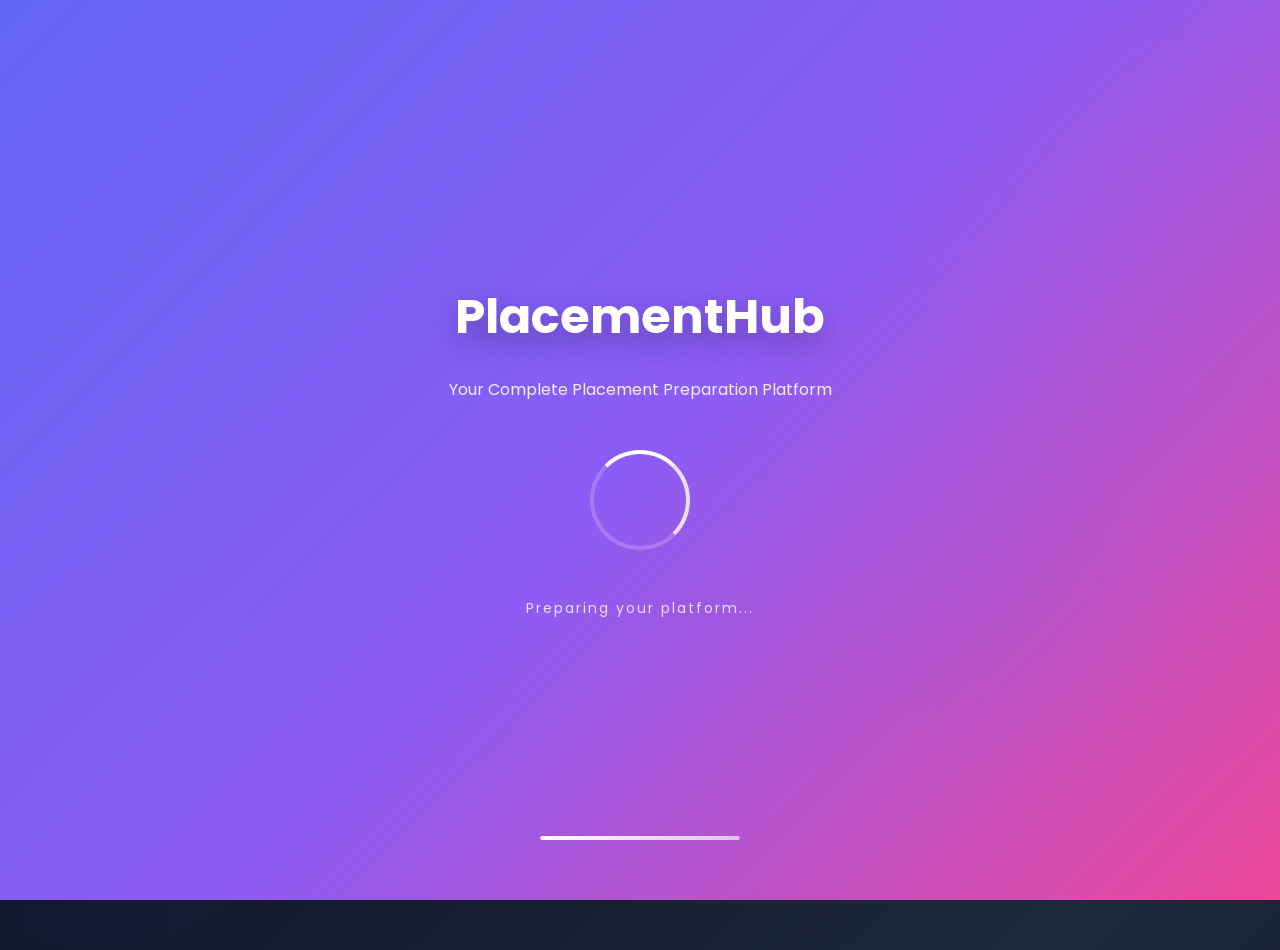
<file: loading.html>
<!DOCTYPE html>
<html lang="en">
<head>
  <meta charset="UTF-8">
  <meta name="viewport" content="width=device-width, initial-scale=1.0">
  <meta http-equiv="refresh" content="3;url=index.html">
  <title>PlacementHub - Loading</title>
  <link href="https://fonts.googleapis.com/css2?family=Poppins:wght@400;500;600;700&display=swap" rel="stylesheet">
  <link rel="stylesheet" href="css/loading.css">
</head>
<body>
  <div class="loading-container">
    <!-- Animated background shapes -->
    <div class="shape shape-1"></div>
    <div class="shape shape-2"></div>
    <div class="shape shape-3"></div>

    <!-- Main loading content -->
    <div class="loading-content">
      <!-- Logo -->
      <div class="loading-logo">
        <span class="logo-text">PlacementHub</span>
      </div>
      

      <!-- Animated tagline -->
      <p class="loading-tagline">Your Complete Placement Preparation Platform</p>

      <!-- Animated loading spinner -->
      <div class="spinner">
        <div class="spinner-ring"></div>
      </div>

      <!-- Loading text -->
      <p class="loading-text">Preparing your platform...</p>
    </div>

    <!-- Progress bar -->
    <div class="progress-container">
      <div class="progress-bar"></div>
    </div>
  </div>
</body>
</html>
</file>
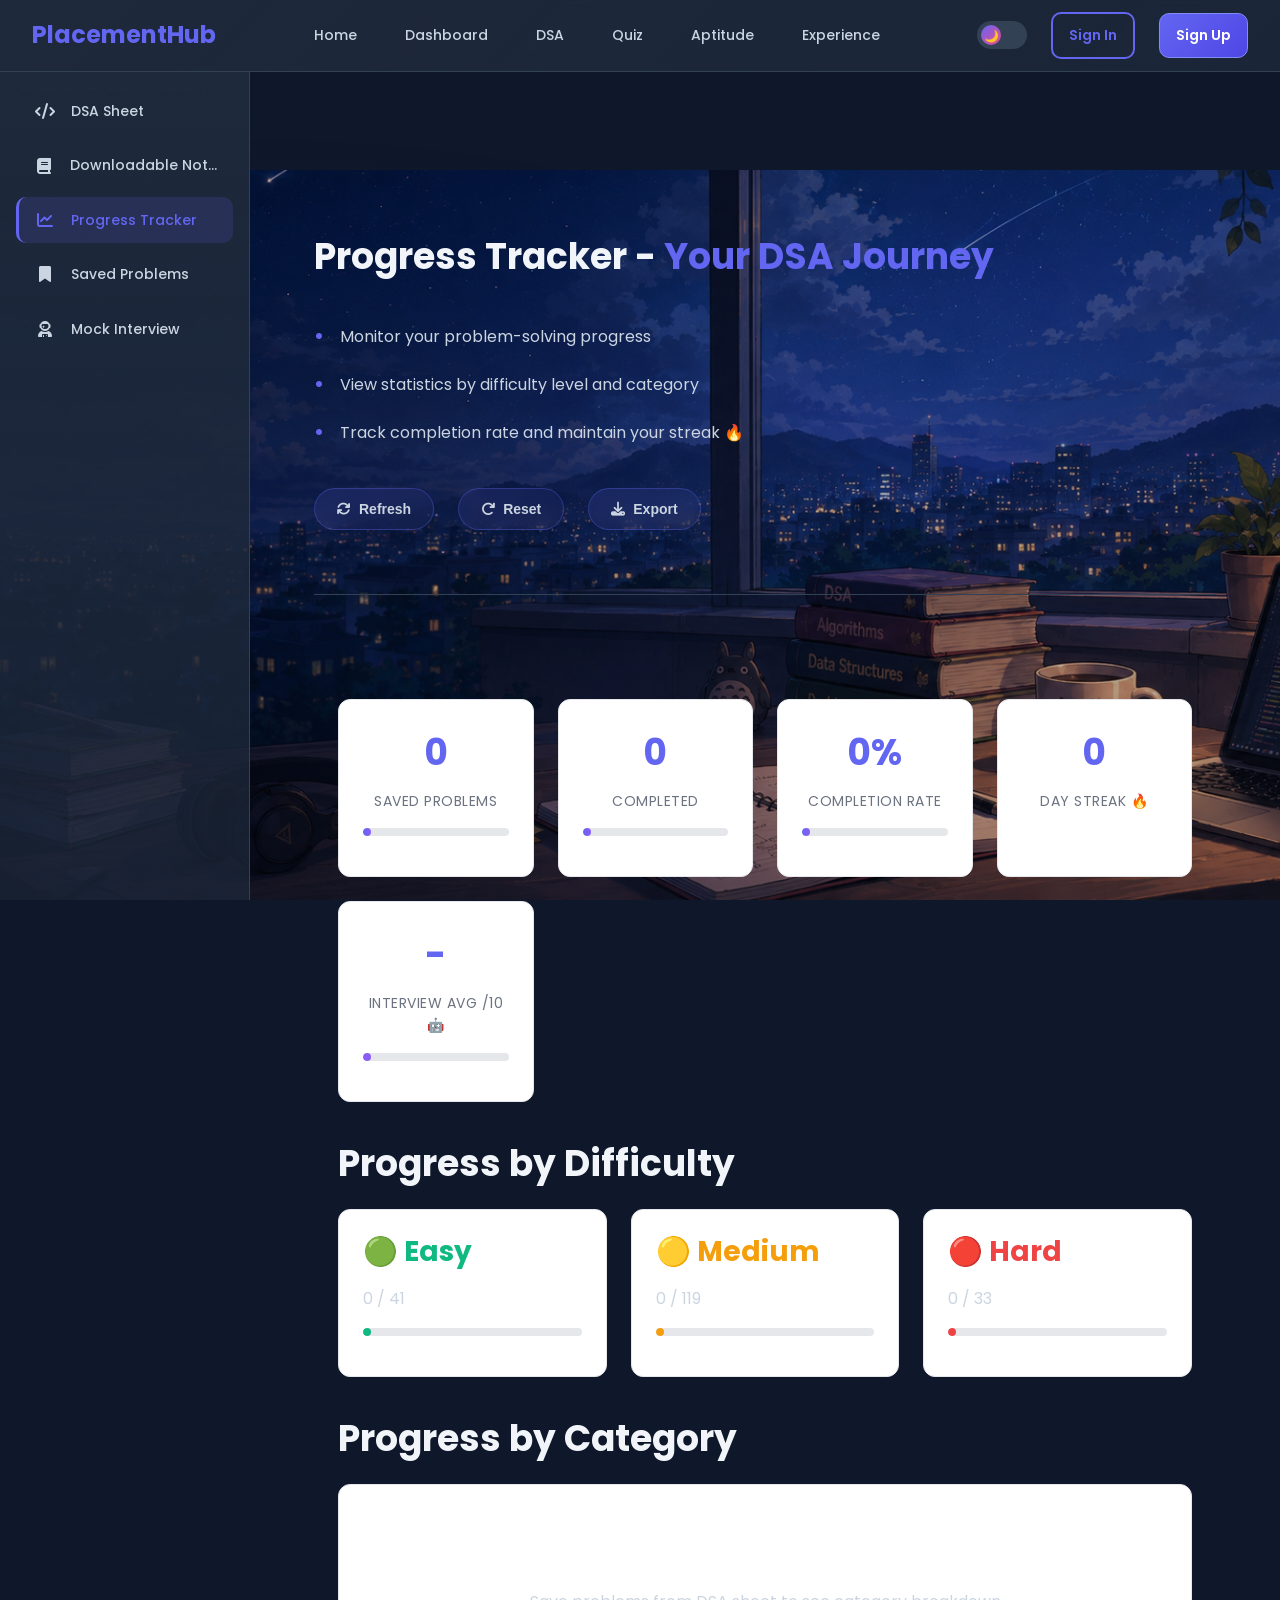
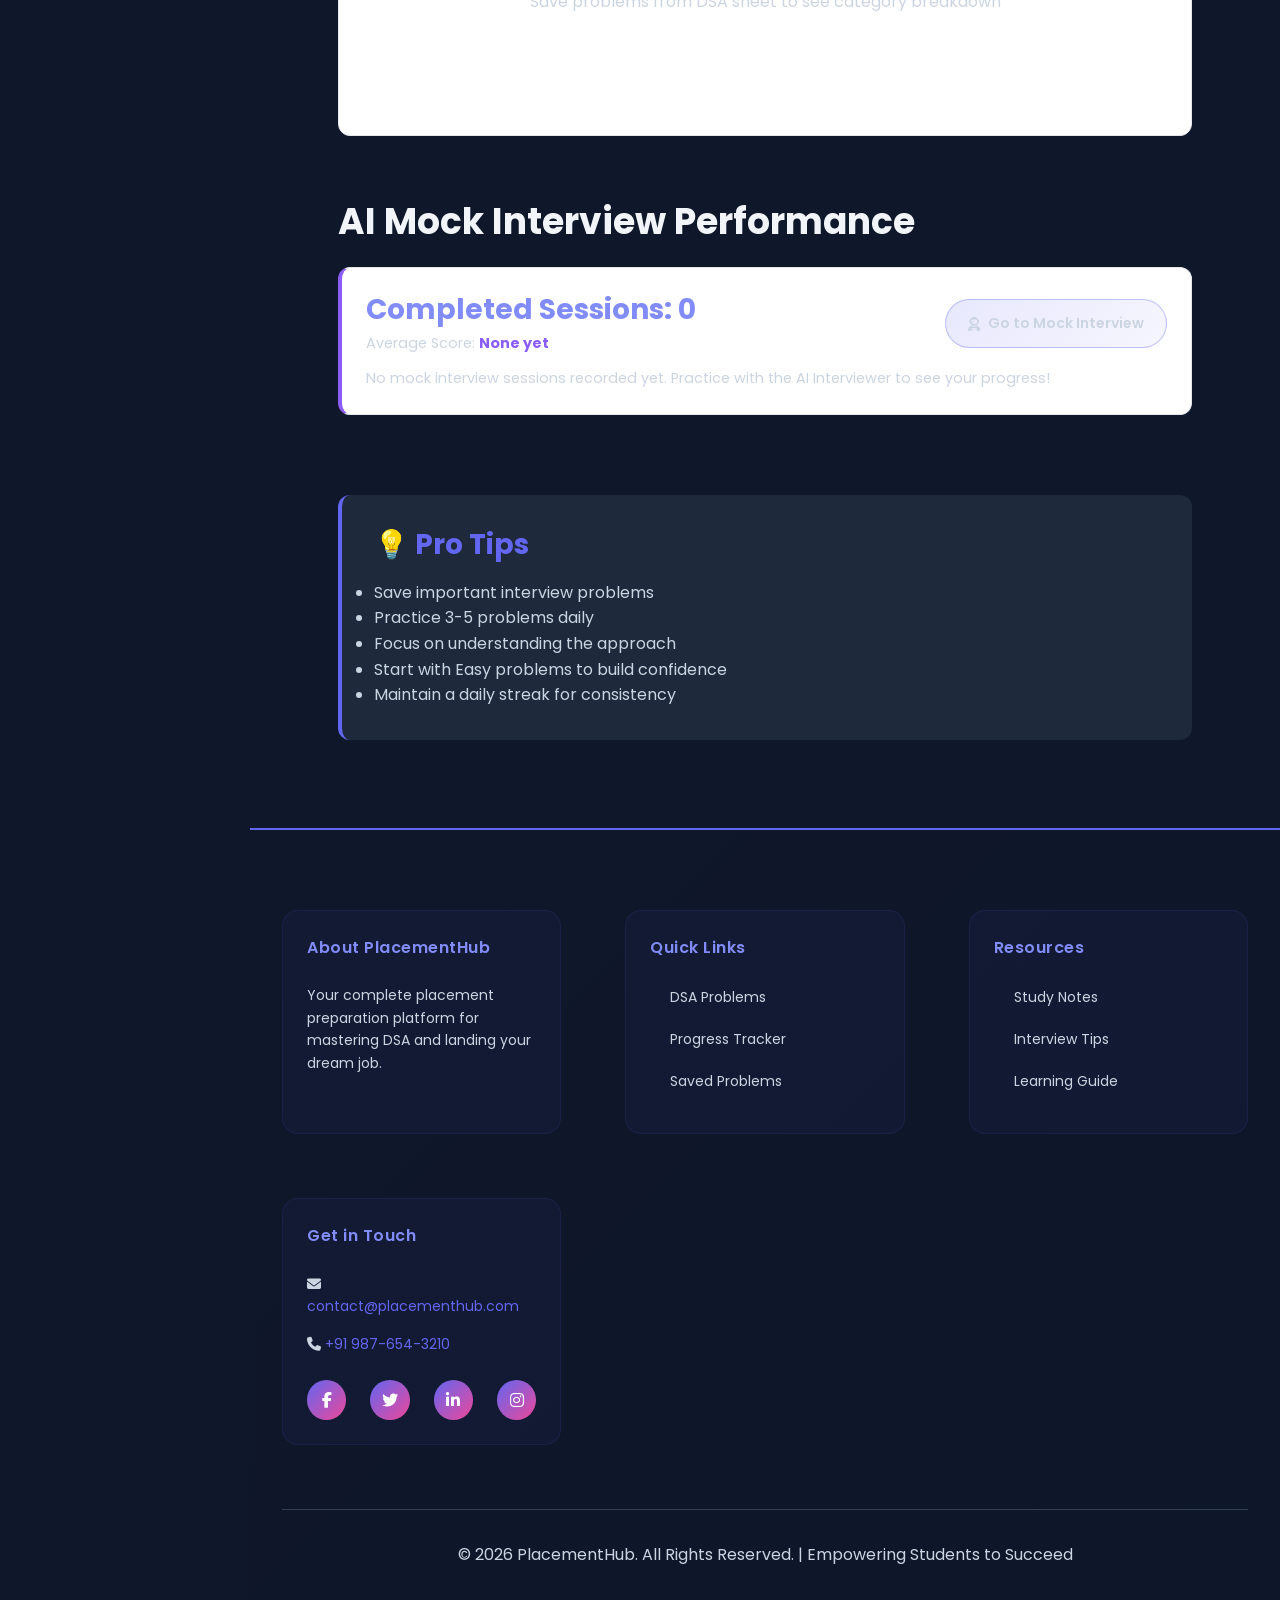
<file: progress.html>
﻿<!DOCTYPE html>
<html lang="en">
<head>
  <meta charset="UTF-8">
  <meta name="viewport" content="width=device-width, initial-scale=1.0">
  <title>Progress Tracker - PlacementHub</title>
  <link href="https://fonts.googleapis.com/css2?family=Poppins:wght@400;500;600;700&display=swap" rel="stylesheet">
  <link rel="stylesheet" href="https://cdnjs.cloudflare.com/ajax/libs/font-awesome/6.4.0/css/all.min.css">
  <link rel="stylesheet" href="styleh.css">
  <link rel="stylesheet" href="dsa.css">
  <link rel="stylesheet" href="progress.css">

    /* Ensure navbar is fixed */
    </head>

<body>
  <nav class="navbar">
    <a href="index.html" class="navbar-logo">PlacementHub</a>
    <div class="navbar-center">
      <a href="index.html" class="nav-link">Home</a>
      <a href="dashboard.html" class="nav-link">Dashboard</a>
      <a href="dsa.html" class="nav-link">DSA</a>
      <a href="quiz.html" class="nav-link">Quiz</a>
      <a href="aptitude.html" class="nav-link">Aptitude</a>
      <a href="experience.html" class="nav-link">Experience</a>
    </div>
    <div class="navbar-right">
      <div class="theme-toggle"><div class="toggle-circle">🌙</div></div>
      <a href="signin.html" class="btn btn-secondary btn-sm">Sign In</a>
      <a href="signup.html" class="btn btn-primary btn-sm">Sign Up</a>
    </div>
    <div class="hamburger">
      <span></span>
      <span></span>
      <span></span>
    </div>
  </nav>

  <main class="dsa-main">
    <div class="dsa-container">
      <!-- Sidebar -->
      <aside class="dsa-sidebar">
        <div class="sidebar-toggle">
          <i class="fas fa-chevron-left"></i>
        </div>
        <nav class="sidebar-nav">
          <a href="dsa.html" class="sidebar-link">
            <i class="fas fa-code"></i>
            <span>DSA Sheet</span>
          </a>
          <a href="notes.html" class="sidebar-link">
            <i class="fas fa-book"></i>
            <span>Downloadable Notes</span>
          </a>
          <a href="progress.html" class="sidebar-link active">
            <i class="fas fa-chart-line"></i>
            <span>Progress Tracker</span>
          </a>
          <a href="saved.html" class="sidebar-link">
            <i class="fas fa-bookmark"></i>
            <span>Saved Problems</span>
          </a>
        <a href="mock-interview.html" class="sidebar-link">
  <i class="fas fa-user-astronaut"></i>
  <span>Mock Interview</span>
</a>
</nav>
      </aside>

      <!-- Main Content -->
      <section class="dsa-content">
        <!-- Header Block -->
        <header class="dsa-header">
          <h1 class="dsa-title">
            <span class="title-primary">Progress Tracker -</span>
            <span class="title-accent">Your DSA Journey</span>
          </h1>

          <div class="header-description">
            <ul class="description-list">
              <li>Monitor your problem-solving progress</li>
              <li>View statistics by difficulty level and category</li>
              <li>Track completion rate and maintain your streak 🔥</li>
            </ul>
          </div>

          <div class="header-actions">
            <button class="action-pill" onclick="loadProgress()">
              <i class="fas fa-sync"></i> Refresh
            </button>
            <button class="action-pill" onclick="resetProgress()">
              <i class="fas fa-redo"></i> Reset
            </button>
            <button class="action-pill" onclick="exportProgress()">
              <i class="fas fa-download"></i> Export
            </button>
          </div>
        </header>

        <div class="progress-container">

      <div class="progress-stats">
        <div class="stat-card">
          <div class="stat-value" id="totalProblems">0</div>
          <div class="stat-label">Saved Problems</div>
          <div class="progress-bar"><div class="progress-fill" id="savedBar" style="width: 0%"></div></div>
        </div>
        <div class="stat-card">
          <div class="stat-value" id="completedCount">0</div>
          <div class="stat-label">Completed</div>
          <div class="progress-bar"><div class="progress-fill" id="completedBar" style="width: 0%"></div></div>
        </div>
        <div class="stat-card">
          <div class="stat-value" id="completionRate">0%</div>
          <div class="stat-label">Completion Rate</div>
          <div class="progress-bar"><div class="progress-fill" id="rateBar" style="width: 0%"></div></div>
        </div>
        <div class="stat-card">
          <div class="stat-value" id="streakDays">0</div>
          <div class="stat-label">Day Streak 🔥</div>
        </div>
              <div class="stat-card">
          <div class="stat-value" id="interviewAvgScore">-</div>
          <div class="stat-label">Interview Avg /10 🤖</div>
          <div class="progress-bar"><div class="progress-fill" id="interviewScoreBar" style="width: 0%; background: var(--accent-tertiary);"></div></div>
        </div>
      </div>

      <h2 style="color: var(--text-primary);">Progress by Difficulty</h2>
      <div class="difficulty-breakdown">
        <div class="difficulty-card">
          <h3 style="color: #10b981;">🟢 Easy</h3>
          <p id="easyCount" style="color: var(--text-secondary);">0 / 41</p>
          <div class="progress-bar"><div class="progress-fill" id="easyBar" style="width: 0%; background: #10b981;"></div></div>
        </div>
        <div class="difficulty-card">
          <h3 style="color: #f59e0b;">🟡 Medium</h3>
          <p id="mediumCount" style="color: var(--text-secondary);">0 / 119</p>
          <div class="progress-bar"><div class="progress-fill" id="mediumBar" style="width: 0%; background: #f59e0b;"></div></div>
        </div>
        <div class="difficulty-card">
          <h3 style="color: #ef4444;">🔴 Hard</h3>
          <p id="hardCount" style="color: var(--text-secondary);">0 / 33</p>
          <div class="progress-bar"><div class="progress-fill" id="hardBar" style="width: 0%; background: #ef4444;"></div></div>
        </div>
      </div>

      <h2 style="color: var(--text-primary);">Progress by Category</h2>
      <div class="category-progress" id="categoryProgress">
        <p style="text-align: center; color: var(--text-secondary);">Save problems from DSA sheet to see category breakdown</p>
      </div>

      <h2 style="color: var(--text-primary); margin-top: var(--spacing-2xl);">AI Mock Interview Performance</h2>
      <div class="difficulty-card" style="margin-top: var(--spacing-sm); border-left: 4px solid var(--accent-tertiary);">
        <div style="display: flex; justify-content: space-between; align-items: center; flex-wrap: wrap; gap: 12px; margin-bottom: 12px;">
          <div>
            <h3 style="color: var(--primary-light); margin: 0;">Completed Sessions: <span id="interviewCount">0</span></h3>
            <p style="color: var(--text-secondary); margin: 4px 0 0 0; font-size: 0.9rem;">Average Score: <strong id="interviewAvgText" style="color: var(--accent-tertiary);">None yet</strong></p>
          </div>
          <a href="mock-interview.html" class="action-pill" style="text-decoration: none; display: inline-flex; align-items: center; gap: 8px;">
            <i class="fas fa-user-astronaut"></i> Go to Mock Interview
          </a>
        </div>
        <div id="recentInterviewsList" style="margin-top: 12px; font-size: 0.9rem; color: var(--text-secondary);">
          No mock interview sessions recorded yet. Practice with the AI Interviewer to see your progress!
        </div>
      </div>


      <div style="background: var(--surface); border-left: 4px solid var(--primary); padding: var(--spacing-lg); border-radius: var(--radius-lg); margin-top: var(--spacing-3xl);">
        <h3 style="color: var(--primary);">💡 Pro Tips</h3>
        <ul style="color: var(--text-secondary);">
          <li>Save important interview problems</li>
          <li>Practice 3-5 problems daily</li>
          <li>Focus on understanding the approach</li>
          <li>Start with Easy problems to build confidence</li>
          <li>Maintain a daily streak for consistency</li>
        </ul>
        </div>
      </section>
    </div>
  </main>

  <footer class="footer">
    <div class="footer-content">
      <div class="footer-column">
        <h4>About PlacementHub</h4>
        <p>Your complete placement preparation platform for mastering DSA and landing your dream job.</p>
      </div>
      <div class="footer-column">
        <h4>Quick Links</h4>
        <ul>
          <li><a href="dsa.html">DSA Problems</a></li>
          <li><a href="progress.html">Progress Tracker</a></li>
          <li><a href="saved.html">Saved Problems</a></li>
        </ul>
      </div>
      <div class="footer-column">
        <h4>Resources</h4>
        <ul>
          <li><a href="#">Study Notes</a></li>
          <li><a href="#">Interview Tips</a></li>
          <li><a href="#">Learning Guide</a></li>
        </ul>
      </div>
      <div class="footer-column">
        <h4>Get in Touch</h4>
        <p><i class="fas fa-envelope"></i> <a href="mailto:contact@placementhub.com">contact@placementhub.com</a></p>
        <p><i class="fas fa-phone"></i> <a href="tel:+919876543210">+91 987-654-3210</a></p>
        <div class="footer-social">
          <a href="#" title="Facebook"><i class="fab fa-facebook-f"></i></a>
          <a href="#" title="Twitter"><i class="fab fa-twitter"></i></a>
          <a href="#" title="LinkedIn"><i class="fab fa-linkedin-in"></i></a>
          <a href="#" title="Instagram"><i class="fab fa-instagram"></i></a>
        </div>
      </div>
    </div>
    <div class="footer-bottom"><p>&copy; 2026 PlacementHub. All Rights Reserved. | Empowering Students to Succeed</p></div>
  </footer>

  <script src="scripth.js"></script>
  <script src="progress.js"></script>
</body>
</html>
</file>
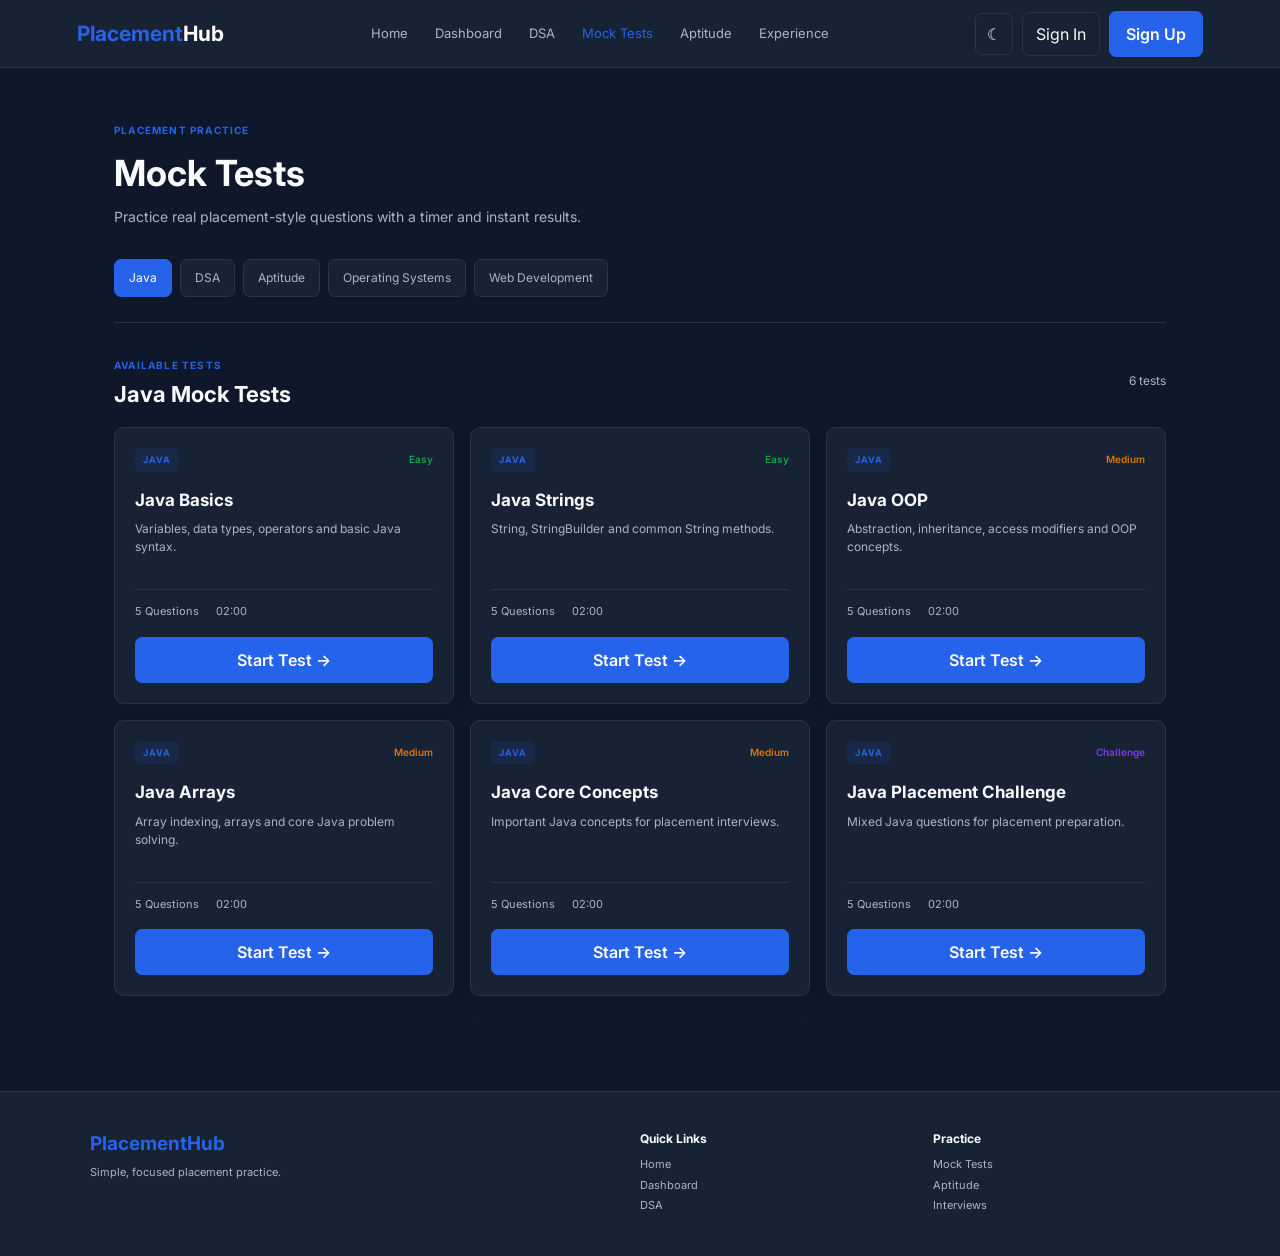
<file: quiz.html>
<!DOCTYPE html>
<html lang="en">
<head>
    <meta charset="UTF-8">
    <meta name="viewport" content="width=device-width, initial-scale=1.0">
    <title>PlacementHub | Mock Tests</title>
    <link rel="preconnect" href="https://fonts.googleapis.com">
    <link rel="preconnect" href="https://fonts.gstatic.com" crossorigin>
    <link href="https://fonts.googleapis.com/css2?family=Inter:wght@400;500;600;700&display=swap" rel="stylesheet">
    <link rel="stylesheet" href="css/quiz.css">
</head>
<body>

<header class="navbar">
    <a href="index.html" class="logo">Placement<span>Hub</span></a>

    <nav class="nav-links">
        <a href="index.html">Home</a>
        <a href="dashboard.html">Dashboard</a>
        <a href="dsa.html">DSA</a>
        <a href="quiz.html" class="active">Mock Tests</a>
        <a href="aptitude.html">Aptitude</a>
        <a href="experience.html">Experience</a>
    </nav>

    <div class="nav-actions">
        <button class="theme-btn" id="themeBtn" aria-label="Toggle theme">☾</button>
        <a href="signin.html" class="signin-btn">Sign In</a>
        <a href="signup.html" class="primary-btn">Sign Up</a>
    </div>

    <button class="menu-btn" id="menuBtn">☰</button>
</header>

<main>
    <section class="page-head">
        <div>
            <span class="eyebrow">PLACEMENT PRACTICE</span>
            <h1>Mock Tests</h1>
            <p>Practice real placement-style questions with a timer and instant results.</p>
        </div>
    </section>

    <section class="mock-container">

        <div class="filter-row">
            <button class="filter-btn active" data-subject="Java">Java</button>
            <button class="filter-btn" data-subject="DSA">DSA</button>
            <button class="filter-btn" data-subject="Aptitude">Aptitude</button>
            <button class="filter-btn" data-subject="OS">Operating Systems</button>
            <button class="filter-btn" data-subject="Web">Web Development</button>
        </div>

        <div class="mock-heading">
            <div>
                <span class="eyebrow">AVAILABLE TESTS</span>
                <h2 id="mockTitle">Java Mock Tests</h2>
            </div>
            <span class="test-count" id="testCount">3 tests</span>
        </div>

        <div class="mock-grid" id="mockGrid"></div>

        <div class="empty-state hidden" id="emptyState">
            No mock tests available for this subject yet.
        </div>

        <!-- Existing quiz setup kept hidden so the current quiz engine continues to work. -->
        <div class="setup-box hidden" id="setupCard">
            <div class="subject-buttons">
                <button class="subject-btn active" data-subject="Java">Java</button>
                <button class="subject-btn" data-subject="DSA">DSA</button>
                <button class="subject-btn" data-subject="Aptitude">Aptitude</button>
                <button class="subject-btn" data-subject="OS">OS</button>
                <button class="subject-btn" data-subject="Web">Web</button>
            </div>

            <span id="selectedSubjectLabel">JAVA PRACTICE</span>
            <p id="subjectDescription"></p>

            <div class="question-numbers">
                <button class="number-choice active" data-count="5">5</button>
                <button class="number-choice" data-count="10">10</button>
                <button class="number-choice" data-count="15">15</button>
            </div>

            <div class="setup-footer">
                <strong id="selectedSubject">Java</strong>
                <strong id="selectedCount">5 Questions</strong>
                <strong id="selectedTime">02:00</strong>
                <button class="primary-btn" id="startBtn">Start Quiz</button>
            </div>
        </div>

        <div class="start-popup hidden" id="startModal" aria-hidden="true">
            <div class="start-box">
                <button class="close-modal" id="closeModal">×</button>
                <span class="eyebrow">READY?</span>
                <h2>Start Mock Test?</h2>
                <p id="modalText">You are about to start your Java mock test.</p>

                <div class="start-details">
                    <div><span>SUBJECT</span><strong id="modalSubject">Java</strong></div>
                    <div><span>QUESTIONS</span><strong id="modalQuestions">5</strong></div>
                    <div><span>TIME</span><strong id="modalTime">02:00</strong></div>
                </div>

                <button class="primary-btn confirm-btn" id="confirmStart">Start Test →</button>
            </div>
        </div>

        <div class="start-popup hidden" id="resumeModal" aria-hidden="true" role="dialog" aria-modal="true" aria-labelledby="resumeTitle">
            <div class="start-box">
                <span class="eyebrow">SAVED ATTEMPT</span>
                <h2 id="resumeTitle">Resume your quiz?</h2>
                <p id="resumeText">Your answers and remaining time were saved on this device.</p>
                <div class="resume-actions">
                    <button class="secondary-btn" id="startOverBtn">Start Over</button>
                    <button class="primary-btn" id="resumeBtn">Resume Quiz</button>
                </div>
            </div>
        </div>

        <div class="quiz-details hidden" id="quizInfo">
            <div class="info-box"><span>SUBJECT</span><strong id="quizSubject">Java</strong></div>
            <div class="info-box"><span>QUESTION</span><strong id="questionNumber">1 / 5</strong></div>
            <div class="info-box"><span>TIME LEFT</span><strong id="timer">02:00</strong></div>
            <div class="info-box"><span>SCORE</span><strong id="liveScore">0</strong></div>
            <div class="info-box"><span>ANSWERED</span><strong id="answeredCount">0 / 0</strong></div>
        </div>

        <div class="question-card hidden" id="quizCard">
            <div class="quiz-top">
                <div class="progress-area">
                    <span class="question-label">PROGRESS</span>
                    <div class="progress-track"><div class="progress-fill" id="progressBar"></div></div>
                </div>
                <span class="progress-text" id="progressText">20%</span>
            </div>

            <div class="question-buttons">
                <button class="bookmark-btn" id="bookmarkBtn">☆ Bookmark</button>
                <button class="surprise-mini" id="surpriseMini">Surprise Me</button>
            </div>

            <div class="question-box">
                <span class="eyebrow">QUESTION</span>
                <h2 id="question"></h2>
                <div class="palette" id="palette"></div>
                <div class="options" id="options"></div>
            </div>

            <div class="quiz-bottom">
                <p class="message" id="message"></p>
                <div class="quiz-actions">
                    <button class="secondary-btn" id="prevBtn">← Previous</button>
                    <button class="secondary-btn" id="skipBtn">Skip</button>
                    <button class="primary-btn next-btn" id="nextBtn">Next Question →</button>
                    <button class="secondary-btn submit-btn" id="submitBtn">Submit Quiz</button>
                </div>
            </div>
        </div>

        <div class="result-box hidden" id="resultCard">
            <div class="result-icon">✓</div>
            <span class="eyebrow">TEST COMPLETED</span>
            <h2 id="resultTitle">Good Job!</h2>
            <p class="result-subtitle">Here is your mock-test performance.</p>

            <div class="result-score">
                <span id="score">0 / 5</span>
                <small id="percentage">0%</small>
            </div>

            <div class="result-details">
                <div><span>Correct</span><strong id="correctCount">0</strong></div>
                <div><span>Wrong</span><strong id="wrongCount">0</strong></div>
                <div><span>Unanswered</span><strong id="unansweredCount">0</strong></div>
                <div><span>Time Used</span><strong id="timeUsed">00:00</strong></div>
            </div>

            <div class="performance-bar"><div id="performanceFill"></div></div>
            <p class="result-message" id="resultMessage"></p>

            <div class="score-analysis">
                <div class="analysis-heading">
                    <div>
                        <span class="eyebrow">PERFORMANCE</span>
                        <h3>Your Result</h3>
                    </div>
                    <strong id="accuracyValue">0%</strong>
                </div>

                <div class="analysis-track"><i id="accuracyFill"></i></div>

                <div class="analysis-details">
                    <div class="analysis-item"><span>Strongest Area</span><strong id="strongArea">-</strong></div>
                    <div class="analysis-item"><span>Needs Practice</span><strong id="weakArea">-</strong></div>
                    <div class="analysis-item"><span>Next Step</span><strong id="nextStep">-</strong></div>
                </div>
            </div>

            <div class="study-suggestion">
                <div class="suggestion-icon">✦</div>
                <div>
                    <span class="eyebrow">NEXT STEP</span>
                    <h3 id="aiTitle">Keep practicing</h3>
                    <p id="aiSuggestion">Review your mistakes and try again.</p>
                </div>
            </div>

            <div class="topic-performance" id="topicPerformance" aria-live="polite"></div>

            <div class="review-popup hidden" id="reviewBox">
                <div class="review-box">
                    <div class="review-title">
                        <div>
                            <span class="eyebrow">REVISION</span>
                            <h3>Review Mistakes</h3>
                        </div>
                        <button class="close-review" id="closeReview">×</button>
                    </div>
                    <p class="review-text" id="reviewSubtitle"></p>
                    <div id="wrongAnswers"></div>
                </div>
            </div>

            <div class="result-buttons">
                <button class="secondary-btn review-trigger" id="reviewBtn">Review Mistakes</button>
                <button class="secondary-btn" id="retryIncorrectBtn">Retry Incorrect</button>
                <button class="secondary-btn" id="changeQuizBtn">All Mock Tests</button>
                <button class="primary-btn restart-btn" id="restartBtn">Try Again</button>
            </div>
        </div>
    </section>
</main>

<div class="toast hidden" id="toast">Test completed!</div>
<div id="confetti" class="confetti" aria-hidden="true"></div>

<footer class="footer">
    <div>
        <h3>PlacementHub</h3>
        <p>Simple, focused placement practice.</p>
    </div>
    <div>
        <h4>Quick Links</h4>
        <a href="index.html">Home</a>
        <a href="dashboard.html">Dashboard</a>
        <a href="dsa.html">DSA</a>
    </div>
    <div>
        <h4>Practice</h4>
        <a href="quiz.html">Mock Tests</a>
        <a href="aptitude.html">Aptitude</a>
        <a href="experience.html">Interviews</a>
    </div>
</footer>

<script src="js/quiz.js"></script>
</body>
</html>
</file>
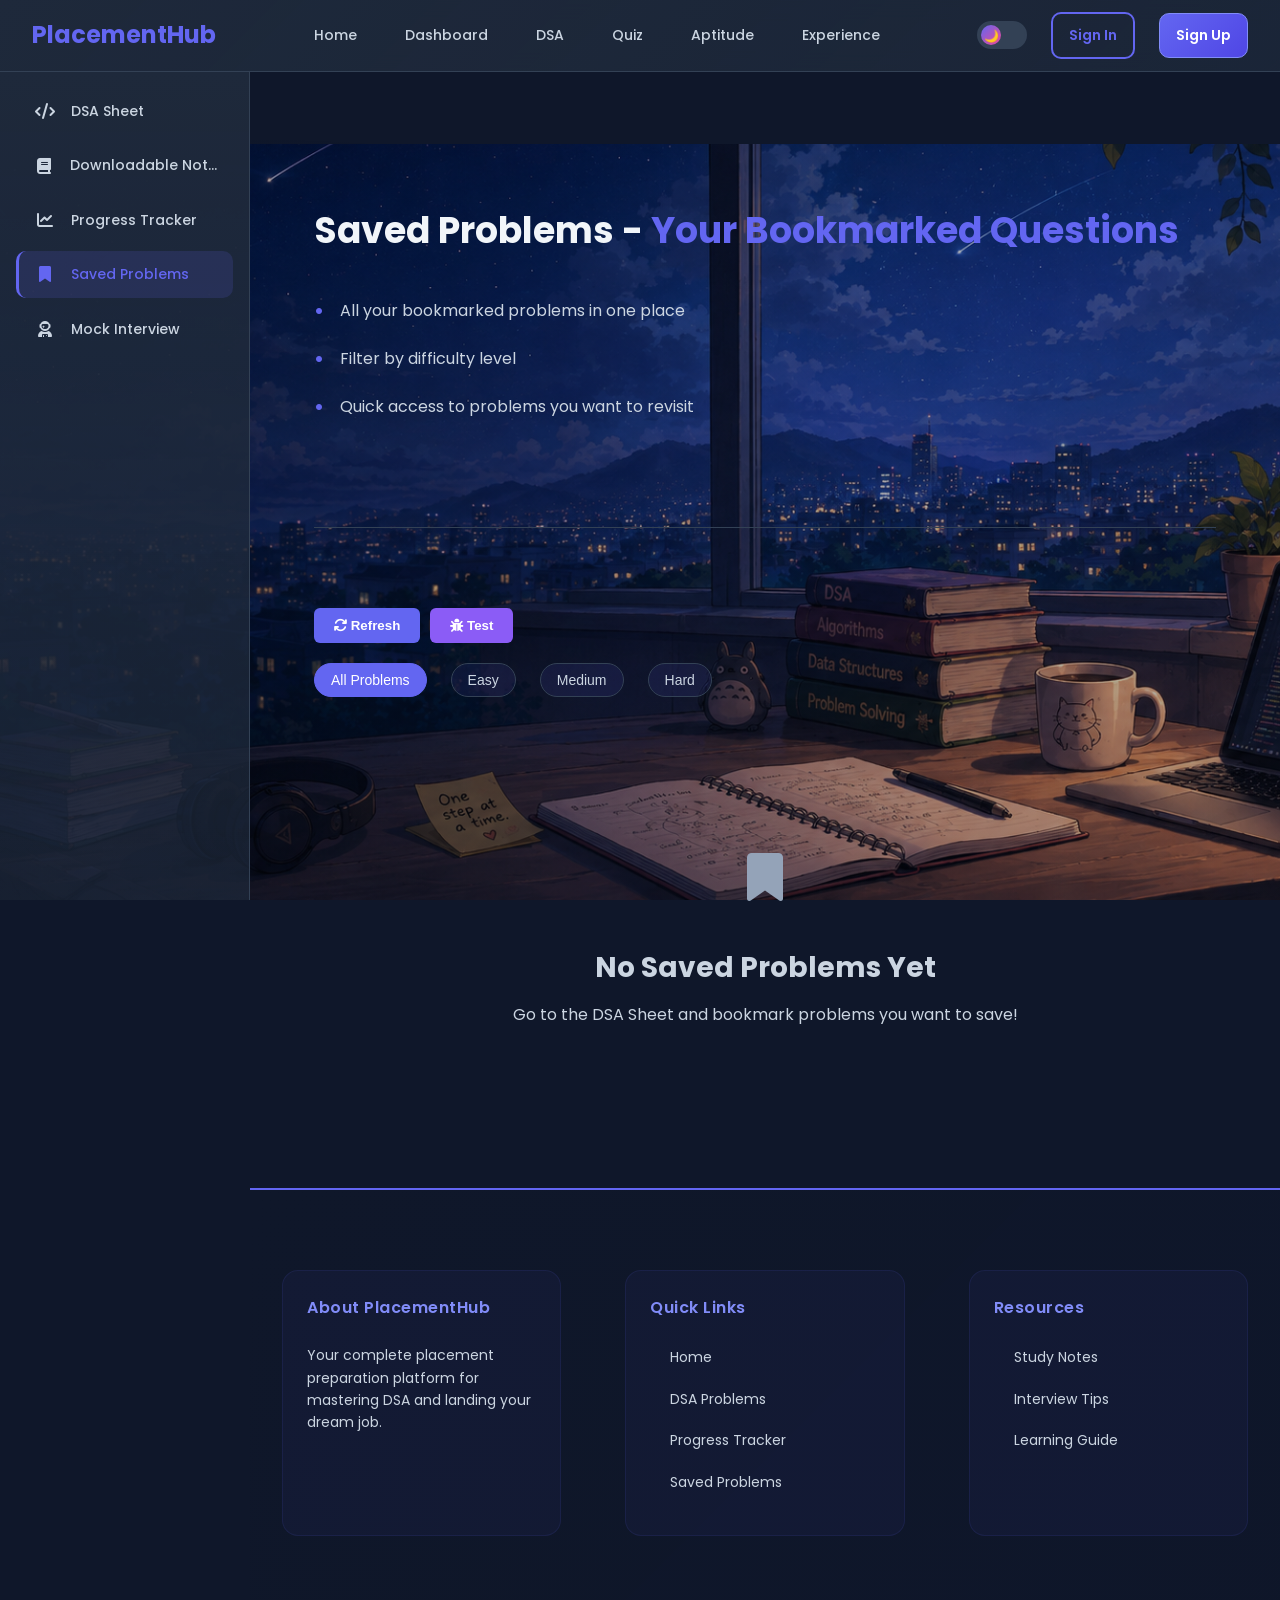
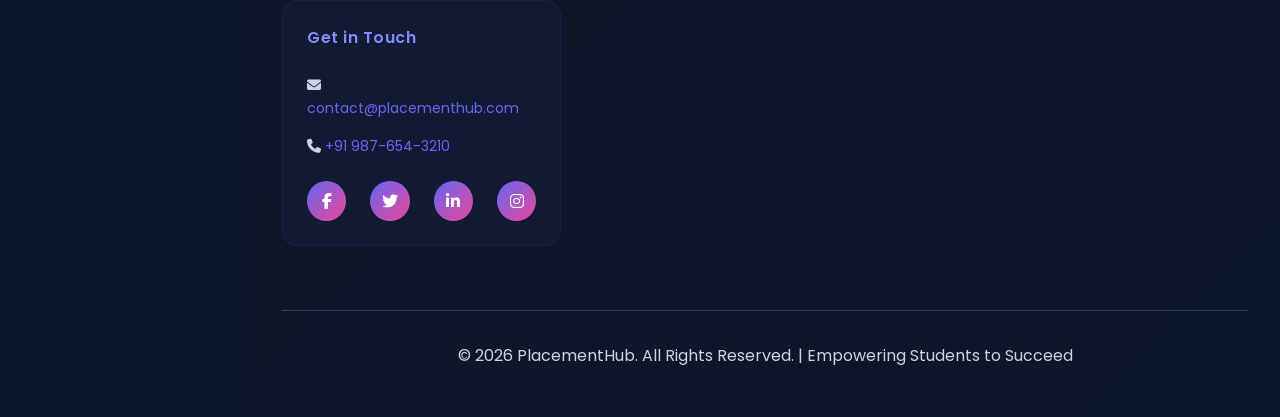
<file: saved.html>
<!DOCTYPE html>
<html lang="en">
<head>
<meta charset="UTF-8">
<meta name="viewport" content="width=device-width, initial-scale=1.0">
<title>Saved Problems - PlacementHub</title>
<link href="https://fonts.googleapis.com/css2?family=Poppins:wght@400;500;600;700&display=swap" rel="stylesheet">
<link rel="stylesheet" href="https://cdnjs.cloudflare.com/ajax/libs/font-awesome/6.4.0/css/all.min.css">
<link rel="stylesheet" href="styleh.css">
<link rel="stylesheet" href="dsa.css">
<link rel="stylesheet" href="saved.css">
</head>
<body>
<!-- Navbar -->
<nav class="navbar">
<a href="index.html" class="navbar-logo">PlacementHub</a>
<div class="navbar-center">
<a href="index.html" class="nav-link">Home</a>
<a href="dashboard.html" class="nav-link">Dashboard</a>
<a href="dsa.html" class="nav-link">DSA</a>
<a href="quiz.html" class="nav-link">Quiz</a>
<a href="aptitude.html" class="nav-link">Aptitude</a>
<a href="experience.html" class="nav-link">Experience</a>
</div>
<div class="navbar-right">
<div class="theme-toggle">
<div class="toggle-circle">🌙</div>
</div>
<a href="signin.html" class="btn btn-secondary btn-sm">Sign In</a>
<a href="signup.html" class="btn btn-primary btn-sm">Sign Up</a>
</div>
<div class="hamburger">
<span></span>
<span></span>
<span></span>
</div>
</nav>
<main class="dsa-main">
<div class="dsa-container">
<!-- Sidebar -->
<aside class="dsa-sidebar">
<div class="sidebar-toggle">
<i class="fas fa-chevron-left"></i>
</div>
<nav class="sidebar-nav">
<a href="dsa.html" class="sidebar-link">
<i class="fas fa-code"></i>
<span>DSA Sheet</span>
</a>
<a href="notes.html" class="sidebar-link">
<i class="fas fa-book"></i>
<span>Downloadable Notes</span>
</a>
<a href="progress.html" class="sidebar-link">
<i class="fas fa-chart-line"></i>
<span>Progress Tracker</span>
</a>
<a href="saved.html" class="sidebar-link active">
<i class="fas fa-bookmark"></i>
<span>Saved Problems</span>
</a>
<a href="mock-interview.html" class="sidebar-link">
  <i class="fas fa-user-astronaut"></i>
  <span>Mock Interview</span>
</a>
</nav>
</aside>
<!-- Main Content -->
<section class="dsa-content">
<!-- Header Block -->
<header class="dsa-header">
<h1 class="dsa-title">
<span class="title-primary">Saved Problems -</span>
<span class="title-accent">Your Bookmarked Questions</span>
</h1>
<div class="header-description">
<ul class="description-list">
<li>All your bookmarked problems in one place</li>
<li>Filter by difficulty level</li>
<li>Quick access to problems you want to revisit</li>
</ul>
</div>
</header>
<!-- Refresh Button & Debug -->
<div style="margin-bottom: 20px; display: flex; gap: 10px;">
<button onclick="loadSavedProblems()" style="padding: 10px 20px; background-color: #6366f1; color: white; border: none; border-radius: 6px; cursor: pointer; font-weight: 600;">
<i class="fas fa-sync"></i> Refresh
</button>
<button onclick="testLocalStorage()" style="padding: 10px 20px; background-color: #8b5cf6; color: white; border: none; border-radius: 6px; cursor: pointer; font-weight: 600;">
<i class="fas fa-bug"></i> Test
</button>
</div>
<!-- Filter Bar -->
<div class="filter-bar">
<button class="filter-btn active" onclick="filterProblems('all')">
All Problems
</button>
<button class="filter-btn" onclick="filterProblems('easy')">
Easy
</button>
<button class="filter-btn" onclick="filterProblems('medium')">
Medium
</button>
<button class="filter-btn" onclick="filterProblems('hard')">
Hard
</button>
</div>
<!-- Saved Problems List -->
<div class="saved-list" id="saved-list">
<div class="empty-state">
<div class="empty-icon">
<i class="fas fa-bookmark"></i>
</div>
<h3>No Saved Problems Yet</h3>
<p>Go to the DSA Sheet and bookmark problems you want to save!</p>
</div>
</div>
</section>
</div>
</main>
<!-- Solution Modal -->
<div id="solutionModal" class="solution-modal">
<div class="solution-content">
<div class="solution-header">
<h2 id="solutionTitle">Solution</h2>
<button class="close-solution" onclick="closeSolution()">&times;</button>
</div>
<div class="solution-body" id="solutionBody">
<!-- Solution content will be inserted here -->
</div>
</div>
</div>
<!-- Footer -->
<footer class="footer">
<div class="footer-content">
<div class="footer-column">
<h4>About PlacementHub</h4>
<p>Your complete placement preparation platform for mastering DSA and landing your dream job.</p>
</div>
<div class="footer-column">
<h4>Quick Links</h4>
<ul>
<li><a href="index.html">Home</a></li>
<li><a href="dsa.html">DSA Problems</a></li>
<li><a href="progress.html">Progress Tracker</a></li>
<li><a href="saved.html">Saved Problems</a></li>
</ul>
</div>
<div class="footer-column">
<h4>Resources</h4>
<ul>
<li><a href="#">Study Notes</a></li>
<li><a href="#">Interview Tips</a></li>
<li><a href="#">Learning Guide</a></li>
</ul>
</div>
<div class="footer-column">
<h4>Get in Touch</h4>
<p><i class="fas fa-envelope"></i> <a href="mailto:contact@placementhub.com">contact@placementhub.com</a></p>
<p><i class="fas fa-phone"></i> <a href="tel:+919876543210">+91 987-654-3210</a></p>
<div class="footer-social">
<a href="#" title="Facebook"><i class="fab fa-facebook-f"></i></a>
<a href="#" title="Twitter"><i class="fab fa-twitter"></i></a>
<a href="#" title="LinkedIn"><i class="fab fa-linkedin-in"></i></a>
<a href="#" title="Instagram"><i class="fab fa-instagram"></i></a>
</div>
</div>
</div>
<div class="footer-bottom">
<p>&copy; 2026 PlacementHub. All Rights Reserved. | Empowering Students to Succeed</p>
</div>
</footer>
<script src="scripth.js"></script>
<script src="saved-problems.js"></script>
<script src="saved.js"></script>
</body>
</html>
</file>
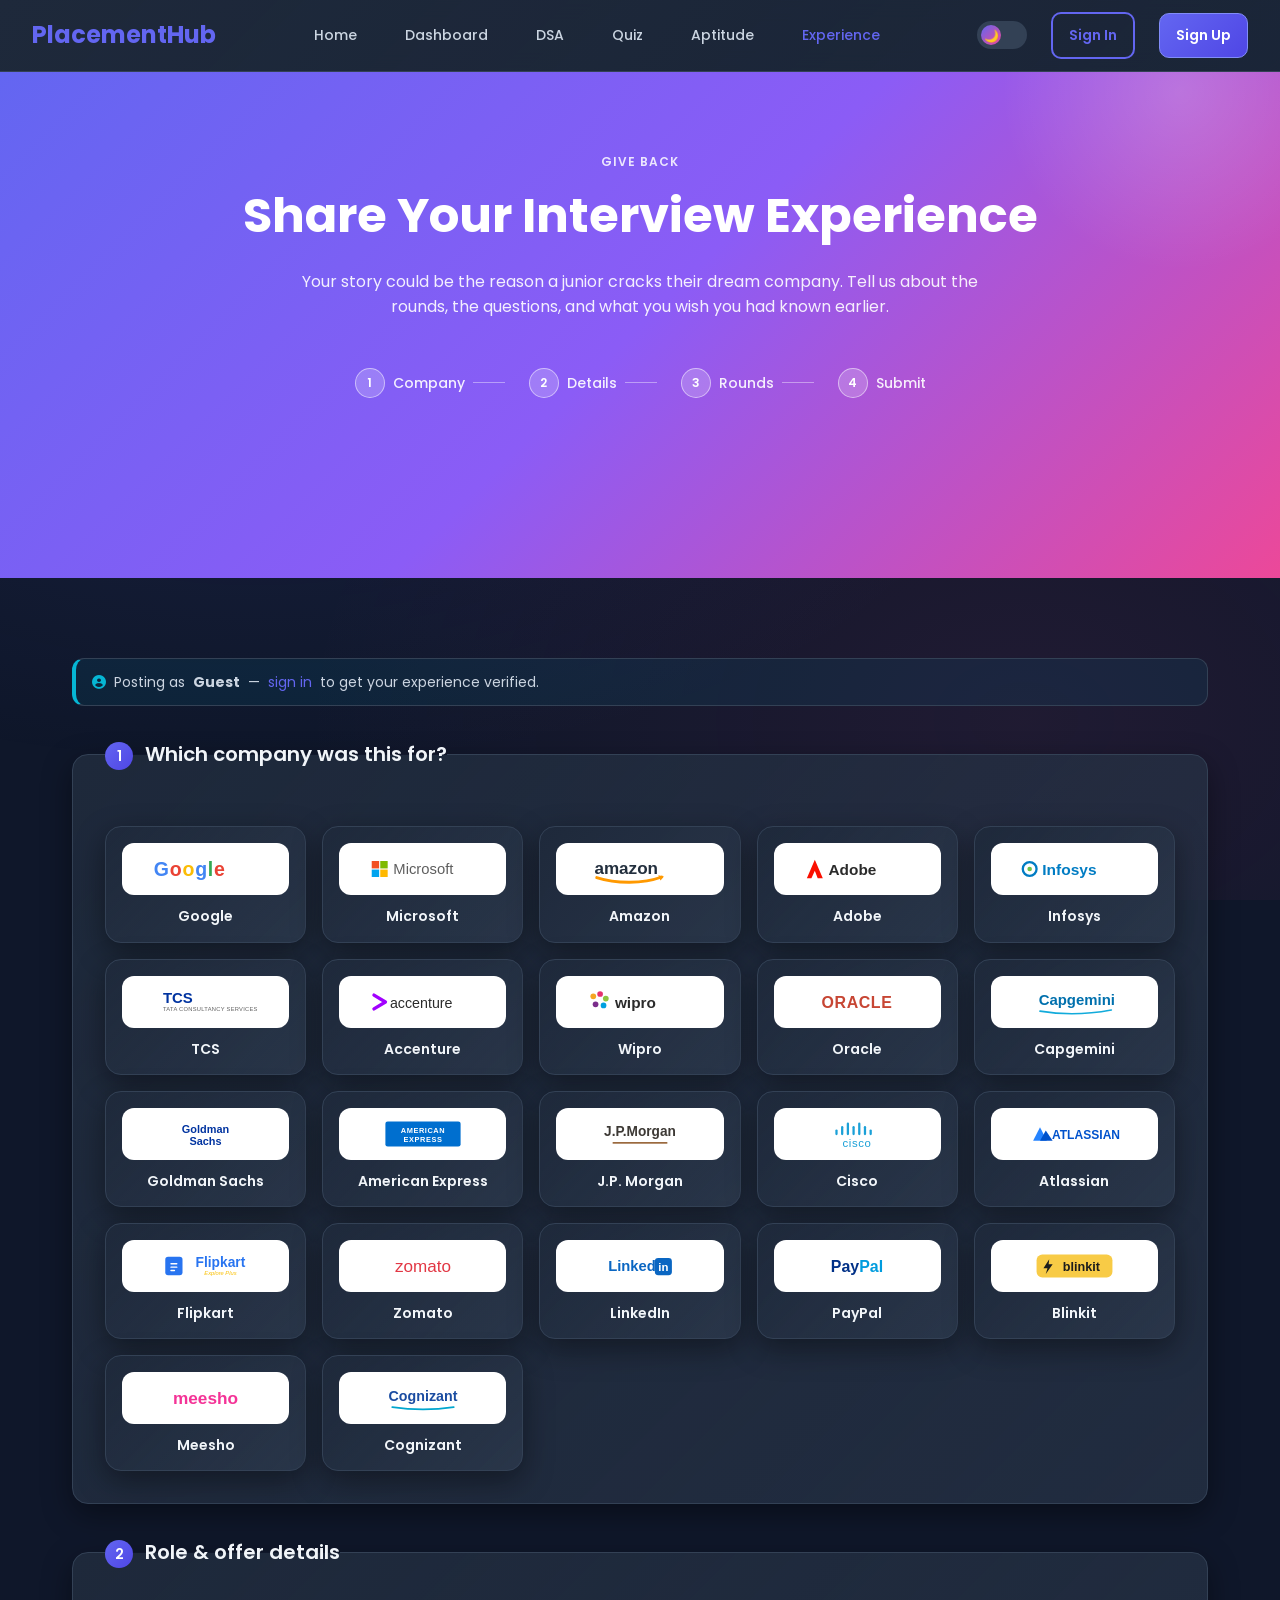
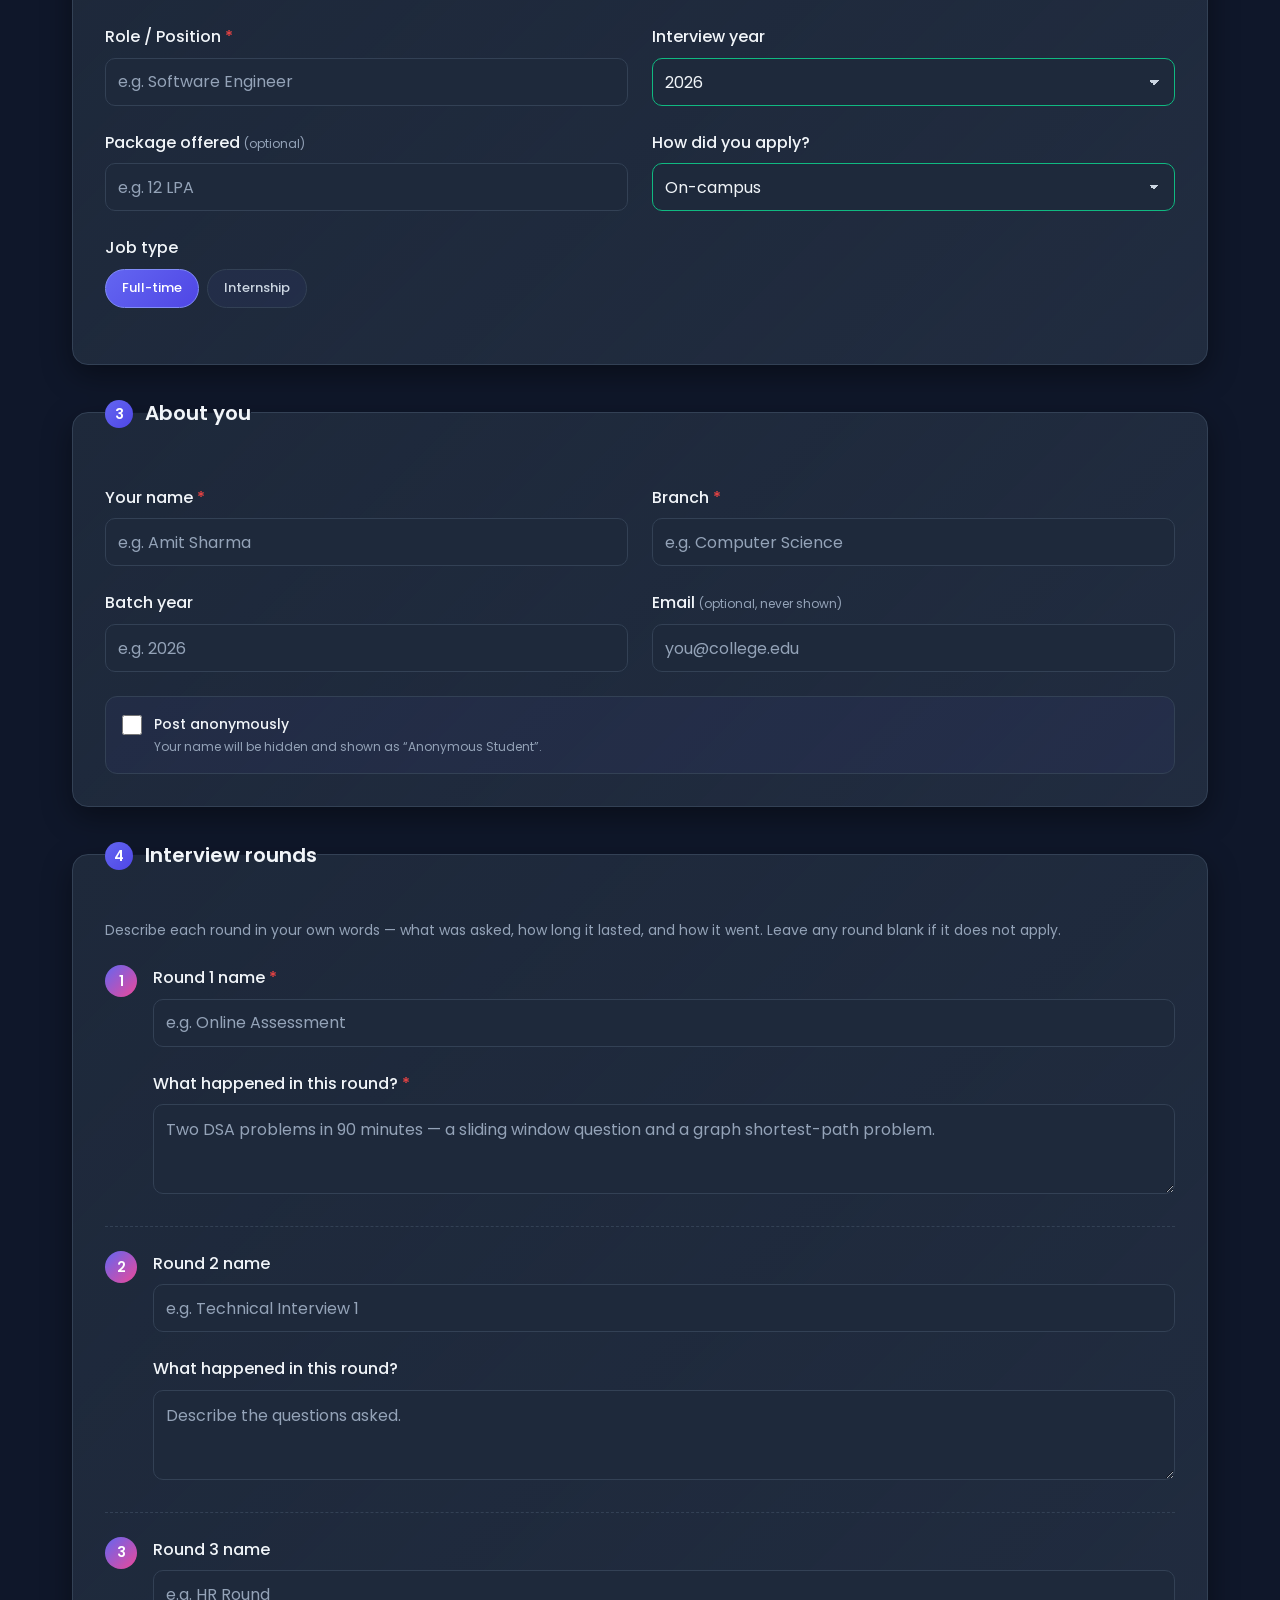
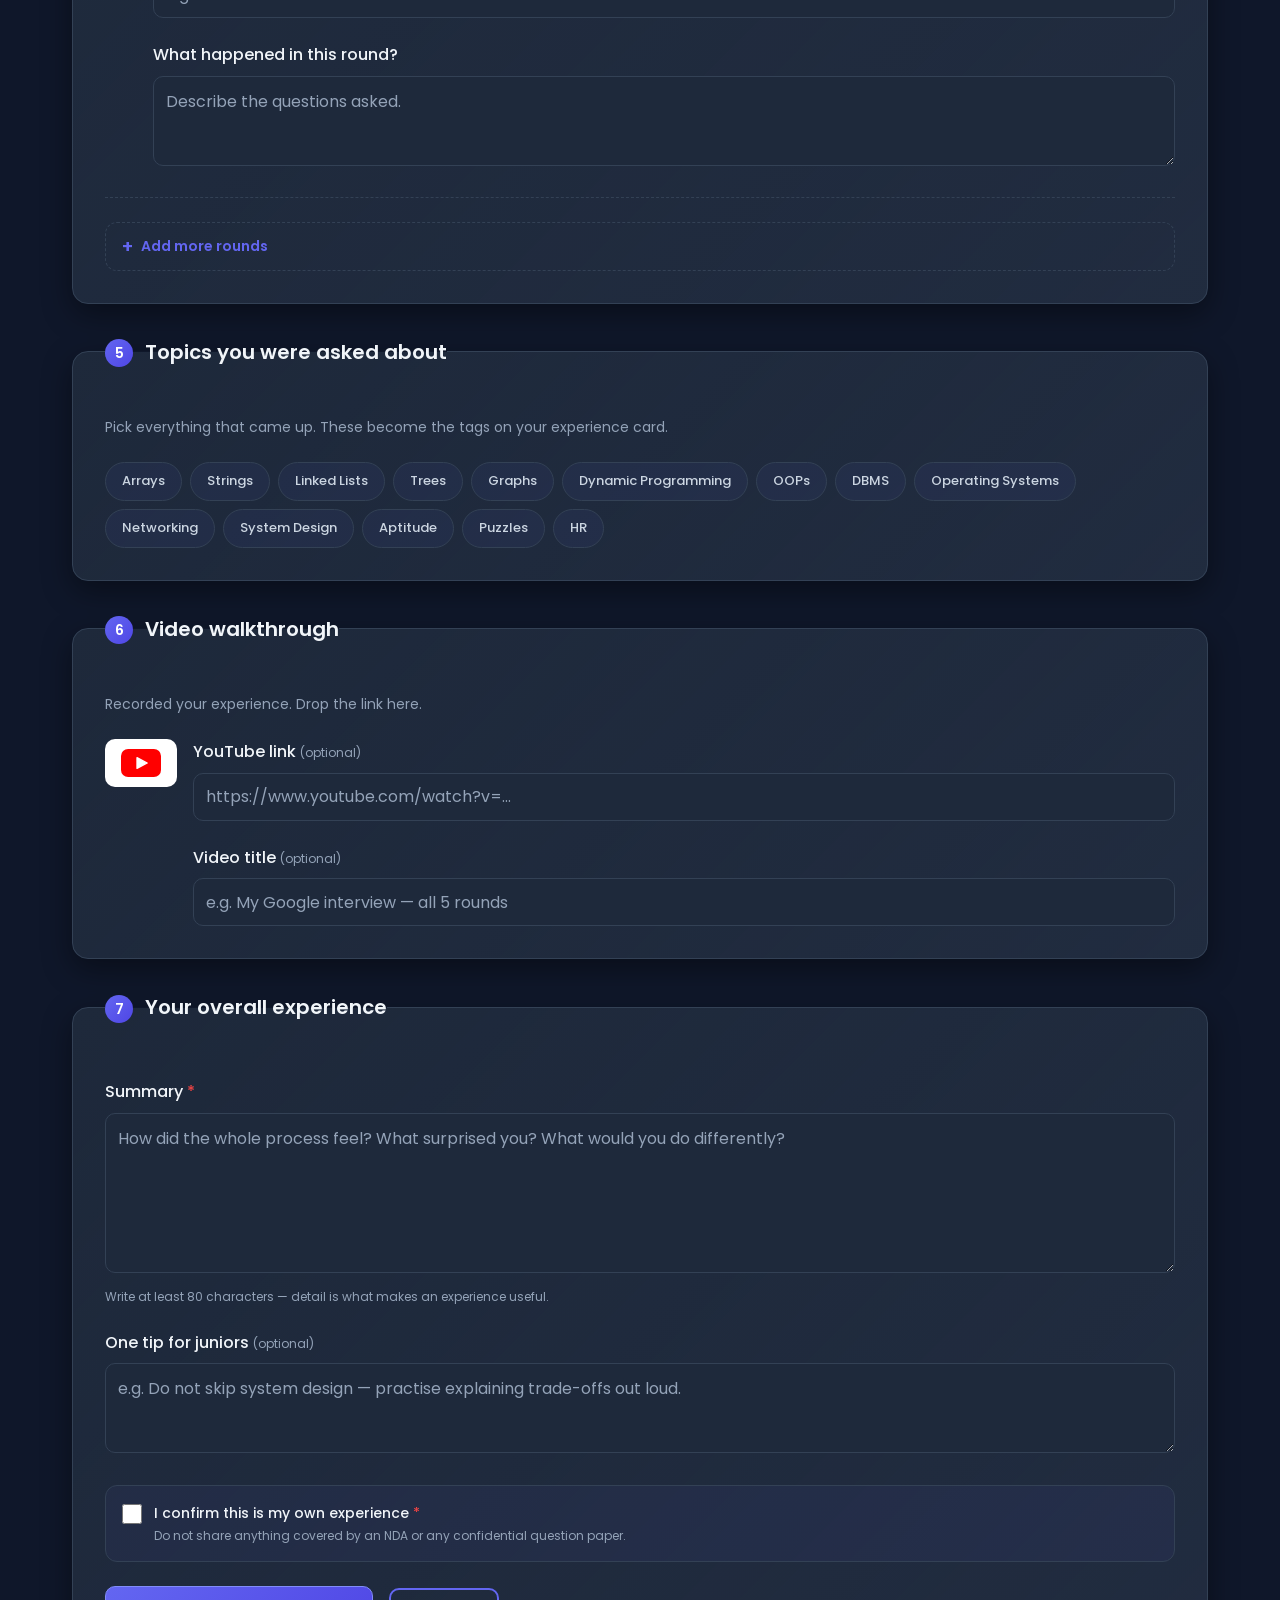
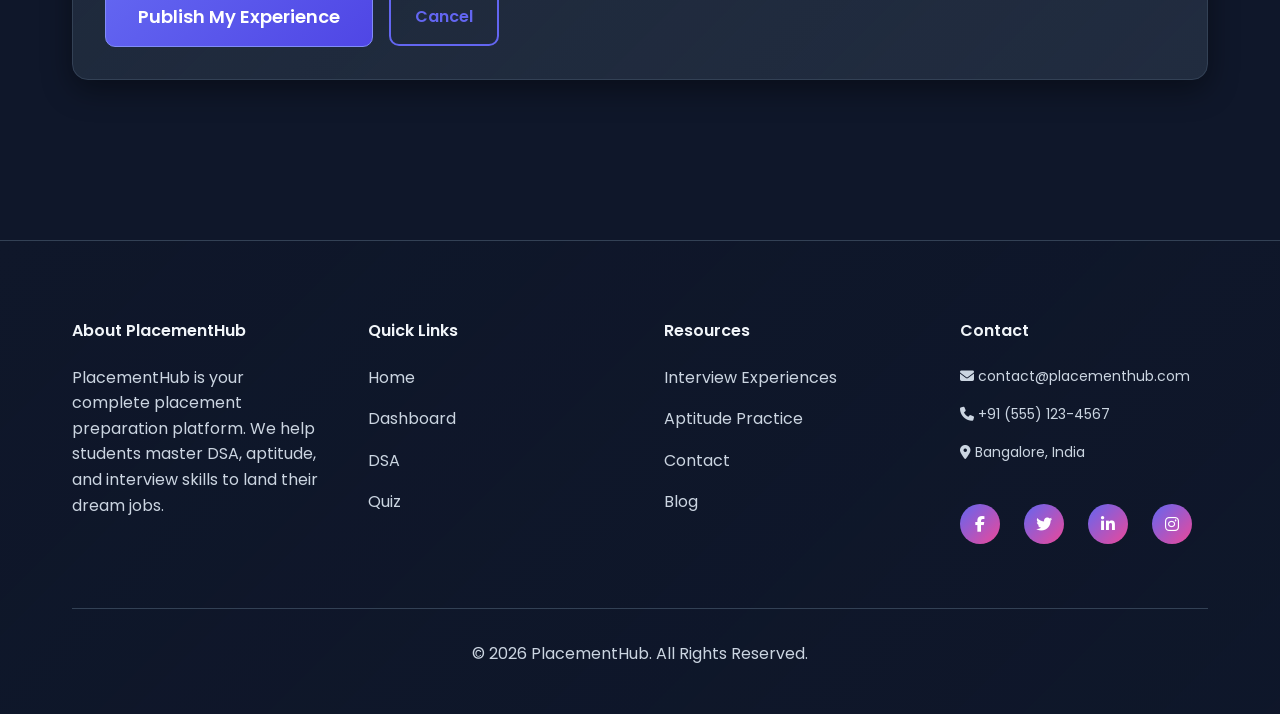
<file: share-experience.html>
<!DOCTYPE html>
<html lang="en">
<head>
  <meta charset="UTF-8">
  <meta name="viewport" content="width=device-width, initial-scale=1.0">
  <title>Share Your Interview Experience - PlacementHub</title>
  <link href="https://fonts.googleapis.com/css2?family=Poppins:wght@400;500;600;700&display=swap" rel="stylesheet">
  <link rel="stylesheet" href="https://cdnjs.cloudflare.com/ajax/libs/font-awesome/6.4.0/css/all.min.css">
  <link rel="stylesheet" href="css/style.css">
  <link rel="stylesheet" href="css/experience.css">
  <link rel="stylesheet" href="css/share-experience.css">
</head>

<body>
  <!-- Navbar -->
  <nav class="navbar">
    <a href="index.html" class="navbar-logo">PlacementHub</a>
    <div class="navbar-center">
      <a href="index.html" class="nav-link">Home</a>
      <a href="dashboard.html" class="nav-link">Dashboard</a>
      <a href="dsa.html" class="nav-link">DSA</a>
      <a href="quiz.html" class="nav-link">Quiz</a>
      <a href="aptitude.html" class="nav-link">Aptitude</a>
      <a href="experience.html" class="nav-link active">Experience</a>
    </div>
    <div class="navbar-right">
      <div class="theme-toggle">
        <div class="toggle-circle">🌙</div>
      </div>
      <a href="signin.html" class="btn btn-secondary btn-sm">Sign In</a>
      <a href="signup.html" class="btn btn-primary btn-sm">Sign Up</a>
    </div>
    <div class="hamburger">
      <span></span>
      <span></span>
      <span></span>
    </div>
  </nav>

  <main>
    <!-- Page Banner -->
    <section class="page-banner">
      <div class="container">
        <p class="page-banner-label">Give Back</p>
        <h1>Share Your Interview Experience</h1>
        <p class="page-banner-text">
          Your story could be the reason a junior cracks their dream company.
          Tell us about the rounds, the questions, and what you wish you had known earlier.
        </p>
        <ol class="step-indicator">
          <li>Company</li>
          <li>Details</li>
          <li>Rounds</li>
          <li>Submit</li>
        </ol>
      </div>
    </section>

    <!-- Share Form -->
    <section class="section share-form-section">
      <div class="container">
        <p class="posting-strip">
          <i class="fas fa-circle-user"></i>
          Posting as <strong>Guest</strong> — <a href="signin.html">sign in</a> to get your experience verified.
        </p>

        <!-- data-custom-submit tells the shared handler in script.js
             to leave this form alone. -->
        <form class="share-form" id="share-form" data-custom-submit novalidate>

          <!-- Company -->
          <fieldset class="form-section">
            <legend>Which company was this for?</legend>

            <div class="experience-explorer company-picker">
              <input class="company-input" type="radio" name="company" id="c-google" value="google">
              <input class="company-input" type="radio" name="company" id="c-microsoft" value="microsoft">
              <input class="company-input" type="radio" name="company" id="c-amazon" value="amazon">
              <input class="company-input" type="radio" name="company" id="c-adobe" value="adobe">
              <input class="company-input" type="radio" name="company" id="c-infosys" value="infosys">
              <input class="company-input" type="radio" name="company" id="c-tcs" value="tcs">
              <input class="company-input" type="radio" name="company" id="c-accenture" value="accenture">
              <input class="company-input" type="radio" name="company" id="c-wipro" value="wipro">
              <input class="company-input" type="radio" name="company" id="c-oracle" value="oracle">
              <input class="company-input" type="radio" name="company" id="c-capgemini" value="capgemini">
              <input class="company-input" type="radio" name="company" id="c-goldman-sachs" value="goldman-sachs">
              <input class="company-input" type="radio" name="company" id="c-american-express" value="american-express">
              <input class="company-input" type="radio" name="company" id="c-jp-morgan" value="jp-morgan">
              <input class="company-input" type="radio" name="company" id="c-cisco" value="cisco">
              <input class="company-input" type="radio" name="company" id="c-atlassian" value="atlassian">
              <input class="company-input" type="radio" name="company" id="c-flipkart" value="flipkart">
              <input class="company-input" type="radio" name="company" id="c-zomato" value="zomato">
              <input class="company-input" type="radio" name="company" id="c-linkedin" value="linkedin">
              <input class="company-input" type="radio" name="company" id="c-paypal" value="paypal">
              <input class="company-input" type="radio" name="company" id="c-blinkit" value="blinkit">
              <input class="company-input" type="radio" name="company" id="c-meesho" value="meesho">
              <input class="company-input" type="radio" name="company" id="c-cognizant" value="cognizant">

              <ul class="company-grid">
                <li>
                  <label class="company-card" for="c-google">
                    <span class="company-logo-plate">
                      <img src="images/companies/google.svg" alt="Google logo">
                    </span>
                    <span class="company-name">Google</span>
                  </label>
                </li>
                <li>
                  <label class="company-card" for="c-microsoft">
                    <span class="company-logo-plate">
                      <img src="images/companies/microsoft.svg" alt="Microsoft logo">
                    </span>
                    <span class="company-name">Microsoft</span>
                  </label>
                </li>
                <li>
                  <label class="company-card" for="c-amazon">
                    <span class="company-logo-plate">
                      <img src="images/companies/amazon.svg" alt="Amazon logo">
                    </span>
                    <span class="company-name">Amazon</span>
                  </label>
                </li>
                <li>
                  <label class="company-card" for="c-adobe">
                    <span class="company-logo-plate">
                      <img src="images/companies/adobe.svg" alt="Adobe logo">
                    </span>
                    <span class="company-name">Adobe</span>
                  </label>
                </li>
                <li>
                  <label class="company-card" for="c-infosys">
                    <span class="company-logo-plate">
                      <img src="images/companies/infosys.svg" alt="Infosys logo">
                    </span>
                    <span class="company-name">Infosys</span>
                  </label>
                </li>
                <li>
                  <label class="company-card" for="c-tcs">
                    <span class="company-logo-plate">
                      <img src="images/companies/tcs.svg" alt="Tata Consultancy Services logo">
                    </span>
                    <span class="company-name">TCS</span>
                  </label>
                </li>
                <li>
                  <label class="company-card" for="c-accenture">
                    <span class="company-logo-plate">
                      <img src="images/companies/accenture.svg" alt="Accenture logo">
                    </span>
                    <span class="company-name">Accenture</span>
                  </label>
                </li>
                <li>
                  <label class="company-card" for="c-wipro">
                    <span class="company-logo-plate">
                      <img src="images/companies/wipro.svg" alt="Wipro logo">
                    </span>
                    <span class="company-name">Wipro</span>
                  </label>
                </li>
                <li>
                  <label class="company-card" for="c-oracle">
                    <span class="company-logo-plate">
                      <img src="images/companies/oracle.svg" alt="Oracle logo">
                    </span>
                    <span class="company-name">Oracle</span>
                  </label>
                </li>
                <li>
                  <label class="company-card" for="c-capgemini">
                    <span class="company-logo-plate">
                      <img src="images/companies/capgemini.svg" alt="Capgemini logo">
                    </span>
                    <span class="company-name">Capgemini</span>
                  </label>
                </li>
                <li>
                  <label class="company-card" for="c-goldman-sachs">
                    <span class="company-logo-plate">
                      <img src="images/companies/goldman-sachs.svg" alt="Goldman Sachs logo">
                    </span>
                    <span class="company-name">Goldman Sachs</span>
                  </label>
                </li>
                <li>
                  <label class="company-card" for="c-american-express">
                    <span class="company-logo-plate">
                      <img src="images/companies/american-express.svg" alt="American Express logo">
                    </span>
                    <span class="company-name">American Express</span>
                  </label>
                </li>
                <li>
                  <label class="company-card" for="c-jp-morgan">
                    <span class="company-logo-plate">
                      <img src="images/companies/jp-morgan.svg" alt="J.P. Morgan logo">
                    </span>
                    <span class="company-name">J.P. Morgan</span>
                  </label>
                </li>
                <li>
                  <label class="company-card" for="c-cisco">
                    <span class="company-logo-plate">
                      <img src="images/companies/cisco.svg" alt="Cisco logo">
                    </span>
                    <span class="company-name">Cisco</span>
                  </label>
                </li>
                <li>
                  <label class="company-card" for="c-atlassian">
                    <span class="company-logo-plate">
                      <img src="images/companies/atlassian.svg" alt="Atlassian logo">
                    </span>
                    <span class="company-name">Atlassian</span>
                  </label>
                </li>
                <li>
                  <label class="company-card" for="c-flipkart">
                    <span class="company-logo-plate">
                      <img src="images/companies/flipkart.svg" alt="Flipkart logo">
                    </span>
                    <span class="company-name">Flipkart</span>
                  </label>
                </li>
                <li>
                  <label class="company-card" for="c-zomato">
                    <span class="company-logo-plate">
                      <img src="images/companies/zomato.svg" alt="Zomato logo">
                    </span>
                    <span class="company-name">Zomato</span>
                  </label>
                </li>
                <li>
                  <label class="company-card" for="c-linkedin">
                    <span class="company-logo-plate">
                      <img src="images/companies/linkedin.svg" alt="LinkedIn logo">
                    </span>
                    <span class="company-name">LinkedIn</span>
                  </label>
                </li>
                <li>
                  <label class="company-card" for="c-paypal">
                    <span class="company-logo-plate">
                      <img src="images/companies/paypal.svg" alt="PayPal logo">
                    </span>
                    <span class="company-name">PayPal</span>
                  </label>
                </li>
                <li>
                  <label class="company-card" for="c-blinkit">
                    <span class="company-logo-plate">
                      <img src="images/companies/blinkit.svg" alt="Blinkit logo">
                    </span>
                    <span class="company-name">Blinkit</span>
                  </label>
                </li>
                <li>
                  <label class="company-card" for="c-meesho">
                    <span class="company-logo-plate">
                      <img src="images/companies/meesho.svg" alt="Meesho logo">
                    </span>
                    <span class="company-name">Meesho</span>
                  </label>
                </li>
                <li>
                  <label class="company-card" for="c-cognizant">
                    <span class="company-logo-plate">
                      <img src="images/companies/cognizant.svg" alt="Cognizant logo">
                    </span>
                    <span class="company-name">Cognizant</span>
                  </label>
                </li>
              </ul>
            </div>

            <p class="field-error" id="company-error" hidden>Please pick a company.</p>
          </fieldset>

          <!--  Role & Offer -->
          <fieldset class="form-section">
            <legend>Role &amp; offer details</legend>

            <div class="form-row">
              <div class="form-group">
                <label class="form-label" for="role">Role / Position <span class="req">*</span></label>
                <input type="text" id="role" class="form-input" placeholder="e.g. Software Engineer" required>
              </div>
              <div class="form-group">
                <label class="form-label" for="year">Interview year</label>
                <select id="year" class="form-input">
                  <option value="2026">2026</option>
                  <option value="2025">2025</option>
                  <option value="2024">2024</option>
                  <option value="2023">2023</option>
                </select>
              </div>
            </div>

            <div class="form-row">
              <div class="form-group">
                <label class="form-label" for="package">Package offered <span class="optional">(optional)</span></label>
                <input type="text" id="package" class="form-input" placeholder="e.g. 12 LPA">
              </div>
              <div class="form-group">
                <label class="form-label" for="mode">How did you apply?</label>
                <select id="mode" class="form-input">
                  <option value="On-campus">On-campus</option>
                  <option value="Off-campus">Off-campus</option>
                  <option value="Referral">Referral</option>
                  <option value="Internship conversion">Internship conversion</option>
                </select>
              </div>
            </div>

            <div class="form-group">
              <span class="form-label">Job type</span>
              <div class="choice-group">
                <input type="radio" name="jobType" id="job-fulltime" value="Full-time" checked>
                <label for="job-fulltime">Full-time</label>
                <input type="radio" name="jobType" id="job-intern" value="Internship">
                <label for="job-intern">Internship</label>
              </div>
            </div>
          </fieldset>

          <!-- About You -->
          <fieldset class="form-section">
            <legend>About you</legend>

            <div class="form-row">
              <div class="form-group">
                <label class="form-label" for="name">Your name <span class="req">*</span></label>
                <input type="text" id="name" class="form-input" placeholder="e.g. Amit Sharma" required>
              </div>
              <div class="form-group">
                <label class="form-label" for="branch">Branch <span class="req">*</span></label>
                <input type="text" id="branch" class="form-input" placeholder="e.g. Computer Science" required>
              </div>
            </div>

            <div class="form-row">
              <div class="form-group">
                <label class="form-label" for="batch">Batch year</label>
                <input type="text" id="batch" class="form-input" placeholder="e.g. 2026">
              </div>
              <div class="form-group">
                <label class="form-label" for="email">Email <span class="optional">(optional, never shown)</span></label>
                <input type="email" id="email" class="form-input" placeholder="you@college.edu">
              </div>
            </div>

            <div class="checkbox-row">
              <input type="checkbox" id="anonymous">
              <label for="anonymous">
                Post anonymously
                <span class="checkbox-hint">Your name will be hidden and shown as “Anonymous Student”.</span>
              </label>
            </div>
          </fieldset>

          <!--  Rounds -->
          <fieldset class="form-section">
            <legend>Interview rounds</legend>
            <p class="section-hint">
              Describe each round in your own words — what was asked, how long it lasted, and how it went.
              Leave any round blank if it does not apply.
            </p>

            <div class="round-input" data-round="1">
              <span class="round-number">1</span>
              <div class="round-fields">
                <div class="form-group">
                  <label class="form-label" for="round-title-1">Round 1 name <span class="req">*</span></label>
                  <input type="text" id="round-title-1" class="form-input" placeholder="e.g. Online Assessment" required>
                </div>
                <div class="form-group">
                  <label class="form-label" for="round-detail-1">What happened in this round? <span class="req">*</span></label>
                  <textarea id="round-detail-1" class="form-textarea" placeholder="Two DSA problems in 90 minutes — a sliding window question and a graph shortest-path problem." required></textarea>
                </div>
              </div>
            </div>

            <div class="round-input" data-round="2">
              <span class="round-number">2</span>
              <div class="round-fields">
                <div class="form-group">
                  <label class="form-label" for="round-title-2">Round 2 name</label>
                  <input type="text" id="round-title-2" class="form-input" placeholder="e.g. Technical Interview 1">
                </div>
                <div class="form-group">
                  <label class="form-label" for="round-detail-2">What happened in this round?</label>
                  <textarea id="round-detail-2" class="form-textarea" placeholder="Describe the questions asked."></textarea>
                </div>
              </div>
            </div>

            <div class="round-input" data-round="3">
              <span class="round-number">3</span>
              <div class="round-fields">
                <div class="form-group">
                  <label class="form-label" for="round-title-3">Round 3 name</label>
                  <input type="text" id="round-title-3" class="form-input" placeholder="e.g. HR Round">
                </div>
                <div class="form-group">
                  <label class="form-label" for="round-detail-3">What happened in this round?</label>
                  <textarea id="round-detail-3" class="form-textarea" placeholder="Describe the questions asked."></textarea>
                </div>
              </div>
            </div>

            
            <details class="more-rounds">
              <summary>Add more rounds</summary>

              <div class="round-input" data-round="4">
                <span class="round-number">4</span>
                <div class="round-fields">
                  <div class="form-group">
                    <label class="form-label" for="round-title-4">Round 4 name</label>
                    <input type="text" id="round-title-4" class="form-input" placeholder="e.g. Managerial Round">
                  </div>
                  <div class="form-group">
                    <label class="form-label" for="round-detail-4">What happened in this round?</label>
                    <textarea id="round-detail-4" class="form-textarea" placeholder="Describe the questions asked."></textarea>
                  </div>
                </div>
              </div>

              <div class="round-input" data-round="5">
                <span class="round-number">5</span>
                <div class="round-fields">
                  <div class="form-group">
                    <label class="form-label" for="round-title-5">Round 5 name</label>
                    <input type="text" id="round-title-5" class="form-input" placeholder="e.g. Bar Raiser">
                  </div>
                  <div class="form-group">
                    <label class="form-label" for="round-detail-5">What happened in this round?</label>
                    <textarea id="round-detail-5" class="form-textarea" placeholder="Describe the questions asked."></textarea>
                  </div>
                </div>
              </div>
            </details>
          </fieldset>

          <!-- Topics -->
          <fieldset class="form-section">
            <legend>Topics you were asked about</legend>
            <p class="section-hint">Pick everything that came up. These become the tags on your experience card.</p>

            <div class="chip-group">
              <input type="checkbox" name="topics" id="t-arrays" value="Arrays">
              <label for="t-arrays">Arrays</label>
              <input type="checkbox" name="topics" id="t-strings" value="Strings">
              <label for="t-strings">Strings</label>
              <input type="checkbox" name="topics" id="t-linkedlists" value="Linked Lists">
              <label for="t-linkedlists">Linked Lists</label>
              <input type="checkbox" name="topics" id="t-trees" value="Trees">
              <label for="t-trees">Trees</label>
              <input type="checkbox" name="topics" id="t-graphs" value="Graphs">
              <label for="t-graphs">Graphs</label>
              <input type="checkbox" name="topics" id="t-dp" value="Dynamic Programming">
              <label for="t-dp">Dynamic Programming</label>
              <input type="checkbox" name="topics" id="t-oops" value="OOPs">
              <label for="t-oops">OOPs</label>
              <input type="checkbox" name="topics" id="t-dbms" value="DBMS">
              <label for="t-dbms">DBMS</label>
              <input type="checkbox" name="topics" id="t-os" value="Operating Systems">
              <label for="t-os">Operating Systems</label>
              <input type="checkbox" name="topics" id="t-networking" value="Networking">
              <label for="t-networking">Networking</label>
              <input type="checkbox" name="topics" id="t-design" value="System Design">
              <label for="t-design">System Design</label>
              <input type="checkbox" name="topics" id="t-aptitude" value="Aptitude">
              <label for="t-aptitude">Aptitude</label>
              <input type="checkbox" name="topics" id="t-puzzles" value="Puzzles">
              <label for="t-puzzles">Puzzles</label>
              <input type="checkbox" name="topics" id="t-hr" value="HR">
              <label for="t-hr">HR</label>
            </div>
          </fieldset>

          <!-- Video -->
          <fieldset class="form-section">
            <legend>Video walkthrough</legend>
            <p class="section-hint">
              Recorded your experience. Drop the link here.
            </p>

            <div class="video-input-row">
              <span class="video-input-logo">
                <img src="images/youtube.svg" alt="YouTube">
              </span>
              <div class="video-input-fields">
                <div class="form-group">
                  <label class="form-label" for="video-url">YouTube link <span class="optional">(optional)</span></label>
                  <input type="url" id="video-url" class="form-input" placeholder="https://www.youtube.com/watch?v=...">
                </div>
                <div class="form-group">
                  <label class="form-label" for="video-title">Video title <span class="optional">(optional)</span></label>
                  <input type="text" id="video-title" class="form-input" placeholder="e.g. My Google interview — all 5 rounds">
                </div>
              </div>
            </div>
          </fieldset>

          <!-- Summary -->
          <fieldset class="form-section">
            <legend>Your overall experience</legend>

            <div class="form-group">
              <label class="form-label" for="summary">Summary <span class="req">*</span></label>
              <textarea id="summary" class="form-textarea summary-textarea" placeholder="How did the whole process feel? What surprised you? What would you do differently?" required minlength="80"></textarea>
              <p class="field-hint">Write at least 80 characters — detail is what makes an experience useful.</p>
            </div>

            <div class="form-group">
              <label class="form-label" for="tip">One tip for juniors <span class="optional">(optional)</span></label>
              <textarea id="tip" class="form-textarea tip-textarea" placeholder="e.g. Do not skip system design — practise explaining trade-offs out loud."></textarea>
            </div>

            <div class="checkbox-row">
              <input type="checkbox" id="consent" required>
              <label for="consent">
                I confirm this is my own experience <span class="req">*</span>
                <span class="checkbox-hint">Do not share anything covered by an NDA or any confidential question paper.</span>
              </label>
            </div>
            <p class="field-error" id="consent-error" hidden>Please confirm before submitting.</p>

            <div class="form-actions">
              <button type="submit" class="btn btn-primary btn-lg">Publish My Experience</button>
              <a href="experience.html" class="btn btn-secondary">Cancel</a>
            </div>
          </fieldset>
        </form>
      </div>
    </section>
  </main>

  <!-- Footer -->
  <footer>
    <div class="container">
      <div class="footer-content">
        <div class="footer-column">
          <h4>About PlacementHub</h4>
          <p>PlacementHub is your complete placement preparation platform. We help students master DSA, aptitude, and interview skills to land their dream jobs.</p>
        </div>
        <div class="footer-column">
          <h4>Quick Links</h4>
          <ul>
            <li><a href="index.html">Home</a></li>
            <li><a href="dashboard.html">Dashboard</a></li>
            <li><a href="dsa.html">DSA</a></li>
            <li><a href="quiz.html">Quiz</a></li>
          </ul>
        </div>
        <div class="footer-column">
          <h4>Resources</h4>
          <ul>
            <li><a href="experience.html">Interview Experiences</a></li>
            <li><a href="aptitude.html">Aptitude Practice</a></li>
            <li><a href="#contact">Contact</a></li>
            <li><a href="#">Blog</a></li>
          </ul>
        </div>
        <div class="footer-column">
          <h4>Contact</h4>
          <div class="footer-contact">
            <p><i class="fas fa-envelope"></i> contact@placementhub.com</p>
            <p><i class="fas fa-phone"></i> +91 (555) 123-4567</p>
            <p><i class="fas fa-map-marker-alt"></i> Bangalore, India</p>
            <div class="footer-social">
              <a href="#" title="Facebook"><i class="fab fa-facebook-f"></i></a>
              <a href="#" title="Twitter"><i class="fab fa-twitter"></i></a>
              <a href="#" title="LinkedIn"><i class="fab fa-linkedin-in"></i></a>
              <a href="#" title="Instagram"><i class="fab fa-instagram"></i></a>
            </div>
          </div>
        </div>
      </div>
      <div class="footer-bottom">
        <p>&copy; 2026 PlacementHub. All Rights Reserved.</p>
      </div>
    </div>
  </footer>

  <script src="js/scripts.js"></script>
  <script src="js/experience-store.js"></script>
  <script src="js/share-experience.js"></script>
</body>
</html>
</file>
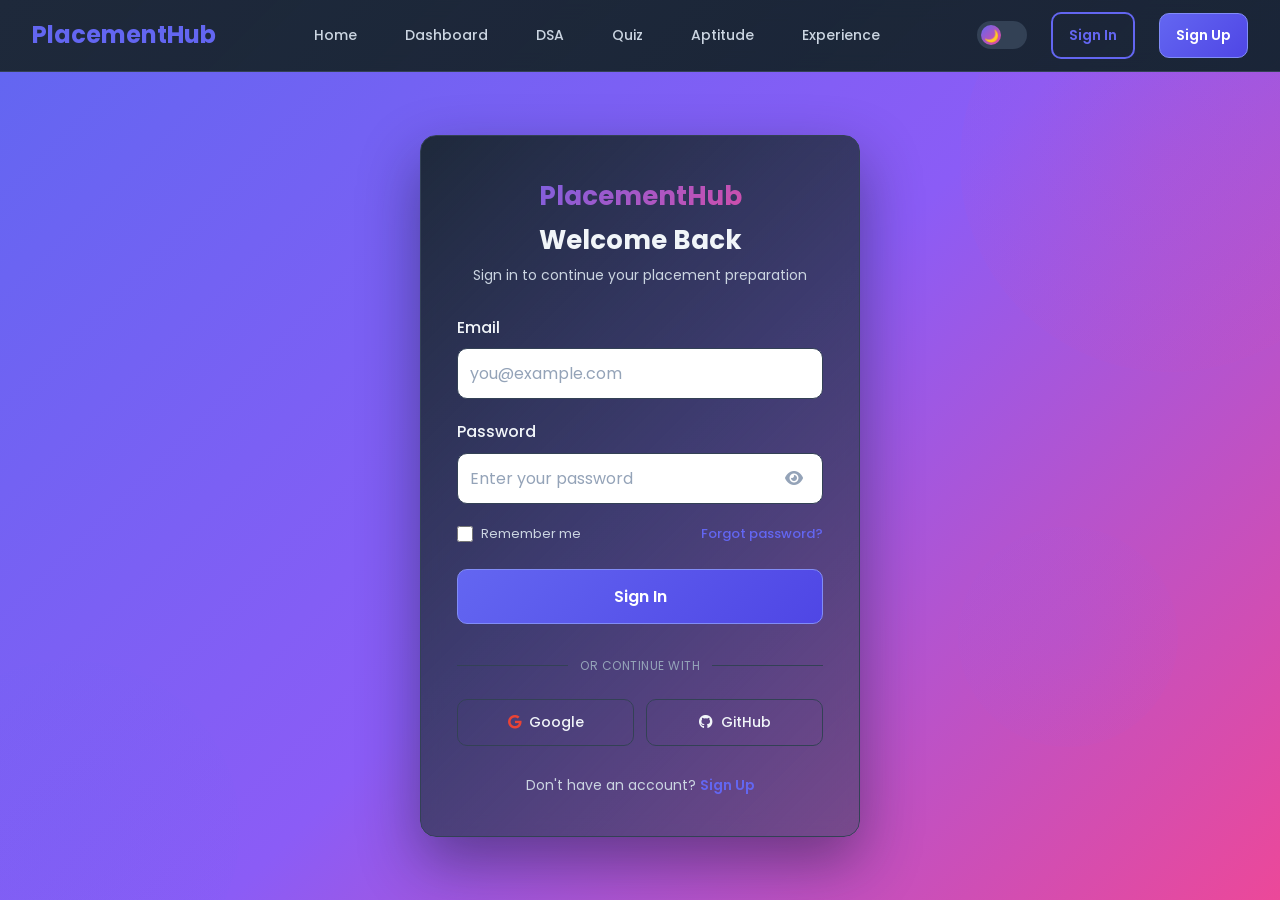
<file: signin.html>
<!DOCTYPE html>
<html lang="en">
<head>
  <meta charset="UTF-8">
  <meta name="viewport" content="width=device-width, initial-scale=1.0">
  <title>Sign In - PlacementHub</title>
  <link href="https://fonts.googleapis.com/css2?family=Poppins:wght@400;500;600;700&display=swap" rel="stylesheet">
  <link rel="stylesheet" href="https://cdnjs.cloudflare.com/ajax/libs/font-awesome/6.4.0/css/all.min.css">
  <link rel="stylesheet" href="css/style.css">
  <link rel="stylesheet" href="css/auth.css">
</head>
<body>
  <!-- Navbar -->
  <nav class="navbar">
    <a href="index.html" class="navbar-logo">PlacementHub</a>
    <div class="navbar-center">
      <a href="index.html" class="nav-link">Home</a>
      <a href="dashboard.html" class="nav-link">Dashboard</a>
      <a href="dsa.html" class="nav-link">DSA</a>
      <a href="quiz.html" class="nav-link">Quiz</a>
      <a href="aptitude.html" class="nav-link">Aptitude</a>
      <a href="experience.html" class="nav-link">Experience</a>
    </div>
    <div class="navbar-right">
      <div class="theme-toggle">
        <div class="toggle-circle">🌙</div>
      </div>
      <a href="signin.html" class="btn btn-secondary btn-sm">Sign In</a>
      <a href="signup.html" class="btn btn-primary btn-sm">Sign Up</a>
    </div>
    <div class="hamburger">
      <span></span>
      <span></span>
      <span></span>
    </div>
  </nav>

  <main>
    <section class="auth-section">
      <div class="auth-shape auth-shape-1"></div>
      <div class="auth-shape auth-shape-2"></div>
      <div class="auth-shape auth-shape-3"></div>

      <div class="auth-wrapper">
        <div class="auth-card">
          <div class="auth-logo">PlacementHub</div>
          <div class="auth-header">
            <h1>Welcome Back</h1>
            <p>Sign in to continue your placement preparation</p>
          </div>

          <div class="auth-status success" id="authStatus">
            <i class="fas fa-circle-check"></i>
            <span>Signed in successfully! Redirecting…</span>
          </div>

          <form class="auth-form" id="signinForm" novalidate>
            <div class="form-group" id="emailGroup">
              <label class="form-label" for="email">Email</label>
              <input type="email" id="email" class="form-input" placeholder="you@example.com" required>
              <p class="form-error">Please enter a valid email address.</p>
            </div>

            <div class="form-group" id="passwordGroup">
              <label class="form-label" for="password">Password</label>
              <div class="password-field">
                <input type="password" id="password" class="form-input" placeholder="Enter your password" required minlength="6">
                <button type="button" class="password-toggle" data-target="password" aria-label="Show password">
                  <i class="fas fa-eye"></i>
                </button>
              </div>
              <p class="form-error">Password must be at least 6 characters.</p>
            </div>

            <div class="auth-row">
              <label class="auth-checkbox">
                <input type="checkbox" id="remember">
                Remember me
              </label>
              <a href="#" class="auth-forgot">Forgot password?</a>
            </div>

            <button type="submit" class="btn btn-primary auth-submit">Sign In</button>
          </form>

          <div class="auth-divider">or continue with</div>

          <div class="auth-social">
            <button type="button" class="btn-social"><i class="fab fa-google"></i> Google</button>
            <button type="button" class="btn-social"><i class="fab fa-github"></i> GitHub</button>
          </div>

          <p class="auth-footer-text">Don't have an account? <a href="signup.html">Sign Up</a></p>
        </div>
      </div>
    </section>
  </main>

  <script>
    // Password show/hide
    document.querySelectorAll('.password-toggle').forEach(btn => {
      btn.addEventListener('click', () => {
        const input = document.getElementById(btn.dataset.target);
        const icon = btn.querySelector('i');
        const isPassword = input.type === 'password';
        input.type = isPassword ? 'text' : 'password';
        icon.classList.toggle('fa-eye');
        icon.classList.toggle('fa-eye-slash');
      });
    });

    // Simple client-side validation + demo submit
    const form = document.getElementById('signinForm');
    const status = document.getElementById('authStatus');

    function setError(groupId, show) {
      document.getElementById(groupId).classList.toggle('has-error', show);
    }

    form.addEventListener('submit', (e) => {
      e.preventDefault();

      const email = document.getElementById('email');
      const password = document.getElementById('password');

      const emailValid = /^[^\s@]+@[^\s@]+\.[^\s@]+$/.test(email.value.trim());
      const passwordValid = password.value.length >= 6;

      setError('emailGroup', !emailValid);
      setError('passwordGroup', !passwordValid);

      if (!emailValid || !passwordValid) return;

      status.classList.add('show');
      form.querySelector('.auth-submit').disabled = true;
      setTimeout(() => { window.location.href = 'dashboard.html'; }, 1200);
    });
  </script>

  <script src="js/script.js"></script>
</body>
</html>
</file>
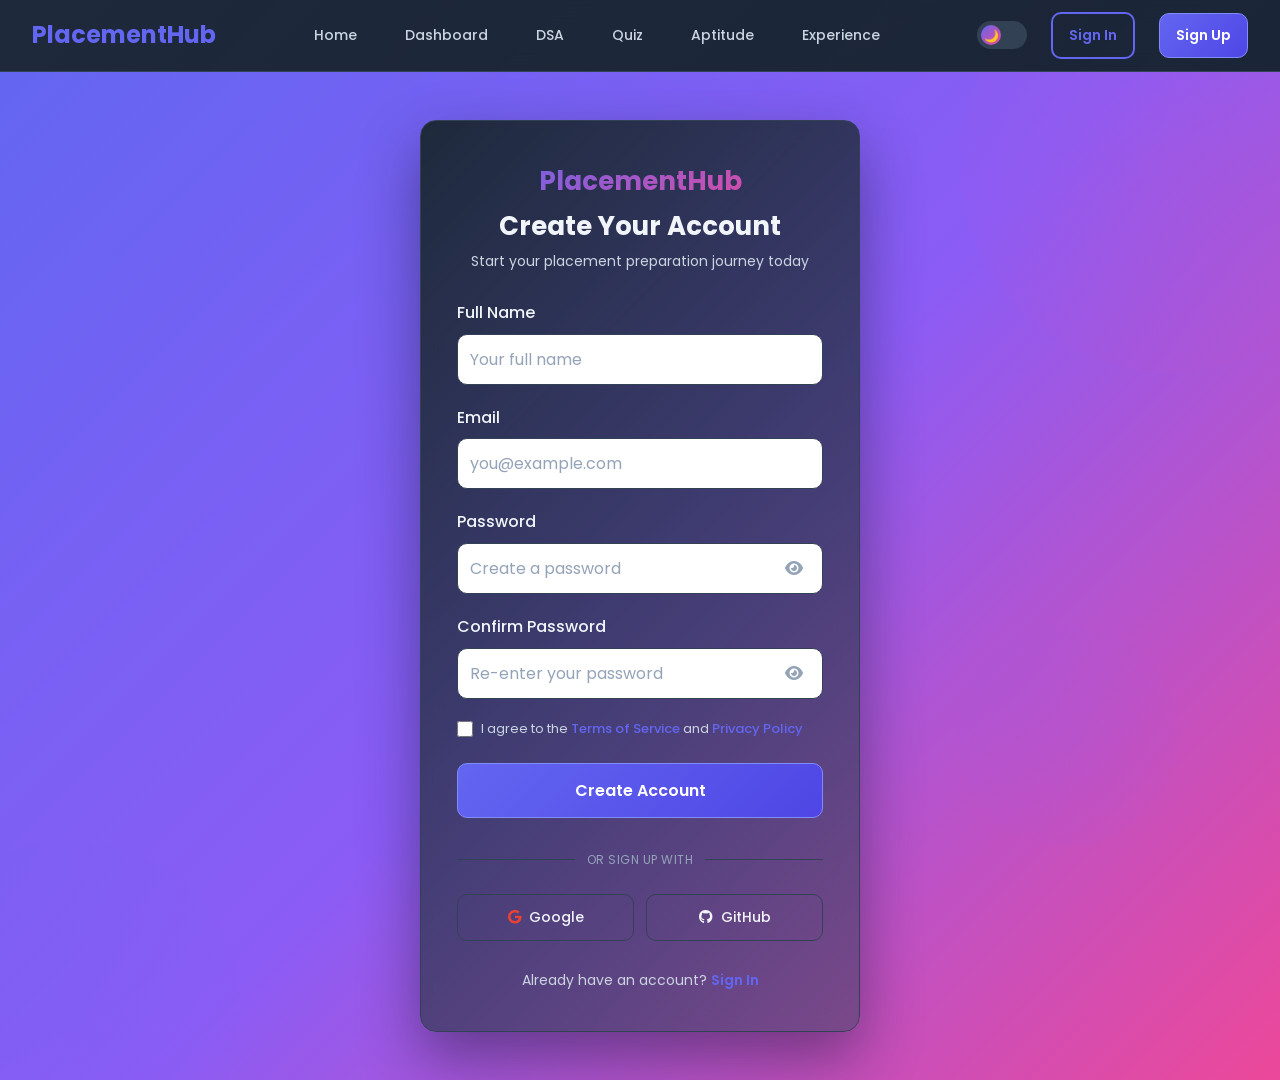
<file: signup.html>
<!DOCTYPE html>
<html lang="en">
<head>
  <meta charset="UTF-8">
  <meta name="viewport" content="width=device-width, initial-scale=1.0">
  <title>Sign Up - PlacementHub</title>
  <link href="https://fonts.googleapis.com/css2?family=Poppins:wght@400;500;600;700&display=swap" rel="stylesheet">
  <link rel="stylesheet" href="https://cdnjs.cloudflare.com/ajax/libs/font-awesome/6.4.0/css/all.min.css">
  <link rel="stylesheet" href="css/style.css">
  <link rel="stylesheet" href="css/auth.css">
</head>
<body>
  <!-- Navbar -->
  <nav class="navbar">
    <a href="index.html" class="navbar-logo">PlacementHub</a>
    <div class="navbar-center">
      <a href="index.html" class="nav-link">Home</a>
      <a href="dashboard.html" class="nav-link">Dashboard</a>
      <a href="dsa.html" class="nav-link">DSA</a>
      <a href="quiz.html" class="nav-link">Quiz</a>
      <a href="aptitude.html" class="nav-link">Aptitude</a>
      <a href="experience.html" class="nav-link">Experience</a>
    </div>
    <div class="navbar-right">
      <div class="theme-toggle">
        <div class="toggle-circle">🌙</div>
      </div>
      <a href="signin.html" class="btn btn-secondary btn-sm">Sign In</a>
      <a href="signup.html" class="btn btn-primary btn-sm">Sign Up</a>
    </div>
    <div class="hamburger">
      <span></span>
      <span></span>
      <span></span>
    </div>
  </nav>

  <main>
    <section class="auth-section">
      <div class="auth-shape auth-shape-1"></div>
      <div class="auth-shape auth-shape-2"></div>
      <div class="auth-shape auth-shape-3"></div>

      <div class="auth-wrapper">
        <div class="auth-card">
          <div class="auth-logo">PlacementHub</div>
          <div class="auth-header">
            <h1>Create Your Account</h1>
            <p>Start your placement preparation journey today</p>
          </div>

          <div class="auth-status success" id="authStatus">
            <i class="fas fa-circle-check"></i>
            <span>Account created successfully! Redirecting…</span>
          </div>

          <form class="auth-form" id="signupForm" novalidate>
            <div class="form-group" id="nameGroup">
              <label class="form-label" for="fullName">Full Name</label>
              <input type="text" id="fullName" class="form-input" placeholder="Your full name" required>
              <p class="form-error">Please enter your full name.</p>
            </div>

            <div class="form-group" id="emailGroup">
              <label class="form-label" for="email">Email</label>
              <input type="email" id="email" class="form-input" placeholder="you@example.com" required>
              <p class="form-error">Please enter a valid email address.</p>
            </div>

            <div class="form-group" id="passwordGroup">
              <label class="form-label" for="password">Password</label>
              <div class="password-field">
                <input type="password" id="password" class="form-input" placeholder="Create a password" required minlength="6">
                <button type="button" class="password-toggle" data-target="password" aria-label="Show password">
                  <i class="fas fa-eye"></i>
                </button>
              </div>
              <p class="form-error">Password must be at least 6 characters.</p>
            </div>

            <div class="form-group" id="confirmGroup">
              <label class="form-label" for="confirmPassword">Confirm Password</label>
              <div class="password-field">
                <input type="password" id="confirmPassword" class="form-input" placeholder="Re-enter your password" required minlength="6">
                <button type="button" class="password-toggle" data-target="confirmPassword" aria-label="Show password">
                  <i class="fas fa-eye"></i>
                </button>
              </div>
              <p class="form-error">Passwords do not match.</p>
            </div>

            <label class="auth-terms">
              <input type="checkbox" id="terms" required>
              <span>I agree to the <a href="#">Terms of Service</a> and <a href="#">Privacy Policy</a></span>
            </label>

            <button type="submit" class="btn btn-primary auth-submit">Create Account</button>
          </form>

          <div class="auth-divider">or sign up with</div>

          <div class="auth-social">
            <button type="button" class="btn-social"><i class="fab fa-google"></i> Google</button>
            <button type="button" class="btn-social"><i class="fab fa-github"></i> GitHub</button>
          </div>

          <p class="auth-footer-text">Already have an account? <a href="signin.html">Sign In</a></p>
        </div>
      </div>
    </section>
  </main>

  <script>
    // Password show/hide
    document.querySelectorAll('.password-toggle').forEach(btn => {
      btn.addEventListener('click', () => {
        const input = document.getElementById(btn.dataset.target);
        const icon = btn.querySelector('i');
        const isPassword = input.type === 'password';
        input.type = isPassword ? 'text' : 'password';
        icon.classList.toggle('fa-eye');
        icon.classList.toggle('fa-eye-slash');
      });
    });

    // Simple client-side validation + demo submit
    const form = document.getElementById('signupForm');
    const status = document.getElementById('authStatus');

    function setError(groupId, show) {
      document.getElementById(groupId).classList.toggle('has-error', show);
    }

    form.addEventListener('submit', (e) => {
      e.preventDefault();

      const name = document.getElementById('fullName');
      const email = document.getElementById('email');
      const password = document.getElementById('password');
      const confirm = document.getElementById('confirmPassword');
      const terms = document.getElementById('terms');

      const nameValid = name.value.trim().length > 1;
      const emailValid = /^[^\s@]+@[^\s@]+\.[^\s@]+$/.test(email.value.trim());
      const passwordValid = password.value.length >= 6;
      const confirmValid = passwordValid && confirm.value === password.value;

      setError('nameGroup', !nameValid);
      setError('emailGroup', !emailValid);
      setError('passwordGroup', !passwordValid);
      setError('confirmGroup', !confirmValid);

      if (!nameValid || !emailValid || !passwordValid || !confirmValid || !terms.checked) return;

      status.classList.add('show');
      form.querySelector('.auth-submit').disabled = true;
      setTimeout(() => { window.location.href = 'dashboard.html'; }, 1200);
    });
  </script>

  <script src="js/script.js"></script>
</body>
</html>
</file>
<file: css/style.css>
:root {
  --primary: #6366F1;
  --primary-light: #818CF8;
  --primary-dark: #4F46E5;
  --accent: #EC4899;
  --accent-light: #F472B6;
  --accent-secondary: #06B6D4;
  --accent-tertiary: #8B5CF6;
  --background: #0F172A;
  --background-secondary: #1E293B;
  --surface: #1E293B;
  --surface-light: #334155;
  --text-primary: #F1F5F9;
  --text-secondary: #CBD5E1;
  --text-tertiary: #94A3B8;
  --border: #334155;
  --shadow-soft: 0 10px 30px rgba(0,0,0,.4);
  --shadow-hover: 0 20px 50px rgba(99,102,241,.3);
  --shadow-glow: 0 0 30px rgba(99,102,241,.2);
  --success: #10B981;
  --warning: #F59E0B;
  --danger: #EF4444;
  --info: #06B6D4;
  --radius-sm: 10px;
  --radius-md: 16px;
  --radius-lg: 12px;
  --transition: .3s ease;
  --spacing-xs: 8px;
  --spacing-sm: 16px;
  --spacing-md: 24px;
  --spacing-lg: 32px;
  --spacing-xl: 48px;
  --spacing-2xl: 64px;
  --spacing-3xl: 80px;
  --font-family: 'Poppins', sans-serif;
}

body.light-theme {
  --background: #F8FAFC;
  --background-secondary: #F1F5F9;
  --surface: #FFFFFF;
  --surface-light: #F1F5F9;
  --text-primary: #0F172A;
  --text-secondary: #475569;
  --text-tertiary: #64748B;
  --border: #E2E8F0;
  --shadow-soft: 0 10px 30px rgba(0,0,0,.08);
  --shadow-hover: 0 20px 50px rgba(99,102,241,.15);
  --shadow-glow: 0 0 30px rgba(99,102,241,.1);
}

* { margin: 0; padding: 0; box-sizing: border-box; }
html { scroll-behavior: smooth; }

body {
  font-family: var(--font-family);
  background-color: var(--background);
  color: var(--text-primary);
  line-height: 1.6;
  font-size: 16px;
  transition: background-color var(--transition), color var(--transition);
  overflow-x: hidden;
  padding-top: 72px;
}

body::before {
  content: '';
  position: fixed;
  inset: 0;
  background: radial-gradient(ellipse at 20% 50%, rgba(99,102,241,.08) 0%, transparent 50%),
              radial-gradient(ellipse at 80% 80%, rgba(236,72,153,.08) 0%, transparent 50%);
  pointer-events: none;
  z-index: -1;
}

h1, h2, h3, h4 { font-weight: 700; line-height: 1.2; margin-bottom: var(--spacing-md); }
h1 { font-size: 48px; }
h2 { font-size: 36px; }
h3 { font-size: 28px; line-height: 1.3; margin-bottom: var(--spacing-sm); }
h4 { font-size: 22px; font-weight: 600; margin-bottom: var(--spacing-xs); }

p { font-size: 16px; color: var(--text-secondary); margin-bottom: var(--spacing-sm); }
small { font-size: 14px; color: var(--text-secondary); }
.caption { font-size: 12px; color: var(--text-secondary); }
a { color: var(--primary); text-decoration: none; transition: color var(--transition); }
a:hover { color: var(--primary-dark); }

/* Navbar */
.navbar {
  position: fixed;
  top: 0; left: 0; right: 0;
  height: 72px;
  background: linear-gradient(135deg, var(--surface) 0%, rgba(30,41,59,.8) 100%);
  backdrop-filter: blur(10px);
  border-bottom: 1px solid var(--border);
  display: flex;
  align-items: center;
  justify-content: space-between;
  padding: 0 var(--spacing-lg);
  z-index: 1000;
  transition: box-shadow var(--transition);
}
.navbar.scrolled { box-shadow: var(--shadow-glow); border-bottom-color: var(--primary); }
.navbar-logo { font-size: 24px; font-weight: 700; color: var(--primary); }
.navbar-center { display: flex; gap: var(--spacing-xl); flex: 1; justify-content: center; }
.navbar-center a { font-size: 14px; font-weight: 500; color: var(--text-secondary); }
.navbar-center a:hover, .navbar-center a.active { color: var(--primary); }
.navbar-right { display: flex; gap: var(--spacing-md); align-items: center; }

.hamburger {
  display: none;
  flex-direction: column;
  gap: 6px;
  width: 24px;
  cursor: pointer;
  padding: 10px;
  margin: -10px;
  z-index: 1100;
}
.hamburger span { width: 24px; height: 2px; background-color: var(--text-primary); transition: all var(--transition); }
/* JS toggles .menu-open on .navbar, .open on .mobile-menu/.mobile-menu-backdrop, .menu-open-lock on body */
.navbar.menu-open .hamburger span:nth-child(1) { transform: translateY(8px) rotate(45deg); }
.navbar.menu-open .hamburger span:nth-child(2) { opacity: 0; }
.navbar.menu-open .hamburger span:nth-child(3) { transform: translateY(-8px) rotate(-45deg); }

.theme-toggle {
  width: 50px; height: 28px;
  background-color: var(--surface-light);
  border: 2px solid var(--border);
  border-radius: 20px;
  cursor: pointer;
  display: flex;
  align-items: center;
  padding: 2px;
  transition: all var(--transition);
}
.theme-toggle:hover { border-color: var(--primary); }
.theme-toggle .toggle-circle {
  width: 20px; height: 20px;
  border-radius: 50%;
  background: linear-gradient(135deg, var(--primary), var(--accent));
  display: flex; align-items: center; justify-content: center;
  color: white; font-size: 12px;
  transition: transform var(--transition);
}
body.light-theme .theme-toggle .toggle-circle { transform: translateX(22px); }

/* Mobile menu: <div class="mobile-menu">links + .mobile-menu-actions</div> + <div class="mobile-menu-backdrop"> */
.mobile-menu {
  position: fixed;
  top: 72px; right: 0;
  width: min(320px, 85vw);
  height: calc(100dvh - 72px);
  background: linear-gradient(180deg, var(--surface) 0%, var(--background) 100%);
  border-left: 1px solid var(--border);
  box-shadow: var(--shadow-soft);
  display: flex;
  flex-direction: column;
  gap: var(--spacing-md);
  padding: var(--spacing-lg);
  transform: translateX(100%);
  transition: transform var(--transition);
  z-index: 1050;
  overflow-y: auto;
}
.mobile-menu.open { transform: translateX(0); }
.mobile-menu a { font-size: 16px; font-weight: 500; color: var(--text-primary); padding: var(--spacing-sm) 0; border-bottom: 1px solid var(--border); }
.mobile-menu a:hover, .mobile-menu a.active { color: var(--primary); }
.mobile-menu-actions { display: flex; flex-direction: column; gap: var(--spacing-sm); margin-top: auto; padding-top: var(--spacing-md); }
.mobile-menu-actions .btn { width: 100%; }

.mobile-menu-backdrop {
  display: none;
  position: fixed; inset: 0;
  background: rgba(15,23,42,.6);
  backdrop-filter: blur(2px);
  z-index: 1040;
  opacity: 0;
  transition: opacity var(--transition);
}
.mobile-menu-backdrop.open { display: block; opacity: 1; }
body.menu-open-lock { overflow: hidden; }

/* Buttons */
.btn {
  border: none;
  border-radius: var(--radius-sm);
  padding: 14px 24px;
  font-family: var(--font-family);
  font-size: 16px;
  font-weight: 600;
  cursor: pointer;
  transition: all var(--transition);
  display: inline-block;
  text-align: center;
  min-height: 44px;
}
.btn-primary {
  background: linear-gradient(135deg, var(--primary) 0%, var(--primary-dark) 100%);
  color: white;
  border: 1px solid var(--primary-light);
  position: relative;
  overflow: hidden;
}
.btn-primary::before {
  content: '';
  position: absolute;
  top: 0; left: -100%;
  width: 100%; height: 100%;
  background: linear-gradient(90deg, transparent, rgba(255,255,255,.2), transparent);
  transition: left .5s ease;
}
.btn-primary:hover::before { left: 100%; }
.btn-primary:hover { transform: translateY(-2px); box-shadow: 0 10px 30px rgba(99,102,241,.4); }
.btn-secondary { background-color: transparent; color: var(--primary); border: 2px solid var(--primary); }
.btn-secondary:hover { background: linear-gradient(135deg, var(--primary) 0%, var(--primary-dark) 100%); color: white; transform: translateY(-2px); box-shadow: 0 10px 30px rgba(99,102,241,.3); }
.btn-sm { padding: 10px 16px; font-size: 14px; }
.btn-lg { padding: 16px 32px; font-size: 18px; }

/* Cards */
.card {
  background: linear-gradient(135deg, var(--surface) 0%, rgba(51,65,85,.5) 100%);
  border: 1px solid var(--border);
  border-radius: var(--radius-md);
  padding: var(--spacing-md);
  box-shadow: var(--shadow-soft);
  transition: all var(--transition);
  backdrop-filter: blur(10px);
}
.card:hover { box-shadow: var(--shadow-hover); transform: translateY(-4px); border-color: var(--primary); }
.feature-card { display: flex; flex-direction: column; gap: var(--spacing-sm); }
.feature-card-icon { font-size: 32px; color: var(--primary); }
.feature-card h3, .feature-card p { margin: 0; }

.stats-card { text-align: center; padding: var(--spacing-lg); }
.stats-card .number { font-size: 36px; font-weight: 700; color: var(--primary); margin-bottom: var(--spacing-xs); }
.stats-card .title { font-size: 14px; color: var(--text-secondary); font-weight: 500; margin: 0; }

.testimonial-card { display: flex; flex-direction: column; gap: var(--spacing-sm); }
.testimonial-card-header { display: flex; gap: var(--spacing-sm); align-items: flex-start; }
.testimonial-avatar {
  width: 48px; height: 48px;
  border-radius: 50%;
  background-color: var(--primary);
  display: flex; align-items: center; justify-content: center;
  color: var(--surface); font-weight: 700; flex-shrink: 0;
}
.testimonial-info h4 { margin: 0; font-size: 16px; }
.testimonial-info .branch { font-size: 12px; color: var(--text-secondary); margin: 0; }
.testimonial-card p { margin: 0; font-style: italic; color: var(--text-secondary); }
.testimonial-rating { color: #FCD34D; font-size: 14px; }

/* Forms */
.form-group { margin-bottom: var(--spacing-md); }
.form-label { display: block; font-weight: 500; margin-bottom: var(--spacing-xs); color: var(--text-primary); }
.form-input, .form-textarea {
  width: 100%;
  padding: 12px;
  border: 1px solid var(--border);
  border-radius: var(--radius-sm);
  font-family: var(--font-family);
  font-size: 16px; /* prevents iOS auto-zoom */
  transition: all var(--transition);
}
.form-input::placeholder, .form-textarea::placeholder { color: var(--text-tertiary); }
.form-input:focus, .form-textarea:focus { outline: none; border-color: var(--primary); box-shadow: 0 0 0 3px rgba(99,102,241,.2); }
.form-textarea { resize: vertical; min-height: 120px; }

/* Progress */
.progress-bar { width: 100%; height: 8px; background-color: var(--border); border-radius: 10px; overflow: hidden; margin-bottom: var(--spacing-sm); }
.progress-fill { height: 100%; background-color: var(--accent); border-radius: 10px; transition: width .5s ease; display: flex; align-items: center; justify-content: flex-end; padding-right: 8px; }
.progress-label { font-size: 12px; font-weight: 600; color: var(--text-secondary); margin-top: 4px; }

/* Footer */
footer {
  background: linear-gradient(135deg, #0F172A 0%, rgba(15,23,42,.8) 100%);
  border-top: 1px solid var(--border);
  color: var(--text-primary);
  padding: var(--spacing-3xl) var(--spacing-lg) var(--spacing-lg);
  margin-top: var(--spacing-3xl);
}
.footer-content { display: grid; grid-template-columns: repeat(4, 1fr); gap: var(--spacing-xl); margin-bottom: var(--spacing-2xl); }
.footer-column h4 { color: var(--text-primary); margin-bottom: var(--spacing-md); font-size: 16px; }
.footer-column ul { list-style: none; }
.footer-column ul li { margin-bottom: var(--spacing-sm); }
.footer-column ul li a { color: var(--text-secondary); }
.footer-column ul li a:hover { color: var(--primary); }
.footer-contact { display: flex; flex-direction: column; gap: var(--spacing-sm); }
.footer-contact p { color: var(--text-secondary); margin: 0; font-size: 14px; }
.footer-social { display: flex; gap: var(--spacing-md); margin-top: var(--spacing-md); }
.footer-social a {
  width: 40px; height: 40px;
  background: linear-gradient(135deg, var(--primary), var(--accent));
  border-radius: 50%;
  display: flex; align-items: center; justify-content: center;
  color: white;
  transition: all var(--transition);
}
.footer-social a:hover { transform: translateY(-3px); box-shadow: 0 10px 20px rgba(99,102,241,.3); }
.footer-bottom { border-top: 1px solid var(--border); padding-top: var(--spacing-lg); text-align: center; color: var(--text-tertiary); font-size: 14px; }

/* Layout */
main { min-height: calc(100vh - 72px); }
.container { max-width: 1200px; margin: 0 auto; padding: 0 var(--spacing-lg); }
.section { padding: var(--spacing-3xl) 0; }
.section-heading { text-align: center; margin-bottom: var(--spacing-2xl); }
.section-heading-label {
  font-size: 12px; font-weight: 600;
  background: linear-gradient(135deg, var(--primary), var(--accent));
  -webkit-background-clip: text; -webkit-text-fill-color: transparent; background-clip: text;
  text-transform: uppercase; letter-spacing: 1px;
  margin-bottom: var(--spacing-sm);
}
.section-heading h2 { margin: 0 0 var(--spacing-sm); font-size: 36px; color: var(--text-primary); }
.section-heading p { font-size: 16px; color: var(--text-secondary); max-width: 600px; margin: 0 auto; }

/* Grid & Flex */
.grid { display: grid; gap: var(--spacing-md); }
.grid-2 { grid-template-columns: repeat(2, 1fr); }
.grid-3 { grid-template-columns: repeat(3, 1fr); }
.grid-4 { grid-template-columns: repeat(4, 1fr); }
.flex { display: flex; gap: var(--spacing-md); }
.flex-center { display: flex; align-items: center; justify-content: center; }
.flex-between { display: flex; align-items: center; justify-content: space-between; }
.flex-col { flex-direction: column; }

/* Badge */
.badge { display: inline-block; padding: 6px 12px; border-radius: 20px; font-size: 12px; font-weight: 600; }
.badge-primary { background-color: rgba(37,99,235,.1); color: var(--primary); }
.badge-success { background-color: rgba(34,197,94,.1); color: var(--success); }
.badge-warning { background-color: rgba(245,158,11,.1); color: var(--warning); }
.badge-danger { background-color: rgba(239,68,68,.1); color: var(--danger); }

/* Accordion */
.accordion { border-bottom: 1px solid var(--border); }
.accordion-item { border-top: 1px solid var(--border); }
.accordion-header {
  padding: var(--spacing-md);
  cursor: pointer;
  display: flex;
  justify-content: space-between;
  align-items: center;
  background-color: var(--surface);
  transition: background-color var(--transition);
}
.accordion-header:hover { background-color: var(--background); }
.accordion-header h4 { margin: 0; font-weight: 600; }
.accordion-toggle { width: 24px; height: 24px; display: flex; align-items: center; justify-content: center; color: var(--primary); font-weight: bold; transition: transform var(--transition); }
.accordion-item.open .accordion-toggle { transform: rotate(180deg); }
.accordion-content { padding: 0 var(--spacing-md) var(--spacing-md); display: none; color: var(--text-secondary); }
.accordion-item.open .accordion-content { display: block; animation: slideDown .3s ease; }

@keyframes slideDown {
  from { opacity: 0; max-height: 0; }
  to { opacity: 1; max-height: 500px; }
}

/* Utilities */
.text-center { text-align: center; }
.text-primary { color: var(--primary); }
.text-secondary { color: var(--text-secondary); }
.mt-xs { margin-top: var(--spacing-xs); } .mt-sm { margin-top: var(--spacing-sm); } .mt-md { margin-top: var(--spacing-md); } .mt-lg { margin-top: var(--spacing-lg); } .mt-xl { margin-top: var(--spacing-xl); }
.mb-xs { margin-bottom: var(--spacing-xs); } .mb-sm { margin-bottom: var(--spacing-sm); } .mb-md { margin-bottom: var(--spacing-md); } .mb-lg { margin-bottom: var(--spacing-lg); } .mb-xl { margin-bottom: var(--spacing-xl); }
.p-xs { padding: var(--spacing-xs); } .p-sm { padding: var(--spacing-sm); } .p-md { padding: var(--spacing-md); } .p-lg { padding: var(--spacing-lg); }

/* Responsive */
@media (max-width: 1200px) {
  .grid-4, .grid-3 { grid-template-columns: repeat(2, 1fr); }
  h1 { font-size: 36px; } h2 { font-size: 28px; } h3 { font-size: 24px; }
}

@media (max-width: 768px) {
  .navbar-center { display: none; }
  .hamburger { display: flex; }
  .navbar-right { gap: var(--spacing-sm); }
  .grid-2, .grid-3, .grid-4 { grid-template-columns: 1fr; }
  .footer-content { grid-template-columns: repeat(2, 1fr); }
  h1 { font-size: 28px; } h2 { font-size: 24px; } h3 { font-size: 20px; }
  .btn { width: 100%; }
  .section { padding: var(--spacing-2xl) 0; }
}

@media (max-width: 480px) {
  .navbar { padding: 0 var(--spacing-sm); }
  .navbar-logo { font-size: 20px; }
  .mobile-menu { width: 100vw; border-left: none; }
  .section { padding: var(--spacing-xl) 0; }
  .section-heading h2 { font-size: 24px; }
  .footer-content { grid-template-columns: 1fr; }
  .container { padding: 0 var(--spacing-sm); }
  h1 { font-size: 24px; } h2 { font-size: 20px; } h3 { font-size: 18px; }
  p { font-size: 14px; }
}

@media (max-width: 360px) {
  h1 { font-size: 22px; }
  .navbar-logo { font-size: 18px; }
  .stats-card .number { font-size: 28px; }
}

@supports (padding: max(0px)) {
  .navbar { padding-left: max(var(--spacing-lg), env(safe-area-inset-left)); padding-right: max(var(--spacing-lg), env(safe-area-inset-right)); }
  footer { padding-left: max(var(--spacing-lg), env(safe-area-inset-left)); padding-right: max(var(--spacing-lg), env(safe-area-inset-right)); padding-bottom: max(var(--spacing-lg), env(safe-area-inset-bottom)); }
}
</file>
<file: css/home.css>
/* Hero */
.hero-section {
  height: 100vh;
  display: flex;
  align-items: center;
  background: linear-gradient(135deg, #6366F1 0%, #8B5CF6 50%, #EC4899 100%);
  color: white;
  margin-top: -72px;
  padding-top: 72px;
  position: relative;
  overflow: hidden;
}
.hero-section::before {
  content: '';
  position: absolute;
  width: 400px; height: 400px;
  background: radial-gradient(circle, rgba(236,72,153,.3), transparent);
  border-radius: 50%;
  top: -100px; right: -100px;
  animation: float 6s ease-in-out infinite;
}
.hero-section::after {
  content: '';
  position: absolute;
  width: 300px; height: 300px;
  background: radial-gradient(circle, rgba(139,92,246,.3), transparent);
  border-radius: 50%;
  bottom: -50px; left: -100px;
  animation: float 8s ease-in-out infinite 1s;
}
.hero-content {
  display: grid;
  grid-template-columns: 1fr 1fr;
  gap: 48px;
  align-items: center;
  max-width: 1200px;
  margin: 0 auto;
  padding: 0 32px;
  width: 100%;
  position: relative;
  z-index: 10;
}
.hero-text h1 { color: white; margin-bottom: 24px; animation: fadeInUp .8s ease; }
.hero-text p { color: rgba(255,255,255,.9); font-size: 18px; margin-bottom: 32px; animation: fadeInUp .8s ease .2s backwards; }
.hero-buttons { display: flex; gap: 16px; animation: fadeInUp .8s ease .4s backwards; }

.btn-hero-primary {
  background-color: white; color: #6366F1;
  font-weight: 600;
  padding: 14px 32px;
  border-radius: 10px;
  border: none;
  cursor: pointer;
  transition: all .3s ease;
  min-height: 44px;
}
.btn-hero-primary:hover { transform: translateY(-4px); box-shadow: 0 15px 40px rgba(255,255,255,.3); }
.btn-hero-secondary {
  background-color: transparent; color: white;
  border: 2px solid white;
  font-weight: 600;
  padding: 12px 30px;
  border-radius: 10px;
  cursor: pointer;
  transition: all .3s ease;
  min-height: 44px;
}
.btn-hero-secondary:hover { background-color: white; color: #2563EB; transform: translateY(-4px); }

.hero-illustration {
  background: linear-gradient(135deg, rgba(255,255,255,.15) 0%, rgba(255,255,255,.05) 100%);
  border: 2px solid rgba(255,255,255,.2);
  border-radius: 20px;
  height: 400px;
  display: flex; align-items: center; justify-content: center;
  font-size: 120px;
  color: rgba(255,255,255,.9);
  animation: float 3s ease-in-out infinite;
  backdrop-filter: blur(10px);
  box-shadow: 0 20px 50px rgba(0,0,0,.2);
}

@keyframes fadeInUp { from { opacity: 0; transform: translateY(30px); } to { opacity: 1; transform: translateY(0); } }
@keyframes float { 0%, 100% { transform: translateY(0); } 50% { transform: translateY(-20px); } }

/* Trusted By */
.trusted-section {
  padding: 80px 0;
  background: linear-gradient(135deg, #1E293B 0%, rgba(30,41,59,.8) 100%);
  text-align: center;
  border-bottom: 1px solid #334155;
}
.trusted-title { color: #CBD5E1; font-size: 14px; font-weight: 600; margin-bottom: 32px; text-transform: uppercase; letter-spacing: 1px; }
.company-logo-grid { display: grid; grid-template-columns: repeat(auto-fit, minmax(120px, 1fr)); gap: 32px; align-items: center; }
.company-logo {
  display: flex; align-items: center; justify-content: center;
  height: 60px;
  background: linear-gradient(135deg, rgba(99,102,241,.1) 0%, rgba(139,92,246,.1) 100%);
  border: 1px solid #334155;
  border-radius: 12px;
  color: #CBD5E1;
  font-weight: 600;
  font-size: 14px;
  transition: all .3s ease;
}
.company-logo:hover { background: linear-gradient(135deg, #6366F1, #8B5CF6); color: white; border-color: #6366F1; box-shadow: 0 10px 25px rgba(99,102,241,.3); }

/* Stats */
.stats-section { padding: 80px 0; background: linear-gradient(135deg, rgba(30,41,59,.5) 0%, rgba(15,23,42,.8) 100%); }
.stats-grid { display: grid; grid-template-columns: repeat(4, 1fr); gap: 24px; }
.stats-card {
  background: linear-gradient(135deg, #1E293B 0%, rgba(51,65,85,.5) 100%);
  border: 1px solid #334155;
  border-radius: 16px;
  padding: 40px 24px;
  text-align: center;
  box-shadow: 0 10px 30px rgba(0,0,0,.4);
  transition: all .3s ease;
}
.stats-card:hover { box-shadow: 0 20px 50px rgba(99,102,241,.3); transform: translateY(-8px); border-color: #6366F1; background: linear-gradient(135deg, #1E293B 0%, rgba(99,102,241,.1) 100%); }
.stats-card .number {
  font-size: 48px; font-weight: 700;
  background: linear-gradient(135deg, #6366F1, #EC4899);
  -webkit-background-clip: text; -webkit-text-fill-color: transparent; background-clip: text;
  margin-bottom: 8px;
}
.stats-card .title { color: #CBD5E1; font-size: 14px; font-weight: 500; }

/* Features */
.features-section { padding: 80px 0; }
.features-grid { display: grid; grid-template-columns: repeat(3, 1fr); gap: 32px; }
.feature-card {
  background: linear-gradient(135deg, #1E293B 0%, rgba(51,65,85,.5) 100%);
  border: 1px solid #334155;
  border-radius: 16px;
  padding: 32px;
  box-shadow: 0 10px 30px rgba(0,0,0,.4);
  transition: all .3s ease;
  display: flex;
  flex-direction: column;
}
.feature-card:hover { box-shadow: 0 20px 50px rgba(99,102,241,.3); transform: translateY(-12px); border-color: #6366F1; background: linear-gradient(135deg, #1E293B 0%, rgba(99,102,241,.15) 100%); }
.feature-icon {
  font-size: 48px; margin-bottom: 16px;
  background: linear-gradient(135deg, #6366F1, #EC4899);
  -webkit-background-clip: text; -webkit-text-fill-color: transparent; background-clip: text;
}
.feature-card h3 { color: #F1F5F9; margin: 0 0 12px; font-size: 22px; }
.feature-card p { color: #CBD5E1; margin-bottom: 24px; flex-grow: 1; }
.feature-card .btn { align-self: flex-start; }

/* Roadmap */
.roadmap-section { padding: 80px 0; background: linear-gradient(135deg, rgba(30,41,59,.5) 0%, rgba(15,23,42,.8) 100%); }
.roadmap-timeline { max-width: 1000px; margin: 0 auto; position: relative; padding: 0 20px; }
.roadmap-timeline::before {
  content: '';
  position: absolute;
  left: 50%; transform: translateX(-50%);
  width: 2px; height: 100%;
  background: linear-gradient(180deg, #6366F1 0%, #EC4899 100%);
}
.roadmap-step { margin-bottom: 56px; position: relative; padding: 0 50px; }
.roadmap-step:nth-child(even) { padding-left: 50px; padding-right: 50%; text-align: right; }
.roadmap-step:nth-child(odd) { padding-left: calc(50% + 50px); padding-right: 50px; }
.roadmap-step::before {
  content: '';
  position: absolute;
  left: 50%; transform: translateX(-50%);
  width: 16px; height: 16px;
  background: linear-gradient(135deg, #6366F1, #EC4899);
  border: 4px solid #0F172A;
  border-radius: 50%;
  top: 10px;
  z-index: 1;
  box-shadow: 0 0 20px rgba(99,102,241,.5);
}
.roadmap-content {
  background: linear-gradient(135deg, #1E293B 0%, rgba(51,65,85,.5) 100%);
  border: 1px solid #334155;
  padding: 28px;
  border-radius: 12px;
  box-shadow: 0 10px 30px rgba(0,0,0,.4);
  word-wrap: break-word;
  overflow-wrap: break-word;
}
.roadmap-content h4 {
  background: linear-gradient(135deg, #6366F1, #EC4899);
  -webkit-background-clip: text; -webkit-text-fill-color: transparent; background-clip: text;
  margin: 0 0 12px 0;
  font-size: 18px;
  font-weight: 600;
}
.roadmap-content p { color: #CBD5E1; margin: 0; font-size: 15px; line-height: 1.5; }
.roadmap-step-dot { display: none; }

/* Why Choose */
.why-choose-section { padding: 80px 0; }
.why-choose-grid { display: grid; grid-template-columns: repeat(2, 1fr); gap: 32px; }
.why-choose-card {
  background: linear-gradient(135deg, #1E293B 0%, rgba(51,65,85,.5) 100%);
  padding: 32px;
  border-radius: 16px;
  border-left: 4px solid #6366F1;
  box-shadow: 0 10px 30px rgba(0,0,0,.4);
  transition: all .3s ease;
}
.why-choose-card:hover { box-shadow: 0 20px 50px rgba(99,102,241,.3); transform: translateX(8px); border-left-color: #EC4899; background: linear-gradient(135deg, #1E293B 0%, rgba(236,72,153,.1) 100%); }
.why-choose-card h3 { color: #F1F5F9; margin: 0 0 12px; font-size: 22px; }
.why-choose-card p { color: #CBD5E1; margin: 0; }

/* Testimonials */
.testimonials-section { padding: 80px 0; background: linear-gradient(135deg, rgba(30,41,59,.5) 0%, rgba(15,23,42,.8) 100%); }
.testimonials-grid { display: grid; grid-template-columns: repeat(3, 1fr); gap: 32px; }
.testimonial-card {
  background: linear-gradient(135deg, #1E293B 0%, rgba(51,65,85,.5) 100%);
  border: 1px solid #334155;
  padding: 32px;
  border-radius: 16px;
  box-shadow: 0 10px 30px rgba(0,0,0,.4);
  transition: all .3s ease;
}
.testimonial-card:hover { box-shadow: 0 20px 50px rgba(236,72,153,.3); transform: translateY(-8px); border-color: #EC4899; background: linear-gradient(135deg, #1E293B 0%, rgba(236,72,153,.1) 100%); }
.testimonial-header { display: flex; align-items: center; gap: 16px; margin-bottom: 16px; }
.testimonial-avatar {
  width: 56px; height: 56px;
  border-radius: 50%;
  background: linear-gradient(135deg, #6366F1, #EC4899);
  display: flex; align-items: center; justify-content: center;
  color: white; font-weight: 700; font-size: 20px; flex-shrink: 0;
}
.testimonial-info h4 { margin: 0 0 4px; color: #F1F5F9; font-size: 16px; }
.testimonial-info p { margin: 0; color: #CBD5E1; font-size: 12px; }
.testimonial-text { color: #CBD5E1; margin-bottom: 16px; font-style: italic; line-height: 1.6; }
.testimonial-rating { color: #FCD34D; font-size: 14px; }

/* FAQ */
.faq-section { padding: 80px 0; background: linear-gradient(135deg, #1E293B 0%, rgba(30,41,59,.8) 100%); }
.faq-container { max-width: 800px; margin: 0 auto; }
.accordion { border-bottom: 1px solid #E2E8F0; }
.accordion-item { border-top: 1px solid #334155; background: linear-gradient(135deg, rgba(30,41,59,.8) 0%, rgba(51,65,85,.3) 100%); }
.accordion-header {
  padding: 24px;
  cursor: pointer;
  display: flex;
  justify-content: space-between;
  align-items: center;
  transition: all .3s ease;
  min-height: 44px;
}
.accordion-header:hover { background-color: rgba(99,102,241,.1); border-left: 3px solid #6366F1; padding-left: calc(24px - 3px); }
.accordion-header h4 { margin: 0; font-size: 18px; color: #F1F5F9; flex-grow: 1; }
.accordion-toggle { width: 24px; height: 24px; display: flex; align-items: center; justify-content: center; color: #2563EB; font-weight: bold; font-size: 20px; transition: transform .3s ease; flex-shrink: 0; }
.accordion-item.open .accordion-toggle { transform: rotate(180deg); }
.accordion-content { padding: 0 24px 24px; display: none; color: #CBD5E1; line-height: 1.8; }
.accordion-item.open .accordion-content { display: block; animation: slideDown .3s ease; }

@keyframes slideDown { from { opacity: 0; max-height: 0; } to { opacity: 1; max-height: 500px; } }

/* Contact */
.contact-section { padding: 80px 0; background: linear-gradient(135deg, rgba(30,41,59,.5) 0%, rgba(15,23,42,.8) 100%); }
.contact-container { max-width: 600px; margin: 0 auto; }
.contact-form { display: flex; flex-direction: column; gap: 24px; }
.form-group { display: flex; flex-direction: column; }
.form-label { font-weight: 600; margin-bottom: 8px; color: #F1F5F9; }
.form-input, .form-textarea {
  padding: 12px 16px;
  border: 1px solid #334155;
  background: linear-gradient(135deg, rgba(30,41,59,.8) 0%, rgba(51,65,85,.3) 100%);
  color: #F1F5F9;
  border-radius: 10px;
  font-family: 'Poppins', sans-serif;
  font-size: 16px; /* prevents iOS auto-zoom */
  transition: all .3s ease;
}
.form-input:focus, .form-textarea:focus {
  outline: none;
  border-color: #6366F1;
  box-shadow: 0 0 0 3px rgba(99,102,241,.2);
  background: linear-gradient(135deg, rgba(30,41,59,.9) 0%, rgba(99,102,241,.1) 100%);
}
.form-textarea { resize: vertical; min-height: 120px; }
.contact-submit {
  background: linear-gradient(135deg, #6366F1 0%, #8B5CF6 100%);
  color: white;
  border: none;
  padding: 14px 24px;
  border-radius: 10px;
  font-weight: 600;
  cursor: pointer;
  transition: all .3s ease;
  font-family: 'Poppins', sans-serif;
  font-size: 16px;
  min-height: 44px;
}
.contact-submit:hover { transform: translateY(-2px); box-shadow: 0 10px 30px rgba(99,102,241,.4); }

/* Responsive */
@media (max-width: 1200px) {
  .hero-content { grid-template-columns: 1fr; gap: 32px; }
  .hero-illustration { height: 300px; font-size: 80px; }
  .features-grid, .testimonials-grid { grid-template-columns: repeat(2, 1fr); }
  .why-choose-grid { grid-template-columns: 1fr; }
  .roadmap-timeline { padding: 0 16px; }
  .roadmap-timeline::before { display: none; }
  .roadmap-step { padding: 0 20px !important; text-align: left !important; margin-bottom: 40px; }
  .roadmap-step::before { display: none; }
}

@media (max-width: 768px) {
  .hero-section { height: auto; min-height: 100svh; padding: 100px 0 64px; }
  .hero-section::before { width: 220px; height: 220px; top: -60px; right: -60px; }
  .hero-section::after { width: 180px; height: 180px; bottom: -40px; left: -60px; }
  .hero-content { padding: 0 20px; }
  .hero-text h1 { font-size: 32px; }
  .hero-text p { font-size: 16px; }
  .hero-buttons { flex-direction: column; }
  .btn-hero-primary, .btn-hero-secondary { width: 100%; text-align: center; }
  .features-grid, .testimonials-grid { grid-template-columns: 1fr; }
  .stats-grid { grid-template-columns: repeat(2, 1fr); gap: 16px; }
  .company-logo-grid { grid-template-columns: repeat(2, 1fr); gap: 16px; }
  .accordion-header h4 { font-size: 16px; }
  .section-heading h2 { font-size: 28px; }
  .contact-container { padding: 0 4px; }
}

@media (max-width: 480px) {
  .hero-text h1 { font-size: 24px; margin-bottom: 16px; }
  .hero-text p { font-size: 14px; margin-bottom: 24px; }
  .hero-buttons { flex-direction: column; }
  .btn-hero-primary, .btn-hero-secondary { width: 100%; }
  .hero-illustration { height: 220px; font-size: 56px; }
  .stats-grid, .company-logo-grid { grid-template-columns: 1fr; }
  .stats-card { padding: 24px 16px; }
  .section { padding: 48px 0; }
  .section-heading h2 { font-size: 24px; }
  .feature-card, .testimonial-card, .why-choose-card { padding: 24px; }
  .roadmap-content { padding: 20px; }
  .roadmap-step { padding: 0 12px !important; }
  .accordion-header { padding: 20px 16px; }
  .accordion-content { padding: 0 16px 16px; }
  .testimonial-header { gap: 12px; }
}

@media (max-width: 360px) {
  .hero-text h1 { font-size: 21px; }
  .stats-card .number { font-size: 26px; }
  .feature-icon { font-size: 36px; }
}

@media (max-width: 900px) and (orientation: landscape) {
  .hero-section { height: auto; min-height: auto; padding: 96px 0 48px; }
}
</file>
<file: css/aptitude.css>
/* Aptitude Page */

/* Page Banner */
 
.page-banner {
  background: linear-gradient(135deg, #6366F1 0%, #8B5CF6 50%, #EC4899 100%);
  color: white;
  padding: var(--spacing-3xl) 0 180px;
  position: relative;
  overflow: hidden;
}
 
.page-banner::before {
  content: '';
  position: absolute;
  width: 360px;
  height: 360px;
  background: radial-gradient(circle, rgba(255, 255, 255, 0.18), transparent 70%);
  border-radius: 50%;
  top: -160px;
  right: -80px;
}
 
.page-banner .container {
  position: relative;
  z-index: 1;
  max-width: 900px;
  text-align: center;
}
 
.page-banner-label {
  font-size: 12px;
  font-weight: 600;
  text-transform: uppercase;
  letter-spacing: 1px;
  color: rgba(255, 255, 255, 0.85);
  margin-bottom: var(--spacing-sm);
}
 
.page-banner h1 {
  color: white;
  margin-bottom: var(--spacing-md);
}
 
.page-banner-text {
  color: rgba(255, 255, 255, 0.9);
  max-width: 680px;
  margin: 0 auto var(--spacing-xl);
}
 
 
/* Banner Stats */
 
.banner-stats {
  display: flex;
  justify-content: center;
  gap: var(--spacing-xl);
  flex-wrap: wrap;
}
 
.banner-stat {
  display: flex;
  flex-direction: column;
  gap: 4px;
  min-width: 140px;
}
 
.banner-stat-number {
  font-size: 36px;
  font-weight: 700;
  line-height: 1.2;
  color: white;
}
 
.banner-stat-title {
  font-size: 14px;
  color: rgba(255, 255, 255, 0.85);
}

/* Subject Tabs */

.subject-input {
  position: absolute;
  width: 1px;
  height: 1px;
  opacity: 0;
  pointer-events: none;
}

.subject-tabs {
  display: flex;
  justify-content: center;
  gap: var(--spacing-sm);
  flex-wrap: wrap;
  margin-bottom: var(--spacing-xl);
}

.subject-tab {
  display: flex;
  align-items: center;
  gap: 10px;
  padding: 14px 28px;
  border: 1px solid var(--border);
  border-radius: 50px;
  background: linear-gradient(135deg, var(--surface) 0%, rgba(51, 65, 85, 0.5) 100%);
  color: var(--text-secondary);
  font-size: 15px;
  font-weight: 600;
  cursor: pointer;
  transition: all var(--transition);
}

.subject-tab i {
  font-size: 16px;
  color: var(--primary);
  transition: color var(--transition);
}

.subject-tab:hover {
  border-color: var(--primary);
  color: var(--text-primary);
  transform: translateY(-2px);
}

.subject-input:checked + .subject-tab {
  background: linear-gradient(135deg, var(--primary), var(--primary-dark));
  border-color: var(--primary-light);
  color: white;
  box-shadow: 0 10px 25px rgba(99, 102, 241, 0.35);
}

.subject-input:checked + .subject-tab i {
  color: white;
}

.subject-input:focus-visible + .subject-tab {
  outline: 2px solid var(--accent);
  outline-offset: 2px;
}


/* Subject Panels */

.subject-panel {
  display: none;
  animation: fadeIn 0.4s ease;
}

#s-quant:checked ~ .subject-panels #panel-quant,
#s-logical:checked ~ .subject-panels #panel-logical,
#s-verbal:checked ~ .subject-panels #panel-verbal {
  display: block;
}

@keyframes fadeIn {
  from { opacity: 0; transform: translateY(8px); }
  to { opacity: 1; transform: translateY(0); }
}

.subject-panel-intro {
  margin-bottom: var(--spacing-lg);
  color: var(--text-secondary);
  text-align: center;
  max-width: 640px;
  margin-left: auto;
  margin-right: auto;
}


/* Topic Accordion */

.topic-accordion {
  display: flex;
  flex-direction: column;
  gap: var(--spacing-sm);
}

.topic-item {
  border: 1px solid var(--border);
  border-radius: var(--radius-md);
  background: linear-gradient(135deg, var(--surface) 0%, rgba(51, 65, 85, 0.5) 100%);
  box-shadow: var(--shadow-soft);
  overflow: hidden;
}

.topic-item[open] {
  border-color: var(--primary);
}

.topic-item summary {
  display: flex;
  align-items: center;
  gap: var(--spacing-sm);
  padding: var(--spacing-md);
  cursor: pointer;
  list-style: none;
  font-size: 18px;
  font-weight: 600;
  color: var(--text-primary);
  transition: background-color var(--transition);
}

.topic-item summary::-webkit-details-marker {
  display: none;
}

.topic-item summary:hover {
  background-color: rgba(99, 102, 241, 0.06);
}

.topic-number {
  display: flex;
  align-items: center;
  justify-content: center;
  width: 32px;
  height: 32px;
  flex-shrink: 0;
  border-radius: 50%;
  background: linear-gradient(135deg, var(--primary), var(--accent));
  color: white;
  font-size: 14px;
  font-weight: 700;
}

.topic-toggle {
  margin-left: auto;
  width: 24px;
  height: 24px;
  display: flex;
  align-items: center;
  justify-content: center;
  color: var(--primary);
  font-size: 18px;
  transition: transform var(--transition);
  flex-shrink: 0;
}

.topic-item[open] .topic-toggle {
  transform: rotate(45deg);
}

.topic-body {
  padding: 0 var(--spacing-md) var(--spacing-md);
  border-top: 1px solid var(--border);
  padding-top: var(--spacing-md);
}

.topic-subhead {
  font-size: 13px;
  font-weight: 600;
  text-transform: uppercase;
  letter-spacing: 0.5px;
  color: var(--accent-secondary);
  margin-bottom: var(--spacing-xs);
}

.topic-subhead:not(:first-child) {
  margin-top: var(--spacing-md);
}

.topic-notes {
  list-style: none;
  display: flex;
  flex-direction: column;
  gap: 8px;
}

.topic-notes li {
  position: relative;
  padding-left: 20px;
  color: var(--text-secondary);
  font-size: 14px;
  line-height: 1.6;
}

.topic-notes li::before {
  content: '';
  position: absolute;
  left: 0;
  top: 8px;
  width: 6px;
  height: 6px;
  border-radius: 50%;
  background: var(--primary);
}


/* Formula / Rule Box */

.formula-box {
  display: flex;
  flex-direction: column;
  gap: 8px;
  padding: var(--spacing-sm);
  border-left: 3px solid var(--accent-secondary);
  border-radius: var(--radius-sm);
  background-color: rgba(6, 182, 212, 0.08);
}

.formula-box code {
  font-family: 'Courier New', monospace;
  font-size: 13.5px;
  color: var(--text-primary);
  line-height: 1.6;
}


/* Practice Questions */

.question-list {
  list-style: none;
  counter-reset: question;
  display: flex;
  flex-direction: column;
  gap: 8px;
}

.question-item {
  counter-increment: question;
  border: 1px solid var(--border);
  border-radius: var(--radius-sm);
  background-color: var(--background-secondary);
}

.question-item summary {
  display: flex;
  gap: 10px;
  padding: 12px 14px;
  font-size: 14px;
  font-weight: 500;
  color: var(--text-primary);
  cursor: pointer;
  list-style: none;
}

.question-item summary::-webkit-details-marker {
  display: none;
}

.question-item summary::before {
  content: 'Q' counter(question) '.';
  flex-shrink: 0;
  font-weight: 700;
  color: var(--primary);
}

.question-item summary::after {
  content: 'Show answer';
  margin-left: auto;
  flex-shrink: 0;
  font-size: 12px;
  font-weight: 600;
  color: var(--accent-secondary);
  white-space: nowrap;
}

.question-item[open] summary::after {
  content: 'Hide answer';
}

.question-item .answer {
  margin: 0;
  padding: 0 14px 14px 34px;
  font-size: 14px;
  color: var(--text-secondary);
}

.question-item .answer strong {
  color: var(--success);
}


/* Responsive */

@media (max-width: 768px) {
  .subject-tab {
    padding: 12px 20px;
    font-size: 14px;
  }

  .banner-stats {
    gap: var(--spacing-lg);
  }

  .topic-item summary {
    font-size: 16px;
    padding: var(--spacing-sm);
  }

  .question-item summary::after {
    display: none;
  }
}

@media (max-width: 480px) {
  .subject-tabs {
    flex-direction: column;
    align-items: stretch;
  }

  .subject-tab {
    justify-content: center;
  }

  .topic-number {
    width: 26px;
    height: 26px;
    font-size: 12px;
  }
}


/* Mobile Navbar Menu */

@media (max-width: 768px) {
  .navbar.nav-open .navbar-center {
    display: flex;
    flex-direction: column;
    align-items: center;
    gap: var(--spacing-md);
    position: absolute;
    top: 72px;
    left: 0;
    right: 0;
    padding: var(--spacing-md) 0;
    background: var(--surface);
    border-bottom: 1px solid var(--border);
    box-shadow: var(--shadow-soft);
    z-index: 999;
  }

  .navbar.nav-open .hamburger span:nth-child(1) {
    transform: translateY(8px) rotate(45deg);
  }

  .navbar.nav-open .hamburger span:nth-child(2) {
    opacity: 0;
  }

  .navbar.nav-open .hamburger span:nth-child(3) {
    transform: translateY(-8px) rotate(-45deg);
  }
}
</file>
<file: css/dashboard.css>
/* ===========================
   Dashboard Page Styles
=========================== */

.section {
  padding: 40px 0;
}

.card {
  background: linear-gradient(135deg, var(--surface) 0%, rgba(51, 65, 85, 0.5) 100%);
  border: 1px solid var(--border);
}

.card h3 {
  color: var(--text-primary);
  margin-bottom: var(--spacing-md);
}

.card p {
  color: var(--text-secondary);
}

h2 {
  color: var(--text-primary);
}

.section-heading p {
  color: var(--text-secondary);
}

/* ===========================
   Welcome Banner
=========================== */

.welcome-banner {
  background: linear-gradient(135deg, var(--primary) 0%, var(--accent-tertiary) 50%, var(--accent) 100%);
  border-radius: var(--radius-md);
  padding: 40px;
  display: flex;
  align-items: center;
  justify-content: space-between;
  gap: 32px;
  position: relative;
  overflow: hidden;
  box-shadow: var(--shadow-hover);
}
.welcome-banner::before {
  content: '';
  position: absolute;
  width: 300px; height: 300px;
  background: radial-gradient(circle, rgba(255,255,255,.15), transparent);
  border-radius: 50%;
  top: -100px; right: -60px;
}
.welcome-text { position: relative; z-index: 2; }
.welcome-text .eyebrow {
  font-size: 13px; font-weight: 600; color: rgba(255,255,255,.85);
  text-transform: uppercase; letter-spacing: 1px; margin-bottom: 8px;
}
.welcome-text h1 { color: white; font-size: 32px; margin-bottom: 8px; }
.welcome-text p { color: rgba(255,255,255,.9); margin-bottom: 0; font-size: 15px; }

.progress-ring {
  position: relative;
  width: 140px; height: 140px;
  border-radius: 50%;
  background: conic-gradient(white calc(var(--percent) * 3.6deg), rgba(255,255,255,.25) 0);
  display: flex; align-items: center; justify-content: center;
  flex-shrink: 0;
  z-index: 2;
}
.progress-ring-inner {
  width: 112px; height: 112px;
  border-radius: 50%;
  background: var(--background);
  display: flex; flex-direction: column;
  align-items: center; justify-content: center;
}
.progress-ring-inner .percent { font-size: 28px; font-weight: 700; color: white; line-height: 1; }
.progress-ring-inner .label { font-size: 11px; color: var(--text-secondary); margin-top: 4px; }

/* ===========================
   Quick Stats Row
=========================== */

.quick-stats-grid {
  display: grid;
  grid-template-columns: repeat(4, 1fr);
  gap: 20px;
  margin-top: -28px;
  position: relative;
  z-index: 5;
}
.quick-stat-card {
  background: linear-gradient(135deg, var(--surface) 0%, rgba(51,65,85,.5) 100%);
  border: 1px solid var(--border);
  border-radius: var(--radius-md);
  padding: 20px;
  display: flex;
  align-items: center;
  gap: 14px;
  box-shadow: var(--shadow-soft);
  transition: all var(--transition);
}
.quick-stat-card:hover { transform: translateY(-4px); box-shadow: var(--shadow-hover); border-color: var(--primary); }
.quick-stat-icon {
  width: 44px; height: 44px;
  border-radius: 12px;
  display: flex; align-items: center; justify-content: center;
  font-size: 18px;
  flex-shrink: 0;
  color: white;
}
.quick-stat-icon.blue { background: linear-gradient(135deg, var(--primary), var(--primary-dark)); }
.quick-stat-icon.pink { background: linear-gradient(135deg, var(--accent), var(--accent-light)); }
.quick-stat-icon.green { background: linear-gradient(135deg, var(--success), #059669); }
.quick-stat-icon.amber { background: linear-gradient(135deg, var(--warning), #D97706); }
.quick-stat-info .value { font-size: 22px; font-weight: 700; color: var(--text-primary); line-height: 1.2; }
.quick-stat-info .label { font-size: 12px; color: var(--text-secondary); }

/* ===========================
   Section Header (inline, left-aligned)
=========================== */

.dash-section-title {
  display: flex;
  align-items: center;
  justify-content: space-between;
  margin-bottom: 24px;
}
.dash-section-title h2 { font-size: 24px; margin: 0; }
.dash-section-title p { margin: 4px 0 0; font-size: 14px; color: var(--text-secondary); }
.dash-section-title .badge { flex-shrink: 0; }

/* ===========================
   Topic / Category Progress Lists
=========================== */

.progress-list { display: flex; flex-direction: column; gap: 20px; }
.progress-item .progress-item-top {
  display: flex;
  justify-content: space-between;
  align-items: baseline;
  margin-bottom: 8px;
}
.progress-item-top .topic-name { font-size: 15px; font-weight: 600; color: var(--text-primary); }
.progress-item-top .topic-count { font-size: 13px; color: var(--text-secondary); }
.progress-track {
  width: 100%; height: 8px;
  background-color: var(--border);
  border-radius: 10px;
  overflow: hidden;
}
.progress-fill-bar {
  height: 100%;
  border-radius: 10px;
  background: linear-gradient(90deg, var(--primary), var(--accent-tertiary));
}
.progress-item.difficulty-easy .progress-fill-bar { background: linear-gradient(90deg, var(--success), #34D399); }
.progress-item.difficulty-medium .progress-fill-bar { background: linear-gradient(90deg, var(--warning), #FBBF24); }
.progress-item.difficulty-hard .progress-fill-bar { background: linear-gradient(90deg, var(--danger), #F87171); }

.dashboard-grid-2 {
  display: grid;
  grid-template-columns: 1.3fr 1fr;
  gap: 24px;
  align-items: start;
}

/* ===========================
   Aptitude Score Cards
=========================== */

.aptitude-grid { display: grid; grid-template-columns: repeat(3, 1fr); gap: 20px; }
.aptitude-card { text-align: center; padding: 28px 20px; }
.aptitude-card .apt-score {
  font-size: 32px; font-weight: 700;
  background: linear-gradient(135deg, var(--primary), var(--accent));
  -webkit-background-clip: text; -webkit-text-fill-color: transparent; background-clip: text;
  margin-bottom: 4px;
}
.aptitude-card .apt-label { font-size: 14px; font-weight: 600; color: var(--text-primary); margin-bottom: 4px; }
.aptitude-card .apt-meta { font-size: 12px; color: var(--text-tertiary); margin-bottom: 16px; }
.aptitude-card .progress-track { margin-top: 4px; }

/* ===========================
   Resume Card
=========================== */

.resume-card { display: flex; flex-direction: column; gap: 20px; }
.resume-file-row {
  display: flex;
  align-items: center;
  gap: 14px;
  padding: 16px;
  background-color: rgba(99,102,241,.08);
  border: 1px dashed var(--primary-light);
  border-radius: var(--radius-sm);
}
.resume-file-icon {
  width: 44px; height: 44px;
  border-radius: 10px;
  background: linear-gradient(135deg, var(--danger), #F87171);
  color: white;
  display: flex; align-items: center; justify-content: center;
  font-size: 18px;
  flex-shrink: 0;
}
.resume-file-info { flex: 1; min-width: 0; }
.resume-file-info .file-name { font-size: 14px; font-weight: 600; color: var(--text-primary); white-space: nowrap; overflow: hidden; text-overflow: ellipsis; }
.resume-file-info .file-meta { font-size: 12px; color: var(--text-secondary); }
.resume-actions { display: flex; gap: 12px; }
.resume-actions .btn { flex: 1; }
.resume-tip { font-size: 12px; color: var(--text-tertiary); margin: 0; }

/* ===========================
   Recent Activity Feed
=========================== */

.activity-list { display: flex; flex-direction: column; }
.activity-item {
  display: flex;
  gap: 14px;
  padding: 16px 0;
  border-bottom: 1px solid var(--border);
}
.activity-item:last-child { border-bottom: none; padding-bottom: 0; }
.activity-item:first-child { padding-top: 0; }
.activity-icon {
  width: 38px; height: 38px;
  border-radius: 10px;
  display: flex; align-items: center; justify-content: center;
  font-size: 15px;
  color: white;
  flex-shrink: 0;
}
.activity-icon.blue { background: linear-gradient(135deg, var(--primary), var(--primary-dark)); }
.activity-icon.amber { background: linear-gradient(135deg, var(--warning), #D97706); }
.activity-icon.green { background: linear-gradient(135deg, var(--success), #059669); }
.activity-icon.purple { background: linear-gradient(135deg, var(--accent-tertiary), var(--accent)); }
.activity-content { flex: 1; }
.activity-content .activity-title { font-size: 14px; font-weight: 600; color: var(--text-primary); margin-bottom: 2px; }
.activity-content .activity-desc { font-size: 13px; color: var(--text-secondary); margin-bottom: 4px; }
.activity-content .activity-time { font-size: 12px; color: var(--text-tertiary); }

/* ===========================
   Responsive
=========================== */

@media (max-width: 1024px) {
  .dashboard-grid-2 { grid-template-columns: 1fr; }
  .aptitude-grid { grid-template-columns: repeat(3, 1fr); }
}

@media (max-width: 900px) {
  .quick-stats-grid { grid-template-columns: repeat(2, 1fr); }
}

@media (max-width: 768px) {
  .welcome-banner { flex-direction: column; text-align: center; padding: 32px 24px; }
  .welcome-text h1 { font-size: 26px; }
  .quick-stats-grid { margin-top: 0; }
  .aptitude-grid { grid-template-columns: 1fr; }
  .dash-section-title { flex-direction: column; align-items: flex-start; gap: 8px; }
}

@media (max-width: 480px) {
  .quick-stats-grid { grid-template-columns: 1fr; }
  .welcome-banner { padding: 24px 20px; }
  .progress-ring { width: 110px; height: 110px; }
  .progress-ring-inner { width: 88px; height: 88px; }
  .resume-actions { flex-direction: column; }
}
</file>
<file: styleh.css>
/* ===========================
   CSS Variables - Dark Theme (Default)
=========================== */

:root {
  /* Primary Colors - Vibrant */
  --primary: #6366F1;
  --primary-light: #818CF8;
  --primary-dark: #4F46E5;

  /* Accent Colors - Vibrant */
  --accent: #EC4899;
  --accent-light: #F472B6;
  --accent-secondary: #06B6D4;
  --accent-tertiary: #8B5CF6;

  /* Background - Dark Theme */
  --background: #0F172A;
  --background-secondary: #1E293B;
  --surface: #1E293B;
  --surface-light: #334155;

  /* Text Colors */
  --text-primary: #F1F5F9;
  --text-secondary: #CBD5E1;
  --text-tertiary: #94A3B8;

  /* Border & Shadow */
  --border: #334155;
  --shadow-soft: 0 10px 30px rgba(0, 0, 0, 0.4);
  --shadow-hover: 0 20px 50px rgba(99, 102, 241, 0.3);
  --shadow-glow: 0 0 30px rgba(99, 102, 241, 0.2);

  /* Status Colors */
  --success: #10B981;
  --warning: #F59E0B;
  --danger: #EF4444;
  --info: #06B6D4;

  /* Radius */
  --radius-sm: 10px;
  --radius-md: 16px;
  --radius-lg: 12px;

  /* Transitions */
  --transition: 0.3s ease;

  /* Spacing */
  --spacing-xs: 8px;
  --spacing-sm: 16px;
  --spacing-md: 24px;
  --spacing-lg: 32px;
  --spacing-xl: 48px;
  --spacing-2xl: 64px;
  --spacing-3xl: 80px;

  /* Typography */
  --font-family: 'Poppins', sans-serif;
}

/* ===========================
   Light Theme
=========================== */

body.light-theme {
  --primary: #6366F1;
  --primary-light: #818CF8;
  --primary-dark: #4F46E5;

  --accent: #EC4899;
  --accent-light: #F472B6;
  --accent-secondary: #06B6D4;
  --accent-tertiary: #8B5CF6;

  --background: #F8FAFC;
  --background-secondary: #F1F5F9;
  --surface: #FFFFFF;
  --surface-light: #F1F5F9;

  --text-primary: #0F172A;
  --text-secondary: #475569;
  --text-tertiary: #64748B;

  --border: #E2E8F0;
  --shadow-soft: 0 10px 30px rgba(0, 0, 0, 0.08);
  --shadow-hover: 0 20px 50px rgba(99, 102, 241, 0.15);
  --shadow-glow: 0 0 30px rgba(99, 102, 241, 0.1);
}

/* ===========================
   Reset
=========================== */

* {
  margin: 0;
  padding: 0;
  box-sizing: border-box;
}

html {
  scroll-behavior: smooth;
}

body {
  font-family: var(--font-family);
  background-color: var(--background);
  color: var(--text-primary);
  line-height: 1.6;
  font-size: 16px;
  font-weight: 400;
  transition: background-color var(--transition), color var(--transition);
}

/* Background gradient overlay */
body::before {
  content: '';
  position: fixed;
  top: 0;
  left: 0;
  right: 0;
  bottom: 0;
  background: radial-gradient(ellipse at 20% 50%, rgba(99, 102, 241, 0.08) 0%, transparent 50%),
              radial-gradient(ellipse at 80% 80%, rgba(236, 72, 153, 0.08) 0%, transparent 50%);
  pointer-events: none;
  z-index: -1;
}

/* ===========================
   Typography
=========================== */

h1 {
  font-size: 48px;
  font-weight: 700;
  line-height: 1.2;
  margin-bottom: var(--spacing-md);
}

h2 {
  font-size: 36px;
  font-weight: 700;
  line-height: 1.2;
  margin-bottom: var(--spacing-md);
}

h3 {
  font-size: 28px;
  font-weight: 700;
  line-height: 1.3;
  margin-bottom: var(--spacing-sm);
}

h4 {
  font-size: 22px;
  font-weight: 600;
  margin-bottom: var(--spacing-xs);
}

p {
  font-size: 16px;
  color: var(--text-secondary);
  margin-bottom: var(--spacing-sm);
}

small {
  font-size: 14px;
  color: var(--text-secondary);
}

.caption {
  font-size: 12px;
  color: var(--text-secondary);
}

a {
  color: var(--primary);
  text-decoration: none;
  transition: color var(--transition);
}

a:hover {
  color: var(--primary-dark);
}

/* ===========================
   Navbar
=========================== */

.navbar {
  position: fixed;
  top: 0;
  left: 0;
  right: 0;
  height: 72px;
  background: linear-gradient(135deg, var(--surface) 0%, rgba(30, 41, 59, 0.8) 100%);
  backdrop-filter: blur(10px);
  border-bottom: 1px solid var(--border);
  display: flex;
  align-items: center;
  justify-content: space-between;
  padding: 0 var(--spacing-lg);
  z-index: 1000;
  transition: box-shadow var(--transition);
}

.navbar.scrolled {
  box-shadow: var(--shadow-glow);
  border-bottom-color: var(--primary);
}

.navbar-logo {
  font-size: 24px;
  font-weight: 700;
  color: var(--primary);
  text-decoration: none;
}

.navbar-center {
  display: flex;
  gap: var(--spacing-xl);
  flex: 1;
  justify-content: center;
}

.navbar-center a {
  font-size: 14px;
  font-weight: 500;
  color: var(--text-secondary);
  transition: color var(--transition);
}

.navbar-center a:hover,
.navbar-center a.active {
  color: var(--primary);
}

.navbar-right {
  display: flex;
  gap: var(--spacing-md);
  align-items: center;
}

.hamburger {
  display: none;
  flex-direction: column;
  cursor: pointer;
  gap: 6px;
}

.hamburger span {
  width: 24px;
  height: 2px;
  background-color: var(--text-primary);
  transition: all var(--transition);
}

/* Theme Toggle */
.theme-toggle {
  width: 50px;
  height: 28px;
  background-color: var(--surface-light);
  border: 2px solid var(--border);
  border-radius: 20px;
  cursor: pointer;
  display: flex;
  align-items: center;
  padding: 2px;
  transition: all var(--transition);
  position: relative;
}

.theme-toggle:hover {
  border-color: var(--primary);
}

.theme-toggle .toggle-circle {
  width: 20px;
  height: 20px;
  border-radius: 50%;
  background: linear-gradient(135deg, var(--primary), var(--accent));
  display: flex;
  align-items: center;
  justify-content: center;
  color: white;
  font-size: 12px;
  transition: transform var(--transition);
}

body.light-theme .theme-toggle .toggle-circle {
  transform: translateX(22px);
}

/* ===========================
   Buttons
=========================== */

.btn {
  border: none;
  border-radius: var(--radius-sm);
  padding: 14px 24px;
  font-family: var(--font-family);
  font-size: 16px;
  font-weight: 600;
  cursor: pointer;
  transition: all var(--transition);
  display: inline-block;
  text-align: center;
  text-decoration: none;
}

.btn-primary {
  background: linear-gradient(135deg, var(--primary) 0%, var(--primary-dark) 100%);
  color: white;
  border: 1px solid var(--primary-light);
  position: relative;
  overflow: hidden;
}

.btn-primary::before {
  content: '';
  position: absolute;
  top: 0;
  left: -100%;
  width: 100%;
  height: 100%;
  background: linear-gradient(90deg, transparent, rgba(255, 255, 255, 0.2), transparent);
  transition: left 0.5s ease;
}

.btn-primary:hover::before {
  left: 100%;
}

.btn-primary:hover {
  transform: translateY(-2px);
  box-shadow: 0 10px 30px rgba(99, 102, 241, 0.4);
}

.btn-secondary {
  background-color: transparent;
  color: var(--primary);
  border: 2px solid var(--primary);
  transition: all var(--transition);
}

.btn-secondary:hover {
  background: linear-gradient(135deg, var(--primary) 0%, var(--primary-dark) 100%);
  color: white;
  transform: translateY(-2px);
  box-shadow: 0 10px 30px rgba(99, 102, 241, 0.3);
}

.btn-sm {
  padding: 10px 16px;
  font-size: 14px;
}

.btn-lg {
  padding: 16px 32px;
  font-size: 18px;
}

/* ===========================
   Cards
=========================== */

.card {
  background: linear-gradient(135deg, var(--surface) 0%, rgba(51, 65, 85, 0.5) 100%);
  border: 1px solid var(--border);
  border-radius: var(--radius-md);
  padding: var(--spacing-md);
  box-shadow: var(--shadow-soft);
  transition: all var(--transition);
  backdrop-filter: blur(10px);
}

.card:hover {
  box-shadow: var(--shadow-hover);
  transform: translateY(-4px);
  border-color: var(--primary);
}

.feature-card {
  display: flex;
  flex-direction: column;
  gap: var(--spacing-sm);
}

.feature-card-icon {
  font-size: 32px;
  color: var(--primary);
}

.feature-card h3 {
  margin: 0;
}

.feature-card p {
  margin: 0;
}

.stats-card {
  text-align: center;
  padding: var(--spacing-lg);
}

.stats-card .number {
  font-size: 36px;
  font-weight: 700;
  color: var(--primary);
  margin-bottom: var(--spacing-xs);
}

.stats-card .title {
  font-size: 14px;
  color: var(--text-secondary);
  font-weight: 500;
  margin: 0;
}

.testimonial-card {
  display: flex;
  flex-direction: column;
  gap: var(--spacing-sm);
}

.testimonial-card-header {
  display: flex;
  gap: var(--spacing-sm);
  align-items: flex-start;
}

.testimonial-avatar {
  width: 48px;
  height: 48px;
  border-radius: 50%;
  background-color: var(--primary);
  display: flex;
  align-items: center;
  justify-content: center;
  color: var(--surface);
  font-weight: 700;
  flex-shrink: 0;
}

.testimonial-info h4 {
  margin: 0;
  font-size: 16px;
}

.testimonial-info .branch {
  font-size: 12px;
  color: var(--text-secondary);
  margin: 0;
}

.testimonial-card p {
  margin: 0;
  font-style: italic;
  color: var(--text-secondary);
}

.testimonial-rating {
  color: #FCD34D;
  font-size: 14px;
}

/* ===========================
   Forms
=========================== */

.form-group {
  margin-bottom: var(--spacing-md);
}

.form-label {
  display: block;
  font-weight: 500;
  margin-bottom: var(--spacing-xs);
  color: var(--text-primary);
}

.form-input,
.form-textarea {
  width: 100%;
  padding: 12px;
  border: 1px solid var(--border);
  border-radius: var(--radius-sm);
  font-family: var(--font-family);
  font-size: 16px;
  transition: all var(--transition);
}

.form-input::placeholder,
.form-textarea::placeholder {
  color: var(--text-tertiary);
}

.form-input:focus,
.form-textarea:focus {
  outline: none;
  border-color: var(--primary);
  box-shadow: 0 0 0 3px rgba(99, 102, 241, 0.2);
}

.form-textarea {
  resize: vertical;
  min-height: 120px;
}

/* ===========================
   Progress Bar
=========================== */

.progress-bar {
  width: 100%;
  height: 8px;
  background-color: var(--border);
  border-radius: 10px;
  overflow: hidden;
  margin-bottom: var(--spacing-sm);
}

.progress-fill {
  height: 100%;
  background-color: var(--accent);
  border-radius: 10px;
  transition: width 0.5s ease;
  display: flex;
  align-items: center;
  justify-content: flex-end;
  padding-right: 8px;
}

.progress-label {
  font-size: 12px;
  font-weight: 600;
  color: var(--text-secondary);
  margin-top: 4px;
}

/* ===========================
   Footer
=========================== */

footer, .footer {
  background: linear-gradient(135deg, #0F172A 0%, rgba(15, 23, 42, 0.95) 100%);
  border-top: 2px solid var(--primary);
  color: #e0e0e0;
  padding: var(--spacing-3xl) var(--spacing-lg) var(--spacing-lg);
  margin-top: auto;
  position: relative;
  z-index: 5;
  width: 100%;
  box-sizing: border-box;
  grid-column: 1 / -1;
}

.footer-content, footer .footer-content {
  display: grid;
  grid-template-columns: repeat(auto-fit, minmax(220px, 1fr));
  gap: var(--spacing-2xl);
  margin-bottom: var(--spacing-2xl);
  max-width: 100%;
}

.footer-column, footer .footer-column {
  padding: var(--spacing-md);
  border-radius: var(--radius-md);
  background: rgba(99, 102, 241, 0.05);
  border: 1px solid rgba(99, 102, 241, 0.1);
  transition: all var(--transition);
}

.footer-column:hover {
  background: rgba(99, 102, 241, 0.1);
  border-color: var(--primary);
  transform: translateY(-2px);
}

.footer-column h4, footer .footer-column h4 {
  color: var(--primary-light);
  margin-bottom: var(--spacing-md);
  font-size: 16px;
  font-weight: 600;
  letter-spacing: 0.5px;
}

.footer-column p, footer .footer-column p {
  color: var(--text-secondary);
  font-size: 14px;
  line-height: 1.6;
}

.footer-column ul, footer .footer-column ul {
  list-style: none;
}

.footer-column ul li, footer .footer-column ul li {
  margin-bottom: var(--spacing-sm);
}

.footer-column ul li a, footer .footer-column ul li a {
  color: var(--text-secondary);
  transition: all var(--transition);
  text-decoration: none;
  font-size: 14px;
  display: inline-flex;
  align-items: center;
  gap: 6px;
}

.footer-column ul li a:hover, footer .footer-column ul li a:hover {
  color: var(--primary-light);
  transform: translateX(4px);
}

.footer-column ul li a:before {
  content: "→";
  opacity: 0;
  transition: opacity var(--transition);
}

.footer-column ul li a:hover:before {
  opacity: 1;
}

.footer-contact, footer .footer-contact {
  display: flex;
  flex-direction: column;
  gap: var(--spacing-sm);
}

.footer-contact p, footer .footer-contact p {
  color: var(--text-secondary);
  margin: 0;
  font-size: 14px;
  line-height: 1.6;
  display: flex;
  align-items: center;
  gap: 12px;
}

.footer-contact p i, footer .footer-contact p i {
  color: var(--primary);
  width: 20px;
  font-size: 16px;
}

.footer-contact a, footer .footer-contact a {
  color: var(--text-secondary);
  text-decoration: none;
  transition: color var(--transition);
}

.footer-contact a:hover, footer .footer-contact a:hover {
  color: var(--primary-light);
}

.footer-social, footer .footer-social {
  display: flex;
  gap: var(--spacing-md);
  margin-top: var(--spacing-md);
}

.footer-social a, footer .footer-social a {
  width: 40px;
  height: 40px;
  background: linear-gradient(135deg, var(--primary), var(--accent));
  border-radius: 50%;
  display: flex;
  align-items: center;
  justify-content: center;
  color: white;
  transition: all var(--transition);
}

.footer-social a:hover, footer .footer-social a:hover {
  transform: translateY(-3px) scale(1.1);
  box-shadow: 0 10px 25px rgba(99, 102, 241, 0.4);
}

.footer-bottom, footer .footer-bottom {
  text-align: center;
  padding-top: var(--spacing-lg);
  border-top: 1px solid var(--border);
  color: var(--text-secondary);
  font-size: 14px;
}

.footer-bottom {
  border-top: 1px solid var(--border);
  padding-top: var(--spacing-lg);
  text-align: center;
  color: #888888;
  font-size: 14px;
}

/* ===========================
   Layout
=========================== */

body {
  padding-top: 72px;
}

main {
  min-height: calc(100vh - 72px);
}

.container {
  max-width: 1200px;
  margin: 0 auto;
  padding: 0 var(--spacing-lg);
}

.section {
  padding: var(--spacing-3xl) 0;
}

.section-heading {
  text-align: center;
  margin-bottom: var(--spacing-2xl);
}

.section-heading-label {
  font-size: 12px;
  font-weight: 600;
  background: linear-gradient(135deg, var(--primary), var(--accent));
  -webkit-background-clip: text;
  -webkit-text-fill-color: transparent;
  background-clip: text;
  text-transform: uppercase;
  letter-spacing: 1px;
  margin-bottom: var(--spacing-sm);
}

.section-heading h2 {
  margin: 0 0 var(--spacing-sm);
  font-size: 36px;
  color: var(--text-primary);
}

.section-heading p {
  font-size: 16px;
  color: var(--text-secondary);
  max-width: 600px;
  margin: 0 auto;
}

/* ===========================
   Grid & Flexbox
=========================== */

.grid {
  display: grid;
  gap: var(--spacing-md);
}

.grid-2 {
  grid-template-columns: repeat(2, 1fr);
}

.grid-3 {
  grid-template-columns: repeat(3, 1fr);
}

.grid-4 {
  grid-template-columns: repeat(4, 1fr);
}

.flex {
  display: flex;
  gap: var(--spacing-md);
}

.flex-center {
  display: flex;
  align-items: center;
  justify-content: center;
}

.flex-between {
  display: flex;
  align-items: center;
  justify-content: space-between;
}

.flex-col {
  flex-direction: column;
}

/* ===========================
   Badge
=========================== */

.badge {
  display: inline-block;
  padding: 6px 12px;
  border-radius: 20px;
  font-size: 12px;
  font-weight: 600;
}

.badge-primary {
  background-color: rgba(37, 99, 235, 0.1);
  color: var(--primary);
}

.badge-success {
  background-color: rgba(34, 197, 94, 0.1);
  color: var(--success);
}

.badge-warning {
  background-color: rgba(245, 158, 11, 0.1);
  color: var(--warning);
}

.badge-danger {
  background-color: rgba(239, 68, 68, 0.1);
  color: var(--danger);
}

/* ===========================
   Accordion
=========================== */

.accordion {
  border-bottom: 1px solid var(--border);
}

.accordion-item {
  border-top: 1px solid var(--border);
}

.accordion-header {
  padding: var(--spacing-md);
  cursor: pointer;
  display: flex;
  justify-content: space-between;
  align-items: center;
  background-color: var(--surface);
  transition: background-color var(--transition);
}

.accordion-header:hover {
  background-color: var(--background);
}

.accordion-header h4 {
  margin: 0;
  font-weight: 600;
}

.accordion-toggle {
  width: 24px;
  height: 24px;
  display: flex;
  align-items: center;
  justify-content: center;
  color: var(--primary);
  font-weight: bold;
  transition: transform var(--transition);
}

.accordion-item.open .accordion-toggle {
  transform: rotate(180deg);
}

.accordion-content {
  padding: 0 var(--spacing-md) var(--spacing-md);
  display: none;
  color: var(--text-secondary);
}

.accordion-item.open .accordion-content {
  display: block;
  animation: slideDown 0.3s ease;
}

@keyframes slideDown {
  from {
    opacity: 0;
    max-height: 0;
  }
  to {
    opacity: 1;
    max-height: 500px;
  }
}

/* ===========================
   Utilities
=========================== */

.text-center {
  text-align: center;
}

.text-primary {
  color: var(--primary);
}

.text-secondary {
  color: var(--text-secondary);
}

.mt-xs { margin-top: var(--spacing-xs); }
.mt-sm { margin-top: var(--spacing-sm); }
.mt-md { margin-top: var(--spacing-md); }
.mt-lg { margin-top: var(--spacing-lg); }
.mt-xl { margin-top: var(--spacing-xl); }

.mb-xs { margin-bottom: var(--spacing-xs); }
.mb-sm { margin-bottom: var(--spacing-sm); }
.mb-md { margin-bottom: var(--spacing-md); }
.mb-lg { margin-bottom: var(--spacing-lg); }
.mb-xl { margin-bottom: var(--spacing-xl); }

.p-xs { padding: var(--spacing-xs); }
.p-sm { padding: var(--spacing-sm); }
.p-md { padding: var(--spacing-md); }
.p-lg { padding: var(--spacing-lg); }

/* ===========================
   Responsive
=========================== */

@media (max-width: 1200px) {
  .grid-4 {
    grid-template-columns: repeat(2, 1fr);
  }

  .grid-3 {
    grid-template-columns: repeat(2, 1fr);
  }

  h1 {
    font-size: 36px;
  }

  h2 {
    font-size: 28px;
  }

  h3 {
    font-size: 24px;
  }
}

@media (max-width: 768px) {
  .navbar-center {
    display: none;
  }

  .hamburger {
    display: flex;
  }

  .navbar-right {
    gap: var(--spacing-sm);
  }

  .grid-2,
  .grid-3,
  .grid-4 {
    grid-template-columns: 1fr;
  }

  .footer-content {
    grid-template-columns: repeat(2, 1fr);
    gap: var(--spacing-lg);
  }

  footer {
    padding: var(--spacing-3xl) var(--spacing-lg) var(--spacing-lg);
  }
}

@media (max-width: 480px) {
  .navbar {
    padding: 0 var(--spacing-sm);
  }

  .navbar-logo {
    font-size: 20px;
  }

  .section {
    padding: var(--spacing-xl) 0;
  }

  .section-heading h2 {
    font-size: 24px;
  }

  .footer-content {
    grid-template-columns: 1fr;
    gap: var(--spacing-md);
  }

  footer {
    padding: var(--spacing-2xl) var(--spacing-md) var(--spacing-md);
  }

  .footer-column h4 {
    margin-top: var(--spacing-md);
    font-size: 15px;
  }

  .container {
    padding: 0 var(--spacing-sm);
  }

  h1 {
    font-size: 24px;
  }

  h2 {
    font-size: 20px;
  }

  h3 {
    font-size: 18px;
  }

  p {
    font-size: 14px;
  }
}
</file>
<file: dsa.css>
/* ===========================
   DSA Page Styles
=========================== */

/* ===========================
   Layout - Sidebar + Main
=========================== */
.dsa-main {
  margin-top: 72px;

  background-image:
    linear-gradient(
      rgba(5, 10, 25, 0.30),
      rgba(5, 10, 25, 0.30)
    ),
    url("images/background.png");

  background-size: cover;
  background-position: center;
  background-repeat: no-repeat;
  background-attachment: fixed;

  color: var(--text-primary);
  min-height: calc(100vh - 72px);
}

.dsa-container {
  display: grid;
  grid-template-columns: 250px 1fr;
  gap: 0;
  max-width: 100%;
  margin: 0;
  background: transparent;
}

.footer, footer {
  grid-column: 1 / -1;
  margin-left: 250px;
  width: calc(100% - 250px);
}

/* ===========================
   Sidebar
=========================== */

.dsa-sidebar {
  position: fixed;
  left: 0;
  top: 72px;
  width: 250px;
  height: calc(100vh - 72px);
  background: linear-gradient(180deg, var(--surface) 0%, rgba(30, 41, 59, 0.7) 100%);
  border-right: 1px solid var(--border);
  display: flex;
  flex-direction: column;
  padding-top: var(--spacing-sm);
  overflow-y: auto;
  z-index: 100;
}

.sidebar-toggle {
  display: none;
  align-items: center;
  justify-content: center;
  width: 40px;
  height: 40px;
  margin: 0 auto var(--spacing-md);
  cursor: pointer;
  color: var(--text-secondary);
  transition: color var(--transition);
}

.sidebar-toggle:hover {
  color: var(--primary);
}

.sidebar-nav {
  display: flex;
  flex-direction: column;
  gap: 8px;
  padding: 0 var(--spacing-sm);
}

.sidebar-link {
  display: flex;
  align-items: center;
  gap: var(--spacing-sm);
  padding: 12px 16px;
  color: var(--text-secondary);
  text-decoration: none;
  border-radius: var(--radius-sm);
  border-left: 3px solid transparent;
  transition: all var(--transition);
  font-size: 14px;
  font-weight: 500;
}

.sidebar-link:hover {
  color: var(--text-primary);
  background-color: rgba(99, 102, 241, 0.1);
}

.sidebar-link.active {
  color: var(--primary);
  background-color: rgba(99, 102, 241, 0.15);
  border-left-color: var(--primary);
}

.sidebar-link i {
  width: 20px;
  text-align: center;
  font-size: 16px;
}

.sidebar-link span {
  white-space: nowrap;
  overflow: hidden;
  text-overflow: ellipsis;
}

/* ===========================
   Main Content Area
=========================== */

.dsa-content {
  grid-column: 2;
  padding: var(--spacing-2xl);
  background-color: transparent;
}

/* ===========================
   Header Block
=========================== */

.dsa-header {
  margin-bottom: var(--spacing-3xl);
  padding-bottom: var(--spacing-2xl);
  border-bottom: 1px solid var(--border);
}

.dsa-header-top {
  display: grid;
  grid-template-columns: 1fr auto;
  align-items: center;
  gap: var(--spacing-2xl);
  margin-bottom: var(--spacing-2xl);
}

.dsa-title {
  font-size: 36px;
  font-weight: 700;
  line-height: 1.3;
  margin-bottom: var(--spacing-lg);
}

.title-primary {
  color: var(--text-primary);
}

.title-accent {
  color: var(--primary);
}

.progress-card {
  display: flex;
  flex-direction: column;
  align-items: center;
  gap: var(--spacing-md);
  padding: var(--spacing-lg);
  background: linear-gradient(135deg, rgba(99, 102, 241, 0.15) 0%, rgba(236, 72, 153, 0.08) 100%);
  border: 1.5px solid rgba(99, 102, 241, 0.3);
  border-radius: var(--radius-md);
  min-width: 180px;
  text-align: center;
  box-shadow: 0 8px 24px rgba(99, 102, 241, 0.12);
  position: relative;
  overflow: hidden;
}

.progress-card::before {
  content: '';
  position: absolute;
  top: -50%;
  right: -50%;
  width: 200%;
  height: 200%;
  background: radial-gradient(circle at 30% 70%, rgba(99, 102, 241, 0.15), transparent);
  opacity: 0.5;
  pointer-events: none;
}

.progress-ring-wrapper {
  position: relative;
  width: 120px;
  height: 120px;
  display: flex;
  align-items: center;
  justify-content: center;
}

.progress-ring-bg {
  position: absolute;
  width: 120px;
  height: 120px;
  border-radius: 50%;
  background: conic-gradient(var(--primary) 0deg, var(--primary) 45deg, var(--border) 45deg, var(--border) 360deg);
  opacity: 0.2;
}

.progress-ring {
  position: absolute;
  width: 120px;
  height: 120px;
  border-radius: 50%;
  background: conic-gradient(var(--primary) 0deg, var(--primary) 45deg, transparent 45deg);
  opacity: 0.8;
}

.progress-percent {
  position: relative;
  z-index: 2;
  font-size: 28px;
  font-weight: 700;
  color: var(--primary);
}

.progress-label {
  font-size: 12px;
  color: var(--text-secondary);
  margin-top: 4px;
}

.progress-stat {
  font-size: 13px;
  color: var(--text-secondary);
  padding-top: var(--spacing-sm);
  border-top: 1px solid var(--border);
}

.progress-stat strong {
  color: var(--text-primary);
  font-weight: 600;
}

.header-description {
  margin-bottom: var(--spacing-lg);
}

.description-list {
  list-style: none;
  padding: 0;
  margin: 0;
}

.description-list li {
  display: flex;
  align-items: center;
  padding: 8px 0;
  font-size: 16px;
  color: var(--text-secondary);
}

.description-list li::before {
  content: '•';
  color: var(--primary);
  font-weight: 700;
  margin-right: var(--spacing-sm);
  font-size: 20px;
}

.description-list a {
  color: var(--primary);
  font-weight: 600;
  margin-left: 4px;
  transition: all var(--transition);
}

.description-list a:hover {
  text-decoration: underline;
  color: var(--primary-light);
}

/* Stats Line */
.header-stats {
  display: flex;
  align-items: center;
  gap: var(--spacing-md);
  margin-bottom: var(--spacing-lg);
  font-size: 16px;
  color: var(--text-secondary);
  flex-wrap: wrap;
}

.stat-item strong {
  color: var(--text-primary);
  font-weight: 700;
}

.stat-divider {
  color: var(--border);
}

/* Action Buttons */
.header-actions {
  display: flex;
  gap: var(--spacing-md);
  flex-wrap: wrap;
  margin-top: var(--spacing-lg);
}

.action-pill {
  display: flex;
  align-items: center;
  gap: 8px;
  padding: 12px 22px;
  background: linear-gradient(135deg, rgba(99, 102, 241, 0.15) 0%, rgba(99, 102, 241, 0.06) 100%);
  border: 1.5px solid rgba(99, 102, 241, 0.35);
  border-radius: 26px;
  color: var(--text-secondary);
  font-size: 14px;
  font-weight: 600;
  cursor: pointer;
  transition: all var(--transition);
  backdrop-filter: blur(8px);
  position: relative;
  overflow: hidden;
}

.action-pill::before {
  content: '';
  position: absolute;
  top: -50%;
  right: -50%;
  width: 100%;
  height: 100%;
  background: radial-gradient(circle, rgba(255, 255, 255, 0.1), transparent);
  opacity: 0;
  transition: opacity var(--transition);
  pointer-events: none;
}

.action-pill:hover {
  background: linear-gradient(135deg, rgba(99, 102, 241, 0.25) 0%, rgba(99, 102, 241, 0.15) 100%);
  color: var(--primary);
  border-color: var(--primary);
  transform: translateY(-3px);
  box-shadow: 0 8px 24px rgba(99, 102, 241, 0.25);
}

.action-pill:hover::before {
  opacity: 1;
}

.action-pill:active {
  transform: translateY(-1px);
}

.action-pill i {
  font-size: 14px;
  transition: transform var(--transition);
}

.action-pill:hover i {
  transform: scale(1.15);
}

/* ===========================
   DSA Sections
=========================== */

.dsa-sections {
  display: flex;
  flex-direction: column;
  gap: var(--spacing-md);
}

.dsa-section {
  border: 1.5px solid var(--border);
  border-radius: var(--radius-md);
  background: linear-gradient(135deg, var(--surface) 0%, rgba(51, 65, 85, 0.3) 100%);
  overflow: hidden;
  transition: all var(--transition), border-color var(--transition), box-shadow var(--transition);
  position: relative;
}

.dsa-section::before {
  content: '';
  position: absolute;
  top: 0;
  left: 0;
  right: 0;
  height: 1px;
  background: linear-gradient(90deg, transparent, rgba(99, 102, 241, 0.3), transparent);
  pointer-events: none;
}

.dsa-section:hover {
  border-color: rgba(99, 102, 241, 0.5);
  box-shadow: 0 12px 32px rgba(99, 102, 241, 0.15), inset 0 1px 0 rgba(99, 102, 241, 0.1);
  transform: translateY(-2px);
}

.dsa-section.collapsed {
  box-shadow: 0 4px 12px rgba(0, 0, 0, 0.1);
  border-color: var(--border);
}

/* Section Header */
.section-header {
  display: flex;
  align-items: center;
  justify-content: space-between;
  padding: 18px var(--spacing-lg);
  background: linear-gradient(135deg, rgba(99, 102, 241, 0.08) 0%, rgba(236, 72, 153, 0.04) 100%);
  border-bottom: 1px solid rgba(99, 102, 241, 0.1);
  cursor: pointer;
  user-select: none;
  transition: all var(--transition);
  position: relative;
}

.section-header::after {
  content: '';
  position: absolute;
  bottom: -1px;
  left: 0;
  right: 0;
  height: 1px;
  background: linear-gradient(90deg, transparent, rgba(99, 102, 241, 0.3), transparent);
  opacity: 0;
  transition: opacity var(--transition);
}

.dsa-section.collapsed .section-header {
  border-bottom-color: rgba(99, 102, 241, 0.1);
}

.section-header:hover {
  background: linear-gradient(135deg, rgba(99, 102, 241, 0.15) 0%, rgba(236, 72, 153, 0.08) 100%);
}

.section-header:hover::after {
  opacity: 1;
}

.section-title {
  display: flex;
  align-items: center;
  gap: var(--spacing-md);
  flex: 1;
  min-width: 0;
}

.section-title h3 {
  font-size: 24px;
  font-weight: 700;
  letter-spacing: 0.2px;
  color: var(--text-primary);
  margin: 0;
  white-space: nowrap;
  overflow: hidden;
  text-overflow: ellipsis;
}

.section-progress {
  display: inline-flex;
  align-items: center;
  justify-content: center;
  padding: 8px 16px;
  background: linear-gradient(135deg, rgba(99, 102, 241, 0.25) 0%, rgba(99, 102, 241, 0.15) 100%);
  border: 1.5px solid rgba(99, 102, 241, 0.4);
  border-radius: 20px;
  font-size: 13px;
  font-weight: 700;
  color: var(--primary);
  white-space: nowrap;
  flex-shrink: 0;
  box-shadow: 0 4px 12px rgba(99, 102, 241, 0.15);
  letter-spacing: 0.3px;
  transition: all var(--transition);
}

.section-header:hover .section-progress {
  background: linear-gradient(135deg, rgba(99, 102, 241, 0.35) 0%, rgba(99, 102, 241, 0.25) 100%);
  box-shadow: 0 6px 16px rgba(99, 102, 241, 0.25);
  transform: scale(1.05);
}

.section-toggle {
  width: 36px;
  height: 36px;
  display: flex;
  align-items: center;
  justify-content: center;
  background: linear-gradient(135deg, rgba(99, 102, 241, 0.1), rgba(99, 102, 241, 0.03));
  border: 1.5px solid rgba(99, 102, 241, 0.25);
  border-radius: 8px;
  color: var(--text-secondary);
  cursor: pointer;
  transition: all var(--transition);
  flex-shrink: 0;
  margin-left: var(--spacing-md);
  position: relative;
}

.section-toggle::before {
  content: '';
  position: absolute;
  inset: -1px;
  border-radius: 8px;
  background: linear-gradient(135deg, transparent, rgba(99, 102, 241, 0.2), transparent);
  opacity: 0;
  transition: opacity var(--transition);
  pointer-events: none;
}

.section-toggle:hover {
  background: linear-gradient(135deg, rgba(99, 102, 241, 0.18), rgba(99, 102, 241, 0.08));
  color: var(--primary);
  border-color: var(--primary);
  transform: scale(1.08);
  box-shadow: 0 4px 12px rgba(99, 102, 241, 0.15);
}

.section-toggle:hover::before {
  opacity: 1;
}

.section-toggle i {
  transition: transform var(--transition);
  font-size: 16px;
}

.dsa-section.collapsed .section-toggle i {
  transform: rotate(-90deg);
}

/* Section Content */
.section-content {
  overflow-x: visible;
  overflow-y: visible;
  padding: 0;
  background-color: var(--surface);
  animation: slideDown 0.3s ease-out;
  width: 100%;
}

.dsa-section.collapsed .section-content {
  display: none;
  animation: none;
}

@keyframes slideDown {
  from {
    opacity: 0;
    max-height: 0;
  }
  to {
    opacity: 1;
    max-height: 2000px;
  }
}

/* ===========================
   Problems Table
=========================== */

/* Define shared column structure for all rows */
:root {
  --col-checkbox: 50px;
  --col-problem: minmax(180px, 1fr);
  --col-article: 64px;
  --col-youtube: 64px;
  --col-practice: 64px;
  --col-level: 80px;
  --col-timer: 75px;
  --col-company: 100px;
  --col-save: 50px;
  --col-complete: 50px;
  --grid-template: var(--col-checkbox) var(--col-problem) var(--col-article) var(--col-youtube) var(--col-practice) var(--col-level) var(--col-timer) var(--col-company) var(--col-save) var(--col-complete);
}

.problems-table {
  width: 100%;
  border-collapse: separate;
  border-spacing: 0;
  font-size: 14px;
  box-sizing: border-box;
  margin: 0;
  padding: 0;
  display: grid;
  grid-template-columns: var(--grid-template);
  grid-auto-flow: row;
}

.problems-table thead {
  display: contents;
}

.problems-table tbody {
  display: contents;
}

.problems-table tr {
  display: grid;
  grid-template-columns: var(--grid-template);
  grid-column: 1 / -1;
  gap: 0;
  align-items: center;
  min-height: 62px;
  overflow: hidden;
  border-bottom: 1px solid rgba(99, 102, 241, 0.08);
  position: relative;
}

.problems-table thead tr {
  border-bottom: 1.5px solid var(--border);
  background-color: rgba(99, 102, 241, 0.05);
}

.problems-table th {
  padding: 14px 8px;
  text-align: center;
  color: var(--text-tertiary);
  font-weight: 700;
  white-space: nowrap;
  font-size: 11px;
  letter-spacing: 0.8px;
  text-transform: uppercase;
  vertical-align: middle;
  box-sizing: border-box;
  display: flex;
  align-items: center;
  justify-content: center;
  border: 0;
  margin: 0;
  min-width: 0;
  overflow: hidden;
}

.problems-table th.col-problem {
  text-align: left;
  justify-content: flex-start;
  white-space: normal;
  padding-left: 12px;
}

.problems-table th.col-article,
.problems-table th.col-youtube,
.problems-table th.col-practice {
  font-size: 9px;
  letter-spacing: 0.2px;
  white-space: nowrap;
  text-align: center;
  text-overflow: ellipsis;
  padding: 14px 2px;
}

.problems-table tbody tr {
  border-bottom: 1px solid rgba(99, 102, 241, 0.08);
  transition: all var(--transition);
  position: relative;
}

.problems-table tbody tr::before {
  content: '';
  position: absolute;
  left: 0;
  top: 0;
  bottom: 0;
  width: 3px;
  background: linear-gradient(180deg, transparent, rgba(99, 102, 241, 0.3), transparent);
  opacity: 0;
  transition: opacity var(--transition);
}

.problems-table tbody tr:hover {
  background: linear-gradient(90deg, rgba(99, 102, 241, 0.06) 0%, rgba(99, 102, 241, 0.02) 100%);
  box-shadow: inset 0 0 0 1px rgba(99, 102, 241, 0.15), inset 0 0 20px rgba(99, 102, 241, 0.08);
}

.problems-table tbody tr:hover::before {
  opacity: 1;
}

.problems-table td {
  padding: 14px 8px;
  color: var(--text-secondary);
  transition: all var(--transition);
  vertical-align: middle;
  text-align: center;
  box-sizing: border-box;
  display: flex;
  align-items: center;
  justify-content: center;
  border: 0;
  margin: 0;
  min-width: 0;
  gap: 6px;
  flex-wrap: wrap;
}

.problems-table td.col-problem {
  text-align: left;
  justify-content: flex-start;
  color: var(--text-primary);
  font-weight: 500;
  padding-left: 12px;
  overflow: hidden;
  min-width: 0;
}

.problems-table td.col-problem a {
  color: var(--primary);
  font-weight: 600;
  text-decoration: none;
  transition: all var(--transition);
  padding: 4px 8px;
  border-radius: 6px;
  background-color: transparent;
  display: block;
  width: 100%;
  max-width: 100%;
  white-space: nowrap;
  overflow: hidden;
  text-overflow: ellipsis;
  box-sizing: border-box;
}

.problems-table td.col-problem a:hover {
  color: var(--primary);
  background-color: rgba(99, 102, 241, 0.1);
}

.problems-table tbody tr:hover td {
  color: var(--text-primary);
}

/* Column Alignment */
.col-checkbox {
  text-align: center;
}

.col-problem {
  font-weight: 500;
  color: var(--text-primary);
  text-align: left;
}

.col-problem a {
  color: var(--primary);
  font-weight: 600;
  text-decoration: none;
  transition: all var(--transition);
  padding: 4px 8px;
  border-radius: 6px;
  background-color: transparent;
  display: inline-block;
}

.col-problem a:hover {
  color: var(--primary);
  background-color: rgba(99, 102, 241, 0.1);
  text-decoration: none;
}

.col-article,
.col-youtube,
.col-practice,
.col-level,
.col-timer,
.col-company,
.col-save,
.col-complete {
  text-align: center;
}

/* Table Inputs & Links */
.problems-table input[type="checkbox"] {
  width: 18px;
  height: 18px;
  cursor: pointer;
  accent-color: var(--primary);
  transition: all var(--transition);
  flex-shrink: 0;
}

.problems-table input[type="checkbox"]:hover {
  transform: scale(1.1);
}

.problems-table input[type="checkbox"]:checked {
  box-shadow: 0 0 8px rgba(99, 102, 241, 0.4);
}

.problems-table a {
  display: inline-flex;
  align-items: center;
  justify-content: center;
  width: 34px;
  height: 34px;
  border-radius: 7px;
  color: var(--text-tertiary);
  transition: all var(--transition);
  background-color: rgba(99, 102, 241, 0.05);
  border: 1.5px solid rgba(99, 102, 241, 0.15);
  flex-shrink: 0;
  margin: 0 auto;
}

.problems-table a:hover {
  background-color: rgba(99, 102, 241, 0.15);
  color: var(--primary);
  border-color: var(--primary);
  transform: scale(1.08);
  box-shadow: 0 4px 12px rgba(99, 102, 241, 0.1);
}

.problems-table a i {
  font-size: 14px;
}

/* ===========================
   Level Badges
=========================== */

.level-badge {
  display: inline-flex;
  align-items: center;
  justify-content: center;
  padding: 7px 14px;
  border-radius: 20px;
  font-size: 12px;
  font-weight: 700;
  text-transform: uppercase;
  letter-spacing: 0.5px;
  transition: all var(--transition);
  white-space: nowrap;
}

.level-easy {
  background: linear-gradient(135deg, #10B981 0%, #059669 100%);
  color: white;
  box-shadow: 0 4px 12px rgba(16, 185, 129, 0.4);
  border: 1px solid rgba(255, 255, 255, 0.2);
}

.level-easy:hover {
  box-shadow: 0 8px 20px rgba(16, 185, 129, 0.5);
  transform: translateY(-2px) scale(1.08);
  border-color: rgba(255, 255, 255, 0.3);
}

.level-medium {
  background: linear-gradient(135deg, #F59E0B 0%, #D97706 100%);
  color: white;
  box-shadow: 0 4px 12px rgba(245, 158, 11, 0.4);
  border: 1px solid rgba(255, 255, 255, 0.2);
}

.level-medium:hover {
  box-shadow: 0 8px 20px rgba(245, 158, 11, 0.5);
  transform: translateY(-2px) scale(1.08);
  border-color: rgba(255, 255, 255, 0.3);
}

.level-hard {
  background: linear-gradient(135deg, #EF4444 0%, #DC2626 100%);
  color: white;
  box-shadow: 0 4px 12px rgba(239, 68, 68, 0.4);
  border: 1px solid rgba(255, 255, 255, 0.2);
}

.level-hard:hover {
  box-shadow: 0 8px 20px rgba(239, 68, 68, 0.5);
  transform: translateY(-2px) scale(1.08);
  border-color: rgba(255, 255, 255, 0.3);
}

/* ===========================
   Company Logo Badge
=========================== */

.company-logo {
  display: inline-flex;
  align-items: center;
  justify-content: center;
  width: 34px;
  height: 34px;
  border-radius: 50%;
  background: linear-gradient(135deg, rgba(99, 102, 241, 0.25), rgba(99, 102, 241, 0.12));
  color: var(--primary);
  font-size: 10px;
  font-weight: 700;
  margin-right: 4px;
  cursor: default;
  transition: all var(--transition);
  border: 1.5px solid rgba(99, 102, 241, 0.3);
  box-shadow: 0 4px 12px rgba(99, 102, 241, 0.15);
  position: relative;
  flex-shrink: 0;
}

.company-logo::before {
  content: '';
  position: absolute;
  inset: -1px;
  border-radius: 50%;
  background: linear-gradient(135deg, rgba(99, 102, 241, 0.4), transparent);
  opacity: 0;
  transition: opacity var(--transition);
  pointer-events: none;
}

.problems-table tbody tr:hover .company-logo {
  background: linear-gradient(135deg, rgba(99, 102, 241, 0.35), rgba(99, 102, 241, 0.2));
  transform: scale(1.15);
  border-color: var(--primary);
  box-shadow: 0 6px 16px rgba(99, 102, 241, 0.3);
}

.problems-table tbody tr:hover .company-logo::before {
  opacity: 1;
}

/* Timer Button */
.timer-btn {
  display: inline-flex;
  align-items: center;
  justify-content: center;
  width: 34px;
  height: 34px;
  background: linear-gradient(135deg, rgba(138, 92, 246, 0.15), rgba(99, 102, 241, 0.08));
  border: 1.5px solid rgba(138, 92, 246, 0.3);
  border-radius: 50%;
  color: var(--text-secondary);
  font-size: 11px;
  font-weight: 600;
  cursor: pointer;
  transition: all var(--transition);
  padding: 0;
  margin: 0 auto;
  white-space: nowrap;
  position: relative;
  flex-shrink: 0;
}

.timer-btn::after {
  content: '';
  position: absolute;
  inset: 0;
  border-radius: 50%;
  background: linear-gradient(45deg, transparent, rgba(138, 92, 246, 0.2), transparent);
  opacity: 0;
  transition: opacity var(--transition);
  pointer-events: none;
}

.timer-btn:hover {
  background: linear-gradient(135deg, rgba(138, 92, 246, 0.25), rgba(99, 102, 241, 0.15));
  color: #8B5CF6;
  border-color: #8B5CF6;
  transform: scale(1.1);
  box-shadow: 0 6px 16px rgba(138, 92, 246, 0.3);
}

.timer-btn:hover::after {
  opacity: 1;
}

/* Save Button */
.save-btn {
  width: 34px;
  height: 34px;
  display: flex;
  align-items: center;
  justify-content: center;
  background: linear-gradient(135deg, rgba(99, 102, 241, 0.08), rgba(99, 102, 241, 0.02));
  border: 1.5px solid rgba(99, 102, 241, 0.25);
  border-radius: 50%;
  color: var(--text-tertiary);
  cursor: pointer;
  transition: all var(--transition);
  padding: 0;
  margin: 0 auto;
  flex-shrink: 0;
  position: relative;
}

.save-btn::before {
  content: '';
  position: absolute;
  inset: -2px;
  border-radius: 50%;
  background: radial-gradient(circle, rgba(99, 102, 241, 0.2), transparent);
  opacity: 0;
  transition: opacity var(--transition);
  pointer-events: none;
}

.save-btn:hover {
  background: linear-gradient(135deg, rgba(99, 102, 241, 0.18), rgba(99, 102, 241, 0.08));
  color: var(--primary);
  border-color: var(--primary);
  transform: scale(1.1);
  box-shadow: 0 6px 16px rgba(99, 102, 241, 0.2);
}

.save-btn:hover::before {
  opacity: 1;
}

.save-btn.saved {
  background: linear-gradient(135deg, rgba(236, 72, 153, 0.25), rgba(236, 72, 153, 0.12));
  color: var(--accent);
  border-color: var(--accent);
  box-shadow: 0 6px 16px rgba(236, 72, 153, 0.25);
  animation: saveGlow 0.6s ease-out;
}

.save-btn i {
  font-size: 16px;
}

@keyframes saveGlow {
  0% {
    box-shadow: 0 0 0 0 rgba(236, 72, 153, 0.4);
  }
  50% {
    box-shadow: 0 0 0 8px rgba(236, 72, 153, 0);
  }
  100% {
    box-shadow: 0 6px 16px rgba(236, 72, 153, 0.25);
  }
}

.complete-btn {
  width: 34px;
  height: 34px;
  display: flex;
  align-items: center;
  justify-content: center;
  background: linear-gradient(135deg, rgba(99, 102, 241, 0.08), rgba(99, 102, 241, 0.02));
  border: 1.5px solid rgba(99, 102, 241, 0.25);
  border-radius: 50%;
  color: var(--text-tertiary);
  cursor: pointer;
  transition: all var(--transition);
  padding: 0;
  margin: 0 auto;
  flex-shrink: 0;
  position: relative;
}

.complete-btn::before {
  content: '';
  position: absolute;
  inset: -2px;
  border-radius: 50%;
  background: radial-gradient(circle, rgba(16, 185, 129, 0.2), transparent);
  opacity: 0;
  transition: opacity var(--transition);
  pointer-events: none;
}

.complete-btn:hover {
  background: linear-gradient(135deg, rgba(16, 185, 129, 0.18), rgba(16, 185, 129, 0.08));
  color: var(--success);
  border-color: var(--success);
  transform: scale(1.1);
  box-shadow: 0 6px 16px rgba(16, 185, 129, 0.2);
}

.complete-btn:hover::before {
  opacity: 1;
}

.complete-btn.completed {
  background: linear-gradient(135deg, rgba(16, 185, 129, 0.3), rgba(16, 185, 129, 0.15));
  color: var(--success);
  border-color: var(--success);
  box-shadow: 0 6px 16px rgba(16, 185, 129, 0.3);
  animation: checkPulse 0.8s cubic-bezier(0.34, 1.56, 0.64, 1);
}

.complete-btn.completed i {
  color: var(--success);
}

.complete-btn i {
  font-size: 18px;
  transition: all var(--transition);
}

.complete-btn.completed i {
  animation: checkTick 0.5s cubic-bezier(0.34, 1.56, 0.64, 1);
}

@keyframes checkPulse {
  0% {
    transform: scale(0.7);
    opacity: 0;
    box-shadow: 0 0 0 0 rgba(16, 185, 129, 0.6);
  }
  50% {
    transform: scale(1.2);
    box-shadow: 0 0 0 8px rgba(16, 185, 129, 0);
  }
  100% {
    transform: scale(1);
    opacity: 1;
    box-shadow: 0 6px 16px rgba(16, 185, 129, 0.3);
  }
}

@keyframes checkTick {
  0% {
    transform: scale(0) rotate(-45deg);
  }
  50% {
    transform: scale(1.2) rotate(0deg);
  }
  100% {
    transform: scale(1) rotate(0deg);
  }
}

/* ===========================
   Responsive Design
=========================== */

@media (max-width: 1024px) {
  .dsa-container {
    grid-template-columns: 200px 1fr;
  }

  .dsa-sidebar {
    width: 200px;
  }

  .dsa-content {
    padding: var(--spacing-lg);
  }

  .sidebar-link span {
    display: none;
  }

  .sidebar-link {
    justify-content: center;
    padding: 12px 12px;
  }

  .dsa-header-top {
    grid-template-columns: 1fr;
    gap: var(--spacing-lg);
  }

  .progress-card {
    min-width: auto;
  }
}

@media (max-width: 768px) {
  .dsa-container {
    grid-template-columns: 1fr;
  }

  .dsa-sidebar {
    position: fixed;
    left: -250px;
    width: 250px;
    transition: left var(--transition);
    z-index: 1000;
    box-shadow: 2px 0 10px rgba(0, 0, 0, 0.3);
  }

  .dsa-sidebar.open {
    left: 0;
  }

  .sidebar-toggle {
    display: flex;
  }

  .sidebar-link span {
    display: inline;
  }

  .sidebar-link {
    justify-content: flex-start;
    padding: 12px 16px;
  }

  .dsa-content {
    padding: var(--spacing-lg);
  }

  .dsa-title {
    font-size: 28px;
  }

  .dsa-header-top {
    grid-template-columns: 1fr;
    gap: var(--spacing-lg);
  }

  .progress-card {
    min-width: auto;
  }

  .section-header {
    flex-direction: row;
    align-items: center;
    gap: var(--spacing-sm);
  }

  .section-title {
    width: auto;
    justify-content: flex-start;
    min-width: 0;
    flex: 1;
  }

  .section-title h3 {
    font-size: 19px;
  }

  .section-progress {
    font-size: 12px;
    padding: 5px 12px;
  }

  .section-toggle {
    width: 32px;
    height: 32px;
    margin-left: auto;
  }

  /* Stack table columns on mobile */
  .col-article,
  .col-youtube,
  .col-practice {
    display: none;
  }

  .col-company {
    display: none;
  }

  .col-timer {
    font-size: 12px;
  }

  .problems-table th,
  .problems-table td {
    padding: 12px 8px;
  }

  .timer-btn {
    width: 32px;
    height: 32px;
    font-size: 11px;
  }

  .save-btn,
  .complete-btn {
    width: 32px;
    height: 32px;
  }

  .save-btn i,
  .complete-btn i {
    font-size: 14px;
  }

  .company-logo {
    width: 30px;
    height: 30px;
    margin-right: 4px;
  }
}

@media (max-width: 480px) {
  .dsa-container {
    padding: 0;
  }

  .dsa-content {
    padding: var(--spacing-md);
  }

  .dsa-header {
    margin-bottom: var(--spacing-lg);
    padding-bottom: var(--spacing-lg);
  }

  .dsa-title {
    font-size: 22px;
  }

  .dsa-header-top {
    grid-template-columns: 1fr;
    gap: var(--spacing-md);
  }

  .progress-card {
    min-width: auto;
    padding: var(--spacing-md);
  }

  .progress-ring-wrapper {
    width: 100px;
    height: 100px;
  }

  .progress-ring-bg,
  .progress-ring {
    width: 100px;
    height: 100px;
  }

  .progress-percent {
    font-size: 24px;
  }

  .header-actions {
    gap: 8px;
    flex-direction: column;
  }

  .action-pill {
    width: 100%;
    justify-content: center;
    padding: 10px 14px;
    font-size: 13px;
  }

  .col-checkbox {
    width: 40px;
  }

  .col-problem {
    min-width: 140px;
  }

  .col-level {
    width: 65px;
  }

  .col-timer {
    width: 50px;
    font-size: 11px;
  }

  .level-badge {
    font-size: 10px;
    padding: 6px 10px;
  }

  .timer-btn {
    width: 30px;
    height: 30px;
    font-size: 10px;
  }

  .save-btn,
  .complete-btn {
    width: 30px;
    height: 30px;
  }

  .save-btn i,
  .complete-btn i {
    font-size: 12px;
  }

  .company-logo {
    width: 28px;
    height: 28px;
    font-size: 10px;
  }

  .problems-table th,
  .problems-table td {
    padding: 10px 6px;
  }

  .problems-table th {
    font-size: 11px;
  }

  .problems-table td {
    font-size: 13px;
  }

  .section-title h3 {
    font-size: 17px;
  }

  .section-progress {
    font-size: 11px;
    padding: 5px 10px;
  }
}

/* Scrollbar Styling */
.dsa-sidebar::-webkit-scrollbar,
.section-content::-webkit-scrollbar {
  width: 6px;
}

.dsa-sidebar::-webkit-scrollbar-track,
.section-content::-webkit-scrollbar-track {
  background: transparent;
}

.dsa-sidebar::-webkit-scrollbar-thumb,
.section-content::-webkit-scrollbar-thumb {
  background: var(--border);
  border-radius: 3px;
}

.dsa-sidebar::-webkit-scrollbar-thumb:hover,
.section-content::-webkit-scrollbar-thumb:hover {
  background: var(--text-tertiary);
}
</file>
<file: css/experience.css>
/* Experience Page */


/* 1. Page Banner */

.page-banner {
  background: linear-gradient(135deg, #6366F1 0%, #8B5CF6 50%, #EC4899 100%);
  color: white;
  padding: var(--spacing-3xl) 0 180px;
  position: relative;
  overflow: hidden;
}

.page-banner::before {
  content: '';
  position: absolute;
  width: 360px;
  height: 360px;
  background: radial-gradient(circle, rgba(255, 255, 255, 0.18), transparent 70%);
  border-radius: 50%;
  top: -160px;
  right: -80px;
}

.page-banner .container {
  position: relative;
  z-index: 1;
  max-width: 900px;
  text-align: center;
}

.page-banner-label {
  font-size: 12px;
  font-weight: 600;
  text-transform: uppercase;
  letter-spacing: 1px;
  color: rgba(255, 255, 255, 0.85);
  margin-bottom: var(--spacing-sm);
}

.page-banner h1 {
  color: white;
  margin-bottom: var(--spacing-md);
  animation: expFadeUp 0.6s ease;
}

.page-banner-text {
  color: rgba(255, 255, 255, 0.9);
  max-width: 680px;
  margin: 0 auto var(--spacing-xl);
}

.banner-stats {
  display: flex;
  justify-content: center;
  gap: var(--spacing-xl);
  flex-wrap: wrap;
}

.banner-stat {
  display: flex;
  flex-direction: column;
  gap: 4px;
  min-width: 140px;
}

.banner-stat-number {
  font-size: 36px;
  font-weight: 700;
  line-height: 1.2;
}

.banner-stat-title {
  font-size: 14px;
  color: rgba(255, 255, 255, 0.85);
}


/* 2. Explorer Layout */

.experience-explorer {
  position: relative;
}

.company-input {
  position: absolute;
  width: 1px;
  height: 1px;
  opacity: 0;
  pointer-events: none;
}


/* 3. Company Logo Grid */

.company-grid {
  list-style: none;
  display: grid;
  grid-template-columns: repeat(auto-fill, minmax(168px, 1fr));
  gap: var(--spacing-sm);
  margin-bottom: var(--spacing-xl);
}

.company-grid li {
  display: flex;
}

.company-card {
  display: flex;
  flex: 1;
  flex-direction: column;
  align-items: center;
  gap: var(--spacing-xs);
  padding: var(--spacing-sm);
  background: linear-gradient(135deg, var(--surface) 0%, rgba(51, 65, 85, 0.5) 100%);
  border: 1px solid var(--border);
  border-radius: var(--radius-md);
  box-shadow: var(--shadow-soft);
  cursor: pointer;
  text-align: center;
  transition: all var(--transition);
}

.company-card:hover {
  transform: translateY(-4px);
  border-color: var(--primary);
  box-shadow: var(--shadow-hover);
}

.company-logo-plate {
  display: flex;
  align-items: center;
  justify-content: center;
  width: 100%;
  height: 52px;
  padding: 10px;
  background-color: #FFFFFF;
  border-radius: var(--radius-lg);
  margin-bottom: 4px;
}

.company-logo-plate img {
  max-width: 100%;
  max-height: 100%;
  object-fit: contain;
}

.company-name {
  font-size: 14px;
  line-height: 1.3;
  font-weight: 600;
  color: var(--text-primary);
}

.company-count {
  font-size: 12px;
  color: var(--text-tertiary);
}


/* 4. Active & Focus States */

#c-google:checked                 ~ .company-grid label[for="c-google"],
#c-microsoft:checked              ~ .company-grid label[for="c-microsoft"],
#c-amazon:checked                 ~ .company-grid label[for="c-amazon"],
#c-adobe:checked                  ~ .company-grid label[for="c-adobe"],
#c-infosys:checked                ~ .company-grid label[for="c-infosys"],
#c-tcs:checked                    ~ .company-grid label[for="c-tcs"],
#c-accenture:checked              ~ .company-grid label[for="c-accenture"],
#c-wipro:checked                  ~ .company-grid label[for="c-wipro"],
#c-oracle:checked                 ~ .company-grid label[for="c-oracle"],
#c-capgemini:checked              ~ .company-grid label[for="c-capgemini"],
#c-goldman-sachs:checked          ~ .company-grid label[for="c-goldman-sachs"],
#c-american-express:checked       ~ .company-grid label[for="c-american-express"],
#c-jp-morgan:checked              ~ .company-grid label[for="c-jp-morgan"],
#c-cisco:checked                  ~ .company-grid label[for="c-cisco"],
#c-atlassian:checked              ~ .company-grid label[for="c-atlassian"],
#c-flipkart:checked               ~ .company-grid label[for="c-flipkart"],
#c-zomato:checked                 ~ .company-grid label[for="c-zomato"],
#c-linkedin:checked               ~ .company-grid label[for="c-linkedin"],
#c-paypal:checked                 ~ .company-grid label[for="c-paypal"],
#c-blinkit:checked                ~ .company-grid label[for="c-blinkit"],
#c-meesho:checked                 ~ .company-grid label[for="c-meesho"],
#c-cognizant:checked              ~ .company-grid label[for="c-cognizant"] {
  border-color: var(--primary);
  box-shadow: var(--shadow-glow);
  transform: translateY(-4px);
}

#c-google:checked                 ~ .company-grid label[for="c-google"] .company-name,
#c-microsoft:checked              ~ .company-grid label[for="c-microsoft"] .company-name,
#c-amazon:checked                 ~ .company-grid label[for="c-amazon"] .company-name,
#c-adobe:checked                  ~ .company-grid label[for="c-adobe"] .company-name,
#c-infosys:checked                ~ .company-grid label[for="c-infosys"] .company-name,
#c-tcs:checked                    ~ .company-grid label[for="c-tcs"] .company-name,
#c-accenture:checked              ~ .company-grid label[for="c-accenture"] .company-name,
#c-wipro:checked                  ~ .company-grid label[for="c-wipro"] .company-name,
#c-oracle:checked                 ~ .company-grid label[for="c-oracle"] .company-name,
#c-capgemini:checked              ~ .company-grid label[for="c-capgemini"] .company-name,
#c-goldman-sachs:checked          ~ .company-grid label[for="c-goldman-sachs"] .company-name,
#c-american-express:checked       ~ .company-grid label[for="c-american-express"] .company-name,
#c-jp-morgan:checked              ~ .company-grid label[for="c-jp-morgan"] .company-name,
#c-cisco:checked                  ~ .company-grid label[for="c-cisco"] .company-name,
#c-atlassian:checked              ~ .company-grid label[for="c-atlassian"] .company-name,
#c-flipkart:checked               ~ .company-grid label[for="c-flipkart"] .company-name,
#c-zomato:checked                 ~ .company-grid label[for="c-zomato"] .company-name,
#c-linkedin:checked               ~ .company-grid label[for="c-linkedin"] .company-name,
#c-paypal:checked                 ~ .company-grid label[for="c-paypal"] .company-name,
#c-blinkit:checked                ~ .company-grid label[for="c-blinkit"] .company-name,
#c-meesho:checked                 ~ .company-grid label[for="c-meesho"] .company-name,
#c-cognizant:checked              ~ .company-grid label[for="c-cognizant"] .company-name {
  color: var(--primary);
}

#c-google:focus-visible           ~ .company-grid label[for="c-google"],
#c-microsoft:focus-visible        ~ .company-grid label[for="c-microsoft"],
#c-amazon:focus-visible           ~ .company-grid label[for="c-amazon"],
#c-adobe:focus-visible            ~ .company-grid label[for="c-adobe"],
#c-infosys:focus-visible          ~ .company-grid label[for="c-infosys"],
#c-tcs:focus-visible              ~ .company-grid label[for="c-tcs"],
#c-accenture:focus-visible        ~ .company-grid label[for="c-accenture"],
#c-wipro:focus-visible            ~ .company-grid label[for="c-wipro"],
#c-oracle:focus-visible           ~ .company-grid label[for="c-oracle"],
#c-capgemini:focus-visible        ~ .company-grid label[for="c-capgemini"],
#c-goldman-sachs:focus-visible    ~ .company-grid label[for="c-goldman-sachs"],
#c-american-express:focus-visible ~ .company-grid label[for="c-american-express"],
#c-jp-morgan:focus-visible        ~ .company-grid label[for="c-jp-morgan"],
#c-cisco:focus-visible            ~ .company-grid label[for="c-cisco"],
#c-atlassian:focus-visible        ~ .company-grid label[for="c-atlassian"],
#c-flipkart:focus-visible         ~ .company-grid label[for="c-flipkart"],
#c-zomato:focus-visible           ~ .company-grid label[for="c-zomato"],
#c-linkedin:focus-visible         ~ .company-grid label[for="c-linkedin"],
#c-paypal:focus-visible           ~ .company-grid label[for="c-paypal"],
#c-blinkit:focus-visible          ~ .company-grid label[for="c-blinkit"],
#c-meesho:focus-visible           ~ .company-grid label[for="c-meesho"],
#c-cognizant:focus-visible        ~ .company-grid label[for="c-cognizant"] {
  outline: 3px solid var(--accent);
  outline-offset: 3px;
}


/* 5. Experience Panels */

.company-panel {
  display: none;
  scroll-margin-top: 96px;
}

#c-google:checked                 ~ .company-panels #p-google,
#c-microsoft:checked              ~ .company-panels #p-microsoft,
#c-amazon:checked                 ~ .company-panels #p-amazon,
#c-adobe:checked                  ~ .company-panels #p-adobe,
#c-infosys:checked                ~ .company-panels #p-infosys,
#c-tcs:checked                    ~ .company-panels #p-tcs,
#c-accenture:checked              ~ .company-panels #p-accenture,
#c-wipro:checked                  ~ .company-panels #p-wipro,
#c-oracle:checked                 ~ .company-panels #p-oracle,
#c-capgemini:checked              ~ .company-panels #p-capgemini,
#c-goldman-sachs:checked          ~ .company-panels #p-goldman-sachs,
#c-american-express:checked       ~ .company-panels #p-american-express,
#c-jp-morgan:checked              ~ .company-panels #p-jp-morgan,
#c-cisco:checked                  ~ .company-panels #p-cisco,
#c-atlassian:checked              ~ .company-panels #p-atlassian,
#c-flipkart:checked               ~ .company-panels #p-flipkart,
#c-zomato:checked                 ~ .company-panels #p-zomato,
#c-linkedin:checked               ~ .company-panels #p-linkedin,
#c-paypal:checked                 ~ .company-panels #p-paypal,
#c-blinkit:checked                ~ .company-panels #p-blinkit,
#c-meesho:checked                 ~ .company-panels #p-meesho,
#c-cognizant:checked              ~ .company-panels #p-cognizant {
  display: block;
  animation: expFadeUp 0.3s ease;
}


/* 6. Panel Header */

.panel-header {
  display: grid;
  grid-template-columns: 120px 1fr;
  align-items: center;
  gap: var(--spacing-md);
  padding: var(--spacing-md);
  background: linear-gradient(135deg, var(--surface) 0%, rgba(51, 65, 85, 0.5) 100%);
  border: 1px solid var(--border);
  border-left: 4px solid var(--primary);
  border-radius: var(--radius-md);
  box-shadow: var(--shadow-soft);
  margin-bottom: var(--spacing-md);
}

.panel-logo {
  height: 64px;
  margin-bottom: 0;
}

.panel-heading h3 {
  margin: 0 0 4px;
}

.panel-heading p {
  margin: 0;
  font-size: 14px;
}


/* 6b. Submission Success Alert */

.submission-alert[hidden] {
  display: none;
}

.submission-alert {
  display: flex;
  align-items: center;
  gap: var(--spacing-sm);
  padding: var(--spacing-sm) var(--spacing-md);
  margin-bottom: var(--spacing-lg);
  border: 1px solid var(--success);
  border-left: 4px solid var(--success);
  border-radius: var(--radius-lg);
  background-color: rgba(16, 185, 129, 0.1);
  color: var(--text-secondary);
  font-size: 14px;
  animation: expFadeUp 0.3s ease;
}

.submission-alert i {
  font-size: 20px;
  color: var(--success);
}

.submission-alert strong {
  color: var(--text-primary);
}


/* 7. Experience Card */

.experience-list {
  display: flex;
  flex-direction: column;
  gap: var(--spacing-md);
}

.experience-card {
  background: linear-gradient(135deg, var(--surface) 0%, rgba(51, 65, 85, 0.5) 100%);
  border: 1px solid var(--border);
  border-radius: var(--radius-md);
  padding: var(--spacing-md);
  box-shadow: var(--shadow-soft);
  transition: all var(--transition);
}

.experience-card:hover {
  transform: translateY(-4px);
  border-color: var(--primary);
  box-shadow: var(--shadow-hover);
}


.experience-card.user-submitted {
  border-left: 4px solid var(--accent);
}

.submission-flag {
  padding: 6px 12px;
  border-radius: 20px;
  background-color: rgba(236, 72, 153, 0.12);
  color: var(--accent-light);
  font-size: 12px;
  font-weight: 600;
  white-space: nowrap;
}

.remove-submission {
  width: 36px;
  height: 36px;
  flex-shrink: 0;
  border: 1px solid var(--border);
  border-radius: 50%;
  background-color: transparent;
  color: var(--text-tertiary);
  font-size: 14px;
  cursor: pointer;
  transition: all var(--transition);
}

.remove-submission:hover {
  border-color: var(--danger);
  background-color: rgba(239, 68, 68, 0.1);
  color: var(--danger);
}

.remove-submission:focus-visible {
  outline: 2px solid var(--accent);
  outline-offset: 2px;
}

.experience-tip {
  display: flex;
  align-items: flex-start;
  gap: var(--spacing-xs);
  padding: 12px var(--spacing-sm);
  margin: 0 0 var(--spacing-sm);
  border-radius: var(--radius-lg);
  background-color: rgba(245, 158, 11, 0.1);
  border-left: 3px solid var(--warning);
  font-size: 14px;
  color: var(--text-secondary);
}

.experience-tip i {
  color: var(--warning);
  margin-top: 3px;
}

.experience-card-head {
  display: flex;
  align-items: center;
  gap: var(--spacing-sm);
  margin-bottom: var(--spacing-sm);
}

.student-avatar {
  display: flex;
  align-items: center;
  justify-content: center;
  width: 48px;
  height: 48px;
  flex-shrink: 0;
  border-radius: 50%;
  background: linear-gradient(135deg, var(--primary), var(--accent));
  color: white;
  font-weight: 700;
  font-size: 16px;
}

.student-info {
  flex: 1;
}

.student-info h4 {
  margin: 0;
  font-size: 18px;
}

.student-meta {
  margin: 0;
  font-size: 13px;
  color: var(--text-tertiary);
}

.experience-summary {
  margin: 0 0 var(--spacing-sm);
  color: var(--text-secondary);
}


/* 8. Tags */

.tag-list {
  list-style: none;
  display: flex;
  flex-wrap: wrap;
  gap: var(--spacing-xs);
  margin-bottom: var(--spacing-sm);
}

.tag {
  padding: 6px 12px;
  border: 1px solid var(--border);
  border-radius: 20px;
  background-color: rgba(99, 102, 241, 0.08);
  font-size: 12px;
  font-weight: 500;
  color: var(--text-secondary);
}


/* 9. Round Breakdown  */

.round-details {
  border: 1px solid var(--border);
  border-radius: var(--radius-lg);
  background-color: rgba(99, 102, 241, 0.05);
  margin-bottom: var(--spacing-sm);
}

.round-details summary {
  padding: 12px var(--spacing-sm);
  font-size: 14px;
  font-weight: 600;
  color: var(--primary);
  cursor: pointer;
  list-style: none;
  display: flex;
  align-items: center;
  gap: var(--spacing-xs);
  transition: color var(--transition);
}

.round-details summary::-webkit-details-marker {
  display: none;
}

.round-details summary::before {
  content: '\f078'; /* Font Awesome chevron-down */
  font-family: 'Font Awesome 6 Free';
  font-weight: 900;
  font-size: 12px;
  transition: transform var(--transition);
}

.round-details[open] summary::before {
  transform: rotate(180deg);
}

.round-details summary:hover {
  color: var(--primary-light);
}

.round-details summary:focus-visible {
  outline: 2px solid var(--accent);
  outline-offset: 2px;
  border-radius: var(--radius-lg);
}

.round-list {
  list-style: none;
  counter-reset: round;
  padding: 0 var(--spacing-sm) var(--spacing-sm);
  display: flex;
  flex-direction: column;
  gap: var(--spacing-sm);
}

.round-list li {
  counter-increment: round;
  position: relative;
  padding-left: var(--spacing-lg);
  border-left: 2px solid var(--border);
  padding-bottom: 4px;
}

.round-list li::before {
  content: counter(round);
  position: absolute;
  left: -13px;
  top: 0;
  width: 24px;
  height: 24px;
  display: flex;
  align-items: center;
  justify-content: center;
  border-radius: 50%;
  background: linear-gradient(135deg, var(--primary), var(--primary-dark));
  color: white;
  font-size: 12px;
  font-weight: 600;
}

.round-list strong {
  display: block;
  font-size: 14px;
  font-weight: 600;
  color: var(--text-primary);
  margin-bottom: 2px;
}

.round-list span {
  font-size: 14px;
  color: var(--text-secondary);
}


/* 10. YouTube Video Card */

.video-card {
  display: flex;
  align-items: center;
  gap: var(--spacing-sm);
  padding: 12px;
  border: 1px solid var(--border);
  border-radius: var(--radius-lg);
  background-color: rgba(255, 0, 0, 0.06);
  text-decoration: none;
  transition: all var(--transition);
}

.video-card:hover {
  border-color: #FF0000;
  background-color: rgba(255, 0, 0, 0.12);
  transform: translateX(4px);
}

.video-thumb {
  display: flex;
  align-items: center;
  justify-content: center;
  width: 88px;
  height: 56px;
  flex-shrink: 0;
  padding: var(--spacing-xs);
  border-radius: var(--radius-sm);
  background-color: #FFFFFF;
  transition: transform var(--transition);
}

.video-thumb img {
  width: 48px;
  height: auto;
  display: block;
}

.video-card:hover .video-thumb {
  transform: scale(1.05);
}

.video-info {
  display: flex;
  flex-direction: column;
  gap: 4px;
  min-width: 0;
}

.video-title {
  font-size: 14px;
  font-weight: 600;
  color: var(--text-primary);
}

.video-channel {
  display: flex;
  align-items: center;
  gap: 6px;
  font-size: 12px;
  color: var(--text-tertiary);
}

.video-card:hover .video-channel {
  color: #FF0000;
}


/* 11. Share Experience CTA */

.share-card {
  max-width: 720px;
  margin: 0 auto;
  padding: var(--spacing-xl);
  text-align: center;
  background: linear-gradient(135deg, var(--surface) 0%, rgba(51, 65, 85, 0.5) 100%);
  border: 1px solid var(--border);
  border-radius: var(--radius-md);
  box-shadow: var(--shadow-soft);
  transition: all var(--transition);
}

.share-card:hover {
  transform: translateY(-4px);
  border-color: var(--primary);
  box-shadow: var(--shadow-hover);
}

.share-icon {
  display: block;
  font-size: 32px;
  background: linear-gradient(135deg, var(--primary), var(--accent));
  -webkit-background-clip: text;
  background-clip: text;
  -webkit-text-fill-color: transparent;
  margin-bottom: var(--spacing-sm);
}

.share-card p {
  max-width: 520px;
  margin: 0 auto var(--spacing-md);
}


/* 12. Animations */

@keyframes expFadeUp {
  from {
    opacity: 0;
    transform: translateY(16px);
  }
  to {
    opacity: 1;
    transform: translateY(0);
  }
}


/* 13. Responsive */

@media (max-width: 992px) {
  .panel-header {
    grid-template-columns: 100px 1fr;
  }
}

@media (max-width: 768px) {
  .page-banner {
    padding: var(--spacing-2xl) 0;
  }

  .banner-stats {
    gap: var(--spacing-md);
  }

  .banner-stat {
    min-width: 100px;
  }

  .banner-stat-number {
    font-size: 28px;
  }

  .panel-header {
    grid-template-columns: 1fr;
    text-align: center;
    justify-items: center;
  }

  .panel-logo {
    max-width: 160px;
  }

  .experience-card-head {
    flex-wrap: wrap;
  }

  .video-thumb {
    width: 72px;
    height: 48px;
  }

  .video-thumb img {
    width: 40px;
  }

  .share-card .btn {
    width: auto;
  }
}

@media (max-width: 480px) {
  .banner-stats {
    flex-direction: column;
    align-items: center;
    gap: var(--spacing-sm);
  }

  .share-card {
    padding: var(--spacing-md);
  }

  .round-list li {
    padding-left: var(--spacing-md);
  }
}


/* 14. Mobile Navbar Menu */

@media (max-width: 768px) {
  .navbar.nav-open .navbar-center {
    display: flex;
    flex-direction: column;
    align-items: center;
    gap: var(--spacing-md);
    position: absolute;
    top: 72px;
    left: 0;
    right: 0;
    padding: var(--spacing-md) 0;
    background: var(--surface);
    border-bottom: 1px solid var(--border);
    box-shadow: var(--shadow-soft);
    z-index: 999;
  }

  .navbar.nav-open .hamburger span:nth-child(1) {
    transform: translateY(8px) rotate(45deg);
  }

  .navbar.nav-open .hamburger span:nth-child(2) {
    opacity: 0;
  }

  .navbar.nav-open .hamburger span:nth-child(3) {
    transform: translateY(-8px) rotate(-45deg);
  }
}
</file>
<file: css/loading.css>
/* ===========================
   Loading Screen Styles
=========================== */

* {
  margin: 0;
  padding: 0;
  box-sizing: border-box;
}

body {
  font-family: 'Poppins', sans-serif;
  background: linear-gradient(135deg, #0F172A 0%, #1E293B 50%, #0F172A 100%);
  min-height: 100vh;
  display: flex;
  align-items: center;
  justify-content: center;
  overflow: hidden;
}

.loading-container {
  position: relative;
  width: 100%;
  height: 100vh;
  display: flex;
  flex-direction: column;
  align-items: center;
  justify-content: center;
  background: linear-gradient(135deg, #6366F1 0%, #8B5CF6 50%, #EC4899 100%);
}



.shape {
  position: absolute;
  border-radius: 50%;
  opacity: 0.1;
  animation: float 8s ease-in-out infinite;
}

.shape-1 {
  width: 500px;
  height: 500px;
  background: radial-gradient(circle, rgba(236, 72, 153, 0.5), transparent);
  top: -100px;
  right: -100px;
  animation-duration: 8s;
}

.shape-2 {
  width: 400px;
  height: 400px;
  background: radial-gradient(circle, rgba(139, 92, 246, 0.5), transparent);
  bottom: -50px;
  left: -100px;
  animation-duration: 10s;
  animation-delay: 1s;
}

.shape-3 {
  width: 300px;
  height: 300px;
  background: radial-gradient(circle, rgba(99, 102, 241, 0.5), transparent);
  top: 50%;
  right: 10%;
  animation-duration: 12s;
  animation-delay: 2s;
}

@keyframes float {
  0%, 100% {
    transform: translateY(0) translateX(0);
  }
  33% {
    transform: translateY(-30px) translateX(-20px);
  }
  66% {
    transform: translateY(30px) translateX(20px);
  }
}

/* ===========================
   Loading Content
=========================== */

.loading-content {
  position: relative;
  z-index: 10;
  text-align: center;
  display: flex;
  flex-direction: column;
  align-items: center;
  justify-content: center;
  animation: fadeIn 0.8s ease;
}

@keyframes fadeIn {
  from {
    opacity: 0;
    transform: translateY(20px);
  }
  to {
    opacity: 1;
    transform: translateY(0);
  }
}

/* Logo */
.loading-logo {
  margin-bottom: 24px;
  animation: slideInDown 0.8s ease;
}

.logo-text {
  font-size: 48px;
  font-weight: 700;
  color: white;
  text-shadow: 0 10px 30px rgba(0, 0, 0, 0.3);
  display: inline-block;
}

@keyframes slideInDown {
  from {
    opacity: 0;
    transform: translateY(-30px);
  }
  to {
    opacity: 1;
    transform: translateY(0);
  }
}

/* Tagline */
.loading-tagline {
  color: rgba(255, 255, 255, 0.9);
  font-size: 16px;
  margin-bottom: 48px;
  animation: slideInUp 0.8s ease 0.2s backwards;
}

@keyframes slideInUp {
  from {
    opacity: 0;
    transform: translateY(30px);
  }
  to {
    opacity: 1;
    transform: translateY(0);
  }
}

/* ===========================
   Animated Spinner
=========================== */

.spinner {
  position: relative;
  width: 100px;
  height: 100px;
  margin: 0 auto 48px auto;
  display: flex;
  align-items: center;
  justify-content: center;
  animation: spinnerEnter 0.8s ease 0.4s backwards;
}

@keyframes spinnerEnter {
  from {
    opacity: 0;
    transform: scale(0.8);
  }
  to {
    opacity: 1;
    transform: scale(1);
  }
}

.spinner-ring {
  position: absolute;
  width: 100%;
  height: 100%;
  border: 4px solid rgba(255, 255, 255, 0.2);
  border-radius: 50%;
  border-top-color: white;
  border-right-color: rgba(255, 255, 255, 0.8);
  animation: spin 1.5s linear infinite;
}

@keyframes spin {
  to {
    transform: rotate(360deg);
  }
}

/* Loading text */
.loading-text {
  color: rgba(255, 255, 255, 0.8);
  font-size: 14px;
  letter-spacing: 2px;
  animation: pulse 2s ease-in-out infinite 0.6s backwards;
}

@keyframes pulse {
  0%, 100% {
    opacity: 0.5;
  }
  50% {
    opacity: 1;
  }
}

/* ===========================
   Progress Bar
=========================== */

.progress-container {
  position: absolute;
  bottom: 60px;
  left: 50%;
  transform: translateX(-50%);
  width: 200px;
  height: 4px;
  background: rgba(255, 255, 255, 0.1);
  border-radius: 10px;
  overflow: hidden;
  z-index: 10;
}

.progress-bar {
  height: 100%;
  background: linear-gradient(90deg, white, rgba(255, 255, 255, 0.6));
  border-radius: 10px;
  width: 0%;
  animation: progressFill 2.5s ease-in-out forwards;
  box-shadow: 0 0 10px rgba(255, 255, 255, 0.5);
}

@keyframes progressFill {
  0% {
    width: 0%;
  }
  50% {
    width: 70%;
  }
  100% {
    width: 100%;
  }
}

/* ===========================
   Responsive
=========================== */

@media (max-width: 768px) {
  .logo-text {
    font-size: 36px;
  }

  .loading-tagline {
    font-size: 14px;
  }

  .spinner {
    width: 80px;
    height: 80px;
  }

  .progress-container {
    width: 150px;
  }
}

@media (max-width: 480px) {
  .logo-text {
    font-size: 28px;
  }

  .loading-tagline {
    font-size: 12px;
    margin-bottom: 32px;
  }

  .loading-text {
    font-size: 12px;
  }

  .spinner {
    width: 60px;
    height: 60px;
    margin-bottom: 32px;
  }

  .progress-container {
    width: 120px;
    bottom: 40px;
  }
}
</file>
<file: progress.css>
/* Page */
body {
    padding-top: 72px;
}


/* Navigation Bar */
.navbar {
    position: fixed;
    top: 0;
    left: 0;
    right: 0;
    z-index: 1000;
    height: 72px;
}


/* Progress Container */
.progress-container {
    padding: 24px;
}


/* Progress Statistics */
.progress-stats {
    display: grid;
    grid-template-columns: repeat(4, 1fr);
    gap: 24px;
    margin-bottom: 40px;
}


/* Statistics Card */
.stat-card {
    background: white;
    border: 1px solid #e5e7eb;
    border-radius: 12px;
    padding: 24px;
    text-align: center;
    transition: 0.3s;
}


/* Statistics Card Hover */
.stat-card:hover {
    border-color: #6366f1;
    box-shadow: 0 8px 24px rgba(99, 102, 241, 0.15);
}


/* Statistics Number */
.stat-value {
    font-size: 36px;
    font-weight: 700;
    color: #6366f1;
    margin-bottom: 8px;
}


/* Statistics Text */
.stat-label {
    color: #6b7280;
    font-size: 14px;
    text-transform: uppercase;
    letter-spacing: 0.5px;
}


/* Progress Bar */
.progress-bar {
    width: 100%;
    height: 8px;
    background: #e5e7eb;
    border-radius: 10px;
    overflow: hidden;
    margin-top: 16px;
}


/* Progress Fill */
.progress-fill {
    height: 100%;
    background: linear-gradient(90deg, #6366f1, #8b5cf6);
    transition: width 0.3s ease;
}


/* Difficulty Section */
.difficulty-breakdown {
    display: grid;
    grid-template-columns: repeat(3, 1fr);
    gap: 24px;
    margin-bottom: 40px;
}


/* Difficulty Card */
.difficulty-card {
    background: white;
    border: 1px solid #e5e7eb;
    border-radius: 12px;
    padding: 24px;
}


/* Category Progress */
.category-progress {
    background: white;
    border: 1px solid #e5e7eb;
    border-radius: 12px;
    padding: 24px;
    margin-bottom: 40px;
}


/* Category Item */
.category-item {
    display: flex;
    align-items: center;
    justify-content: space-between;
    padding: 16px 0;
    border-bottom: 1px solid #e5e7eb;
}


/* Remove border from last category */
.category-item:last-child {
    border-bottom: none;
}


/* Category Name */
.category-name {
    color: #111827;
    font-weight: 500;
    min-width: 150px;
}


/* Category Statistics */
.category-stats {
    display: flex;
    gap: 24px;
    align-items: center;
    flex: 1;
}


/* Category Progress Bar */
.category-bar {
    flex: 1;
    min-width: 200px;
}


/* Category Count */
.category-count {
    color: #6b7280;
    font-size: 13px;
    min-width: 80px;
    text-align: right;
}


/* Action Buttons */
.action-buttons {
    display: flex;
    gap: 16px;
    margin-bottom: 40px;
}


/* Buttons */
.action-buttons button {
    padding: 12px 24px;
    border: 1px solid #e5e7eb;
    background: white;
    color: #111827;
    border-radius: 8px;
    cursor: pointer;
    font-weight: 500;
    transition: 0.3s;
}


/* Button Hover */
.action-buttons button:hover {
    background: #6366f1;
    color: white;
}


/* Primary Button */
.action-buttons button.primary {
    background: #6366f1;
    color: white;
}
</file>
<file: css/quiz.css>
*{box-sizing:border-box;margin:0;padding:0}
:root{
  --primary:#2563eb;
  --primary-dark:#1d4ed8;
  --bg:#f7f8fb;
  --surface:#fff;
  --text:#172033;
  --muted:#667085;
  --border:#e6e8ee;
  --success:#16a34a;
  --warning:#d97706;
  --danger:#dc2626;
  --shadow:0 8px 24px rgba(15,23,42,.06);
}
body{
  font-family:Inter,Arial,sans-serif;
  background:var(--bg);
  color:var(--text);
  line-height:1.5;
  padding-top:68px;
}
body.light-theme{--bg:#f7f8fb;--surface:#fff;--text:#172033;--muted:#667085;--border:#e6e8ee}
body:not(.light-theme){--bg:#0f172a;--surface:#182235;--text:#f8fafc;--muted:#aab4c5;--border:#2a3549}
a{text-decoration:none;color:inherit}
button{font:inherit;cursor:pointer}
.hidden{display:none!important}

.navbar{
  position:fixed;top:0;left:0;right:0;height:68px;z-index:20;
  display:flex;align-items:center;justify-content:space-between;
  padding:0 6%;
  background:var(--surface);border-bottom:1px solid var(--border)
}
.logo{font-size:21px;font-weight:700;color:var(--primary)}
.logo span{color:#111827}
body:not(.light-theme) .logo span{color:#fff}
.nav-links{display:flex;gap:27px}
.nav-links a{font-size:13px;color:var(--muted)}
.nav-links a:hover,.nav-links a.active{color:var(--primary)}
.nav-actions{display:flex;align-items:center;gap:9px}
.theme-btn,.signin-btn,.secondary-btn{
  border:1px solid var(--border);background:transparent;color:var(--text);
  border-radius:7px;padding:9px 13px
}
.theme-btn{width:38px;padding:8px}
.primary-btn{
  border:1px solid var(--primary);background:var(--primary);color:#fff;
  border-radius:7px;padding:10px 16px;font-weight:600;transition:.2s
}
.primary-btn:hover{background:var(--primary-dark);transform:translateY(-1px)}
.secondary-btn:hover,.signin-btn:hover{border-color:var(--primary);color:var(--primary)}
.menu-btn{display:none;border:0;background:transparent;color:var(--text);font-size:22px}

.page-head{
  max-width:1100px;margin:0 auto;padding:48px 24px 28px;
  display:flex;align-items:end;justify-content:space-between
}
.eyebrow{font-size:10px;letter-spacing:1.2px;font-weight:700;color:var(--primary)}
.page-head h1{font-size:36px;margin:6px 0}
.page-head p{color:var(--muted);font-size:14px}

.mock-container{max-width:1100px;margin:0 auto;padding:0 24px 70px}
.filter-row{
  display:flex;gap:8px;flex-wrap:wrap;padding:4px 0 25px;
  border-bottom:1px solid var(--border)
}
.filter-btn{
  border:1px solid var(--border);background:var(--surface);color:var(--muted);
  padding:9px 14px;border-radius:7px;font-size:12px
}
.filter-btn:hover,.filter-btn.active{background:var(--primary);border-color:var(--primary);color:#fff}

.mock-heading{
  display:flex;justify-content:space-between;align-items:center;
  padding:28px 0 16px
}
.mock-heading h2{font-size:22px;margin-top:3px}
.test-count{font-size:12px;color:var(--muted)}

.mock-grid{display:grid;grid-template-columns:repeat(3,1fr);gap:16px}
.mock-card{
  background:var(--surface);border:1px solid var(--border);border-radius:10px;
  padding:20px;box-shadow:var(--shadow);transition:.2s
}
.mock-card:hover{transform:translateY(-3px);border-color:#cbd5e1}
.card-top{display:flex;justify-content:space-between;align-items:center;margin-bottom:16px}
.subject-pill{
  font-size:9px;font-weight:700;letter-spacing:1px;color:var(--primary);
  background:rgba(37,99,235,.09);padding:5px 8px;border-radius:5px
}
.level{font-size:10px;font-weight:600}
.level.easy{color:var(--success)}
.level.medium{color:var(--warning)}
.level.hard{color:#7c3aed}
.mock-card h3{font-size:17px;margin-bottom:7px}
.mock-card p{font-size:12px;color:var(--muted);min-height:52px}
.meta{
  display:flex;gap:17px;margin:17px 0;padding-top:13px;
  border-top:1px solid var(--border);font-size:11px;color:var(--muted)
}
.card-start{width:100%;text-align:center}

.empty-state{
  padding:45px;text-align:center;background:var(--surface);
  border:1px dashed var(--border);border-radius:10px;color:var(--muted);font-size:13px
}

/* Quiz engine */
.setup-box{display:none}
.quiz-details{display:grid;grid-template-columns:repeat(5,1fr);gap:10px;margin-top:24px}
.info-box{
  background:var(--surface);border:1px solid var(--border);border-radius:9px;
  padding:13px;text-align:center
}
.info-box span{display:block;font-size:9px;color:var(--muted);letter-spacing:.7px}
.info-box strong{font-size:14px}

.question-card,.result-box{
  background:var(--surface);border:1px solid var(--border);border-radius:10px;
  margin-top:12px;padding:25px;box-shadow:var(--shadow)
}
.quiz-top{display:flex;align-items:center;gap:18px}
.progress-area{flex:1}
.question-label{font-size:10px;color:var(--muted);font-weight:600}
.progress-track,.analysis-track{height:7px;background:var(--border);border-radius:20px;overflow:hidden;margin-top:7px}
.progress-fill,.analysis-track i{
  display:block;height:100%;width:0;background:var(--primary);transition:.3s
}
.progress-text{font-size:12px;color:var(--primary);font-weight:600}
.question-buttons{display:flex;justify-content:space-between;margin:20px 0 14px}
.bookmark-btn,.surprise-mini{
  border:1px solid var(--border);background:var(--surface);color:var(--muted);
  border-radius:7px;padding:8px 11px;font-size:11px
}
.bookmark-btn.saved{color:var(--warning);border-color:var(--warning)}
.question-box h2{font-size:20px;line-height:1.45;margin:8px 0 18px}
.palette{display:flex;flex-wrap:wrap;gap:6px;margin-bottom:17px}
.palette button{
  width:29px;height:29px;border:1px solid var(--border);border-radius:6px;
  background:var(--surface);color:var(--muted);font-size:11px
}
.palette button.current{background:var(--primary);color:#fff;border-color:var(--primary)}
.palette button.answered{border-color:var(--success);color:var(--success)}
.palette button.bookmarked{box-shadow:inset 0 -3px var(--warning)}
.palette button.unanswered{border-style:dashed}
.options{display:grid;gap:9px}
.option{
  width:100%;text-align:left;border:1px solid var(--border);background:var(--surface);
  color:var(--text);padding:13px;border-radius:7px;font-size:13px
}
.option:hover,.option.selected{border-color:var(--primary);background:rgba(37,99,235,.06)}
.quiz-bottom{display:flex;justify-content:space-between;align-items:center;gap:15px;margin-top:20px}
.message{font-size:12px;color:var(--danger)}
.next-btn{min-width:150px}
.quiz-actions{display:flex;flex-wrap:wrap;justify-content:flex-end;gap:8px}
.submit-btn{border-color:var(--danger);color:var(--danger)}
.timer-warning{animation:timerPulse 1s ease-in-out infinite}
@keyframes timerPulse{50%{opacity:.5}}

.result-box{text-align:center}
.result-icon{
  width:58px;height:58px;margin:0 auto 12px;border-radius:50%;
  display:grid;place-items:center;background:#ecfdf3;color:var(--success);font-size:27px
}
.result-box h2{font-size:26px;margin-top:5px}
.result-subtitle{color:var(--muted);font-size:13px;margin:4px 0 15px}
.result-score{font-size:45px;font-weight:700;color:var(--primary);margin:8px 0}
.result-score small{font-size:18px;color:var(--muted);margin-left:7px}
.result-details{display:grid;grid-template-columns:repeat(3,1fr);gap:10px;max-width:620px;margin:17px auto}
.result-details div{padding:12px;border:1px solid var(--border);border-radius:7px}
.result-details span{display:block;font-size:10px;color:var(--muted)}
.result-details strong{font-size:17px}
.performance-bar{height:8px;max-width:620px;margin:0 auto 15px;background:var(--border);border-radius:10px;overflow:hidden}
#performanceFill{height:100%;width:0;background:var(--primary);transition:.5s}
.result-message{font-size:12px;color:var(--muted);margin-bottom:12px}
.score-analysis,.study-suggestion{
  max-width:720px;margin:14px auto;padding:17px;text-align:left;
  border:1px solid var(--border);border-radius:9px;background:rgba(127,127,127,.04)
}
.analysis-heading,.analysis-label{display:flex;justify-content:space-between;gap:10px}
.analysis-heading h3,.study-suggestion h3{font-size:16px;margin-top:2px}
.analysis-details{display:grid;grid-template-columns:repeat(3,1fr);gap:8px;margin-top:12px}
.analysis-item{padding:10px;background:var(--surface);border:1px solid var(--border);border-radius:7px}
.analysis-item span{display:block;font-size:9px;color:var(--muted)}
.analysis-item strong{font-size:11px}
.study-suggestion{display:flex;gap:12px}
.suggestion-icon{
  min-width:36px;height:36px;display:grid;place-items:center;border-radius:8px;
  background:var(--primary);color:#fff
}
.study-suggestion p{font-size:11px;color:var(--muted);margin-top:3px}
.result-buttons{display:flex;justify-content:center;gap:9px;margin-top:18px}
.topic-performance{max-width:720px;margin:14px auto;padding:17px;text-align:left;border:1px solid var(--border);border-radius:9px}
.topic-performance h3{font-size:15px;margin:3px 0 10px}
.topic-row{display:grid;grid-template-columns:1fr auto;gap:10px;padding:10px 0;border-top:1px solid var(--border);font-size:12px}
.topic-row small{display:block;color:var(--muted);margin-top:2px}
.resume-actions{display:flex;gap:9px;margin-top:18px}.resume-actions button{flex:1}
.confetti{position:fixed;inset:0;pointer-events:none;z-index:110;overflow:hidden}
.confetti-piece{position:absolute;left:50%;top:45%;width:8px;height:12px;border-radius:2px;animation:confettiFly .9s ease-out forwards}
@keyframes confettiFly{to{transform:translate(var(--x),var(--y)) rotate(360deg);opacity:0}}

.start-popup,.review-popup{
  position:fixed;inset:0;z-index:50;display:grid;place-items:center;
  padding:20px;background:rgba(15,23,42,.68)
}
.start-box,.review-box{
  width:min(480px,100%);background:var(--surface);border:1px solid var(--border);
  border-radius:10px;padding:25px;box-shadow:0 20px 60px rgba(0,0,0,.18)
}
.start-box{text-align:center}
.close-modal,.close-review{
  float:right;width:30px;height:30px;border:1px solid var(--border);
  background:var(--surface);color:var(--muted);border-radius:50%;font-size:18px
}
.start-box h2{font-size:23px;margin:8px 0}
.start-box p{font-size:12px;color:var(--muted)}
.start-details{display:grid;grid-template-columns:repeat(3,1fr);gap:8px;margin:18px 0}
.start-details div{padding:11px;background:rgba(127,127,127,.06);border-radius:7px}
.start-details span{display:block;font-size:9px;color:var(--muted)}
.start-details strong{font-size:13px;color:var(--primary)}
.confirm-btn{width:100%}

.review-box{max-height:85vh;overflow:auto}
.review-title{display:flex;justify-content:space-between;border-bottom:1px solid var(--border);padding-bottom:12px}
.review-title h3{font-size:20px}
.review-text{font-size:11px;color:var(--muted);margin:11px 0}
.mistake-card{padding:13px;margin:9px 0;border-left:3px solid var(--danger);background:rgba(127,127,127,.05);border-radius:6px}
.mistake-card h4{font-size:12px;margin:6px 0}
.answer-line{display:grid;grid-template-columns:100px 1fr;gap:8px;font-size:11px;margin:4px 0}
.label{color:var(--muted)}.your-answer{color:var(--danger)}.correct-answer{color:var(--success)}
.answer-explanation{margin-top:8px;padding:8px;border-radius:6px;background:rgba(37,99,235,.06);color:var(--muted);font-size:10px}
.perfect-message{padding:18px;color:var(--success);text-align:center}

.footer{
  margin-top:25px;padding:38px max(24px,calc((100% - 1100px)/2));
  background:var(--surface);border-top:1px solid var(--border);
  display:grid;grid-template-columns:2fr 1fr 1fr;gap:35px
}
.footer h3{font-size:19px;color:var(--primary);margin-bottom:5px}
.footer h4{font-size:12px;margin-bottom:8px}
.footer p,.footer a{display:block;color:var(--muted);font-size:11px;margin:4px 0}
.footer a:hover{color:var(--primary)}

.toast{
  position:fixed;right:22px;bottom:22px;z-index:100;
  background:#111827;color:#fff;padding:11px 15px;border-radius:7px;font-size:12px;
  box-shadow:0 8px 25px rgba(0,0,0,.2)
}

@media(max-width:850px){
  .nav-links{display:none}.menu-btn{display:block}
  .nav-actions .signin-btn,.nav-actions .primary-btn{display:none}
  .mock-grid{grid-template-columns:1fr 1fr}
}
@media(max-width:600px){
  body{padding-top:62px}.navbar{height:62px;padding:0 18px}
  .page-head{padding:35px 18px 22px}.page-head h1{font-size:30px}
  .mock-container{padding:0 18px 50px}
  .mock-grid{grid-template-columns:1fr}
  .quiz-details{grid-template-columns:1fr 1fr}
  .analysis-details,.result-details{grid-template-columns:1fr}
  .result-buttons,.quiz-bottom{flex-direction:column}
  .quiz-actions{width:100%;justify-content:stretch}.quiz-actions button{flex:1}
  .resume-actions{flex-direction:column}
  .result-buttons button,.next-btn{width:100%}
  .footer{grid-template-columns:1fr;padding:30px 18px}
}
</file>
<file: saved.css>
.saved-list {
display: flex;
flex-direction: column;
gap: var(--spacing-lg);
}
.saved-item {
background: var(--surface);
border: 1px solid var(--border);
border-radius: var(--radius-md);
padding: var(--spacing-lg);
display: flex;
align-items: center;
justify-content: space-between;
transition: all var(--transition);
}
.saved-item:hover {
border-color: var(--primary);
box-shadow: 0 4px 12px rgba(99, 102, 241, 0.1);
}
.saved-info {
flex: 1;
}
.saved-problem-name {
font-size: 16px;
font-weight: 600;
color: var(--text-primary);
margin-bottom: var(--spacing-sm);
}
.saved-meta {
display: flex;
gap: var(--spacing-md);
font-size: 13px;
color: var(--text-secondary);
}
.saved-difficulty {
padding: 4px 10px;
border-radius: 4px;
font-weight: 600;
font-size: 12px;
text-transform: uppercase;
}
.difficulty-easy {
background-color: rgba(16, 185, 129, 0.15);
color: var(--success);
}
.difficulty-medium {
background-color: rgba(245, 158, 11, 0.15);
color: var(--warning);
}
.difficulty-hard {
background-color: rgba(239, 68, 68, 0.15);
color: var(--danger);
}
.saved-actions {
display: flex;
gap: var(--spacing-sm);
margin-left: var(--spacing-lg);
}
.action-icon {
width: 36px;
height: 36px;
display: flex;
align-items: center;
justify-content: center;
background-color: transparent;
border: 1px solid var(--border);
border-radius: var(--radius-sm);
color: var(--text-tertiary);
cursor: pointer;
transition: all var(--transition);
}
.action-icon:hover {
background-color: rgba(99, 102, 241, 0.15);
color: var(--primary);
border-color: var(--primary);
}
.empty-state {
text-align: center;
padding: var(--spacing-3xl) var(--spacing-lg);
color: var(--text-secondary);
}
.empty-icon {
font-size: 48px;
color: var(--text-tertiary);
margin-bottom: var(--spacing-lg);
}
.filter-bar {
display: flex;
gap: var(--spacing-md);
margin-bottom: var(--spacing-2xl);
flex-wrap: wrap;
}
.filter-btn {
padding: 8px 16px;
background-color: rgba(99, 102, 241, 0.1);
border: 1px solid var(--border);
border-radius: 20px;
color: var(--text-secondary);
font-size: 14px;
font-weight: 500;
cursor: pointer;
transition: all var(--transition);
}
.filter-btn.active {
background-color: var(--primary);
color: white;
border-color: var(--primary);
}
.filter-btn:hover {
border-color: var(--primary);
color: var(--primary);
}
/* Solution Modal */
.solution-modal {
display: none;
position: fixed;
z-index: 1000;
left: 0;
top: 0;
width: 100%;
height: 100%;
background-color: rgba(0, 0, 0, 0.5);
overflow-y: auto;
}
.solution-modal.active {
display: flex;
align-items: flex-start;
justify-content: center;
padding: 40px 20px;
}
.solution-content {
background-color: var(--surface);
border-radius: var(--radius-lg);
position: relative;
width: 90%;
max-width: 900px;
max-height: 90vh;
overflow-y: auto;
box-shadow: 0 10px 40px rgba(0, 0, 0, 0.3);
}
.solution-header {
display: flex;
justify-content: space-between;
align-items: center;
padding: 30px;
border-bottom: 1px solid var(--border);
background: linear-gradient(135deg, var(--surface-light) 0%, rgba(99, 102, 241, 0.05) 100%);
position: sticky;
top: 0;
}
.solution-header h2 {
margin: 0;
color: var(--text-primary);
font-size: 24px;
}
.close-solution {
background: none;
border: none;
font-size: 28px;
color: var(--text-secondary);
cursor: pointer;
transition: color var(--transition);
}
.close-solution:hover {
color: var(--text-primary);
}
.solution-body {
padding: 30px;
color: #e0e0e0;
background-color: #1a1a2e;
}
.solution-body * {
color: #e0e0e0 !important;
}
.solution-body h3 {
color: #4facfe;
margin-top: 25px;
margin-bottom: 15px;
font-weight: 700;
font-size: 20px;
}
.solution-body h4 {
color: #00d4ff;
margin-top: 20px;
margin-bottom: 15px;
font-weight: 600;
font-size: 16px;
}
.solution-body p {
line-height: 1.8;
margin-bottom: 12px;
color: #d0d0d0;
font-size: 15px;
}
.solution-body ul, .solution-body ol {
margin: 12px 0;
padding-left: 30px;
color: #d0d0d0;
}
.solution-body li {
margin-bottom: 10px;
color: #d0d0d0;
line-height: 1.6;
}
.code-block {
background-color: #0f0f1e;
border-left: 4px solid #4facfe;
padding: 20px;
margin: 20px 0;
border-radius: 6px;
overflow-x: auto;
font-family: 'Courier New', 'Consolas', monospace;
font-size: 14px;
color: #00ff88;
line-height: 1.7;
box-shadow: 0 2px 8px rgba(0, 0, 0, 0.4);
white-space: pre-wrap;
word-wrap: break-word;
}
.complexity {
display: grid;
grid-template-columns: 1fr 1fr;
gap: 15px;
margin: 20px 0;
}
.complexity-item {
background-color: rgba(99, 102, 241, 0.1);
padding: 15px;
border-radius: 6px;
border-left: 3px solid #0052cc;
}
.complexity-label {
font-weight: 600;
color: #0052cc;
margin-bottom: 5px;
font-size: 13px;
text-transform: uppercase;
}
.complexity-value {
font-family: 'Courier New', monospace;
font-size: 16px;
color: #000000;
font-weight: 700;
}
</file>
<file: css/share-experience.css>
/* Share Experience Page */


/* 1. Step Indicator */

.step-indicator {
  list-style: none;
  counter-reset: step;
  display: flex;
  justify-content: center;
  flex-wrap: wrap;
  gap: var(--spacing-md);
}

.step-indicator li {
  counter-increment: step;
  display: flex;
  align-items: center;
  gap: var(--spacing-xs);
  font-size: 14px;
  font-weight: 500;
  color: rgba(255, 255, 255, 0.9);
}

.step-indicator li::before {
  content: counter(step);
  display: flex;
  align-items: center;
  justify-content: center;
  width: 28px;
  height: 28px;
  border-radius: 50%;
  background-color: rgba(255, 255, 255, 0.2);
  border: 1px solid rgba(255, 255, 255, 0.5);
  font-size: 12px;
  font-weight: 600;
  color: white;
}

/* Connector line between steps */
.step-indicator li:not(:last-child)::after {
  content: '';
  width: 32px;
  height: 1px;
  background-color: rgba(255, 255, 255, 0.4);
}


/* 2. Layout */

.posting-strip {
  display: flex;
  align-items: center;
  gap: var(--spacing-xs);
  padding: 12px var(--spacing-sm);
  margin-bottom: var(--spacing-lg);
  border: 1px solid var(--border);
  border-left: 4px solid var(--accent-secondary);
  border-radius: var(--radius-lg);
  background-color: rgba(6, 182, 212, 0.08);
  font-size: 14px;
  color: var(--text-secondary);
}

.posting-strip i {
  color: var(--accent-secondary);
}


/* 3. Form Sections */

.share-form {
  counter-reset: section;
  display: flex;
  flex-direction: column;
  gap: var(--spacing-lg);
}

.form-section {
  border: 1px solid var(--border);
  border-radius: var(--radius-md);
  padding: var(--spacing-lg);
  background: linear-gradient(135deg, var(--surface) 0%, rgba(51, 65, 85, 0.5) 100%);
  box-shadow: var(--shadow-soft);
  transition: border-color var(--transition);
}

.form-section:focus-within {
  border-color: var(--primary);
}

.form-section legend {
  counter-increment: section;
  padding: 0;
  margin-bottom: var(--spacing-md);
  font-size: 20px;
  font-weight: 600;
  color: var(--text-primary);
}

.form-section legend::before {
  content: counter(section);
  display: inline-flex;
  align-items: center;
  justify-content: center;
  width: 28px;
  height: 28px;
  margin-right: 12px;
  vertical-align: middle;
  border-radius: 50%;
  background: linear-gradient(135deg, var(--primary), var(--primary-dark));
  color: white;
  font-size: 14px;
  font-weight: 600;
}

.section-hint {
  margin-top: -8px;
  margin-bottom: var(--spacing-md);
  font-size: 14px;
  color: var(--text-tertiary);
}

.form-row {
  display: grid;
  grid-template-columns: 1fr 1fr;
  gap: var(--spacing-md);
}

.req {
  color: var(--danger);
}

.optional {
  font-weight: 400;
  font-size: 12px;
  color: var(--text-tertiary);
}


/* 4. Inputs */

.share-form .form-input,
.share-form .form-textarea {
  background-color: var(--background-secondary);
  color: var(--text-primary);
}

.share-form select.form-input {
  height: 48px;
  cursor: pointer;
  appearance: none;
  background-image: linear-gradient(45deg, transparent 50%, var(--text-secondary) 50%),
                    linear-gradient(135deg, var(--text-secondary) 50%, transparent 50%);
  background-position: calc(100% - 20px) 21px, calc(100% - 15px) 21px;
  background-size: 5px 5px, 5px 5px;
  background-repeat: no-repeat;
}

.share-form .form-input:not(select) {
  height: 48px;
}

/* Live validation feedback — only once the user has typed something,
   so empty fields are not red on page load. */
.share-form .form-input:invalid:not(:placeholder-shown),
.share-form .form-textarea:invalid:not(:placeholder-shown) {
  border-color: var(--danger);
}

.share-form .form-input:valid:not(:placeholder-shown),
.share-form .form-textarea:valid:not(:placeholder-shown) {
  border-color: var(--success);
}

.field-hint {
  margin: 6px 0 0;
  font-size: 12px;
  color: var(--text-tertiary);
}

.field-error {
  margin: var(--spacing-xs) 0 0;
  padding: 10px 12px;
  border-radius: var(--radius-sm);
  background-color: rgba(239, 68, 68, 0.1);
  border: 1px solid var(--danger);
  font-size: 14px;
  color: var(--danger);
}

.summary-textarea {
  min-height: 160px;
}

.tip-textarea {
  min-height: 90px;
}


/* 5. Company Picker */

.company-picker .company-grid {
  margin-bottom: 0;
}


/* 6. Chips & Choice Groups */

.chip-group,
.choice-group {
  display: flex;
  flex-wrap: wrap;
  gap: var(--spacing-xs);
}

.chip-group input,
.choice-group input {
  position: absolute;
  width: 1px;
  height: 1px;
  opacity: 0;
  pointer-events: none;
}

.chip-group label,
.choice-group label {
  padding: 8px 16px;
  border: 1px solid var(--border);
  border-radius: 20px;
  background-color: rgba(99, 102, 241, 0.06);
  font-size: 13px;
  font-weight: 500;
  color: var(--text-secondary);
  cursor: pointer;
  transition: all var(--transition);
}

.chip-group label:hover,
.choice-group label:hover {
  border-color: var(--primary);
  color: var(--text-primary);
}

.chip-group input:checked + label,
.choice-group input:checked + label {
  background: linear-gradient(135deg, var(--primary), var(--primary-dark));
  border-color: var(--primary-light);
  color: white;
}

.chip-group input:focus-visible + label,
.choice-group input:focus-visible + label {
  outline: 2px solid var(--accent);
  outline-offset: 2px;
}


/* 7. Checkbox Rows */

.checkbox-row {
  display: flex;
  align-items: flex-start;
  gap: 12px;
  padding: var(--spacing-sm);
  border: 1px solid var(--border);
  border-radius: var(--radius-lg);
  background-color: rgba(99, 102, 241, 0.05);
}

.checkbox-row input[type="checkbox"] {
  width: 20px;
  height: 20px;
  flex-shrink: 0;
  margin-top: 2px;
  accent-color: var(--primary);
  cursor: pointer;
}

.checkbox-row label {
  font-size: 14px;
  font-weight: 500;
  color: var(--text-primary);
  cursor: pointer;
}

.checkbox-hint {
  display: block;
  margin-top: 2px;
  font-size: 12px;
  font-weight: 400;
  color: var(--text-tertiary);
}


/* 8. Round Inputs */

.round-input {
  display: grid;
  grid-template-columns: 32px 1fr;
  gap: var(--spacing-sm);
  padding-bottom: var(--spacing-md);
  margin-bottom: var(--spacing-md);
  border-bottom: 1px dashed var(--border);
}

.round-input:last-child {
  padding-bottom: 0;
  margin-bottom: 0;
  border-bottom: none;
}

.round-number {
  display: flex;
  align-items: center;
  justify-content: center;
  width: 32px;
  height: 32px;
  border-radius: 50%;
  background: linear-gradient(135deg, var(--primary), var(--accent));
  color: white;
  font-size: 14px;
  font-weight: 600;
}

.round-fields .form-group:last-child {
  margin-bottom: 0;
}

.round-fields .form-textarea {
  min-height: 90px;
}

.more-rounds {
  margin-top: var(--spacing-md);
  border: 1px dashed var(--border);
  border-radius: var(--radius-lg);
  padding: 0 var(--spacing-sm);
}

.more-rounds summary {
  padding: 12px 0;
  font-size: 14px;
  font-weight: 600;
  color: var(--primary);
  cursor: pointer;
  list-style: none;
  display: flex;
  align-items: center;
  gap: var(--spacing-xs);
}

.more-rounds summary::-webkit-details-marker {
  display: none;
}

.more-rounds summary::before {
  content: '+';
  font-size: 18px;
  line-height: 1;
}

.more-rounds[open] summary::before {
  content: '\2212'; /* minus sign */
}

.more-rounds[open] {
  padding-bottom: var(--spacing-sm);
}


/* 9. Video Input */

.video-input-row {
  display: grid;
  grid-template-columns: 72px 1fr;
  gap: var(--spacing-sm);
  align-items: start;
}

.video-input-logo {
  display: flex;
  align-items: center;
  justify-content: center;
  height: 48px;
  padding: var(--spacing-xs);
  border-radius: var(--radius-sm);
  background-color: #FFFFFF;
}

.video-input-logo img {
  width: 40px;
  height: auto;
  display: block;
}

.video-input-fields .form-group:last-child {
  margin-bottom: 0;
}


/* 10. Form Actions */

.form-actions {
  display: flex;
  gap: var(--spacing-sm);
  align-items: center;
  margin-top: var(--spacing-md);
}


/* 11. Responsive */

@media (max-width: 768px) {
  .step-indicator {
    gap: var(--spacing-sm);
  }

  .step-indicator li:not(:last-child)::after {
    display: none;
  }

  .form-section {
    padding: var(--spacing-md);
  }

  .form-row {
    grid-template-columns: 1fr;
  }

  .form-actions {
    flex-direction: column;
    align-items: stretch;
  }
}

@media (max-width: 480px) {
  .round-input {
    grid-template-columns: 1fr;
  }

  .video-input-row {
    grid-template-columns: 1fr;
  }

  .video-input-logo {
    width: 72px;
  }
}
</file>
<file: css/auth.css>
/* ===========================
   Auth Pages (Sign In / Sign Up)
=========================== */

.auth-section {
  min-height: calc(100vh - 72px);
  display: flex;
  align-items: center;
  justify-content: center;
  position: relative;
  overflow: hidden;
  padding: 48px 20px;
  background: linear-gradient(135deg, #6366F1 0%, #8B5CF6 50%, #EC4899 100%);
}

.auth-shape {
  position: absolute;
  border-radius: 50%;
  opacity: 0.18;
  animation: authFloat 9s ease-in-out infinite;
  pointer-events: none;
}
.auth-shape-1 {
  width: 420px; height: 420px;
  background: radial-gradient(circle, rgba(236,72,153,.6), transparent);
  top: -120px; right: -100px;
  animation-duration: 8s;
}
.auth-shape-2 {
  width: 340px; height: 340px;
  background: radial-gradient(circle, rgba(99,102,241,.6), transparent);
  bottom: -100px; left: -100px;
  animation-duration: 10s;
  animation-delay: 1s;
}
.auth-shape-3 {
  width: 220px; height: 220px;
  background: radial-gradient(circle, rgba(139,92,246,.6), transparent);
  top: 55%; right: 8%;
  animation-duration: 12s;
  animation-delay: 2s;
}
@keyframes authFloat {
  0%, 100% { transform: translateY(0) translateX(0); }
  33% { transform: translateY(-24px) translateX(-16px); }
  66% { transform: translateY(24px) translateX(16px); }
}

.auth-wrapper {
  position: relative;
  z-index: 10;
  width: 100%;
  max-width: 440px;
  animation: authCardIn .6s ease backwards;
}
@keyframes authCardIn {
  from { opacity: 0; transform: translateY(24px); }
  to { opacity: 1; transform: translateY(0); }
}

.auth-card {
  background: linear-gradient(135deg, var(--surface) 0%, rgba(51,65,85,.5) 100%);
  border: 1px solid var(--border);
  border-radius: var(--radius-md);
  box-shadow: 0 25px 60px rgba(15,23,42,.45);
  backdrop-filter: blur(10px);
  padding: 40px 36px;
}

.auth-logo {
  text-align: center;
  font-size: 26px;
  font-weight: 700;
  background: linear-gradient(135deg, var(--primary), var(--accent));
  -webkit-background-clip: text; -webkit-text-fill-color: transparent; background-clip: text;
  margin-bottom: 8px;
}

.auth-header { text-align: center; margin-bottom: 28px; }
.auth-header h1 { font-size: 26px; margin-bottom: 8px; color: var(--text-primary); }
.auth-header p { font-size: 14px; color: var(--text-secondary); margin-bottom: 0; }

.auth-form .form-group { margin-bottom: 20px; }

.password-field { position: relative; }
.password-field .form-input { padding-right: 44px; }
.password-toggle {
  position: absolute;
  right: 12px; top: 50%;
  transform: translateY(-50%);
  background: none; border: none;
  color: var(--text-tertiary);
  cursor: pointer;
  font-size: 16px;
  padding: 8px;
  min-height: auto;
  display: flex; align-items: center;
}
.password-toggle:hover { color: var(--primary); }

.form-error {
  font-size: 12px;
  color: var(--danger);
  margin-top: 6px;
  display: none;
}
.form-group.has-error .form-input { border-color: var(--danger); box-shadow: 0 0 0 3px rgba(239,68,68,.15); }
.form-group.has-error .form-error { display: block; }

.auth-row {
  display: flex;
  align-items: center;
  justify-content: space-between;
  font-size: 13px;
  margin-bottom: 24px;
}
.auth-checkbox { display: flex; align-items: center; gap: 8px; color: var(--text-secondary); cursor: pointer; }
.auth-checkbox input { width: 16px; height: 16px; accent-color: var(--primary); cursor: pointer; }
.auth-forgot { color: var(--primary); font-weight: 500; }
.auth-forgot:hover { color: var(--primary-dark); }

.auth-terms { font-size: 13px; color: var(--text-secondary); margin-bottom: 24px; display: flex; align-items: flex-start; gap: 8px; }
.auth-terms input { width: 16px; height: 16px; accent-color: var(--primary); cursor: pointer; margin-top: 2px; flex-shrink: 0; }
.auth-terms a { color: var(--primary); font-weight: 500; }

.auth-submit { width: 100%; margin-bottom: 8px; }

.auth-status {
  display: none;
  align-items: center;
  gap: 8px;
  font-size: 13px;
  border-radius: var(--radius-sm);
  padding: 10px 12px;
  margin-bottom: 20px;
}
.auth-status.show { display: flex; }
.auth-status.success { background: rgba(16,185,129,.12); color: var(--success); border: 1px solid rgba(16,185,129,.3); }
.auth-status.error { background: rgba(239,68,68,.12); color: var(--danger); border: 1px solid rgba(239,68,68,.3); }

.auth-divider {
  display: flex;
  align-items: center;
  gap: 12px;
  margin: 24px 0;
  color: var(--text-tertiary);
  font-size: 12px;
  text-transform: uppercase;
  letter-spacing: .5px;
}
.auth-divider::before, .auth-divider::after {
  content: '';
  flex: 1;
  height: 1px;
  background-color: var(--border);
}

.auth-social { display: flex; gap: 12px; margin-bottom: 28px; }
.btn-social {
  flex: 1;
  display: flex;
  align-items: center;
  justify-content: center;
  gap: 8px;
  background-color: transparent;
  border: 1px solid var(--border);
  color: var(--text-primary);
  border-radius: var(--radius-sm);
  padding: 12px;
  font-family: var(--font-family);
  font-size: 14px;
  font-weight: 500;
  cursor: pointer;
  transition: all var(--transition);
  min-height: 44px;
}
.btn-social:hover { border-color: var(--primary); background-color: rgba(99,102,241,.08); transform: translateY(-2px); }
.btn-social i.fa-google { color: #EA4335; }
.btn-social i.fa-github { color: var(--text-primary); }

.auth-footer-text { text-align: center; font-size: 14px; color: var(--text-secondary); margin: 0; }
.auth-footer-text a { color: var(--primary); font-weight: 600; }
.auth-footer-text a:hover { color: var(--primary-dark); }

.auth-back {
  display: inline-flex;
  align-items: center;
  gap: 6px;
  color: rgba(255,255,255,.9);
  font-size: 14px;
  font-weight: 500;
  margin-bottom: 20px;
  position: relative;
  z-index: 10;
}
.auth-back:hover { color: white; }

@media (max-width: 480px) {
  .auth-section { padding: 32px 16px; }
  .auth-card { padding: 32px 24px; }
  .auth-header h1 { font-size: 22px; }
  .auth-social { flex-direction: column; }
}
</file>
